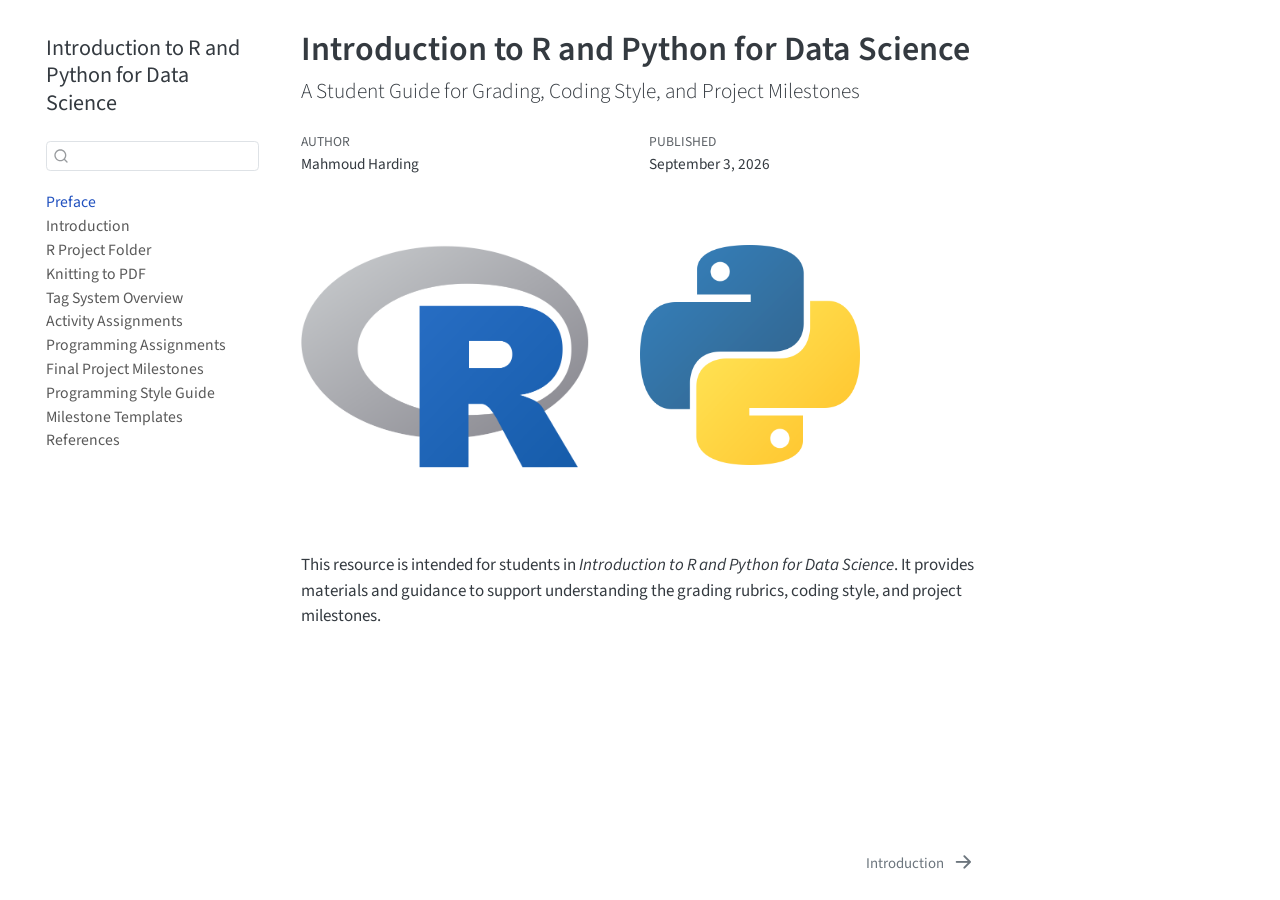
<file: docs/index.html>
<!DOCTYPE html>
<html xmlns="http://www.w3.org/1999/xhtml" lang="en" xml:lang="en"><head>

<meta charset="utf-8">
<meta name="generator" content="quarto-1.9.38">

<meta name="viewport" content="width=device-width, initial-scale=1.0, user-scalable=yes">

<meta name="author" content="Mahmoud Harding">
<meta name="dcterms.date" content="2026-09-03">

<title>Introduction to R and Python for Data Science</title>
<style>
/* Default styles provided by pandoc.
** See https://pandoc.org/MANUAL.html#variables-for-html for config info.
*/
code{white-space: pre-wrap;}
span.smallcaps{font-variant: small-caps;}
div.columns{display: flex; gap: min(4vw, 1.5em);}
div.column{flex: auto; overflow-x: auto;}
div.hanging-indent{margin-left: 1.5em; text-indent: -1.5em;}
ul.task-list{list-style: none;}
ul.task-list li input[type="checkbox"] {
  width: 0.8em;
  margin: 0 0.8em 0.2em -1em; /* quarto-specific, see https://github.com/quarto-dev/quarto-cli/issues/4556 */ 
  vertical-align: middle;
}
</style>


<script src="site_libs/quarto-nav/quarto-nav.js"></script>
<script src="site_libs/quarto-nav/headroom.min.js"></script>
<script src="site_libs/clipboard/clipboard.min.js"></script>
<script src="site_libs/quarto-search/autocomplete.umd.js"></script>
<script src="site_libs/quarto-search/fuse.min.js"></script>
<script src="site_libs/quarto-search/quarto-search.js"></script>
<meta name="quarto:offset" content="./">
<link href="./intro.html" rel="next">
<script src="site_libs/quarto-html/quarto.js" type="module"></script>
<script src="site_libs/quarto-html/tabsets/tabsets.js" type="module"></script>
<script src="site_libs/quarto-html/popper.min.js"></script>
<script src="site_libs/quarto-html/tippy.umd.min.js"></script>
<script src="site_libs/quarto-html/anchor.min.js"></script>
<link href="site_libs/quarto-html/tippy.css" rel="stylesheet">
<link href="site_libs/quarto-html/quarto-syntax-highlighting-15634bcf2e68342d4ad2dfa704d543f6.css" rel="stylesheet" id="quarto-text-highlighting-styles">
<script src="site_libs/bootstrap/bootstrap.min.js"></script>
<link href="site_libs/bootstrap/bootstrap-icons.css" rel="stylesheet">
<link href="site_libs/bootstrap/bootstrap-5ccb035bea26c1e21f80f44cf7c27909.min.css" rel="stylesheet" append-hash="true" id="quarto-bootstrap" data-mode="light">
<script id="quarto-search-options" type="application/json">{
  "location": "sidebar",
  "copy-button": false,
  "collapse-after": 3,
  "panel-placement": "start",
  "type": "textbox",
  "limit": 50,
  "keyboard-shortcut": [
    "f",
    "/",
    "s"
  ],
  "show-item-context": false,
  "language": {
    "search-no-results-text": "No results",
    "search-matching-documents-text": "matching documents",
    "search-copy-link-title": "Copy link to search",
    "search-hide-matches-text": "Hide additional matches",
    "search-more-match-text": "more match in this document",
    "search-more-matches-text": "more matches in this document",
    "search-clear-button-title": "Clear",
    "search-text-placeholder": "",
    "search-detached-cancel-button-title": "Cancel",
    "search-submit-button-title": "Submit",
    "search-label": "Search"
  }
}</script>


<link rel="stylesheet" href="styles.css">
</head>

<body class="nav-sidebar floating quarto-light">

<div id="quarto-search-results"></div>
  <header id="quarto-header" class="headroom fixed-top">
  <nav class="quarto-secondary-nav">
    <div class="container-fluid d-flex">
      <button type="button" class="quarto-btn-toggle btn" data-bs-toggle="collapse" role="button" data-bs-target=".quarto-sidebar-collapse-item" aria-controls="quarto-sidebar" aria-expanded="false" aria-label="Toggle sidebar navigation" onclick="if (window.quartoToggleHeadroom) { window.quartoToggleHeadroom(); }">
        <i class="bi bi-layout-text-sidebar-reverse"></i>
      </button>
        <nav class="quarto-page-breadcrumbs" aria-label="breadcrumb"><ol class="breadcrumb"><li class="breadcrumb-item"><a href="./index.html"><span class="chapter-title">Preface</span></a></li></ol></nav>
        <a class="flex-grow-1" role="navigation" data-bs-toggle="collapse" data-bs-target=".quarto-sidebar-collapse-item" aria-controls="quarto-sidebar" aria-expanded="false" aria-label="Toggle sidebar navigation" onclick="if (window.quartoToggleHeadroom) { window.quartoToggleHeadroom(); }">      
        </a>
      <button type="button" class="btn quarto-search-button" aria-label="Search" onclick="window.quartoOpenSearch();">
        <i class="bi bi-search"></i>
      </button>
    </div>
  </nav>
</header>
<!-- content -->
<div id="quarto-content" class="quarto-container page-columns page-rows-contents page-layout-article">
<!-- sidebar -->
  <nav id="quarto-sidebar" class="sidebar collapse collapse-horizontal quarto-sidebar-collapse-item sidebar-navigation floating overflow-auto">
    <div class="pt-lg-2 mt-2 text-left sidebar-header">
    <div class="sidebar-title mb-0 py-0">
      <a href="./">Introduction to R and Python for Data Science</a> 
    </div>
      </div>
        <div class="mt-2 flex-shrink-0 align-items-center">
        <div class="sidebar-search">
        <div id="quarto-search" class="" title="Search"></div>
        </div>
        </div>
    <div class="sidebar-menu-container"> 
    <ul class="list-unstyled mt-1">
        <li class="sidebar-item">
  <div class="sidebar-item-container"> 
  <a href="./index.html" class="sidebar-item-text sidebar-link active"><span class="chapter-title">Preface</span></a>
  </div>
</li>
        <li class="sidebar-item">
  <div class="sidebar-item-container"> 
  <a href="./intro.html" class="sidebar-item-text sidebar-link"><span class="chapter-title">Introduction</span></a>
  </div>
</li>
        <li class="sidebar-item">
  <div class="sidebar-item-container"> 
  <a href="./rproj.html" class="sidebar-item-text sidebar-link"><span class="chapter-title">R Project Folder</span></a>
  </div>
</li>
        <li class="sidebar-item">
  <div class="sidebar-item-container"> 
  <a href="./knitting.html" class="sidebar-item-text sidebar-link"><span class="chapter-title">Knitting to PDF</span></a>
  </div>
</li>
        <li class="sidebar-item">
  <div class="sidebar-item-container"> 
  <a href="./tags.html" class="sidebar-item-text sidebar-link"><span class="chapter-title">Tag System Overview</span></a>
  </div>
</li>
        <li class="sidebar-item">
  <div class="sidebar-item-container"> 
  <a href="./moodle.html" class="sidebar-item-text sidebar-link"><span class="chapter-title">Activity Assignments</span></a>
  </div>
</li>
        <li class="sidebar-item">
  <div class="sidebar-item-container"> 
  <a href="./programming.html" class="sidebar-item-text sidebar-link"><span class="chapter-title">Programming Assignments</span></a>
  </div>
</li>
        <li class="sidebar-item">
  <div class="sidebar-item-container"> 
  <a href="./milestones.html" class="sidebar-item-text sidebar-link"><span class="chapter-title">Final Project Milestones</span></a>
  </div>
</li>
        <li class="sidebar-item">
  <div class="sidebar-item-container"> 
  <a href="./coding_style.html" class="sidebar-item-text sidebar-link"><span class="chapter-title">Programming Style Guide</span></a>
  </div>
</li>
        <li class="sidebar-item">
  <div class="sidebar-item-container"> 
  <a href="./templates.html" class="sidebar-item-text sidebar-link"><span class="chapter-title">Milestone Templates</span></a>
  </div>
</li>
        <li class="sidebar-item">
  <div class="sidebar-item-container"> 
  <a href="./references.html" class="sidebar-item-text sidebar-link"><span class="chapter-title">References</span></a>
  </div>
</li>
    </ul>
    </div>
</nav>
<div id="quarto-sidebar-glass" class="quarto-sidebar-collapse-item" data-bs-toggle="collapse" data-bs-target=".quarto-sidebar-collapse-item"></div>
<!-- margin-sidebar -->
    <div id="quarto-margin-sidebar" class="sidebar margin-sidebar zindex-bottom">
        
    </div>
<!-- main -->
<main class="content" id="quarto-document-content">

<header id="title-block-header" class="quarto-title-block default">
<div class="quarto-title">
<h1 class="title">Introduction to R and Python for Data Science</h1>
<p class="subtitle lead">A Student Guide for Grading, Coding Style, and Project Milestones</p>
</div>



<div class="quarto-title-meta">

    <div>
    <div class="quarto-title-meta-heading">Author</div>
    <div class="quarto-title-meta-contents">
             <p>Mahmoud Harding </p>
          </div>
  </div>
    
    <div>
    <div class="quarto-title-meta-heading">Published</div>
    <div class="quarto-title-meta-contents">
      <p class="date">September 3, 2026</p>
    </div>
  </div>
  
    
  </div>
  


</header>


<div class="image-row">
<div class="columns">
<div class="column" style="width:50%;">
<p><img src="images/r-logo.png" class="img-fluid" style="width:85.0%"></p>
</div><div class="column" style="width:50%;">
<p><img src="images/python-logo.png" class="img-fluid" style="width:65.0%"></p>
</div>
</div>
</div>
<p>This resource is intended for students in <em>Introduction to R and Python for Data Science</em>. It provides materials and guidance to support understanding the grading rubrics, coding style, and project milestones.</p>



</main> <!-- /main -->
<script id="quarto-html-after-body" type="application/javascript">
  window.document.addEventListener("DOMContentLoaded", function (event) {
    const icon = "";
    const anchorJS = new window.AnchorJS();
    anchorJS.options = {
      placement: 'right',
      icon: icon
    };
    anchorJS.add('.anchored');
    const isCodeAnnotation = (el) => {
      for (const clz of el.classList) {
        if (clz.startsWith('code-annotation-')) {                     
          return true;
        }
      }
      return false;
    }
    const onCopySuccess = function(e) {
      // button target
      const button = e.trigger;
      // don't keep focus
      button.blur();
      // flash "checked"
      button.classList.add('code-copy-button-checked');
      var currentTitle = button.getAttribute("title");
      button.setAttribute("title", "Copied!");
      let tooltip;
      if (window.bootstrap) {
        button.setAttribute("data-bs-toggle", "tooltip");
        button.setAttribute("data-bs-placement", "left");
        button.setAttribute("data-bs-title", "Copied!");
        tooltip = new bootstrap.Tooltip(button, 
          { trigger: "manual", 
            customClass: "code-copy-button-tooltip",
            offset: [0, -8]});
        tooltip.show();    
      }
      setTimeout(function() {
        if (tooltip) {
          tooltip.hide();
          button.removeAttribute("data-bs-title");
          button.removeAttribute("data-bs-toggle");
          button.removeAttribute("data-bs-placement");
        }
        button.setAttribute("title", currentTitle);
        button.classList.remove('code-copy-button-checked');
      }, 1000);
      // clear code selection
      e.clearSelection();
    }
    const getTextToCopy = function(trigger) {
      const outerScaffold = trigger.parentElement.cloneNode(true);
      const codeEl = outerScaffold.querySelector('code');
      for (const childEl of codeEl.children) {
        if (isCodeAnnotation(childEl)) {
          childEl.remove();
        }
      }
      return codeEl.innerText;
    }
    const clipboard = new window.ClipboardJS('.code-copy-button:not([data-in-quarto-modal])', {
      text: getTextToCopy
    });
    clipboard.on('success', onCopySuccess);
    if (window.document.getElementById('quarto-embedded-source-code-modal')) {
      const clipboardModal = new window.ClipboardJS('.code-copy-button[data-in-quarto-modal]', {
        text: getTextToCopy,
        container: window.document.getElementById('quarto-embedded-source-code-modal')
      });
      clipboardModal.on('success', onCopySuccess);
    }
      var localhostRegex = new RegExp(/^(?:http|https):\/\/localhost\:?[0-9]*\//);
      var mailtoRegex = new RegExp(/^mailto:/);
        var filterRegex = new RegExp('/' + window.location.host + '/');
      var isInternal = (href) => {
          return filterRegex.test(href) || localhostRegex.test(href) || mailtoRegex.test(href);
      }
      // Inspect non-navigation links and adorn them if external
     var links = window.document.querySelectorAll('a[href]:not(.nav-link):not(.navbar-brand):not(.toc-action):not(.sidebar-link):not(.sidebar-item-toggle):not(.pagination-link):not(.no-external):not([aria-hidden]):not(.dropdown-item):not(.quarto-navigation-tool):not(.about-link)');
      for (var i=0; i<links.length; i++) {
        const link = links[i];
        if (!isInternal(link.href)) {
          // undo the damage that might have been done by quarto-nav.js in the case of
          // links that we want to consider external
          if (link.dataset.originalHref !== undefined) {
            link.href = link.dataset.originalHref;
          }
        }
      }
    function tippyHover(el, contentFn, onTriggerFn, onUntriggerFn) {
      const config = {
        allowHTML: true,
        maxWidth: 500,
        delay: 100,
        arrow: false,
        appendTo: function(el) {
            return el.parentElement;
        },
        interactive: true,
        interactiveBorder: 10,
        theme: 'quarto',
        placement: 'bottom-start',
      };
      if (contentFn) {
        config.content = contentFn;
      }
      if (onTriggerFn) {
        config.onTrigger = onTriggerFn;
      }
      if (onUntriggerFn) {
        config.onUntrigger = onUntriggerFn;
      }
      window.tippy(el, config); 
    }
    const noterefs = window.document.querySelectorAll('a[role="doc-noteref"]');
    for (var i=0; i<noterefs.length; i++) {
      const ref = noterefs[i];
      tippyHover(ref, function() {
        // use id or data attribute instead here
        let href = ref.getAttribute('data-footnote-href') || ref.getAttribute('href');
        try { href = new URL(href).hash; } catch {}
        const id = href.replace(/^#\/?/, "");
        const note = window.document.getElementById(id);
        if (note) {
          return note.innerHTML;
        } else {
          return "";
        }
      });
    }
    const xrefs = window.document.querySelectorAll('a.quarto-xref');
    const processXRef = (id, note) => {
      // Strip column container classes
      const stripColumnClz = (el) => {
        el.classList.remove("page-full", "page-columns");
        if (el.children) {
          for (const child of el.children) {
            stripColumnClz(child);
          }
        }
      }
      stripColumnClz(note)
      if (id === null || id.startsWith('sec-')) {
        // Special case sections, only their first couple elements
        const container = document.createElement("div");
        if (note.children && note.children.length > 2) {
          container.appendChild(note.children[0].cloneNode(true));
          for (let i = 1; i < note.children.length; i++) {
            const child = note.children[i];
            if (child.tagName === "P" && child.innerText === "") {
              continue;
            } else {
              container.appendChild(child.cloneNode(true));
              break;
            }
          }
          if (window.Quarto?.typesetMath) {
            window.Quarto.typesetMath(container);
          }
          return container.innerHTML
        } else {
          if (window.Quarto?.typesetMath) {
            window.Quarto.typesetMath(note);
          }
          return note.innerHTML;
        }
      } else {
        // Remove any anchor links if they are present
        const anchorLink = note.querySelector('a.anchorjs-link');
        if (anchorLink) {
          anchorLink.remove();
        }
        if (window.Quarto?.typesetMath) {
          window.Quarto.typesetMath(note);
        }
        if (note.classList.contains("callout")) {
          return note.outerHTML;
        } else {
          return note.innerHTML;
        }
      }
    }
    for (var i=0; i<xrefs.length; i++) {
      const xref = xrefs[i];
      tippyHover(xref, undefined, function(instance) {
        instance.disable();
        let url = xref.getAttribute('href');
        let hash = undefined; 
        if (url.startsWith('#')) {
          hash = url;
        } else {
          try { hash = new URL(url).hash; } catch {}
        }
        if (hash) {
          const id = hash.replace(/^#\/?/, "");
          const note = window.document.getElementById(id);
          if (note !== null) {
            try {
              const html = processXRef(id, note.cloneNode(true));
              instance.setContent(html);
            } finally {
              instance.enable();
              instance.show();
            }
          } else {
            // See if we can fetch this
            fetch(url.split('#')[0])
            .then(res => res.text())
            .then(html => {
              const parser = new DOMParser();
              const htmlDoc = parser.parseFromString(html, "text/html");
              const note = htmlDoc.getElementById(id);
              if (note !== null) {
                const html = processXRef(id, note);
                instance.setContent(html);
              } 
            }).finally(() => {
              instance.enable();
              instance.show();
            });
          }
        } else {
          // See if we can fetch a full url (with no hash to target)
          // This is a special case and we should probably do some content thinning / targeting
          fetch(url)
          .then(res => res.text())
          .then(html => {
            const parser = new DOMParser();
            const htmlDoc = parser.parseFromString(html, "text/html");
            const note = htmlDoc.querySelector('main.content');
            if (note !== null) {
              // This should only happen for chapter cross references
              // (since there is no id in the URL)
              // remove the first header
              if (note.children.length > 0 && note.children[0].tagName === "HEADER") {
                note.children[0].remove();
              }
              const html = processXRef(null, note);
              instance.setContent(html);
            } 
          }).finally(() => {
            instance.enable();
            instance.show();
          });
        }
      }, function(instance) {
      });
    }
        let selectedAnnoteEl;
        const selectorForAnnotation = ( cell, annotation) => {
          let cellAttr = 'data-code-cell="' + cell + '"';
          let lineAttr = 'data-code-annotation="' +  annotation + '"';
          const selector = 'span[' + cellAttr + '][' + lineAttr + ']';
          return selector;
        }
        const selectCodeLines = (annoteEl) => {
          const doc = window.document;
          const targetCell = annoteEl.getAttribute("data-target-cell");
          const targetAnnotation = annoteEl.getAttribute("data-target-annotation");
          const annoteSpan = window.document.querySelector(selectorForAnnotation(targetCell, targetAnnotation));
          const lines = annoteSpan.getAttribute("data-code-lines").split(",");
          const lineIds = lines.map((line) => {
            return targetCell + "-" + line;
          })
          let top = null;
          let height = null;
          let parent = null;
          if (lineIds.length > 0) {
              //compute the position of the single el (top and bottom and make a div)
              const el = window.document.getElementById(lineIds[0]);
              top = el.offsetTop;
              height = el.offsetHeight;
              parent = el.parentElement.parentElement;
            if (lineIds.length > 1) {
              const lastEl = window.document.getElementById(lineIds[lineIds.length - 1]);
              const bottom = lastEl.offsetTop + lastEl.offsetHeight;
              height = bottom - top;
            }
            if (top !== null && height !== null && parent !== null) {
              // cook up a div (if necessary) and position it 
              let div = window.document.getElementById("code-annotation-line-highlight");
              if (div === null) {
                div = window.document.createElement("div");
                div.setAttribute("id", "code-annotation-line-highlight");
                div.style.position = 'absolute';
                parent.appendChild(div);
              }
              div.style.top = top - 2 + "px";
              div.style.height = height + 4 + "px";
              div.style.left = 0;
              let gutterDiv = window.document.getElementById("code-annotation-line-highlight-gutter");
              if (gutterDiv === null) {
                gutterDiv = window.document.createElement("div");
                gutterDiv.setAttribute("id", "code-annotation-line-highlight-gutter");
                gutterDiv.style.position = 'absolute';
                const codeCell = window.document.getElementById(targetCell);
                const gutter = codeCell.querySelector('.code-annotation-gutter');
                gutter.appendChild(gutterDiv);
              }
              gutterDiv.style.top = top - 2 + "px";
              gutterDiv.style.height = height + 4 + "px";
            }
            selectedAnnoteEl = annoteEl;
          }
        };
        const unselectCodeLines = () => {
          const elementsIds = ["code-annotation-line-highlight", "code-annotation-line-highlight-gutter"];
          elementsIds.forEach((elId) => {
            const div = window.document.getElementById(elId);
            if (div) {
              div.remove();
            }
          });
          selectedAnnoteEl = undefined;
        };
          // Handle positioning of the toggle
      window.addEventListener(
        "resize",
        throttle(() => {
          elRect = undefined;
          if (selectedAnnoteEl) {
            selectCodeLines(selectedAnnoteEl);
          }
        }, 10)
      );
      function throttle(fn, ms) {
      let throttle = false;
      let timer;
        return (...args) => {
          if(!throttle) { // first call gets through
              fn.apply(this, args);
              throttle = true;
          } else { // all the others get throttled
              if(timer) clearTimeout(timer); // cancel #2
              timer = setTimeout(() => {
                fn.apply(this, args);
                timer = throttle = false;
              }, ms);
          }
        };
      }
        // Attach click handler to the DT
        const annoteDls = window.document.querySelectorAll('dt[data-target-cell]');
        for (const annoteDlNode of annoteDls) {
          annoteDlNode.addEventListener('click', (event) => {
            const clickedEl = event.target;
            if (clickedEl !== selectedAnnoteEl) {
              unselectCodeLines();
              const activeEl = window.document.querySelector('dt[data-target-cell].code-annotation-active');
              if (activeEl) {
                activeEl.classList.remove('code-annotation-active');
              }
              selectCodeLines(clickedEl);
              clickedEl.classList.add('code-annotation-active');
            } else {
              // Unselect the line
              unselectCodeLines();
              clickedEl.classList.remove('code-annotation-active');
            }
          });
        }
    const findCites = (el) => {
      const parentEl = el.parentElement;
      if (parentEl) {
        const cites = parentEl.dataset.cites;
        if (cites) {
          return {
            el,
            cites: cites.split(' ')
          };
        } else {
          return findCites(el.parentElement)
        }
      } else {
        return undefined;
      }
    };
    var bibliorefs = window.document.querySelectorAll('a[role="doc-biblioref"]');
    for (var i=0; i<bibliorefs.length; i++) {
      const ref = bibliorefs[i];
      const citeInfo = findCites(ref);
      if (citeInfo) {
        tippyHover(citeInfo.el, function() {
          var popup = window.document.createElement('div');
          citeInfo.cites.forEach(function(cite) {
            var citeDiv = window.document.createElement('div');
            citeDiv.classList.add('hanging-indent');
            citeDiv.classList.add('csl-entry');
            var biblioDiv = window.document.getElementById('ref-' + cite);
            if (biblioDiv) {
              citeDiv.innerHTML = biblioDiv.innerHTML;
            }
            popup.appendChild(citeDiv);
          });
          return popup.innerHTML;
        });
      }
    }
  });
  </script>
<nav class="page-navigation">
  <div class="nav-page nav-page-previous">
  </div>
  <div class="nav-page nav-page-next">
      <a href="./intro.html" class="pagination-link" aria-label="Introduction">
        <span class="nav-page-text"><span class="chapter-title">Introduction</span></span> <i class="bi bi-arrow-right-short"></i>
      </a>
  </div>
</nav>
</div> <!-- /content -->




</body></html>
</file>
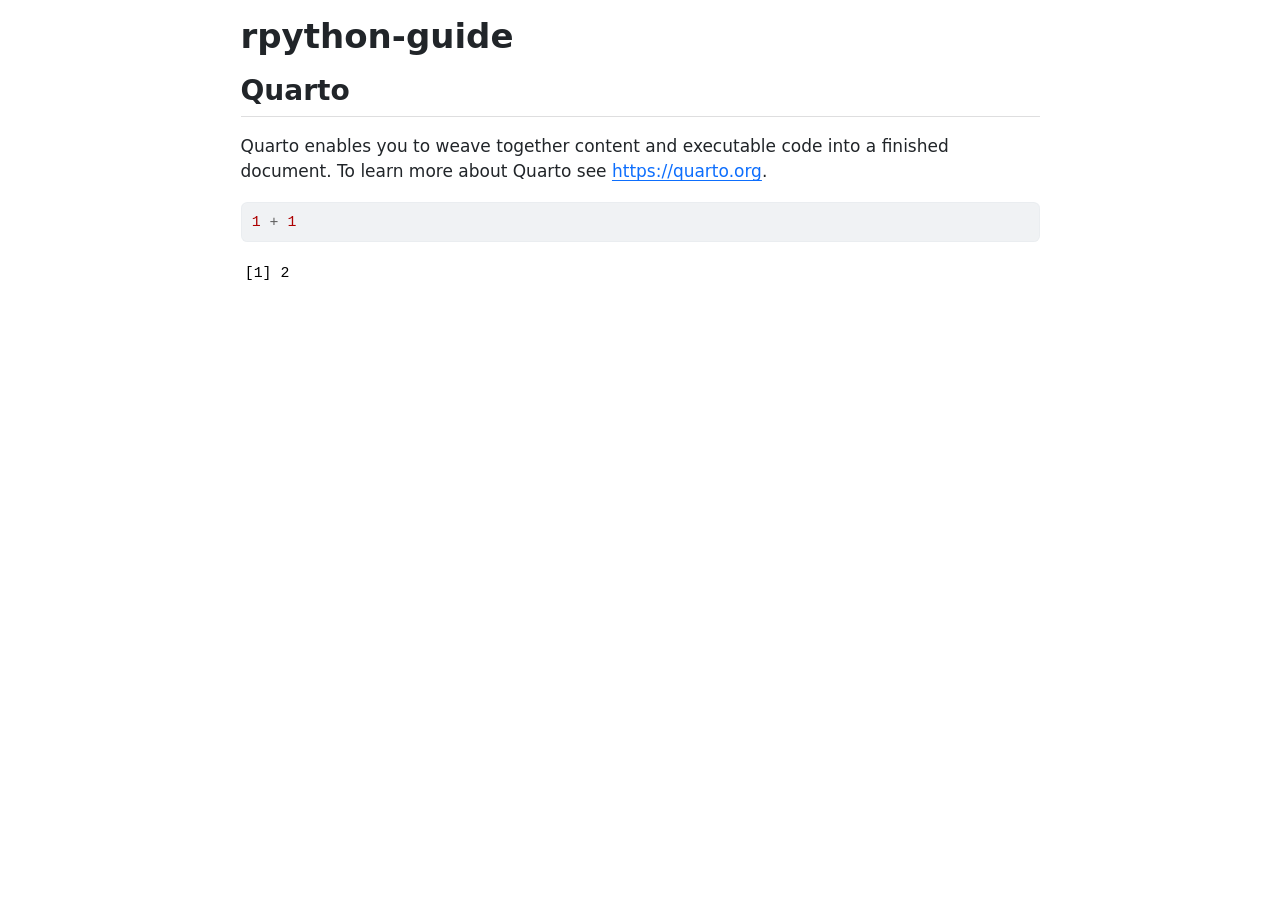
<file: rpython-guide.html>
<!DOCTYPE html>
<html xmlns="http://www.w3.org/1999/xhtml" lang="en" xml:lang="en"><head>

<meta charset="utf-8">
<meta name="generator" content="quarto-1.6.42">

<meta name="viewport" content="width=device-width, initial-scale=1.0, user-scalable=yes">


<title>rpython-guide</title>
<style>
code{white-space: pre-wrap;}
span.smallcaps{font-variant: small-caps;}
div.columns{display: flex; gap: min(4vw, 1.5em);}
div.column{flex: auto; overflow-x: auto;}
div.hanging-indent{margin-left: 1.5em; text-indent: -1.5em;}
ul.task-list{list-style: none;}
ul.task-list li input[type="checkbox"] {
  width: 0.8em;
  margin: 0 0.8em 0.2em -1em; /* quarto-specific, see https://github.com/quarto-dev/quarto-cli/issues/4556 */ 
  vertical-align: middle;
}
/* CSS for syntax highlighting */
pre > code.sourceCode { white-space: pre; position: relative; }
pre > code.sourceCode > span { line-height: 1.25; }
pre > code.sourceCode > span:empty { height: 1.2em; }
.sourceCode { overflow: visible; }
code.sourceCode > span { color: inherit; text-decoration: inherit; }
div.sourceCode { margin: 1em 0; }
pre.sourceCode { margin: 0; }
@media screen {
div.sourceCode { overflow: auto; }
}
@media print {
pre > code.sourceCode { white-space: pre-wrap; }
pre > code.sourceCode > span { display: inline-block; text-indent: -5em; padding-left: 5em; }
}
pre.numberSource code
  { counter-reset: source-line 0; }
pre.numberSource code > span
  { position: relative; left: -4em; counter-increment: source-line; }
pre.numberSource code > span > a:first-child::before
  { content: counter(source-line);
    position: relative; left: -1em; text-align: right; vertical-align: baseline;
    border: none; display: inline-block;
    -webkit-touch-callout: none; -webkit-user-select: none;
    -khtml-user-select: none; -moz-user-select: none;
    -ms-user-select: none; user-select: none;
    padding: 0 4px; width: 4em;
  }
pre.numberSource { margin-left: 3em;  padding-left: 4px; }
div.sourceCode
  {   }
@media screen {
pre > code.sourceCode > span > a:first-child::before { text-decoration: underline; }
}
</style>


<script src="rpython-guide_files/libs/clipboard/clipboard.min.js"></script>
<script src="rpython-guide_files/libs/quarto-html/quarto.js"></script>
<script src="rpython-guide_files/libs/quarto-html/popper.min.js"></script>
<script src="rpython-guide_files/libs/quarto-html/tippy.umd.min.js"></script>
<script src="rpython-guide_files/libs/quarto-html/anchor.min.js"></script>
<link href="rpython-guide_files/libs/quarto-html/tippy.css" rel="stylesheet">
<link href="rpython-guide_files/libs/quarto-html/quarto-syntax-highlighting-2f5df379a58b258e96c21c0638c20c03.css" rel="stylesheet" id="quarto-text-highlighting-styles">
<script src="rpython-guide_files/libs/bootstrap/bootstrap.min.js"></script>
<link href="rpython-guide_files/libs/bootstrap/bootstrap-icons.css" rel="stylesheet">
<link href="rpython-guide_files/libs/bootstrap/bootstrap-c0367b04c37547644fece4185067e4a7.min.css" rel="stylesheet" append-hash="true" id="quarto-bootstrap" data-mode="light">


</head>

<body class="fullcontent">

<div id="quarto-content" class="page-columns page-rows-contents page-layout-article">

<main class="content" id="quarto-document-content">

<header id="title-block-header" class="quarto-title-block default">
<div class="quarto-title">
<h1 class="title">rpython-guide</h1>
</div>



<div class="quarto-title-meta">

    
  
    
  </div>
  


</header>


<section id="quarto" class="level2">
<h2 class="anchored" data-anchor-id="quarto">Quarto</h2>
<p>Quarto enables you to weave together content and executable code into a finished document. To learn more about Quarto see <a href="https://quarto.org" class="uri">https://quarto.org</a>.</p>
<div class="cell">
<div class="sourceCode cell-code" id="cb1"><pre class="sourceCode r code-with-copy"><code class="sourceCode r"><span id="cb1-1"><a href="#cb1-1" aria-hidden="true" tabindex="-1"></a><span class="dv">1</span> <span class="sc">+</span> <span class="dv">1</span></span></code><button title="Copy to Clipboard" class="code-copy-button"><i class="bi"></i></button></pre></div>
<div class="cell-output cell-output-stdout">
<pre><code>[1] 2</code></pre>
</div>
</div>
</section>

</main>
<!-- /main column -->
<script id="quarto-html-after-body" type="application/javascript">
window.document.addEventListener("DOMContentLoaded", function (event) {
  const toggleBodyColorMode = (bsSheetEl) => {
    const mode = bsSheetEl.getAttribute("data-mode");
    const bodyEl = window.document.querySelector("body");
    if (mode === "dark") {
      bodyEl.classList.add("quarto-dark");
      bodyEl.classList.remove("quarto-light");
    } else {
      bodyEl.classList.add("quarto-light");
      bodyEl.classList.remove("quarto-dark");
    }
  }
  const toggleBodyColorPrimary = () => {
    const bsSheetEl = window.document.querySelector("link#quarto-bootstrap");
    if (bsSheetEl) {
      toggleBodyColorMode(bsSheetEl);
    }
  }
  toggleBodyColorPrimary();  
  const icon = "";
  const anchorJS = new window.AnchorJS();
  anchorJS.options = {
    placement: 'right',
    icon: icon
  };
  anchorJS.add('.anchored');
  const isCodeAnnotation = (el) => {
    for (const clz of el.classList) {
      if (clz.startsWith('code-annotation-')) {                     
        return true;
      }
    }
    return false;
  }
  const onCopySuccess = function(e) {
    // button target
    const button = e.trigger;
    // don't keep focus
    button.blur();
    // flash "checked"
    button.classList.add('code-copy-button-checked');
    var currentTitle = button.getAttribute("title");
    button.setAttribute("title", "Copied!");
    let tooltip;
    if (window.bootstrap) {
      button.setAttribute("data-bs-toggle", "tooltip");
      button.setAttribute("data-bs-placement", "left");
      button.setAttribute("data-bs-title", "Copied!");
      tooltip = new bootstrap.Tooltip(button, 
        { trigger: "manual", 
          customClass: "code-copy-button-tooltip",
          offset: [0, -8]});
      tooltip.show();    
    }
    setTimeout(function() {
      if (tooltip) {
        tooltip.hide();
        button.removeAttribute("data-bs-title");
        button.removeAttribute("data-bs-toggle");
        button.removeAttribute("data-bs-placement");
      }
      button.setAttribute("title", currentTitle);
      button.classList.remove('code-copy-button-checked');
    }, 1000);
    // clear code selection
    e.clearSelection();
  }
  const getTextToCopy = function(trigger) {
      const codeEl = trigger.previousElementSibling.cloneNode(true);
      for (const childEl of codeEl.children) {
        if (isCodeAnnotation(childEl)) {
          childEl.remove();
        }
      }
      return codeEl.innerText;
  }
  const clipboard = new window.ClipboardJS('.code-copy-button:not([data-in-quarto-modal])', {
    text: getTextToCopy
  });
  clipboard.on('success', onCopySuccess);
  if (window.document.getElementById('quarto-embedded-source-code-modal')) {
    const clipboardModal = new window.ClipboardJS('.code-copy-button[data-in-quarto-modal]', {
      text: getTextToCopy,
      container: window.document.getElementById('quarto-embedded-source-code-modal')
    });
    clipboardModal.on('success', onCopySuccess);
  }
    var localhostRegex = new RegExp(/^(?:http|https):\/\/localhost\:?[0-9]*\//);
    var mailtoRegex = new RegExp(/^mailto:/);
      var filterRegex = new RegExp('/' + window.location.host + '/');
    var isInternal = (href) => {
        return filterRegex.test(href) || localhostRegex.test(href) || mailtoRegex.test(href);
    }
    // Inspect non-navigation links and adorn them if external
 	var links = window.document.querySelectorAll('a[href]:not(.nav-link):not(.navbar-brand):not(.toc-action):not(.sidebar-link):not(.sidebar-item-toggle):not(.pagination-link):not(.no-external):not([aria-hidden]):not(.dropdown-item):not(.quarto-navigation-tool):not(.about-link)');
    for (var i=0; i<links.length; i++) {
      const link = links[i];
      if (!isInternal(link.href)) {
        // undo the damage that might have been done by quarto-nav.js in the case of
        // links that we want to consider external
        if (link.dataset.originalHref !== undefined) {
          link.href = link.dataset.originalHref;
        }
      }
    }
  function tippyHover(el, contentFn, onTriggerFn, onUntriggerFn) {
    const config = {
      allowHTML: true,
      maxWidth: 500,
      delay: 100,
      arrow: false,
      appendTo: function(el) {
          return el.parentElement;
      },
      interactive: true,
      interactiveBorder: 10,
      theme: 'quarto',
      placement: 'bottom-start',
    };
    if (contentFn) {
      config.content = contentFn;
    }
    if (onTriggerFn) {
      config.onTrigger = onTriggerFn;
    }
    if (onUntriggerFn) {
      config.onUntrigger = onUntriggerFn;
    }
    window.tippy(el, config); 
  }
  const noterefs = window.document.querySelectorAll('a[role="doc-noteref"]');
  for (var i=0; i<noterefs.length; i++) {
    const ref = noterefs[i];
    tippyHover(ref, function() {
      // use id or data attribute instead here
      let href = ref.getAttribute('data-footnote-href') || ref.getAttribute('href');
      try { href = new URL(href).hash; } catch {}
      const id = href.replace(/^#\/?/, "");
      const note = window.document.getElementById(id);
      if (note) {
        return note.innerHTML;
      } else {
        return "";
      }
    });
  }
  const xrefs = window.document.querySelectorAll('a.quarto-xref');
  const processXRef = (id, note) => {
    // Strip column container classes
    const stripColumnClz = (el) => {
      el.classList.remove("page-full", "page-columns");
      if (el.children) {
        for (const child of el.children) {
          stripColumnClz(child);
        }
      }
    }
    stripColumnClz(note)
    if (id === null || id.startsWith('sec-')) {
      // Special case sections, only their first couple elements
      const container = document.createElement("div");
      if (note.children && note.children.length > 2) {
        container.appendChild(note.children[0].cloneNode(true));
        for (let i = 1; i < note.children.length; i++) {
          const child = note.children[i];
          if (child.tagName === "P" && child.innerText === "") {
            continue;
          } else {
            container.appendChild(child.cloneNode(true));
            break;
          }
        }
        if (window.Quarto?.typesetMath) {
          window.Quarto.typesetMath(container);
        }
        return container.innerHTML
      } else {
        if (window.Quarto?.typesetMath) {
          window.Quarto.typesetMath(note);
        }
        return note.innerHTML;
      }
    } else {
      // Remove any anchor links if they are present
      const anchorLink = note.querySelector('a.anchorjs-link');
      if (anchorLink) {
        anchorLink.remove();
      }
      if (window.Quarto?.typesetMath) {
        window.Quarto.typesetMath(note);
      }
      if (note.classList.contains("callout")) {
        return note.outerHTML;
      } else {
        return note.innerHTML;
      }
    }
  }
  for (var i=0; i<xrefs.length; i++) {
    const xref = xrefs[i];
    tippyHover(xref, undefined, function(instance) {
      instance.disable();
      let url = xref.getAttribute('href');
      let hash = undefined; 
      if (url.startsWith('#')) {
        hash = url;
      } else {
        try { hash = new URL(url).hash; } catch {}
      }
      if (hash) {
        const id = hash.replace(/^#\/?/, "");
        const note = window.document.getElementById(id);
        if (note !== null) {
          try {
            const html = processXRef(id, note.cloneNode(true));
            instance.setContent(html);
          } finally {
            instance.enable();
            instance.show();
          }
        } else {
          // See if we can fetch this
          fetch(url.split('#')[0])
          .then(res => res.text())
          .then(html => {
            const parser = new DOMParser();
            const htmlDoc = parser.parseFromString(html, "text/html");
            const note = htmlDoc.getElementById(id);
            if (note !== null) {
              const html = processXRef(id, note);
              instance.setContent(html);
            } 
          }).finally(() => {
            instance.enable();
            instance.show();
          });
        }
      } else {
        // See if we can fetch a full url (with no hash to target)
        // This is a special case and we should probably do some content thinning / targeting
        fetch(url)
        .then(res => res.text())
        .then(html => {
          const parser = new DOMParser();
          const htmlDoc = parser.parseFromString(html, "text/html");
          const note = htmlDoc.querySelector('main.content');
          if (note !== null) {
            // This should only happen for chapter cross references
            // (since there is no id in the URL)
            // remove the first header
            if (note.children.length > 0 && note.children[0].tagName === "HEADER") {
              note.children[0].remove();
            }
            const html = processXRef(null, note);
            instance.setContent(html);
          } 
        }).finally(() => {
          instance.enable();
          instance.show();
        });
      }
    }, function(instance) {
    });
  }
      let selectedAnnoteEl;
      const selectorForAnnotation = ( cell, annotation) => {
        let cellAttr = 'data-code-cell="' + cell + '"';
        let lineAttr = 'data-code-annotation="' +  annotation + '"';
        const selector = 'span[' + cellAttr + '][' + lineAttr + ']';
        return selector;
      }
      const selectCodeLines = (annoteEl) => {
        const doc = window.document;
        const targetCell = annoteEl.getAttribute("data-target-cell");
        const targetAnnotation = annoteEl.getAttribute("data-target-annotation");
        const annoteSpan = window.document.querySelector(selectorForAnnotation(targetCell, targetAnnotation));
        const lines = annoteSpan.getAttribute("data-code-lines").split(",");
        const lineIds = lines.map((line) => {
          return targetCell + "-" + line;
        })
        let top = null;
        let height = null;
        let parent = null;
        if (lineIds.length > 0) {
            //compute the position of the single el (top and bottom and make a div)
            const el = window.document.getElementById(lineIds[0]);
            top = el.offsetTop;
            height = el.offsetHeight;
            parent = el.parentElement.parentElement;
          if (lineIds.length > 1) {
            const lastEl = window.document.getElementById(lineIds[lineIds.length - 1]);
            const bottom = lastEl.offsetTop + lastEl.offsetHeight;
            height = bottom - top;
          }
          if (top !== null && height !== null && parent !== null) {
            // cook up a div (if necessary) and position it 
            let div = window.document.getElementById("code-annotation-line-highlight");
            if (div === null) {
              div = window.document.createElement("div");
              div.setAttribute("id", "code-annotation-line-highlight");
              div.style.position = 'absolute';
              parent.appendChild(div);
            }
            div.style.top = top - 2 + "px";
            div.style.height = height + 4 + "px";
            div.style.left = 0;
            let gutterDiv = window.document.getElementById("code-annotation-line-highlight-gutter");
            if (gutterDiv === null) {
              gutterDiv = window.document.createElement("div");
              gutterDiv.setAttribute("id", "code-annotation-line-highlight-gutter");
              gutterDiv.style.position = 'absolute';
              const codeCell = window.document.getElementById(targetCell);
              const gutter = codeCell.querySelector('.code-annotation-gutter');
              gutter.appendChild(gutterDiv);
            }
            gutterDiv.style.top = top - 2 + "px";
            gutterDiv.style.height = height + 4 + "px";
          }
          selectedAnnoteEl = annoteEl;
        }
      };
      const unselectCodeLines = () => {
        const elementsIds = ["code-annotation-line-highlight", "code-annotation-line-highlight-gutter"];
        elementsIds.forEach((elId) => {
          const div = window.document.getElementById(elId);
          if (div) {
            div.remove();
          }
        });
        selectedAnnoteEl = undefined;
      };
        // Handle positioning of the toggle
    window.addEventListener(
      "resize",
      throttle(() => {
        elRect = undefined;
        if (selectedAnnoteEl) {
          selectCodeLines(selectedAnnoteEl);
        }
      }, 10)
    );
    function throttle(fn, ms) {
    let throttle = false;
    let timer;
      return (...args) => {
        if(!throttle) { // first call gets through
            fn.apply(this, args);
            throttle = true;
        } else { // all the others get throttled
            if(timer) clearTimeout(timer); // cancel #2
            timer = setTimeout(() => {
              fn.apply(this, args);
              timer = throttle = false;
            }, ms);
        }
      };
    }
      // Attach click handler to the DT
      const annoteDls = window.document.querySelectorAll('dt[data-target-cell]');
      for (const annoteDlNode of annoteDls) {
        annoteDlNode.addEventListener('click', (event) => {
          const clickedEl = event.target;
          if (clickedEl !== selectedAnnoteEl) {
            unselectCodeLines();
            const activeEl = window.document.querySelector('dt[data-target-cell].code-annotation-active');
            if (activeEl) {
              activeEl.classList.remove('code-annotation-active');
            }
            selectCodeLines(clickedEl);
            clickedEl.classList.add('code-annotation-active');
          } else {
            // Unselect the line
            unselectCodeLines();
            clickedEl.classList.remove('code-annotation-active');
          }
        });
      }
  const findCites = (el) => {
    const parentEl = el.parentElement;
    if (parentEl) {
      const cites = parentEl.dataset.cites;
      if (cites) {
        return {
          el,
          cites: cites.split(' ')
        };
      } else {
        return findCites(el.parentElement)
      }
    } else {
      return undefined;
    }
  };
  var bibliorefs = window.document.querySelectorAll('a[role="doc-biblioref"]');
  for (var i=0; i<bibliorefs.length; i++) {
    const ref = bibliorefs[i];
    const citeInfo = findCites(ref);
    if (citeInfo) {
      tippyHover(citeInfo.el, function() {
        var popup = window.document.createElement('div');
        citeInfo.cites.forEach(function(cite) {
          var citeDiv = window.document.createElement('div');
          citeDiv.classList.add('hanging-indent');
          citeDiv.classList.add('csl-entry');
          var biblioDiv = window.document.getElementById('ref-' + cite);
          if (biblioDiv) {
            citeDiv.innerHTML = biblioDiv.innerHTML;
          }
          popup.appendChild(citeDiv);
        });
        return popup.innerHTML;
      });
    }
  }
});
</script>
</div> <!-- /content -->




</body></html>
</file>
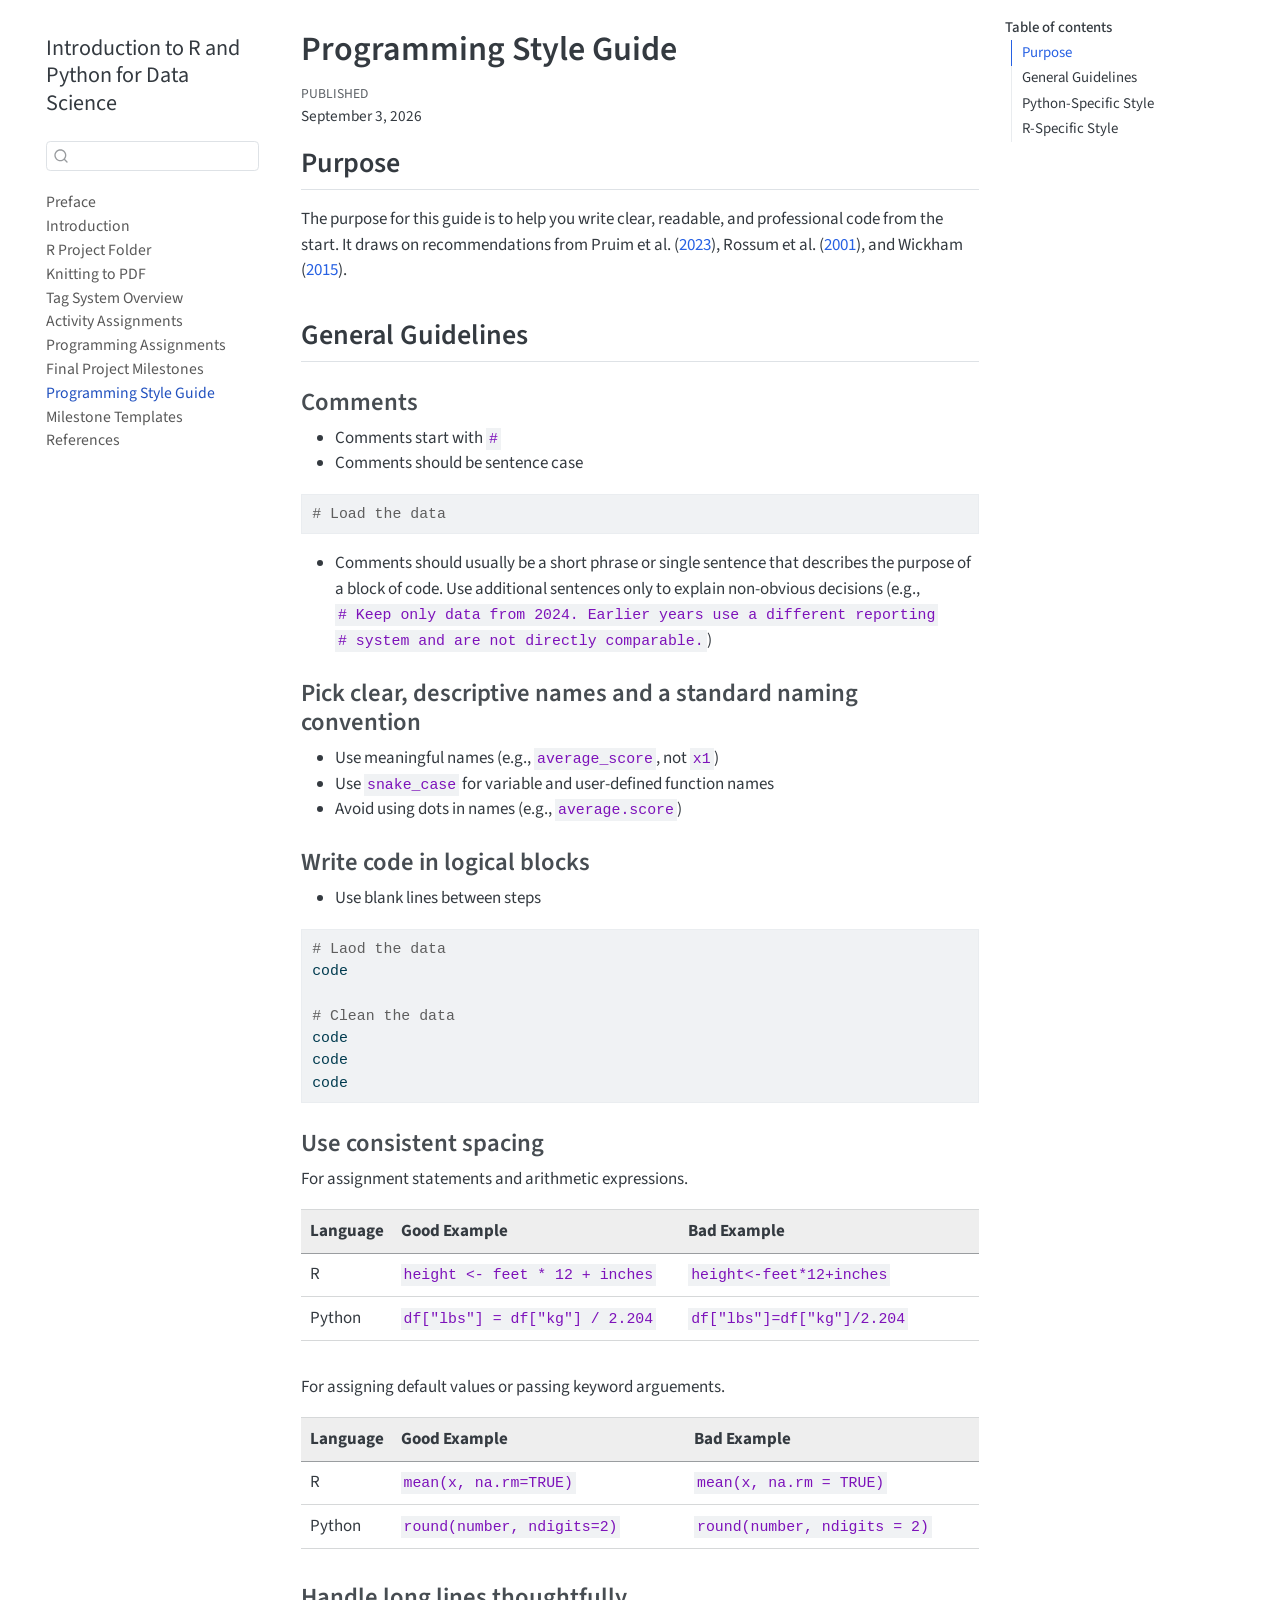
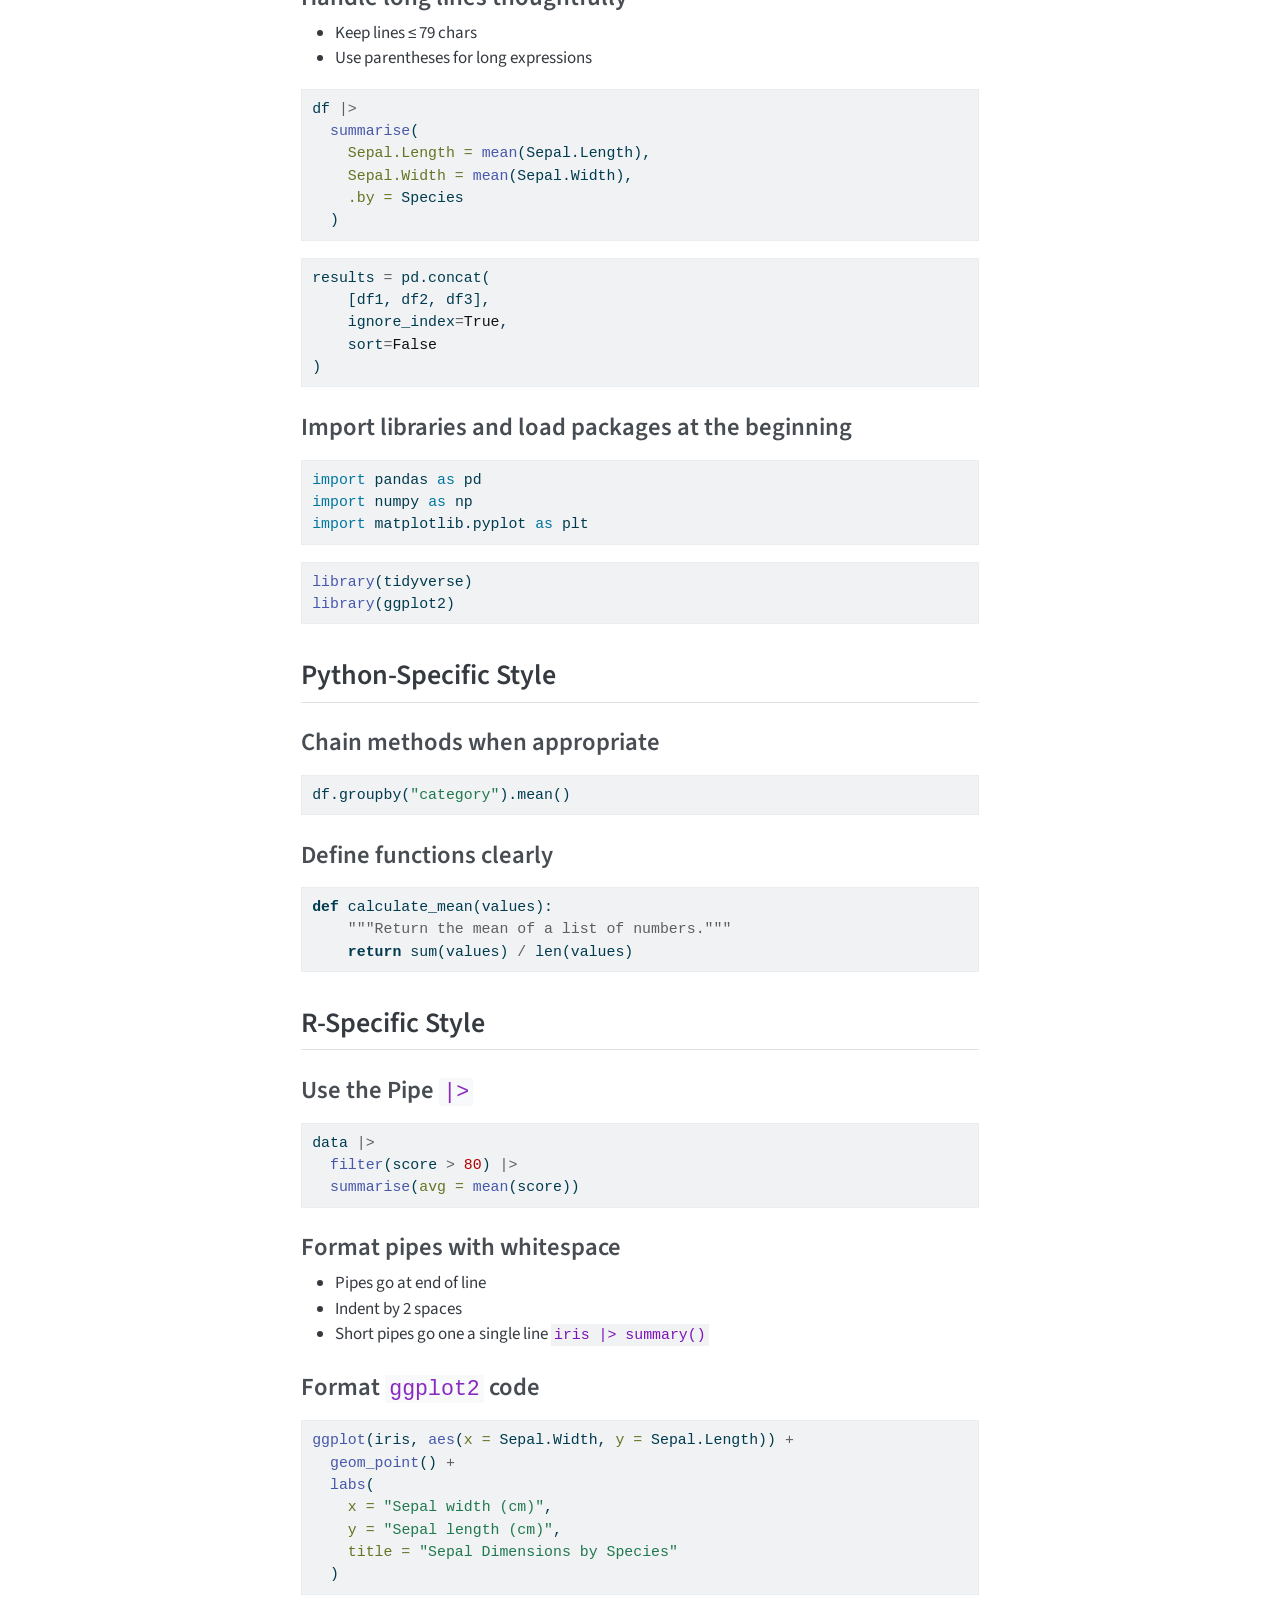
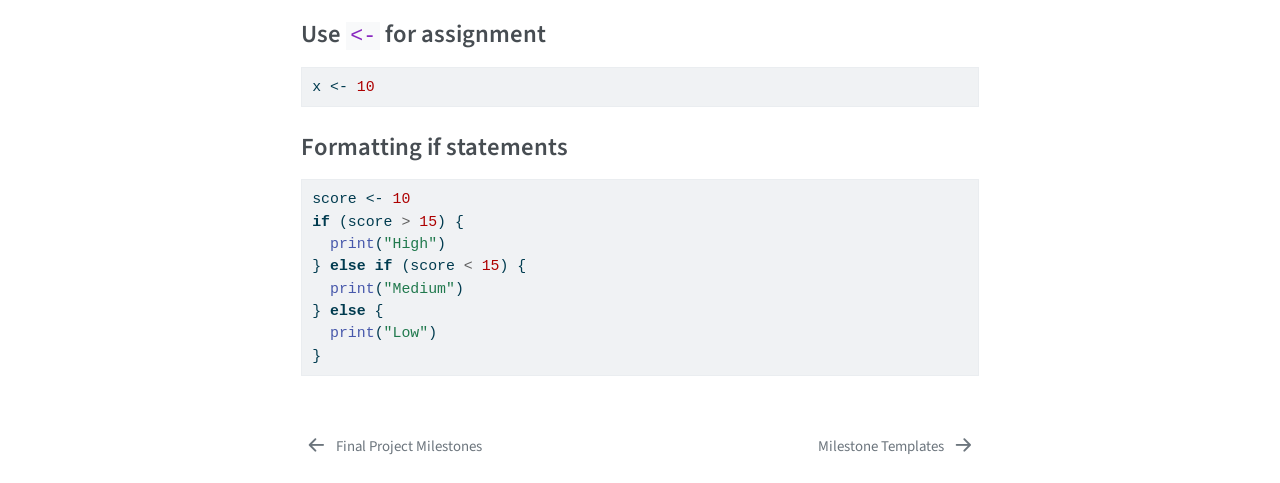
<file: docs/coding_style.html>
<!DOCTYPE html>
<html xmlns="http://www.w3.org/1999/xhtml" lang="en" xml:lang="en"><head>

<meta charset="utf-8">
<meta name="generator" content="quarto-1.9.38">

<meta name="viewport" content="width=device-width, initial-scale=1.0, user-scalable=yes">

<meta name="dcterms.date" content="2026-09-03">

<title>Programming Style Guide – Introduction to R and Python for Data Science</title>
<style>
/* Default styles provided by pandoc.
** See https://pandoc.org/MANUAL.html#variables-for-html for config info.
*/
code{white-space: pre-wrap;}
span.smallcaps{font-variant: small-caps;}
div.columns{display: flex; gap: min(4vw, 1.5em);}
div.column{flex: auto; overflow-x: auto;}
div.hanging-indent{margin-left: 1.5em; text-indent: -1.5em;}
ul.task-list{list-style: none;}
ul.task-list li input[type="checkbox"] {
  width: 0.8em;
  margin: 0 0.8em 0.2em -1em; /* quarto-specific, see https://github.com/quarto-dev/quarto-cli/issues/4556 */ 
  vertical-align: middle;
}
/* CSS for syntax highlighting */
html { -webkit-text-size-adjust: 100%; }
pre > code.sourceCode { white-space: pre; position: relative; }
pre > code.sourceCode > span { display: inline-block; line-height: 1.25; }
pre > code.sourceCode > span:empty { height: 1.2em; }
.sourceCode { overflow: visible; }
code.sourceCode > span { color: inherit; text-decoration: inherit; }
div.sourceCode { margin: 1em 0; }
pre.sourceCode { margin: 0; }
@media screen {
div.sourceCode { overflow: auto; }
}
@media print {
pre > code.sourceCode { white-space: pre-wrap; }
pre > code.sourceCode > span { text-indent: -5em; padding-left: 5em; }
}
pre.numberSource code
  { counter-reset: source-line 0; }
pre.numberSource code > span
  { position: relative; left: -4em; counter-increment: source-line; }
pre.numberSource code > span > a:first-child::before
  { content: counter(source-line);
    position: relative; left: -1em; text-align: right; vertical-align: baseline;
    border: none; display: inline-block;
    -webkit-touch-callout: none; -webkit-user-select: none;
    -khtml-user-select: none; -moz-user-select: none;
    -ms-user-select: none; user-select: none;
    padding: 0 4px; width: 4em;
  }
pre.numberSource { margin-left: 3em;  padding-left: 4px; }
div.sourceCode
  {   }
@media screen {
pre > code.sourceCode > span > a:first-child::before { text-decoration: underline; }
}
/* CSS for citations */
div.csl-bib-body { }
div.csl-entry {
  clear: both;
}
.hanging-indent div.csl-entry {
  margin-left:2em;
  text-indent:-2em;
}
div.csl-left-margin {
  min-width:2em;
  float:left;
}
div.csl-right-inline {
  margin-left:2em;
  padding-left:1em;
}
div.csl-indent {
  margin-left: 2em;
}</style>


<script src="site_libs/quarto-nav/quarto-nav.js"></script>
<script src="site_libs/quarto-nav/headroom.min.js"></script>
<script src="site_libs/clipboard/clipboard.min.js"></script>
<script src="site_libs/quarto-search/autocomplete.umd.js"></script>
<script src="site_libs/quarto-search/fuse.min.js"></script>
<script src="site_libs/quarto-search/quarto-search.js"></script>
<meta name="quarto:offset" content="./">
<link href="./templates.html" rel="next">
<link href="./milestones.html" rel="prev">
<script src="site_libs/quarto-html/quarto.js" type="module"></script>
<script src="site_libs/quarto-html/tabsets/tabsets.js" type="module"></script>
<script src="site_libs/quarto-html/popper.min.js"></script>
<script src="site_libs/quarto-html/tippy.umd.min.js"></script>
<script src="site_libs/quarto-html/anchor.min.js"></script>
<link href="site_libs/quarto-html/tippy.css" rel="stylesheet">
<link href="site_libs/quarto-html/quarto-syntax-highlighting-15634bcf2e68342d4ad2dfa704d543f6.css" rel="stylesheet" id="quarto-text-highlighting-styles">
<script src="site_libs/bootstrap/bootstrap.min.js"></script>
<link href="site_libs/bootstrap/bootstrap-icons.css" rel="stylesheet">
<link href="site_libs/bootstrap/bootstrap-5ccb035bea26c1e21f80f44cf7c27909.min.css" rel="stylesheet" append-hash="true" id="quarto-bootstrap" data-mode="light">
<script id="quarto-search-options" type="application/json">{
  "location": "sidebar",
  "copy-button": false,
  "collapse-after": 3,
  "panel-placement": "start",
  "type": "textbox",
  "limit": 50,
  "keyboard-shortcut": [
    "f",
    "/",
    "s"
  ],
  "show-item-context": false,
  "language": {
    "search-no-results-text": "No results",
    "search-matching-documents-text": "matching documents",
    "search-copy-link-title": "Copy link to search",
    "search-hide-matches-text": "Hide additional matches",
    "search-more-match-text": "more match in this document",
    "search-more-matches-text": "more matches in this document",
    "search-clear-button-title": "Clear",
    "search-text-placeholder": "",
    "search-detached-cancel-button-title": "Cancel",
    "search-submit-button-title": "Submit",
    "search-label": "Search"
  }
}</script>


<link rel="stylesheet" href="styles.css">
</head>

<body class="nav-sidebar floating quarto-light">

<div id="quarto-search-results"></div>
  <header id="quarto-header" class="headroom fixed-top">
  <nav class="quarto-secondary-nav">
    <div class="container-fluid d-flex">
      <button type="button" class="quarto-btn-toggle btn" data-bs-toggle="collapse" role="button" data-bs-target=".quarto-sidebar-collapse-item" aria-controls="quarto-sidebar" aria-expanded="false" aria-label="Toggle sidebar navigation" onclick="if (window.quartoToggleHeadroom) { window.quartoToggleHeadroom(); }">
        <i class="bi bi-layout-text-sidebar-reverse"></i>
      </button>
        <nav class="quarto-page-breadcrumbs" aria-label="breadcrumb"><ol class="breadcrumb"><li class="breadcrumb-item"><a href="./coding_style.html"><span class="chapter-title">Programming Style Guide</span></a></li></ol></nav>
        <a class="flex-grow-1" role="navigation" data-bs-toggle="collapse" data-bs-target=".quarto-sidebar-collapse-item" aria-controls="quarto-sidebar" aria-expanded="false" aria-label="Toggle sidebar navigation" onclick="if (window.quartoToggleHeadroom) { window.quartoToggleHeadroom(); }">      
        </a>
      <button type="button" class="btn quarto-search-button" aria-label="Search" onclick="window.quartoOpenSearch();">
        <i class="bi bi-search"></i>
      </button>
    </div>
  </nav>
</header>
<!-- content -->
<div id="quarto-content" class="quarto-container page-columns page-rows-contents page-layout-article">
<!-- sidebar -->
  <nav id="quarto-sidebar" class="sidebar collapse collapse-horizontal quarto-sidebar-collapse-item sidebar-navigation floating overflow-auto">
    <div class="pt-lg-2 mt-2 text-left sidebar-header">
    <div class="sidebar-title mb-0 py-0">
      <a href="./">Introduction to R and Python for Data Science</a> 
    </div>
      </div>
        <div class="mt-2 flex-shrink-0 align-items-center">
        <div class="sidebar-search">
        <div id="quarto-search" class="" title="Search"></div>
        </div>
        </div>
    <div class="sidebar-menu-container"> 
    <ul class="list-unstyled mt-1">
        <li class="sidebar-item">
  <div class="sidebar-item-container"> 
  <a href="./index.html" class="sidebar-item-text sidebar-link"><span class="chapter-title">Preface</span></a>
  </div>
</li>
        <li class="sidebar-item">
  <div class="sidebar-item-container"> 
  <a href="./intro.html" class="sidebar-item-text sidebar-link"><span class="chapter-title">Introduction</span></a>
  </div>
</li>
        <li class="sidebar-item">
  <div class="sidebar-item-container"> 
  <a href="./rproj.html" class="sidebar-item-text sidebar-link"><span class="chapter-title">R Project Folder</span></a>
  </div>
</li>
        <li class="sidebar-item">
  <div class="sidebar-item-container"> 
  <a href="./knitting.html" class="sidebar-item-text sidebar-link"><span class="chapter-title">Knitting to PDF</span></a>
  </div>
</li>
        <li class="sidebar-item">
  <div class="sidebar-item-container"> 
  <a href="./tags.html" class="sidebar-item-text sidebar-link"><span class="chapter-title">Tag System Overview</span></a>
  </div>
</li>
        <li class="sidebar-item">
  <div class="sidebar-item-container"> 
  <a href="./moodle.html" class="sidebar-item-text sidebar-link"><span class="chapter-title">Activity Assignments</span></a>
  </div>
</li>
        <li class="sidebar-item">
  <div class="sidebar-item-container"> 
  <a href="./programming.html" class="sidebar-item-text sidebar-link"><span class="chapter-title">Programming Assignments</span></a>
  </div>
</li>
        <li class="sidebar-item">
  <div class="sidebar-item-container"> 
  <a href="./milestones.html" class="sidebar-item-text sidebar-link"><span class="chapter-title">Final Project Milestones</span></a>
  </div>
</li>
        <li class="sidebar-item">
  <div class="sidebar-item-container"> 
  <a href="./coding_style.html" class="sidebar-item-text sidebar-link active"><span class="chapter-title">Programming Style Guide</span></a>
  </div>
</li>
        <li class="sidebar-item">
  <div class="sidebar-item-container"> 
  <a href="./templates.html" class="sidebar-item-text sidebar-link"><span class="chapter-title">Milestone Templates</span></a>
  </div>
</li>
        <li class="sidebar-item">
  <div class="sidebar-item-container"> 
  <a href="./references.html" class="sidebar-item-text sidebar-link"><span class="chapter-title">References</span></a>
  </div>
</li>
    </ul>
    </div>
</nav>
<div id="quarto-sidebar-glass" class="quarto-sidebar-collapse-item" data-bs-toggle="collapse" data-bs-target=".quarto-sidebar-collapse-item"></div>
<!-- margin-sidebar -->
    <div id="quarto-margin-sidebar" class="sidebar margin-sidebar">
        <nav id="TOC" role="doc-toc" class="toc-active">
    <h2 id="toc-title">Table of contents</h2>
   
  <ul>
  <li><a href="#purpose" id="toc-purpose" class="nav-link active" data-scroll-target="#purpose">Purpose</a></li>
  <li><a href="#general-guidelines" id="toc-general-guidelines" class="nav-link" data-scroll-target="#general-guidelines">General Guidelines</a>
  <ul>
  <li><a href="#comments" id="toc-comments" class="nav-link" data-scroll-target="#comments">Comments</a></li>
  <li><a href="#pick-clear-descriptive-names-and-a-standard-naming-convention" id="toc-pick-clear-descriptive-names-and-a-standard-naming-convention" class="nav-link" data-scroll-target="#pick-clear-descriptive-names-and-a-standard-naming-convention">Pick clear, descriptive names and a standard naming convention</a></li>
  <li><a href="#write-code-in-logical-blocks" id="toc-write-code-in-logical-blocks" class="nav-link" data-scroll-target="#write-code-in-logical-blocks">Write code in logical blocks</a></li>
  <li><a href="#use-consistent-spacing" id="toc-use-consistent-spacing" class="nav-link" data-scroll-target="#use-consistent-spacing">Use consistent spacing</a></li>
  <li><a href="#handle-long-lines-thoughtfully" id="toc-handle-long-lines-thoughtfully" class="nav-link" data-scroll-target="#handle-long-lines-thoughtfully">Handle long lines thoughtfully</a></li>
  <li><a href="#import-libraries-and-load-packages-at-the-beginning" id="toc-import-libraries-and-load-packages-at-the-beginning" class="nav-link" data-scroll-target="#import-libraries-and-load-packages-at-the-beginning">Import libraries and load packages at the beginning</a></li>
  </ul></li>
  <li><a href="#python-specific-style" id="toc-python-specific-style" class="nav-link" data-scroll-target="#python-specific-style">Python-Specific Style</a>
  <ul>
  <li><a href="#chain-methods-when-appropriate" id="toc-chain-methods-when-appropriate" class="nav-link" data-scroll-target="#chain-methods-when-appropriate">Chain methods when appropriate</a></li>
  <li><a href="#define-functions-clearly" id="toc-define-functions-clearly" class="nav-link" data-scroll-target="#define-functions-clearly">Define functions clearly</a></li>
  </ul></li>
  <li><a href="#r-specific-style" id="toc-r-specific-style" class="nav-link" data-scroll-target="#r-specific-style">R-Specific Style</a>
  <ul>
  <li><a href="#use-the-pipe" id="toc-use-the-pipe" class="nav-link" data-scroll-target="#use-the-pipe">Use the Pipe <code>|&gt;</code></a></li>
  <li><a href="#format-pipes-with-whitespace" id="toc-format-pipes-with-whitespace" class="nav-link" data-scroll-target="#format-pipes-with-whitespace">Format pipes with whitespace</a></li>
  <li><a href="#format-ggplot2-code" id="toc-format-ggplot2-code" class="nav-link" data-scroll-target="#format-ggplot2-code">Format <code>ggplot2</code> code</a></li>
  <li><a href="#use---for-assignment" id="toc-use---for-assignment" class="nav-link" data-scroll-target="#use---for-assignment">Use <code>&lt;-</code> for assignment</a></li>
  <li><a href="#formatting-if-statements" id="toc-formatting-if-statements" class="nav-link" data-scroll-target="#formatting-if-statements">Formatting if statements</a></li>
  </ul></li>
  </ul>
</nav>
    </div>
<!-- main -->
<main class="content" id="quarto-document-content">

<header id="title-block-header" class="quarto-title-block default">
<div class="quarto-title">
<h1 class="title"><span class="chapter-title">Programming Style Guide</span></h1>
</div>



<div class="quarto-title-meta">

    
    <div>
    <div class="quarto-title-meta-heading">Published</div>
    <div class="quarto-title-meta-contents">
      <p class="date">September 3, 2026</p>
    </div>
  </div>
  
    
  </div>
  


</header>


<section id="purpose" class="level2">
<h2 class="anchored" data-anchor-id="purpose">Purpose</h2>
<p>The purpose for this guide is to help you write clear, readable, and professional code from the start. It draws on recommendations from <span class="citation" data-cites="pruim2023fostering">Pruim et al. (<a href="references.html#ref-pruim2023fostering" role="doc-biblioref">2023</a>)</span>, <span class="citation" data-cites="vanrossum2001pep8">Rossum et al. (<a href="references.html#ref-vanrossum2001pep8" role="doc-biblioref">2001</a>)</span>, and <span class="citation" data-cites="wickham2015tidyverse">Wickham (<a href="references.html#ref-wickham2015tidyverse" role="doc-biblioref">2015</a>)</span>.</p>
</section>
<section id="general-guidelines" class="level2">
<h2 class="anchored" data-anchor-id="general-guidelines">General Guidelines</h2>
<section id="comments" class="level3">
<h3 class="anchored" data-anchor-id="comments">Comments</h3>
<ul>
<li>Comments start with <code>#</code></li>
<li>Comments should be sentence case</li>
</ul>
<div class="code-copy-outer-scaffold"><div class="sourceCode" id="cb1"><pre class="sourceCode python code-with-copy"><code class="sourceCode python"><span id="cb1-1"><a href="#cb1-1" aria-hidden="true" tabindex="-1"></a><span class="co"># Load the data</span></span></code></pre></div><button title="Copy to Clipboard" class="code-copy-button"><i class="bi"></i></button></div>
<ul>
<li>Comments should usually be a short phrase or single sentence that describes the purpose of a block of code. Use additional sentences only to explain non-obvious decisions (e.g., <code># Keep only data from 2024. Earlier years use a different reporting</code><br><code># system and are not directly comparable.</code>)</li>
</ul>
</section>
<section id="pick-clear-descriptive-names-and-a-standard-naming-convention" class="level3">
<h3 class="anchored" data-anchor-id="pick-clear-descriptive-names-and-a-standard-naming-convention">Pick clear, descriptive names and a standard naming convention</h3>
<ul>
<li>Use meaningful names (e.g., <code>average_score</code>, not <code>x1</code>)</li>
<li>Use <code>snake_case</code> for variable and user-defined function names</li>
<li>Avoid using dots in names (e.g., <code>average.score</code>)</li>
</ul>
</section>
<section id="write-code-in-logical-blocks" class="level3">
<h3 class="anchored" data-anchor-id="write-code-in-logical-blocks">Write code in logical blocks</h3>
<ul>
<li>Use blank lines between steps</li>
</ul>
<div class="code-copy-outer-scaffold"><div class="sourceCode" id="cb2"><pre class="sourceCode python code-with-copy"><code class="sourceCode python"><span id="cb2-1"><a href="#cb2-1" aria-hidden="true" tabindex="-1"></a><span class="co"># Laod the data</span></span>
<span id="cb2-2"><a href="#cb2-2" aria-hidden="true" tabindex="-1"></a>code</span>
<span id="cb2-3"><a href="#cb2-3" aria-hidden="true" tabindex="-1"></a></span>
<span id="cb2-4"><a href="#cb2-4" aria-hidden="true" tabindex="-1"></a><span class="co"># Clean the data</span></span>
<span id="cb2-5"><a href="#cb2-5" aria-hidden="true" tabindex="-1"></a>code</span>
<span id="cb2-6"><a href="#cb2-6" aria-hidden="true" tabindex="-1"></a>code</span>
<span id="cb2-7"><a href="#cb2-7" aria-hidden="true" tabindex="-1"></a>code</span></code></pre></div><button title="Copy to Clipboard" class="code-copy-button"><i class="bi"></i></button></div>
</section>
<section id="use-consistent-spacing" class="level3">
<h3 class="anchored" data-anchor-id="use-consistent-spacing">Use consistent spacing</h3>
<p>For assignment statements and arithmetic expressions.</p>
<div class="custom-table">
<table class="caption-top table">
<colgroup>
<col style="width: 10%">
<col style="width: 45%">
<col style="width: 45%">
</colgroup>
<thead>
<tr class="header">
<th>Language</th>
<th>Good Example</th>
<th>Bad Example</th>
</tr>
</thead>
<tbody>
<tr class="odd">
<td>R</td>
<td><code>height &lt;- feet * 12 + inches</code></td>
<td><code>height&lt;-feet*12+inches</code></td>
</tr>
<tr class="even">
<td>Python</td>
<td><code>df["lbs"] = df["kg"] / 2.204</code></td>
<td><code>df["lbs"]=df["kg"]/2.204</code></td>
</tr>
</tbody>
</table>
</div>
<p>For assigning default values or passing keyword arguements.</p>
<div class="custom-table">
<table class="caption-top table">
<colgroup>
<col style="width: 10%">
<col style="width: 45%">
<col style="width: 45%">
</colgroup>
<thead>
<tr class="header">
<th>Language</th>
<th>Good Example</th>
<th>Bad Example</th>
</tr>
</thead>
<tbody>
<tr class="odd">
<td>R</td>
<td><code>mean(x, na.rm=TRUE)</code></td>
<td><code>mean(x, na.rm = TRUE)</code></td>
</tr>
<tr class="even">
<td>Python</td>
<td><code>round(number, ndigits=2)</code></td>
<td><code>round(number, ndigits = 2)</code></td>
</tr>
</tbody>
</table>
</div>
</section>
<section id="handle-long-lines-thoughtfully" class="level3">
<h3 class="anchored" data-anchor-id="handle-long-lines-thoughtfully">Handle long lines thoughtfully</h3>
<ul>
<li>Keep lines ≤ 79 chars</li>
<li>Use parentheses for long expressions</li>
</ul>
<div class="code-copy-outer-scaffold"><div class="sourceCode" id="cb3"><pre class="sourceCode r code-with-copy"><code class="sourceCode r"><span id="cb3-1"><a href="#cb3-1" aria-hidden="true" tabindex="-1"></a>df <span class="sc">|&gt;</span></span>
<span id="cb3-2"><a href="#cb3-2" aria-hidden="true" tabindex="-1"></a>  <span class="fu">summarise</span>(</span>
<span id="cb3-3"><a href="#cb3-3" aria-hidden="true" tabindex="-1"></a>    <span class="at">Sepal.Length =</span> <span class="fu">mean</span>(Sepal.Length),</span>
<span id="cb3-4"><a href="#cb3-4" aria-hidden="true" tabindex="-1"></a>    <span class="at">Sepal.Width =</span> <span class="fu">mean</span>(Sepal.Width),</span>
<span id="cb3-5"><a href="#cb3-5" aria-hidden="true" tabindex="-1"></a>    <span class="at">.by =</span> Species</span>
<span id="cb3-6"><a href="#cb3-6" aria-hidden="true" tabindex="-1"></a>  )</span></code></pre></div><button title="Copy to Clipboard" class="code-copy-button"><i class="bi"></i></button></div>
<div class="code-copy-outer-scaffold"><div class="sourceCode" id="cb4"><pre class="sourceCode python code-with-copy"><code class="sourceCode python"><span id="cb4-1"><a href="#cb4-1" aria-hidden="true" tabindex="-1"></a>results <span class="op">=</span> pd.concat(</span>
<span id="cb4-2"><a href="#cb4-2" aria-hidden="true" tabindex="-1"></a>    [df1, df2, df3],</span>
<span id="cb4-3"><a href="#cb4-3" aria-hidden="true" tabindex="-1"></a>    ignore_index<span class="op">=</span><span class="va">True</span>,</span>
<span id="cb4-4"><a href="#cb4-4" aria-hidden="true" tabindex="-1"></a>    sort<span class="op">=</span><span class="va">False</span></span>
<span id="cb4-5"><a href="#cb4-5" aria-hidden="true" tabindex="-1"></a>)</span></code></pre></div><button title="Copy to Clipboard" class="code-copy-button"><i class="bi"></i></button></div>
</section>
<section id="import-libraries-and-load-packages-at-the-beginning" class="level3">
<h3 class="anchored" data-anchor-id="import-libraries-and-load-packages-at-the-beginning">Import libraries and load packages at the beginning</h3>
<div class="code-copy-outer-scaffold"><div class="sourceCode" id="cb5"><pre class="sourceCode python code-with-copy"><code class="sourceCode python"><span id="cb5-1"><a href="#cb5-1" aria-hidden="true" tabindex="-1"></a><span class="im">import</span> pandas <span class="im">as</span> pd</span>
<span id="cb5-2"><a href="#cb5-2" aria-hidden="true" tabindex="-1"></a><span class="im">import</span> numpy <span class="im">as</span> np</span>
<span id="cb5-3"><a href="#cb5-3" aria-hidden="true" tabindex="-1"></a><span class="im">import</span> matplotlib.pyplot <span class="im">as</span> plt</span></code></pre></div><button title="Copy to Clipboard" class="code-copy-button"><i class="bi"></i></button></div>
<div class="code-copy-outer-scaffold"><div class="sourceCode" id="cb6"><pre class="sourceCode r code-with-copy"><code class="sourceCode r"><span id="cb6-1"><a href="#cb6-1" aria-hidden="true" tabindex="-1"></a><span class="fu">library</span>(tidyverse)</span>
<span id="cb6-2"><a href="#cb6-2" aria-hidden="true" tabindex="-1"></a><span class="fu">library</span>(ggplot2)</span></code></pre></div><button title="Copy to Clipboard" class="code-copy-button"><i class="bi"></i></button></div>
</section>
</section>
<section id="python-specific-style" class="level2">
<h2 class="anchored" data-anchor-id="python-specific-style">Python-Specific Style</h2>
<section id="chain-methods-when-appropriate" class="level3">
<h3 class="anchored" data-anchor-id="chain-methods-when-appropriate">Chain methods when appropriate</h3>
<div class="code-copy-outer-scaffold"><div class="sourceCode" id="cb7"><pre class="sourceCode python code-with-copy"><code class="sourceCode python"><span id="cb7-1"><a href="#cb7-1" aria-hidden="true" tabindex="-1"></a>df.groupby(<span class="st">"category"</span>).mean()</span></code></pre></div><button title="Copy to Clipboard" class="code-copy-button"><i class="bi"></i></button></div>
</section>
<section id="define-functions-clearly" class="level3">
<h3 class="anchored" data-anchor-id="define-functions-clearly">Define functions clearly</h3>
<div class="code-copy-outer-scaffold"><div class="sourceCode" id="cb8"><pre class="sourceCode python code-with-copy"><code class="sourceCode python"><span id="cb8-1"><a href="#cb8-1" aria-hidden="true" tabindex="-1"></a><span class="kw">def</span> calculate_mean(values):</span>
<span id="cb8-2"><a href="#cb8-2" aria-hidden="true" tabindex="-1"></a>    <span class="co">"""Return the mean of a list of numbers."""</span></span>
<span id="cb8-3"><a href="#cb8-3" aria-hidden="true" tabindex="-1"></a>    <span class="cf">return</span> <span class="bu">sum</span>(values) <span class="op">/</span> <span class="bu">len</span>(values)</span></code></pre></div><button title="Copy to Clipboard" class="code-copy-button"><i class="bi"></i></button></div>
</section>
</section>
<section id="r-specific-style" class="level2">
<h2 class="anchored" data-anchor-id="r-specific-style">R-Specific Style</h2>
<section id="use-the-pipe" class="level3">
<h3 class="anchored" data-anchor-id="use-the-pipe">Use the Pipe <code>|&gt;</code></h3>
<div class="code-copy-outer-scaffold"><div class="sourceCode" id="cb9"><pre class="sourceCode r code-with-copy"><code class="sourceCode r"><span id="cb9-1"><a href="#cb9-1" aria-hidden="true" tabindex="-1"></a>data <span class="sc">|&gt;</span></span>
<span id="cb9-2"><a href="#cb9-2" aria-hidden="true" tabindex="-1"></a>  <span class="fu">filter</span>(score <span class="sc">&gt;</span> <span class="dv">80</span>) <span class="sc">|&gt;</span></span>
<span id="cb9-3"><a href="#cb9-3" aria-hidden="true" tabindex="-1"></a>  <span class="fu">summarise</span>(<span class="at">avg =</span> <span class="fu">mean</span>(score))</span></code></pre></div><button title="Copy to Clipboard" class="code-copy-button"><i class="bi"></i></button></div>
</section>
<section id="format-pipes-with-whitespace" class="level3">
<h3 class="anchored" data-anchor-id="format-pipes-with-whitespace">Format pipes with whitespace</h3>
<ul>
<li>Pipes go at end of line</li>
<li>Indent by 2 spaces</li>
<li>Short pipes go one a single line <code>iris |&gt; summary()</code></li>
</ul>
</section>
<section id="format-ggplot2-code" class="level3">
<h3 class="anchored" data-anchor-id="format-ggplot2-code">Format <code>ggplot2</code> code</h3>
<div class="code-copy-outer-scaffold"><div class="sourceCode" id="cb10"><pre class="sourceCode r code-with-copy"><code class="sourceCode r"><span id="cb10-1"><a href="#cb10-1" aria-hidden="true" tabindex="-1"></a><span class="fu">ggplot</span>(iris, <span class="fu">aes</span>(<span class="at">x =</span> Sepal.Width, <span class="at">y =</span> Sepal.Length)) <span class="sc">+</span></span>
<span id="cb10-2"><a href="#cb10-2" aria-hidden="true" tabindex="-1"></a>  <span class="fu">geom_point</span>() <span class="sc">+</span></span>
<span id="cb10-3"><a href="#cb10-3" aria-hidden="true" tabindex="-1"></a>  <span class="fu">labs</span>(</span>
<span id="cb10-4"><a href="#cb10-4" aria-hidden="true" tabindex="-1"></a>    <span class="at">x =</span> <span class="st">"Sepal width (cm)"</span>,</span>
<span id="cb10-5"><a href="#cb10-5" aria-hidden="true" tabindex="-1"></a>    <span class="at">y =</span> <span class="st">"Sepal length (cm)"</span>,</span>
<span id="cb10-6"><a href="#cb10-6" aria-hidden="true" tabindex="-1"></a>    <span class="at">title =</span> <span class="st">"Sepal Dimensions by Species"</span></span>
<span id="cb10-7"><a href="#cb10-7" aria-hidden="true" tabindex="-1"></a>  )</span></code></pre></div><button title="Copy to Clipboard" class="code-copy-button"><i class="bi"></i></button></div>
</section>
<section id="use---for-assignment" class="level3">
<h3 class="anchored" data-anchor-id="use---for-assignment">Use <code>&lt;-</code> for assignment</h3>
<div class="code-copy-outer-scaffold"><div class="sourceCode" id="cb11"><pre class="sourceCode r code-with-copy"><code class="sourceCode r"><span id="cb11-1"><a href="#cb11-1" aria-hidden="true" tabindex="-1"></a>x <span class="ot">&lt;-</span> <span class="dv">10</span></span></code></pre></div><button title="Copy to Clipboard" class="code-copy-button"><i class="bi"></i></button></div>
</section>
<section id="formatting-if-statements" class="level3">
<h3 class="anchored" data-anchor-id="formatting-if-statements">Formatting if statements</h3>
<div class="code-copy-outer-scaffold"><div class="sourceCode" id="cb12"><pre class="sourceCode r code-with-copy"><code class="sourceCode r"><span id="cb12-1"><a href="#cb12-1" aria-hidden="true" tabindex="-1"></a>score <span class="ot">&lt;-</span> <span class="dv">10</span> </span>
<span id="cb12-2"><a href="#cb12-2" aria-hidden="true" tabindex="-1"></a><span class="cf">if</span> (score <span class="sc">&gt;</span> <span class="dv">15</span>) {</span>
<span id="cb12-3"><a href="#cb12-3" aria-hidden="true" tabindex="-1"></a>  <span class="fu">print</span>(<span class="st">"High"</span>)</span>
<span id="cb12-4"><a href="#cb12-4" aria-hidden="true" tabindex="-1"></a>} <span class="cf">else</span> <span class="cf">if</span> (score <span class="sc">&lt;</span> <span class="dv">15</span>) {</span>
<span id="cb12-5"><a href="#cb12-5" aria-hidden="true" tabindex="-1"></a>  <span class="fu">print</span>(<span class="st">"Medium"</span>)</span>
<span id="cb12-6"><a href="#cb12-6" aria-hidden="true" tabindex="-1"></a>} <span class="cf">else</span> { </span>
<span id="cb12-7"><a href="#cb12-7" aria-hidden="true" tabindex="-1"></a>  <span class="fu">print</span>(<span class="st">"Low"</span>)</span>
<span id="cb12-8"><a href="#cb12-8" aria-hidden="true" tabindex="-1"></a>}</span></code></pre></div><button title="Copy to Clipboard" class="code-copy-button"><i class="bi"></i></button></div>


<div id="refs" class="references csl-bib-body hanging-indent" role="list" style="display: none">
<div id="ref-pruim2023fostering" class="csl-entry" role="listitem">
Pruim, Randall, Maria-Cristiana Gı̂rjău, and Nicholas J. Horton. 2023. <span>“Fostering Better Coding Practices for Data Scientists.”</span> <em>Harvard Data Science Review</em> 5 (3). <a href="https://doi.org/10.1162/99608f92.97c9f60f">https://doi.org/10.1162/99608f92.97c9f60f</a>.
</div>
<div id="ref-vanrossum2001pep8" class="csl-entry" role="listitem">
Rossum, Guido van, Barry Warsaw, and Alyssa Coghlan. 2001. <em><span class="nocase">PEP 8 – Style Guide for Python Code</span></em>. <a href="https://peps.python.org/pep-0008/">https://peps.python.org/pep-0008/</a>.
</div>
<div id="ref-wickham2015tidyverse" class="csl-entry" role="listitem">
Wickham, Hadley. 2015. <em>The Tidyverse Style Guide</em>. <a href="https://style.tidyverse.org/">https://style.tidyverse.org/</a>.
</div>
</div>
</section>
</section>

</main> <!-- /main -->
<script id="quarto-html-after-body" type="application/javascript">
  window.document.addEventListener("DOMContentLoaded", function (event) {
    const icon = "";
    const anchorJS = new window.AnchorJS();
    anchorJS.options = {
      placement: 'right',
      icon: icon
    };
    anchorJS.add('.anchored');
    const isCodeAnnotation = (el) => {
      for (const clz of el.classList) {
        if (clz.startsWith('code-annotation-')) {                     
          return true;
        }
      }
      return false;
    }
    const onCopySuccess = function(e) {
      // button target
      const button = e.trigger;
      // don't keep focus
      button.blur();
      // flash "checked"
      button.classList.add('code-copy-button-checked');
      var currentTitle = button.getAttribute("title");
      button.setAttribute("title", "Copied!");
      let tooltip;
      if (window.bootstrap) {
        button.setAttribute("data-bs-toggle", "tooltip");
        button.setAttribute("data-bs-placement", "left");
        button.setAttribute("data-bs-title", "Copied!");
        tooltip = new bootstrap.Tooltip(button, 
          { trigger: "manual", 
            customClass: "code-copy-button-tooltip",
            offset: [0, -8]});
        tooltip.show();    
      }
      setTimeout(function() {
        if (tooltip) {
          tooltip.hide();
          button.removeAttribute("data-bs-title");
          button.removeAttribute("data-bs-toggle");
          button.removeAttribute("data-bs-placement");
        }
        button.setAttribute("title", currentTitle);
        button.classList.remove('code-copy-button-checked');
      }, 1000);
      // clear code selection
      e.clearSelection();
    }
    const getTextToCopy = function(trigger) {
      const outerScaffold = trigger.parentElement.cloneNode(true);
      const codeEl = outerScaffold.querySelector('code');
      for (const childEl of codeEl.children) {
        if (isCodeAnnotation(childEl)) {
          childEl.remove();
        }
      }
      return codeEl.innerText;
    }
    const clipboard = new window.ClipboardJS('.code-copy-button:not([data-in-quarto-modal])', {
      text: getTextToCopy
    });
    clipboard.on('success', onCopySuccess);
    if (window.document.getElementById('quarto-embedded-source-code-modal')) {
      const clipboardModal = new window.ClipboardJS('.code-copy-button[data-in-quarto-modal]', {
        text: getTextToCopy,
        container: window.document.getElementById('quarto-embedded-source-code-modal')
      });
      clipboardModal.on('success', onCopySuccess);
    }
      var localhostRegex = new RegExp(/^(?:http|https):\/\/localhost\:?[0-9]*\//);
      var mailtoRegex = new RegExp(/^mailto:/);
        var filterRegex = new RegExp('/' + window.location.host + '/');
      var isInternal = (href) => {
          return filterRegex.test(href) || localhostRegex.test(href) || mailtoRegex.test(href);
      }
      // Inspect non-navigation links and adorn them if external
     var links = window.document.querySelectorAll('a[href]:not(.nav-link):not(.navbar-brand):not(.toc-action):not(.sidebar-link):not(.sidebar-item-toggle):not(.pagination-link):not(.no-external):not([aria-hidden]):not(.dropdown-item):not(.quarto-navigation-tool):not(.about-link)');
      for (var i=0; i<links.length; i++) {
        const link = links[i];
        if (!isInternal(link.href)) {
          // undo the damage that might have been done by quarto-nav.js in the case of
          // links that we want to consider external
          if (link.dataset.originalHref !== undefined) {
            link.href = link.dataset.originalHref;
          }
        }
      }
    function tippyHover(el, contentFn, onTriggerFn, onUntriggerFn) {
      const config = {
        allowHTML: true,
        maxWidth: 500,
        delay: 100,
        arrow: false,
        appendTo: function(el) {
            return el.parentElement;
        },
        interactive: true,
        interactiveBorder: 10,
        theme: 'quarto',
        placement: 'bottom-start',
      };
      if (contentFn) {
        config.content = contentFn;
      }
      if (onTriggerFn) {
        config.onTrigger = onTriggerFn;
      }
      if (onUntriggerFn) {
        config.onUntrigger = onUntriggerFn;
      }
      window.tippy(el, config); 
    }
    const noterefs = window.document.querySelectorAll('a[role="doc-noteref"]');
    for (var i=0; i<noterefs.length; i++) {
      const ref = noterefs[i];
      tippyHover(ref, function() {
        // use id or data attribute instead here
        let href = ref.getAttribute('data-footnote-href') || ref.getAttribute('href');
        try { href = new URL(href).hash; } catch {}
        const id = href.replace(/^#\/?/, "");
        const note = window.document.getElementById(id);
        if (note) {
          return note.innerHTML;
        } else {
          return "";
        }
      });
    }
    const xrefs = window.document.querySelectorAll('a.quarto-xref');
    const processXRef = (id, note) => {
      // Strip column container classes
      const stripColumnClz = (el) => {
        el.classList.remove("page-full", "page-columns");
        if (el.children) {
          for (const child of el.children) {
            stripColumnClz(child);
          }
        }
      }
      stripColumnClz(note)
      if (id === null || id.startsWith('sec-')) {
        // Special case sections, only their first couple elements
        const container = document.createElement("div");
        if (note.children && note.children.length > 2) {
          container.appendChild(note.children[0].cloneNode(true));
          for (let i = 1; i < note.children.length; i++) {
            const child = note.children[i];
            if (child.tagName === "P" && child.innerText === "") {
              continue;
            } else {
              container.appendChild(child.cloneNode(true));
              break;
            }
          }
          if (window.Quarto?.typesetMath) {
            window.Quarto.typesetMath(container);
          }
          return container.innerHTML
        } else {
          if (window.Quarto?.typesetMath) {
            window.Quarto.typesetMath(note);
          }
          return note.innerHTML;
        }
      } else {
        // Remove any anchor links if they are present
        const anchorLink = note.querySelector('a.anchorjs-link');
        if (anchorLink) {
          anchorLink.remove();
        }
        if (window.Quarto?.typesetMath) {
          window.Quarto.typesetMath(note);
        }
        if (note.classList.contains("callout")) {
          return note.outerHTML;
        } else {
          return note.innerHTML;
        }
      }
    }
    for (var i=0; i<xrefs.length; i++) {
      const xref = xrefs[i];
      tippyHover(xref, undefined, function(instance) {
        instance.disable();
        let url = xref.getAttribute('href');
        let hash = undefined; 
        if (url.startsWith('#')) {
          hash = url;
        } else {
          try { hash = new URL(url).hash; } catch {}
        }
        if (hash) {
          const id = hash.replace(/^#\/?/, "");
          const note = window.document.getElementById(id);
          if (note !== null) {
            try {
              const html = processXRef(id, note.cloneNode(true));
              instance.setContent(html);
            } finally {
              instance.enable();
              instance.show();
            }
          } else {
            // See if we can fetch this
            fetch(url.split('#')[0])
            .then(res => res.text())
            .then(html => {
              const parser = new DOMParser();
              const htmlDoc = parser.parseFromString(html, "text/html");
              const note = htmlDoc.getElementById(id);
              if (note !== null) {
                const html = processXRef(id, note);
                instance.setContent(html);
              } 
            }).finally(() => {
              instance.enable();
              instance.show();
            });
          }
        } else {
          // See if we can fetch a full url (with no hash to target)
          // This is a special case and we should probably do some content thinning / targeting
          fetch(url)
          .then(res => res.text())
          .then(html => {
            const parser = new DOMParser();
            const htmlDoc = parser.parseFromString(html, "text/html");
            const note = htmlDoc.querySelector('main.content');
            if (note !== null) {
              // This should only happen for chapter cross references
              // (since there is no id in the URL)
              // remove the first header
              if (note.children.length > 0 && note.children[0].tagName === "HEADER") {
                note.children[0].remove();
              }
              const html = processXRef(null, note);
              instance.setContent(html);
            } 
          }).finally(() => {
            instance.enable();
            instance.show();
          });
        }
      }, function(instance) {
      });
    }
        let selectedAnnoteEl;
        const selectorForAnnotation = ( cell, annotation) => {
          let cellAttr = 'data-code-cell="' + cell + '"';
          let lineAttr = 'data-code-annotation="' +  annotation + '"';
          const selector = 'span[' + cellAttr + '][' + lineAttr + ']';
          return selector;
        }
        const selectCodeLines = (annoteEl) => {
          const doc = window.document;
          const targetCell = annoteEl.getAttribute("data-target-cell");
          const targetAnnotation = annoteEl.getAttribute("data-target-annotation");
          const annoteSpan = window.document.querySelector(selectorForAnnotation(targetCell, targetAnnotation));
          const lines = annoteSpan.getAttribute("data-code-lines").split(",");
          const lineIds = lines.map((line) => {
            return targetCell + "-" + line;
          })
          let top = null;
          let height = null;
          let parent = null;
          if (lineIds.length > 0) {
              //compute the position of the single el (top and bottom and make a div)
              const el = window.document.getElementById(lineIds[0]);
              top = el.offsetTop;
              height = el.offsetHeight;
              parent = el.parentElement.parentElement;
            if (lineIds.length > 1) {
              const lastEl = window.document.getElementById(lineIds[lineIds.length - 1]);
              const bottom = lastEl.offsetTop + lastEl.offsetHeight;
              height = bottom - top;
            }
            if (top !== null && height !== null && parent !== null) {
              // cook up a div (if necessary) and position it 
              let div = window.document.getElementById("code-annotation-line-highlight");
              if (div === null) {
                div = window.document.createElement("div");
                div.setAttribute("id", "code-annotation-line-highlight");
                div.style.position = 'absolute';
                parent.appendChild(div);
              }
              div.style.top = top - 2 + "px";
              div.style.height = height + 4 + "px";
              div.style.left = 0;
              let gutterDiv = window.document.getElementById("code-annotation-line-highlight-gutter");
              if (gutterDiv === null) {
                gutterDiv = window.document.createElement("div");
                gutterDiv.setAttribute("id", "code-annotation-line-highlight-gutter");
                gutterDiv.style.position = 'absolute';
                const codeCell = window.document.getElementById(targetCell);
                const gutter = codeCell.querySelector('.code-annotation-gutter');
                gutter.appendChild(gutterDiv);
              }
              gutterDiv.style.top = top - 2 + "px";
              gutterDiv.style.height = height + 4 + "px";
            }
            selectedAnnoteEl = annoteEl;
          }
        };
        const unselectCodeLines = () => {
          const elementsIds = ["code-annotation-line-highlight", "code-annotation-line-highlight-gutter"];
          elementsIds.forEach((elId) => {
            const div = window.document.getElementById(elId);
            if (div) {
              div.remove();
            }
          });
          selectedAnnoteEl = undefined;
        };
          // Handle positioning of the toggle
      window.addEventListener(
        "resize",
        throttle(() => {
          elRect = undefined;
          if (selectedAnnoteEl) {
            selectCodeLines(selectedAnnoteEl);
          }
        }, 10)
      );
      function throttle(fn, ms) {
      let throttle = false;
      let timer;
        return (...args) => {
          if(!throttle) { // first call gets through
              fn.apply(this, args);
              throttle = true;
          } else { // all the others get throttled
              if(timer) clearTimeout(timer); // cancel #2
              timer = setTimeout(() => {
                fn.apply(this, args);
                timer = throttle = false;
              }, ms);
          }
        };
      }
        // Attach click handler to the DT
        const annoteDls = window.document.querySelectorAll('dt[data-target-cell]');
        for (const annoteDlNode of annoteDls) {
          annoteDlNode.addEventListener('click', (event) => {
            const clickedEl = event.target;
            if (clickedEl !== selectedAnnoteEl) {
              unselectCodeLines();
              const activeEl = window.document.querySelector('dt[data-target-cell].code-annotation-active');
              if (activeEl) {
                activeEl.classList.remove('code-annotation-active');
              }
              selectCodeLines(clickedEl);
              clickedEl.classList.add('code-annotation-active');
            } else {
              // Unselect the line
              unselectCodeLines();
              clickedEl.classList.remove('code-annotation-active');
            }
          });
        }
    const findCites = (el) => {
      const parentEl = el.parentElement;
      if (parentEl) {
        const cites = parentEl.dataset.cites;
        if (cites) {
          return {
            el,
            cites: cites.split(' ')
          };
        } else {
          return findCites(el.parentElement)
        }
      } else {
        return undefined;
      }
    };
    var bibliorefs = window.document.querySelectorAll('a[role="doc-biblioref"]');
    for (var i=0; i<bibliorefs.length; i++) {
      const ref = bibliorefs[i];
      const citeInfo = findCites(ref);
      if (citeInfo) {
        tippyHover(citeInfo.el, function() {
          var popup = window.document.createElement('div');
          citeInfo.cites.forEach(function(cite) {
            var citeDiv = window.document.createElement('div');
            citeDiv.classList.add('hanging-indent');
            citeDiv.classList.add('csl-entry');
            var biblioDiv = window.document.getElementById('ref-' + cite);
            if (biblioDiv) {
              citeDiv.innerHTML = biblioDiv.innerHTML;
            }
            popup.appendChild(citeDiv);
          });
          return popup.innerHTML;
        });
      }
    }
  });
  </script>
<nav class="page-navigation">
  <div class="nav-page nav-page-previous">
      <a href="./milestones.html" class="pagination-link" aria-label="Final Project Milestones">
        <i class="bi bi-arrow-left-short"></i> <span class="nav-page-text"><span class="chapter-title">Final Project Milestones</span></span>
      </a>          
  </div>
  <div class="nav-page nav-page-next">
      <a href="./templates.html" class="pagination-link" aria-label="Milestone Templates">
        <span class="nav-page-text"><span class="chapter-title">Milestone Templates</span></span> <i class="bi bi-arrow-right-short"></i>
      </a>
  </div>
</nav>
</div> <!-- /content -->




</body></html>
</file>
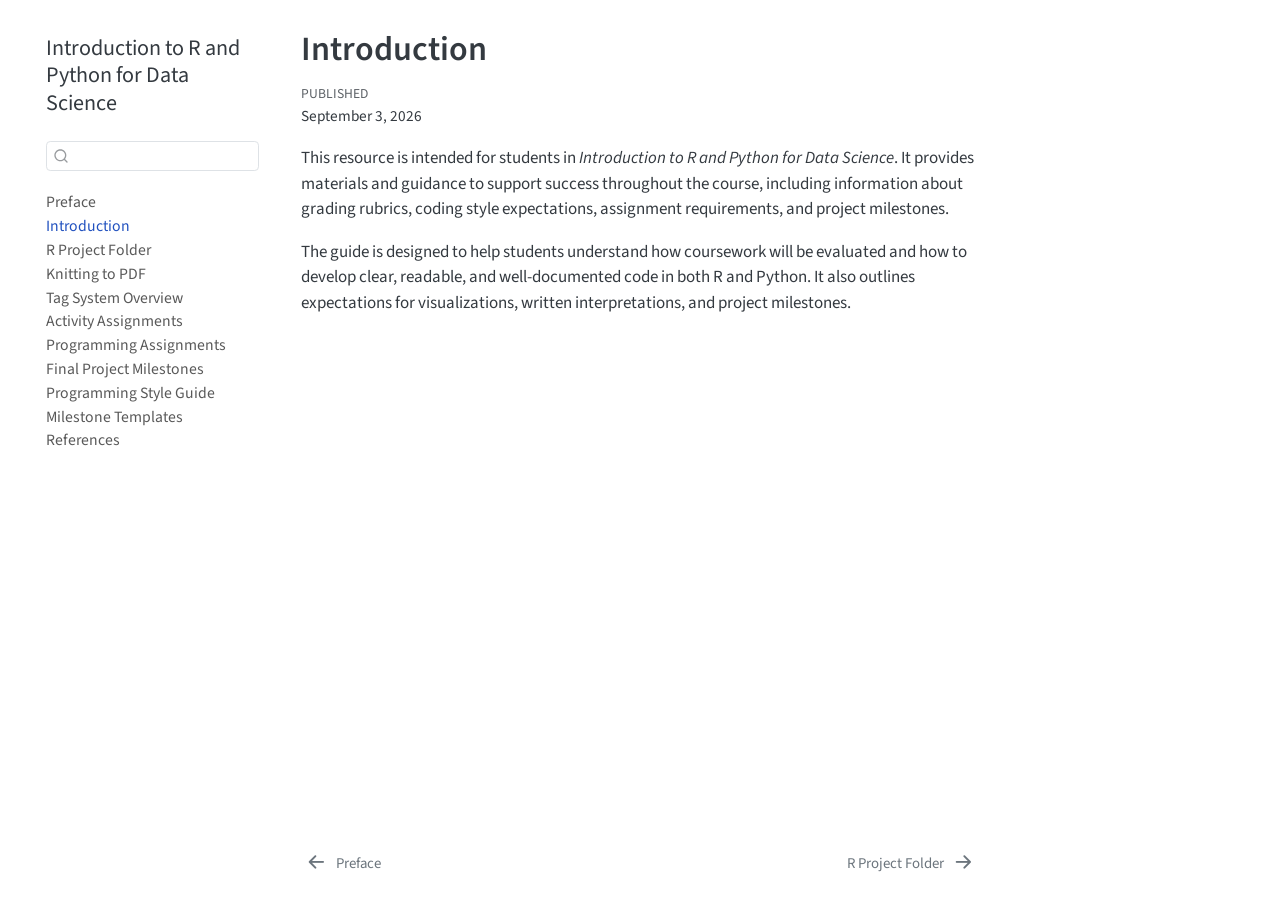
<file: docs/intro.html>
<!DOCTYPE html>
<html xmlns="http://www.w3.org/1999/xhtml" lang="en" xml:lang="en"><head>

<meta charset="utf-8">
<meta name="generator" content="quarto-1.9.38">

<meta name="viewport" content="width=device-width, initial-scale=1.0, user-scalable=yes">

<meta name="dcterms.date" content="2026-09-03">

<title>Introduction – Introduction to R and Python for Data Science</title>
<style>
/* Default styles provided by pandoc.
** See https://pandoc.org/MANUAL.html#variables-for-html for config info.
*/
code{white-space: pre-wrap;}
span.smallcaps{font-variant: small-caps;}
div.columns{display: flex; gap: min(4vw, 1.5em);}
div.column{flex: auto; overflow-x: auto;}
div.hanging-indent{margin-left: 1.5em; text-indent: -1.5em;}
ul.task-list{list-style: none;}
ul.task-list li input[type="checkbox"] {
  width: 0.8em;
  margin: 0 0.8em 0.2em -1em; /* quarto-specific, see https://github.com/quarto-dev/quarto-cli/issues/4556 */ 
  vertical-align: middle;
}
</style>


<script src="site_libs/quarto-nav/quarto-nav.js"></script>
<script src="site_libs/quarto-nav/headroom.min.js"></script>
<script src="site_libs/clipboard/clipboard.min.js"></script>
<script src="site_libs/quarto-search/autocomplete.umd.js"></script>
<script src="site_libs/quarto-search/fuse.min.js"></script>
<script src="site_libs/quarto-search/quarto-search.js"></script>
<meta name="quarto:offset" content="./">
<link href="./rproj.html" rel="next">
<link href="./index.html" rel="prev">
<script src="site_libs/quarto-html/quarto.js" type="module"></script>
<script src="site_libs/quarto-html/tabsets/tabsets.js" type="module"></script>
<script src="site_libs/quarto-html/popper.min.js"></script>
<script src="site_libs/quarto-html/tippy.umd.min.js"></script>
<script src="site_libs/quarto-html/anchor.min.js"></script>
<link href="site_libs/quarto-html/tippy.css" rel="stylesheet">
<link href="site_libs/quarto-html/quarto-syntax-highlighting-15634bcf2e68342d4ad2dfa704d543f6.css" rel="stylesheet" id="quarto-text-highlighting-styles">
<script src="site_libs/bootstrap/bootstrap.min.js"></script>
<link href="site_libs/bootstrap/bootstrap-icons.css" rel="stylesheet">
<link href="site_libs/bootstrap/bootstrap-5ccb035bea26c1e21f80f44cf7c27909.min.css" rel="stylesheet" append-hash="true" id="quarto-bootstrap" data-mode="light">
<script id="quarto-search-options" type="application/json">{
  "location": "sidebar",
  "copy-button": false,
  "collapse-after": 3,
  "panel-placement": "start",
  "type": "textbox",
  "limit": 50,
  "keyboard-shortcut": [
    "f",
    "/",
    "s"
  ],
  "show-item-context": false,
  "language": {
    "search-no-results-text": "No results",
    "search-matching-documents-text": "matching documents",
    "search-copy-link-title": "Copy link to search",
    "search-hide-matches-text": "Hide additional matches",
    "search-more-match-text": "more match in this document",
    "search-more-matches-text": "more matches in this document",
    "search-clear-button-title": "Clear",
    "search-text-placeholder": "",
    "search-detached-cancel-button-title": "Cancel",
    "search-submit-button-title": "Submit",
    "search-label": "Search"
  }
}</script>


<link rel="stylesheet" href="styles.css">
</head>

<body class="nav-sidebar floating quarto-light">

<div id="quarto-search-results"></div>
  <header id="quarto-header" class="headroom fixed-top">
  <nav class="quarto-secondary-nav">
    <div class="container-fluid d-flex">
      <button type="button" class="quarto-btn-toggle btn" data-bs-toggle="collapse" role="button" data-bs-target=".quarto-sidebar-collapse-item" aria-controls="quarto-sidebar" aria-expanded="false" aria-label="Toggle sidebar navigation" onclick="if (window.quartoToggleHeadroom) { window.quartoToggleHeadroom(); }">
        <i class="bi bi-layout-text-sidebar-reverse"></i>
      </button>
        <nav class="quarto-page-breadcrumbs" aria-label="breadcrumb"><ol class="breadcrumb"><li class="breadcrumb-item"><a href="./intro.html"><span class="chapter-title">Introduction</span></a></li></ol></nav>
        <a class="flex-grow-1" role="navigation" data-bs-toggle="collapse" data-bs-target=".quarto-sidebar-collapse-item" aria-controls="quarto-sidebar" aria-expanded="false" aria-label="Toggle sidebar navigation" onclick="if (window.quartoToggleHeadroom) { window.quartoToggleHeadroom(); }">      
        </a>
      <button type="button" class="btn quarto-search-button" aria-label="Search" onclick="window.quartoOpenSearch();">
        <i class="bi bi-search"></i>
      </button>
    </div>
  </nav>
</header>
<!-- content -->
<div id="quarto-content" class="quarto-container page-columns page-rows-contents page-layout-article">
<!-- sidebar -->
  <nav id="quarto-sidebar" class="sidebar collapse collapse-horizontal quarto-sidebar-collapse-item sidebar-navigation floating overflow-auto">
    <div class="pt-lg-2 mt-2 text-left sidebar-header">
    <div class="sidebar-title mb-0 py-0">
      <a href="./">Introduction to R and Python for Data Science</a> 
    </div>
      </div>
        <div class="mt-2 flex-shrink-0 align-items-center">
        <div class="sidebar-search">
        <div id="quarto-search" class="" title="Search"></div>
        </div>
        </div>
    <div class="sidebar-menu-container"> 
    <ul class="list-unstyled mt-1">
        <li class="sidebar-item">
  <div class="sidebar-item-container"> 
  <a href="./index.html" class="sidebar-item-text sidebar-link"><span class="chapter-title">Preface</span></a>
  </div>
</li>
        <li class="sidebar-item">
  <div class="sidebar-item-container"> 
  <a href="./intro.html" class="sidebar-item-text sidebar-link active"><span class="chapter-title">Introduction</span></a>
  </div>
</li>
        <li class="sidebar-item">
  <div class="sidebar-item-container"> 
  <a href="./rproj.html" class="sidebar-item-text sidebar-link"><span class="chapter-title">R Project Folder</span></a>
  </div>
</li>
        <li class="sidebar-item">
  <div class="sidebar-item-container"> 
  <a href="./knitting.html" class="sidebar-item-text sidebar-link"><span class="chapter-title">Knitting to PDF</span></a>
  </div>
</li>
        <li class="sidebar-item">
  <div class="sidebar-item-container"> 
  <a href="./tags.html" class="sidebar-item-text sidebar-link"><span class="chapter-title">Tag System Overview</span></a>
  </div>
</li>
        <li class="sidebar-item">
  <div class="sidebar-item-container"> 
  <a href="./moodle.html" class="sidebar-item-text sidebar-link"><span class="chapter-title">Activity Assignments</span></a>
  </div>
</li>
        <li class="sidebar-item">
  <div class="sidebar-item-container"> 
  <a href="./programming.html" class="sidebar-item-text sidebar-link"><span class="chapter-title">Programming Assignments</span></a>
  </div>
</li>
        <li class="sidebar-item">
  <div class="sidebar-item-container"> 
  <a href="./milestones.html" class="sidebar-item-text sidebar-link"><span class="chapter-title">Final Project Milestones</span></a>
  </div>
</li>
        <li class="sidebar-item">
  <div class="sidebar-item-container"> 
  <a href="./coding_style.html" class="sidebar-item-text sidebar-link"><span class="chapter-title">Programming Style Guide</span></a>
  </div>
</li>
        <li class="sidebar-item">
  <div class="sidebar-item-container"> 
  <a href="./templates.html" class="sidebar-item-text sidebar-link"><span class="chapter-title">Milestone Templates</span></a>
  </div>
</li>
        <li class="sidebar-item">
  <div class="sidebar-item-container"> 
  <a href="./references.html" class="sidebar-item-text sidebar-link"><span class="chapter-title">References</span></a>
  </div>
</li>
    </ul>
    </div>
</nav>
<div id="quarto-sidebar-glass" class="quarto-sidebar-collapse-item" data-bs-toggle="collapse" data-bs-target=".quarto-sidebar-collapse-item"></div>
<!-- margin-sidebar -->
    <div id="quarto-margin-sidebar" class="sidebar margin-sidebar zindex-bottom">
        
    </div>
<!-- main -->
<main class="content" id="quarto-document-content">

<header id="title-block-header" class="quarto-title-block default">
<div class="quarto-title">
<h1 class="title"><span class="chapter-title">Introduction</span></h1>
</div>



<div class="quarto-title-meta">

    
    <div>
    <div class="quarto-title-meta-heading">Published</div>
    <div class="quarto-title-meta-contents">
      <p class="date">September 3, 2026</p>
    </div>
  </div>
  
    
  </div>
  


</header>


<p>This resource is intended for students in <em>Introduction to R and Python for Data Science</em>. It provides materials and guidance to support success throughout the course, including information about grading rubrics, coding style expectations, assignment requirements, and project milestones.</p>
<p>The guide is designed to help students understand how coursework will be evaluated and how to develop clear, readable, and well-documented code in both R and Python. It also outlines expectations for visualizations, written interpretations, and project milestones.</p>



</main> <!-- /main -->
<script id="quarto-html-after-body" type="application/javascript">
  window.document.addEventListener("DOMContentLoaded", function (event) {
    const icon = "";
    const anchorJS = new window.AnchorJS();
    anchorJS.options = {
      placement: 'right',
      icon: icon
    };
    anchorJS.add('.anchored');
    const isCodeAnnotation = (el) => {
      for (const clz of el.classList) {
        if (clz.startsWith('code-annotation-')) {                     
          return true;
        }
      }
      return false;
    }
    const onCopySuccess = function(e) {
      // button target
      const button = e.trigger;
      // don't keep focus
      button.blur();
      // flash "checked"
      button.classList.add('code-copy-button-checked');
      var currentTitle = button.getAttribute("title");
      button.setAttribute("title", "Copied!");
      let tooltip;
      if (window.bootstrap) {
        button.setAttribute("data-bs-toggle", "tooltip");
        button.setAttribute("data-bs-placement", "left");
        button.setAttribute("data-bs-title", "Copied!");
        tooltip = new bootstrap.Tooltip(button, 
          { trigger: "manual", 
            customClass: "code-copy-button-tooltip",
            offset: [0, -8]});
        tooltip.show();    
      }
      setTimeout(function() {
        if (tooltip) {
          tooltip.hide();
          button.removeAttribute("data-bs-title");
          button.removeAttribute("data-bs-toggle");
          button.removeAttribute("data-bs-placement");
        }
        button.setAttribute("title", currentTitle);
        button.classList.remove('code-copy-button-checked');
      }, 1000);
      // clear code selection
      e.clearSelection();
    }
    const getTextToCopy = function(trigger) {
      const outerScaffold = trigger.parentElement.cloneNode(true);
      const codeEl = outerScaffold.querySelector('code');
      for (const childEl of codeEl.children) {
        if (isCodeAnnotation(childEl)) {
          childEl.remove();
        }
      }
      return codeEl.innerText;
    }
    const clipboard = new window.ClipboardJS('.code-copy-button:not([data-in-quarto-modal])', {
      text: getTextToCopy
    });
    clipboard.on('success', onCopySuccess);
    if (window.document.getElementById('quarto-embedded-source-code-modal')) {
      const clipboardModal = new window.ClipboardJS('.code-copy-button[data-in-quarto-modal]', {
        text: getTextToCopy,
        container: window.document.getElementById('quarto-embedded-source-code-modal')
      });
      clipboardModal.on('success', onCopySuccess);
    }
      var localhostRegex = new RegExp(/^(?:http|https):\/\/localhost\:?[0-9]*\//);
      var mailtoRegex = new RegExp(/^mailto:/);
        var filterRegex = new RegExp('/' + window.location.host + '/');
      var isInternal = (href) => {
          return filterRegex.test(href) || localhostRegex.test(href) || mailtoRegex.test(href);
      }
      // Inspect non-navigation links and adorn them if external
     var links = window.document.querySelectorAll('a[href]:not(.nav-link):not(.navbar-brand):not(.toc-action):not(.sidebar-link):not(.sidebar-item-toggle):not(.pagination-link):not(.no-external):not([aria-hidden]):not(.dropdown-item):not(.quarto-navigation-tool):not(.about-link)');
      for (var i=0; i<links.length; i++) {
        const link = links[i];
        if (!isInternal(link.href)) {
          // undo the damage that might have been done by quarto-nav.js in the case of
          // links that we want to consider external
          if (link.dataset.originalHref !== undefined) {
            link.href = link.dataset.originalHref;
          }
        }
      }
    function tippyHover(el, contentFn, onTriggerFn, onUntriggerFn) {
      const config = {
        allowHTML: true,
        maxWidth: 500,
        delay: 100,
        arrow: false,
        appendTo: function(el) {
            return el.parentElement;
        },
        interactive: true,
        interactiveBorder: 10,
        theme: 'quarto',
        placement: 'bottom-start',
      };
      if (contentFn) {
        config.content = contentFn;
      }
      if (onTriggerFn) {
        config.onTrigger = onTriggerFn;
      }
      if (onUntriggerFn) {
        config.onUntrigger = onUntriggerFn;
      }
      window.tippy(el, config); 
    }
    const noterefs = window.document.querySelectorAll('a[role="doc-noteref"]');
    for (var i=0; i<noterefs.length; i++) {
      const ref = noterefs[i];
      tippyHover(ref, function() {
        // use id or data attribute instead here
        let href = ref.getAttribute('data-footnote-href') || ref.getAttribute('href');
        try { href = new URL(href).hash; } catch {}
        const id = href.replace(/^#\/?/, "");
        const note = window.document.getElementById(id);
        if (note) {
          return note.innerHTML;
        } else {
          return "";
        }
      });
    }
    const xrefs = window.document.querySelectorAll('a.quarto-xref');
    const processXRef = (id, note) => {
      // Strip column container classes
      const stripColumnClz = (el) => {
        el.classList.remove("page-full", "page-columns");
        if (el.children) {
          for (const child of el.children) {
            stripColumnClz(child);
          }
        }
      }
      stripColumnClz(note)
      if (id === null || id.startsWith('sec-')) {
        // Special case sections, only their first couple elements
        const container = document.createElement("div");
        if (note.children && note.children.length > 2) {
          container.appendChild(note.children[0].cloneNode(true));
          for (let i = 1; i < note.children.length; i++) {
            const child = note.children[i];
            if (child.tagName === "P" && child.innerText === "") {
              continue;
            } else {
              container.appendChild(child.cloneNode(true));
              break;
            }
          }
          if (window.Quarto?.typesetMath) {
            window.Quarto.typesetMath(container);
          }
          return container.innerHTML
        } else {
          if (window.Quarto?.typesetMath) {
            window.Quarto.typesetMath(note);
          }
          return note.innerHTML;
        }
      } else {
        // Remove any anchor links if they are present
        const anchorLink = note.querySelector('a.anchorjs-link');
        if (anchorLink) {
          anchorLink.remove();
        }
        if (window.Quarto?.typesetMath) {
          window.Quarto.typesetMath(note);
        }
        if (note.classList.contains("callout")) {
          return note.outerHTML;
        } else {
          return note.innerHTML;
        }
      }
    }
    for (var i=0; i<xrefs.length; i++) {
      const xref = xrefs[i];
      tippyHover(xref, undefined, function(instance) {
        instance.disable();
        let url = xref.getAttribute('href');
        let hash = undefined; 
        if (url.startsWith('#')) {
          hash = url;
        } else {
          try { hash = new URL(url).hash; } catch {}
        }
        if (hash) {
          const id = hash.replace(/^#\/?/, "");
          const note = window.document.getElementById(id);
          if (note !== null) {
            try {
              const html = processXRef(id, note.cloneNode(true));
              instance.setContent(html);
            } finally {
              instance.enable();
              instance.show();
            }
          } else {
            // See if we can fetch this
            fetch(url.split('#')[0])
            .then(res => res.text())
            .then(html => {
              const parser = new DOMParser();
              const htmlDoc = parser.parseFromString(html, "text/html");
              const note = htmlDoc.getElementById(id);
              if (note !== null) {
                const html = processXRef(id, note);
                instance.setContent(html);
              } 
            }).finally(() => {
              instance.enable();
              instance.show();
            });
          }
        } else {
          // See if we can fetch a full url (with no hash to target)
          // This is a special case and we should probably do some content thinning / targeting
          fetch(url)
          .then(res => res.text())
          .then(html => {
            const parser = new DOMParser();
            const htmlDoc = parser.parseFromString(html, "text/html");
            const note = htmlDoc.querySelector('main.content');
            if (note !== null) {
              // This should only happen for chapter cross references
              // (since there is no id in the URL)
              // remove the first header
              if (note.children.length > 0 && note.children[0].tagName === "HEADER") {
                note.children[0].remove();
              }
              const html = processXRef(null, note);
              instance.setContent(html);
            } 
          }).finally(() => {
            instance.enable();
            instance.show();
          });
        }
      }, function(instance) {
      });
    }
        let selectedAnnoteEl;
        const selectorForAnnotation = ( cell, annotation) => {
          let cellAttr = 'data-code-cell="' + cell + '"';
          let lineAttr = 'data-code-annotation="' +  annotation + '"';
          const selector = 'span[' + cellAttr + '][' + lineAttr + ']';
          return selector;
        }
        const selectCodeLines = (annoteEl) => {
          const doc = window.document;
          const targetCell = annoteEl.getAttribute("data-target-cell");
          const targetAnnotation = annoteEl.getAttribute("data-target-annotation");
          const annoteSpan = window.document.querySelector(selectorForAnnotation(targetCell, targetAnnotation));
          const lines = annoteSpan.getAttribute("data-code-lines").split(",");
          const lineIds = lines.map((line) => {
            return targetCell + "-" + line;
          })
          let top = null;
          let height = null;
          let parent = null;
          if (lineIds.length > 0) {
              //compute the position of the single el (top and bottom and make a div)
              const el = window.document.getElementById(lineIds[0]);
              top = el.offsetTop;
              height = el.offsetHeight;
              parent = el.parentElement.parentElement;
            if (lineIds.length > 1) {
              const lastEl = window.document.getElementById(lineIds[lineIds.length - 1]);
              const bottom = lastEl.offsetTop + lastEl.offsetHeight;
              height = bottom - top;
            }
            if (top !== null && height !== null && parent !== null) {
              // cook up a div (if necessary) and position it 
              let div = window.document.getElementById("code-annotation-line-highlight");
              if (div === null) {
                div = window.document.createElement("div");
                div.setAttribute("id", "code-annotation-line-highlight");
                div.style.position = 'absolute';
                parent.appendChild(div);
              }
              div.style.top = top - 2 + "px";
              div.style.height = height + 4 + "px";
              div.style.left = 0;
              let gutterDiv = window.document.getElementById("code-annotation-line-highlight-gutter");
              if (gutterDiv === null) {
                gutterDiv = window.document.createElement("div");
                gutterDiv.setAttribute("id", "code-annotation-line-highlight-gutter");
                gutterDiv.style.position = 'absolute';
                const codeCell = window.document.getElementById(targetCell);
                const gutter = codeCell.querySelector('.code-annotation-gutter');
                gutter.appendChild(gutterDiv);
              }
              gutterDiv.style.top = top - 2 + "px";
              gutterDiv.style.height = height + 4 + "px";
            }
            selectedAnnoteEl = annoteEl;
          }
        };
        const unselectCodeLines = () => {
          const elementsIds = ["code-annotation-line-highlight", "code-annotation-line-highlight-gutter"];
          elementsIds.forEach((elId) => {
            const div = window.document.getElementById(elId);
            if (div) {
              div.remove();
            }
          });
          selectedAnnoteEl = undefined;
        };
          // Handle positioning of the toggle
      window.addEventListener(
        "resize",
        throttle(() => {
          elRect = undefined;
          if (selectedAnnoteEl) {
            selectCodeLines(selectedAnnoteEl);
          }
        }, 10)
      );
      function throttle(fn, ms) {
      let throttle = false;
      let timer;
        return (...args) => {
          if(!throttle) { // first call gets through
              fn.apply(this, args);
              throttle = true;
          } else { // all the others get throttled
              if(timer) clearTimeout(timer); // cancel #2
              timer = setTimeout(() => {
                fn.apply(this, args);
                timer = throttle = false;
              }, ms);
          }
        };
      }
        // Attach click handler to the DT
        const annoteDls = window.document.querySelectorAll('dt[data-target-cell]');
        for (const annoteDlNode of annoteDls) {
          annoteDlNode.addEventListener('click', (event) => {
            const clickedEl = event.target;
            if (clickedEl !== selectedAnnoteEl) {
              unselectCodeLines();
              const activeEl = window.document.querySelector('dt[data-target-cell].code-annotation-active');
              if (activeEl) {
                activeEl.classList.remove('code-annotation-active');
              }
              selectCodeLines(clickedEl);
              clickedEl.classList.add('code-annotation-active');
            } else {
              // Unselect the line
              unselectCodeLines();
              clickedEl.classList.remove('code-annotation-active');
            }
          });
        }
    const findCites = (el) => {
      const parentEl = el.parentElement;
      if (parentEl) {
        const cites = parentEl.dataset.cites;
        if (cites) {
          return {
            el,
            cites: cites.split(' ')
          };
        } else {
          return findCites(el.parentElement)
        }
      } else {
        return undefined;
      }
    };
    var bibliorefs = window.document.querySelectorAll('a[role="doc-biblioref"]');
    for (var i=0; i<bibliorefs.length; i++) {
      const ref = bibliorefs[i];
      const citeInfo = findCites(ref);
      if (citeInfo) {
        tippyHover(citeInfo.el, function() {
          var popup = window.document.createElement('div');
          citeInfo.cites.forEach(function(cite) {
            var citeDiv = window.document.createElement('div');
            citeDiv.classList.add('hanging-indent');
            citeDiv.classList.add('csl-entry');
            var biblioDiv = window.document.getElementById('ref-' + cite);
            if (biblioDiv) {
              citeDiv.innerHTML = biblioDiv.innerHTML;
            }
            popup.appendChild(citeDiv);
          });
          return popup.innerHTML;
        });
      }
    }
  });
  </script>
<nav class="page-navigation">
  <div class="nav-page nav-page-previous">
      <a href="./index.html" class="pagination-link" aria-label="Preface">
        <i class="bi bi-arrow-left-short"></i> <span class="nav-page-text"><span class="chapter-title">Preface</span></span>
      </a>          
  </div>
  <div class="nav-page nav-page-next">
      <a href="./rproj.html" class="pagination-link" aria-label="R Project Folder">
        <span class="nav-page-text"><span class="chapter-title">R Project Folder</span></span> <i class="bi bi-arrow-right-short"></i>
      </a>
  </div>
</nav>
</div> <!-- /content -->




</body></html>
</file>
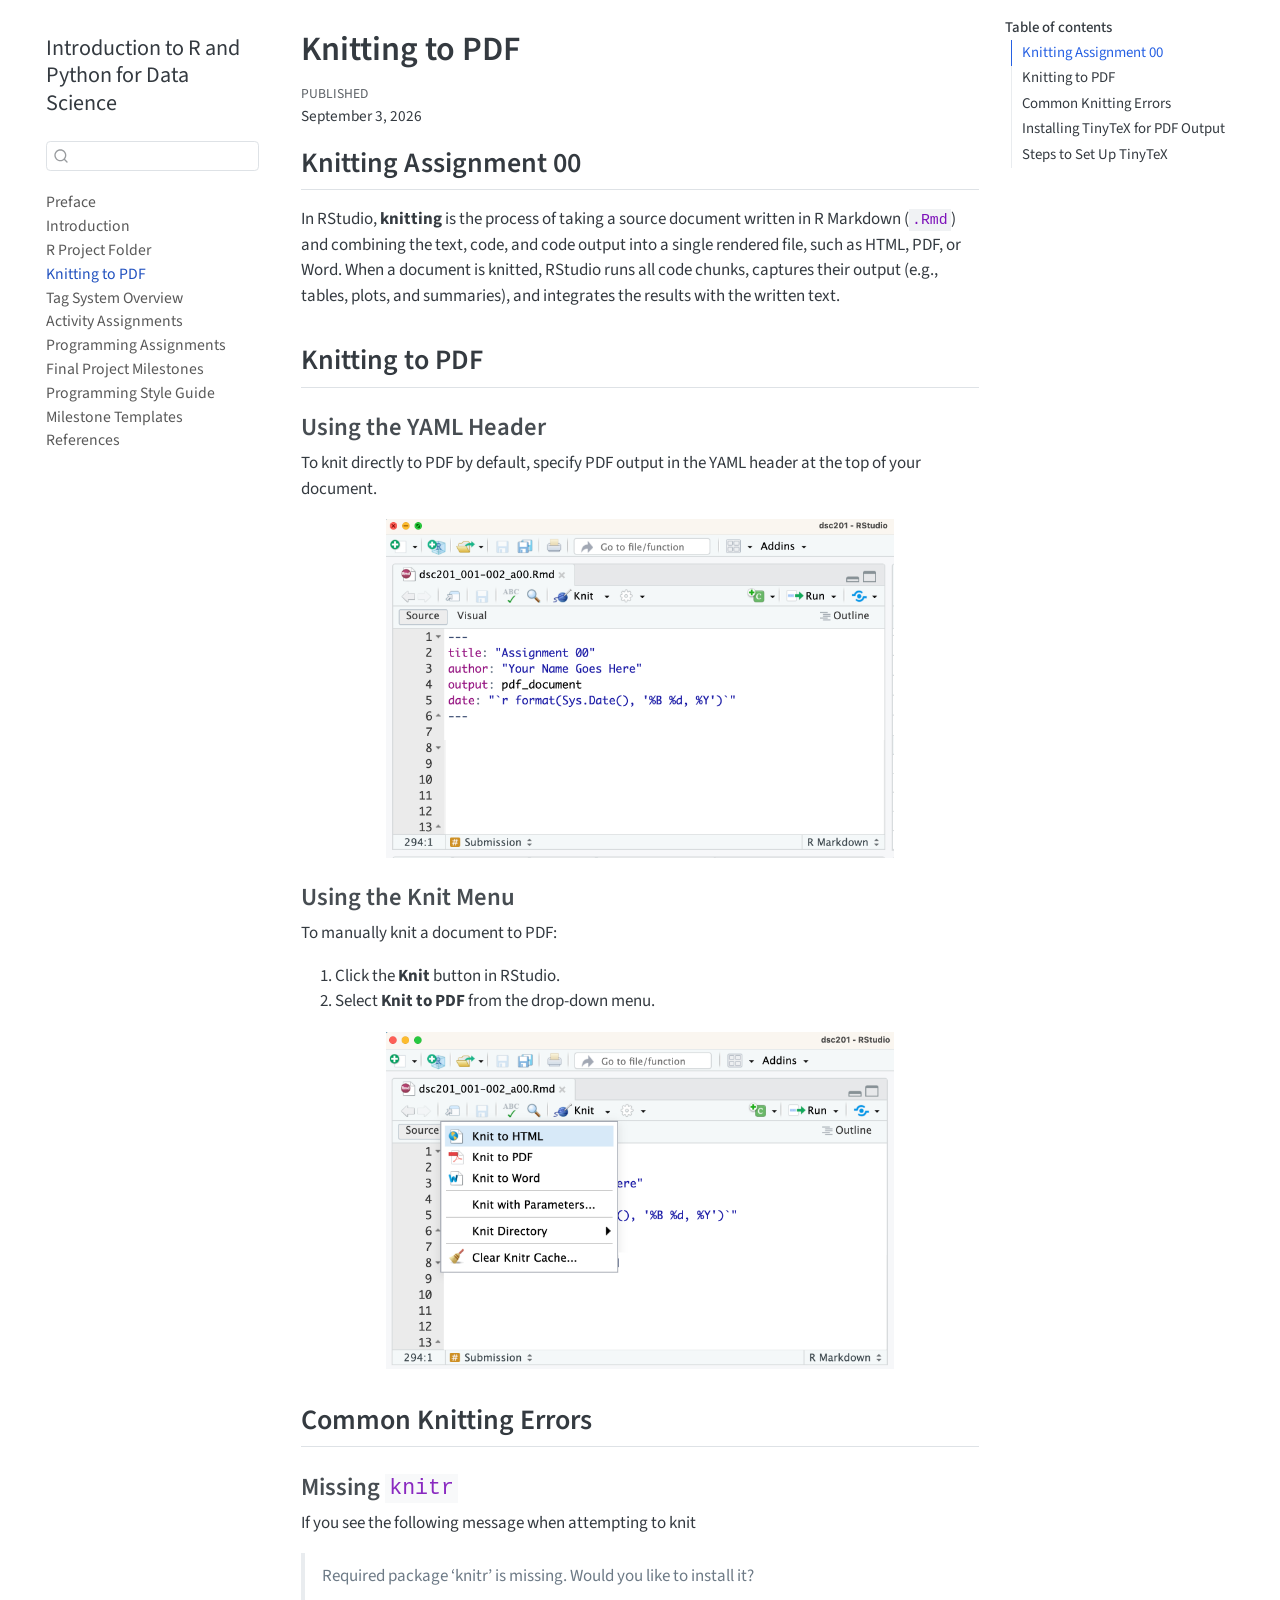
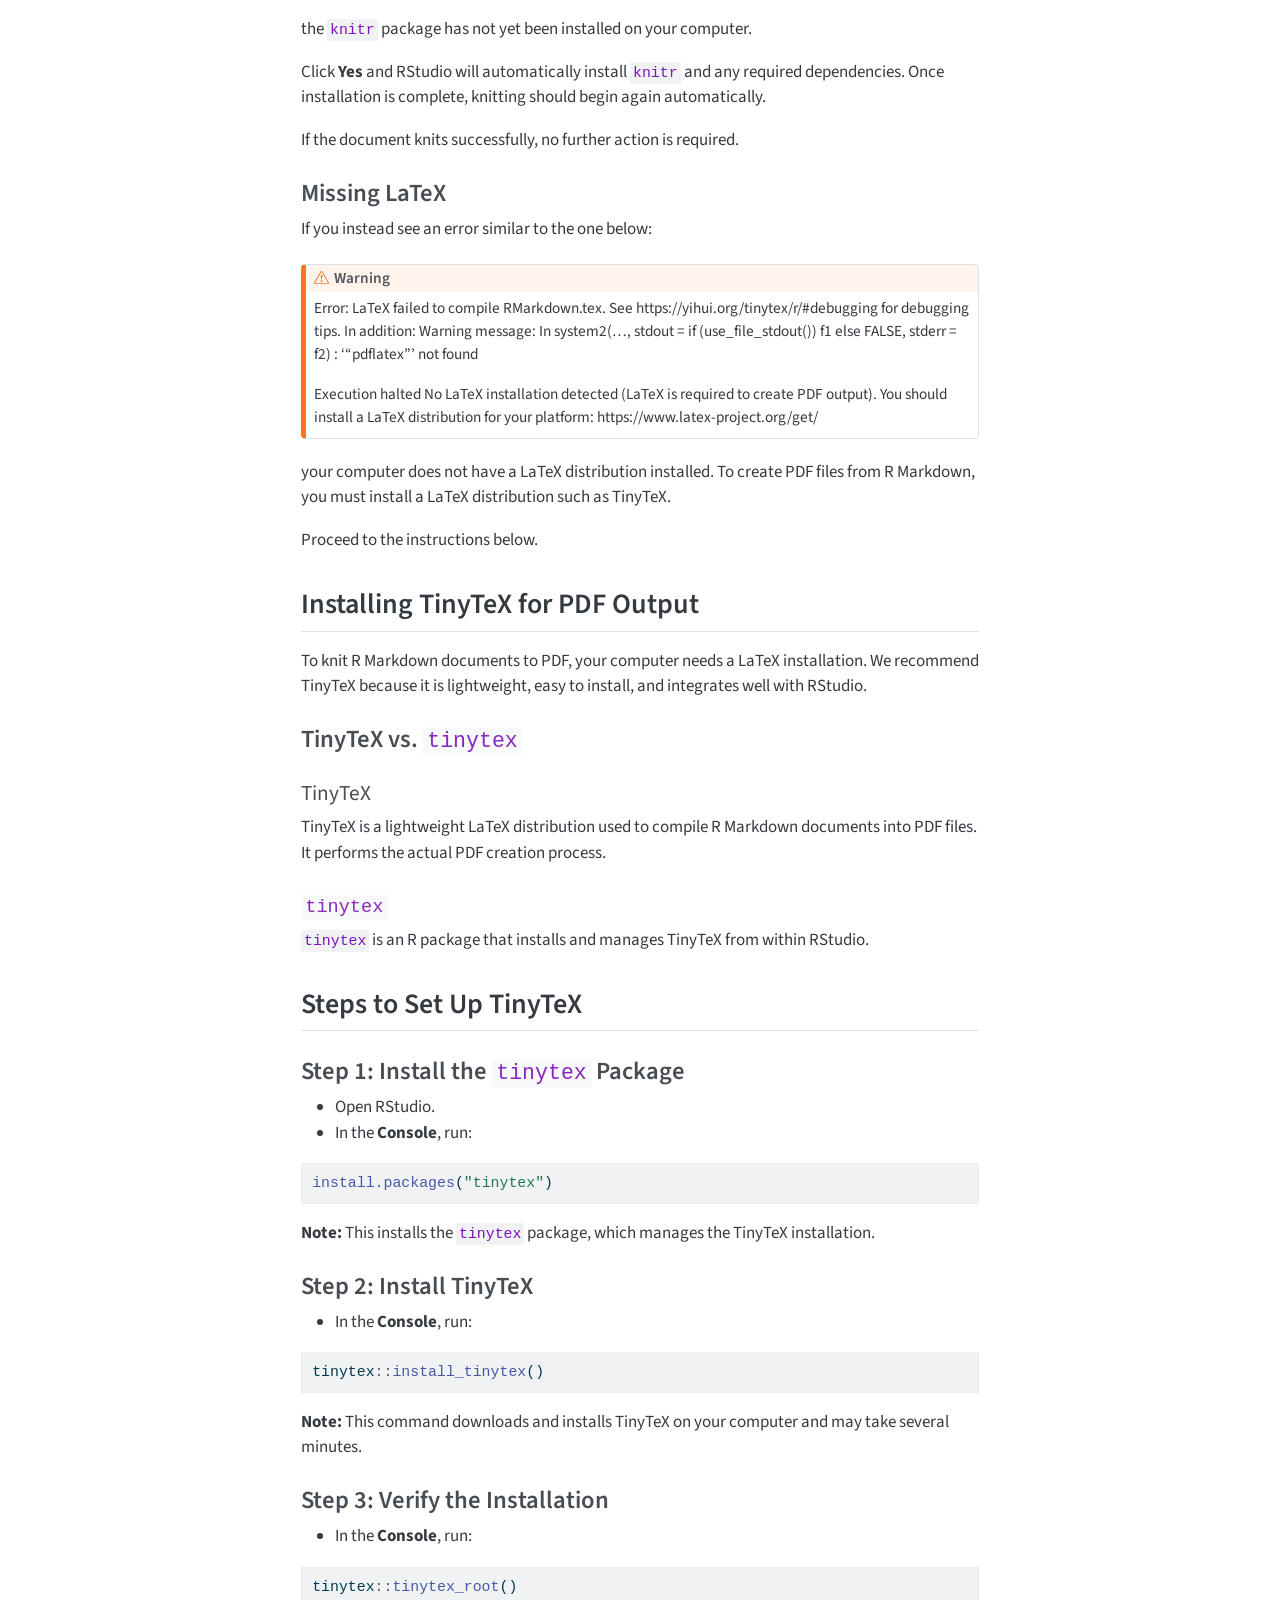
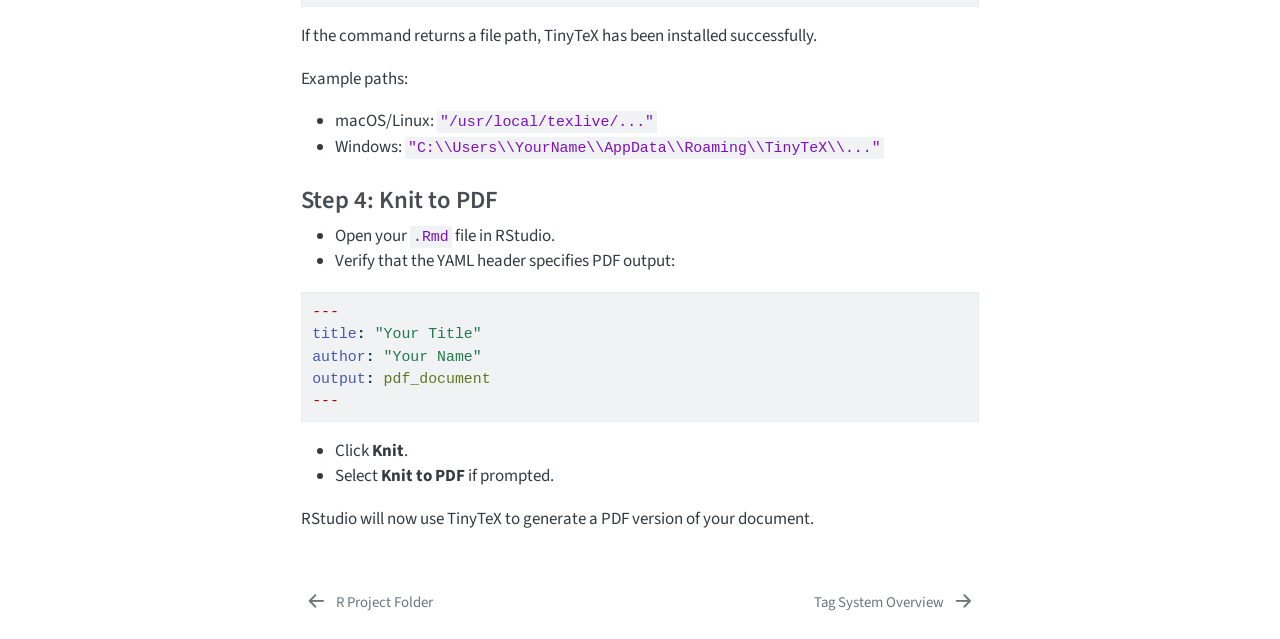
<file: docs/knitting.html>
<!DOCTYPE html>
<html xmlns="http://www.w3.org/1999/xhtml" lang="en" xml:lang="en"><head>

<meta charset="utf-8">
<meta name="generator" content="quarto-1.9.38">

<meta name="viewport" content="width=device-width, initial-scale=1.0, user-scalable=yes">

<meta name="dcterms.date" content="2026-09-03">

<title>Knitting to PDF – Introduction to R and Python for Data Science</title>
<style>
/* Default styles provided by pandoc.
** See https://pandoc.org/MANUAL.html#variables-for-html for config info.
*/
code{white-space: pre-wrap;}
span.smallcaps{font-variant: small-caps;}
div.columns{display: flex; gap: min(4vw, 1.5em);}
div.column{flex: auto; overflow-x: auto;}
div.hanging-indent{margin-left: 1.5em; text-indent: -1.5em;}
ul.task-list{list-style: none;}
ul.task-list li input[type="checkbox"] {
  width: 0.8em;
  margin: 0 0.8em 0.2em -1em; /* quarto-specific, see https://github.com/quarto-dev/quarto-cli/issues/4556 */ 
  vertical-align: middle;
}
/* CSS for syntax highlighting */
html { -webkit-text-size-adjust: 100%; }
pre > code.sourceCode { white-space: pre; position: relative; }
pre > code.sourceCode > span { display: inline-block; line-height: 1.25; }
pre > code.sourceCode > span:empty { height: 1.2em; }
.sourceCode { overflow: visible; }
code.sourceCode > span { color: inherit; text-decoration: inherit; }
div.sourceCode { margin: 1em 0; }
pre.sourceCode { margin: 0; }
@media screen {
div.sourceCode { overflow: auto; }
}
@media print {
pre > code.sourceCode { white-space: pre-wrap; }
pre > code.sourceCode > span { text-indent: -5em; padding-left: 5em; }
}
pre.numberSource code
  { counter-reset: source-line 0; }
pre.numberSource code > span
  { position: relative; left: -4em; counter-increment: source-line; }
pre.numberSource code > span > a:first-child::before
  { content: counter(source-line);
    position: relative; left: -1em; text-align: right; vertical-align: baseline;
    border: none; display: inline-block;
    -webkit-touch-callout: none; -webkit-user-select: none;
    -khtml-user-select: none; -moz-user-select: none;
    -ms-user-select: none; user-select: none;
    padding: 0 4px; width: 4em;
  }
pre.numberSource { margin-left: 3em;  padding-left: 4px; }
div.sourceCode
  {   }
@media screen {
pre > code.sourceCode > span > a:first-child::before { text-decoration: underline; }
}
</style>


<script src="site_libs/quarto-nav/quarto-nav.js"></script>
<script src="site_libs/quarto-nav/headroom.min.js"></script>
<script src="site_libs/clipboard/clipboard.min.js"></script>
<script src="site_libs/quarto-search/autocomplete.umd.js"></script>
<script src="site_libs/quarto-search/fuse.min.js"></script>
<script src="site_libs/quarto-search/quarto-search.js"></script>
<meta name="quarto:offset" content="./">
<link href="./tags.html" rel="next">
<link href="./rproj.html" rel="prev">
<script src="site_libs/quarto-html/quarto.js" type="module"></script>
<script src="site_libs/quarto-html/tabsets/tabsets.js" type="module"></script>
<script src="site_libs/quarto-html/popper.min.js"></script>
<script src="site_libs/quarto-html/tippy.umd.min.js"></script>
<script src="site_libs/quarto-html/anchor.min.js"></script>
<link href="site_libs/quarto-html/tippy.css" rel="stylesheet">
<link href="site_libs/quarto-html/quarto-syntax-highlighting-15634bcf2e68342d4ad2dfa704d543f6.css" rel="stylesheet" id="quarto-text-highlighting-styles">
<script src="site_libs/bootstrap/bootstrap.min.js"></script>
<link href="site_libs/bootstrap/bootstrap-icons.css" rel="stylesheet">
<link href="site_libs/bootstrap/bootstrap-5ccb035bea26c1e21f80f44cf7c27909.min.css" rel="stylesheet" append-hash="true" id="quarto-bootstrap" data-mode="light">
<script id="quarto-search-options" type="application/json">{
  "location": "sidebar",
  "copy-button": false,
  "collapse-after": 3,
  "panel-placement": "start",
  "type": "textbox",
  "limit": 50,
  "keyboard-shortcut": [
    "f",
    "/",
    "s"
  ],
  "show-item-context": false,
  "language": {
    "search-no-results-text": "No results",
    "search-matching-documents-text": "matching documents",
    "search-copy-link-title": "Copy link to search",
    "search-hide-matches-text": "Hide additional matches",
    "search-more-match-text": "more match in this document",
    "search-more-matches-text": "more matches in this document",
    "search-clear-button-title": "Clear",
    "search-text-placeholder": "",
    "search-detached-cancel-button-title": "Cancel",
    "search-submit-button-title": "Submit",
    "search-label": "Search"
  }
}</script>


<link rel="stylesheet" href="styles.css">
</head>

<body class="nav-sidebar floating quarto-light">

<div id="quarto-search-results"></div>
  <header id="quarto-header" class="headroom fixed-top">
  <nav class="quarto-secondary-nav">
    <div class="container-fluid d-flex">
      <button type="button" class="quarto-btn-toggle btn" data-bs-toggle="collapse" role="button" data-bs-target=".quarto-sidebar-collapse-item" aria-controls="quarto-sidebar" aria-expanded="false" aria-label="Toggle sidebar navigation" onclick="if (window.quartoToggleHeadroom) { window.quartoToggleHeadroom(); }">
        <i class="bi bi-layout-text-sidebar-reverse"></i>
      </button>
        <nav class="quarto-page-breadcrumbs" aria-label="breadcrumb"><ol class="breadcrumb"><li class="breadcrumb-item"><a href="./knitting.html"><span class="chapter-title">Knitting to PDF</span></a></li></ol></nav>
        <a class="flex-grow-1" role="navigation" data-bs-toggle="collapse" data-bs-target=".quarto-sidebar-collapse-item" aria-controls="quarto-sidebar" aria-expanded="false" aria-label="Toggle sidebar navigation" onclick="if (window.quartoToggleHeadroom) { window.quartoToggleHeadroom(); }">      
        </a>
      <button type="button" class="btn quarto-search-button" aria-label="Search" onclick="window.quartoOpenSearch();">
        <i class="bi bi-search"></i>
      </button>
    </div>
  </nav>
</header>
<!-- content -->
<div id="quarto-content" class="quarto-container page-columns page-rows-contents page-layout-article">
<!-- sidebar -->
  <nav id="quarto-sidebar" class="sidebar collapse collapse-horizontal quarto-sidebar-collapse-item sidebar-navigation floating overflow-auto">
    <div class="pt-lg-2 mt-2 text-left sidebar-header">
    <div class="sidebar-title mb-0 py-0">
      <a href="./">Introduction to R and Python for Data Science</a> 
    </div>
      </div>
        <div class="mt-2 flex-shrink-0 align-items-center">
        <div class="sidebar-search">
        <div id="quarto-search" class="" title="Search"></div>
        </div>
        </div>
    <div class="sidebar-menu-container"> 
    <ul class="list-unstyled mt-1">
        <li class="sidebar-item">
  <div class="sidebar-item-container"> 
  <a href="./index.html" class="sidebar-item-text sidebar-link"><span class="chapter-title">Preface</span></a>
  </div>
</li>
        <li class="sidebar-item">
  <div class="sidebar-item-container"> 
  <a href="./intro.html" class="sidebar-item-text sidebar-link"><span class="chapter-title">Introduction</span></a>
  </div>
</li>
        <li class="sidebar-item">
  <div class="sidebar-item-container"> 
  <a href="./rproj.html" class="sidebar-item-text sidebar-link"><span class="chapter-title">R Project Folder</span></a>
  </div>
</li>
        <li class="sidebar-item">
  <div class="sidebar-item-container"> 
  <a href="./knitting.html" class="sidebar-item-text sidebar-link active"><span class="chapter-title">Knitting to PDF</span></a>
  </div>
</li>
        <li class="sidebar-item">
  <div class="sidebar-item-container"> 
  <a href="./tags.html" class="sidebar-item-text sidebar-link"><span class="chapter-title">Tag System Overview</span></a>
  </div>
</li>
        <li class="sidebar-item">
  <div class="sidebar-item-container"> 
  <a href="./moodle.html" class="sidebar-item-text sidebar-link"><span class="chapter-title">Activity Assignments</span></a>
  </div>
</li>
        <li class="sidebar-item">
  <div class="sidebar-item-container"> 
  <a href="./programming.html" class="sidebar-item-text sidebar-link"><span class="chapter-title">Programming Assignments</span></a>
  </div>
</li>
        <li class="sidebar-item">
  <div class="sidebar-item-container"> 
  <a href="./milestones.html" class="sidebar-item-text sidebar-link"><span class="chapter-title">Final Project Milestones</span></a>
  </div>
</li>
        <li class="sidebar-item">
  <div class="sidebar-item-container"> 
  <a href="./coding_style.html" class="sidebar-item-text sidebar-link"><span class="chapter-title">Programming Style Guide</span></a>
  </div>
</li>
        <li class="sidebar-item">
  <div class="sidebar-item-container"> 
  <a href="./templates.html" class="sidebar-item-text sidebar-link"><span class="chapter-title">Milestone Templates</span></a>
  </div>
</li>
        <li class="sidebar-item">
  <div class="sidebar-item-container"> 
  <a href="./references.html" class="sidebar-item-text sidebar-link"><span class="chapter-title">References</span></a>
  </div>
</li>
    </ul>
    </div>
</nav>
<div id="quarto-sidebar-glass" class="quarto-sidebar-collapse-item" data-bs-toggle="collapse" data-bs-target=".quarto-sidebar-collapse-item"></div>
<!-- margin-sidebar -->
    <div id="quarto-margin-sidebar" class="sidebar margin-sidebar">
        <nav id="TOC" role="doc-toc" class="toc-active">
    <h2 id="toc-title">Table of contents</h2>
   
  <ul>
  <li><a href="#knitting-assignment-00" id="toc-knitting-assignment-00" class="nav-link active" data-scroll-target="#knitting-assignment-00">Knitting Assignment 00</a></li>
  <li><a href="#knitting-to-pdf" id="toc-knitting-to-pdf" class="nav-link" data-scroll-target="#knitting-to-pdf">Knitting to PDF</a>
  <ul>
  <li><a href="#using-the-yaml-header" id="toc-using-the-yaml-header" class="nav-link" data-scroll-target="#using-the-yaml-header">Using the YAML Header</a></li>
  <li><a href="#using-the-knit-menu" id="toc-using-the-knit-menu" class="nav-link" data-scroll-target="#using-the-knit-menu">Using the Knit Menu</a></li>
  </ul></li>
  <li><a href="#common-knitting-errors" id="toc-common-knitting-errors" class="nav-link" data-scroll-target="#common-knitting-errors">Common Knitting Errors</a>
  <ul>
  <li><a href="#missing-knitr" id="toc-missing-knitr" class="nav-link" data-scroll-target="#missing-knitr">Missing <code>knitr</code></a></li>
  <li><a href="#missing-latex" id="toc-missing-latex" class="nav-link" data-scroll-target="#missing-latex">Missing LaTeX</a></li>
  </ul></li>
  <li><a href="#installing-tinytex-for-pdf-output" id="toc-installing-tinytex-for-pdf-output" class="nav-link" data-scroll-target="#installing-tinytex-for-pdf-output">Installing TinyTeX for PDF Output</a>
  <ul>
  <li><a href="#tinytex-vs.-tinytex" id="toc-tinytex-vs.-tinytex" class="nav-link" data-scroll-target="#tinytex-vs.-tinytex">TinyTeX vs.&nbsp;<code>tinytex</code></a>
  <ul>
  <li><a href="#tinytex" id="toc-tinytex" class="nav-link" data-scroll-target="#tinytex">TinyTeX</a></li>
  <li><a href="#tinytex-1" id="toc-tinytex-1" class="nav-link" data-scroll-target="#tinytex-1"><code>tinytex</code></a></li>
  </ul></li>
  </ul></li>
  <li><a href="#steps-to-set-up-tinytex" id="toc-steps-to-set-up-tinytex" class="nav-link" data-scroll-target="#steps-to-set-up-tinytex">Steps to Set Up TinyTeX</a>
  <ul>
  <li><a href="#step-1-install-the-tinytex-package" id="toc-step-1-install-the-tinytex-package" class="nav-link" data-scroll-target="#step-1-install-the-tinytex-package">Step 1: Install the <code>tinytex</code> Package</a></li>
  <li><a href="#step-2-install-tinytex" id="toc-step-2-install-tinytex" class="nav-link" data-scroll-target="#step-2-install-tinytex">Step 2: Install TinyTeX</a></li>
  <li><a href="#step-3-verify-the-installation" id="toc-step-3-verify-the-installation" class="nav-link" data-scroll-target="#step-3-verify-the-installation">Step 3: Verify the Installation</a></li>
  <li><a href="#step-4-knit-to-pdf" id="toc-step-4-knit-to-pdf" class="nav-link" data-scroll-target="#step-4-knit-to-pdf">Step 4: Knit to PDF</a></li>
  </ul></li>
  </ul>
</nav>
    </div>
<!-- main -->
<main class="content" id="quarto-document-content">

<header id="title-block-header" class="quarto-title-block default">
<div class="quarto-title">
<h1 class="title"><span class="chapter-title">Knitting to PDF</span></h1>
</div>



<div class="quarto-title-meta">

    
    <div>
    <div class="quarto-title-meta-heading">Published</div>
    <div class="quarto-title-meta-contents">
      <p class="date">September 3, 2026</p>
    </div>
  </div>
  
    
  </div>
  


</header>


<section id="knitting-assignment-00" class="level2">
<h2 class="anchored" data-anchor-id="knitting-assignment-00">Knitting Assignment 00</h2>
<p>In RStudio, <strong>knitting</strong> is the process of taking a source document written in R Markdown (<code>.Rmd</code>) and combining the text, code, and code output into a single rendered file, such as HTML, PDF, or Word. When a document is knitted, RStudio runs all code chunks, captures their output (e.g., tables, plots, and summaries), and integrates the results with the written text.</p>
</section>
<section id="knitting-to-pdf" class="level2">
<h2 class="anchored" data-anchor-id="knitting-to-pdf">Knitting to PDF</h2>
<section id="using-the-yaml-header" class="level3">
<h3 class="anchored" data-anchor-id="using-the-yaml-header">Using the YAML Header</h3>
<p>To knit directly to PDF by default, specify PDF output in the YAML header at the top of your document.</p>
<div class="text-center">
<p><img src="images/knit-yaml.png" class="img-fluid" style="width:75.0%"></p>
</div>
</section>
<section id="using-the-knit-menu" class="level3">
<h3 class="anchored" data-anchor-id="using-the-knit-menu">Using the Knit Menu</h3>
<p>To manually knit a document to PDF:</p>
<ol type="1">
<li>Click the <strong>Knit</strong> button in RStudio.</li>
<li>Select <strong>Knit to PDF</strong> from the drop-down menu.</li>
</ol>
<div class="text-center">
<p><img src="images/knit-menu.png" class="img-fluid" style="width:75.0%"></p>
</div>
</section>
</section>
<section id="common-knitting-errors" class="level2">
<h2 class="anchored" data-anchor-id="common-knitting-errors">Common Knitting Errors</h2>
<section id="missing-knitr" class="level3">
<h3 class="anchored" data-anchor-id="missing-knitr">Missing <code>knitr</code></h3>
<p>If you see the following message when attempting to knit</p>
<blockquote class="blockquote">
<p>Required package ‘knitr’ is missing. Would you like to install it?</p>
</blockquote>
<p>the <code>knitr</code> package has not yet been installed on your computer.</p>
<p>Click <strong>Yes</strong> and RStudio will automatically install <code>knitr</code> and any required dependencies. Once installation is complete, knitting should begin again automatically.</p>
<p>If the document knits successfully, no further action is required.</p>
</section>
<section id="missing-latex" class="level3">
<h3 class="anchored" data-anchor-id="missing-latex">Missing LaTeX</h3>
<p>If you instead see an error similar to the one below:</p>
<div class="callout callout-style-default callout-warning callout-titled">
<div class="callout-header d-flex align-content-center">
<div class="callout-icon-container">
<i class="callout-icon"></i>
</div>
<div class="callout-title-container flex-fill">
Warning
</div>
</div>
<div class="callout-body-container callout-body">
<p>Error: LaTeX failed to compile RMarkdown.tex. See https://yihui.org/tinytex/r/#debugging for debugging tips. In addition: Warning message: In system2(…, stdout = if (use_file_stdout()) f1 else FALSE, stderr = f2) : ‘“pdflatex”’ not found</p>
<p>Execution halted No LaTeX installation detected (LaTeX is required to create PDF output). You should install a LaTeX distribution for your platform: https://www.latex-project.org/get/</p>
</div>
</div>
<p>your computer does not have a LaTeX distribution installed. To create PDF files from R Markdown, you must install a LaTeX distribution such as TinyTeX.</p>
<p>Proceed to the instructions below.</p>
</section>
</section>
<section id="installing-tinytex-for-pdf-output" class="level2">
<h2 class="anchored" data-anchor-id="installing-tinytex-for-pdf-output">Installing TinyTeX for PDF Output</h2>
<p>To knit R Markdown documents to PDF, your computer needs a LaTeX installation. We recommend TinyTeX because it is lightweight, easy to install, and integrates well with RStudio.</p>
<section id="tinytex-vs.-tinytex" class="level3">
<h3 class="anchored" data-anchor-id="tinytex-vs.-tinytex">TinyTeX vs.&nbsp;<code>tinytex</code></h3>
<section id="tinytex" class="level4">
<h4 class="anchored" data-anchor-id="tinytex">TinyTeX</h4>
<p>TinyTeX is a lightweight LaTeX distribution used to compile R Markdown documents into PDF files. It performs the actual PDF creation process.</p>
</section>
<section id="tinytex-1" class="level4">
<h4 class="anchored" data-anchor-id="tinytex-1"><code>tinytex</code></h4>
<p><code>tinytex</code> is an R package that installs and manages TinyTeX from within RStudio.</p>
</section>
</section>
</section>
<section id="steps-to-set-up-tinytex" class="level2">
<h2 class="anchored" data-anchor-id="steps-to-set-up-tinytex">Steps to Set Up TinyTeX</h2>
<section id="step-1-install-the-tinytex-package" class="level3">
<h3 class="anchored" data-anchor-id="step-1-install-the-tinytex-package">Step 1: Install the <code>tinytex</code> Package</h3>
<ul>
<li>Open RStudio.</li>
<li>In the <strong>Console</strong>, run:</li>
</ul>
<div class="code-copy-outer-scaffold"><div class="sourceCode" id="cb1"><pre class="sourceCode r code-with-copy"><code class="sourceCode r"><span id="cb1-1"><a href="#cb1-1" aria-hidden="true" tabindex="-1"></a><span class="fu">install.packages</span>(<span class="st">"tinytex"</span>)</span></code></pre></div><button title="Copy to Clipboard" class="code-copy-button"><i class="bi"></i></button></div>
<p><strong>Note:</strong> This installs the <code>tinytex</code> package, which manages the TinyTeX installation.</p>
</section>
<section id="step-2-install-tinytex" class="level3">
<h3 class="anchored" data-anchor-id="step-2-install-tinytex">Step 2: Install TinyTeX</h3>
<ul>
<li>In the <strong>Console</strong>, run:</li>
</ul>
<div class="code-copy-outer-scaffold"><div class="sourceCode" id="cb2"><pre class="sourceCode r code-with-copy"><code class="sourceCode r"><span id="cb2-1"><a href="#cb2-1" aria-hidden="true" tabindex="-1"></a>tinytex<span class="sc">::</span><span class="fu">install_tinytex</span>()</span></code></pre></div><button title="Copy to Clipboard" class="code-copy-button"><i class="bi"></i></button></div>
<p><strong>Note:</strong> This command downloads and installs TinyTeX on your computer and may take several minutes.</p>
</section>
<section id="step-3-verify-the-installation" class="level3">
<h3 class="anchored" data-anchor-id="step-3-verify-the-installation">Step 3: Verify the Installation</h3>
<ul>
<li>In the <strong>Console</strong>, run:</li>
</ul>
<div class="code-copy-outer-scaffold"><div class="sourceCode" id="cb3"><pre class="sourceCode r code-with-copy"><code class="sourceCode r"><span id="cb3-1"><a href="#cb3-1" aria-hidden="true" tabindex="-1"></a>tinytex<span class="sc">::</span><span class="fu">tinytex_root</span>()</span></code></pre></div><button title="Copy to Clipboard" class="code-copy-button"><i class="bi"></i></button></div>
<p>If the command returns a file path, TinyTeX has been installed successfully.</p>
<p>Example paths:</p>
<ul>
<li>macOS/Linux: <code>"/usr/local/texlive/..."</code></li>
<li>Windows: <code>"C:\\Users\\YourName\\AppData\\Roaming\\TinyTeX\\..."</code></li>
</ul>
</section>
<section id="step-4-knit-to-pdf" class="level3">
<h3 class="anchored" data-anchor-id="step-4-knit-to-pdf">Step 4: Knit to PDF</h3>
<ul>
<li>Open your <code>.Rmd</code> file in RStudio.</li>
<li>Verify that the YAML header specifies PDF output:</li>
</ul>
<div class="code-copy-outer-scaffold"><div class="sourceCode" id="cb4"><pre class="sourceCode yaml code-with-copy"><code class="sourceCode yaml"><span id="cb4-1"><a href="#cb4-1" aria-hidden="true" tabindex="-1"></a><span class="pp">---</span></span>
<span id="cb4-2"><a href="#cb4-2" aria-hidden="true" tabindex="-1"></a><span class="fu">title</span><span class="kw">:</span><span class="at"> </span><span class="st">"Your Title"</span></span>
<span id="cb4-3"><a href="#cb4-3" aria-hidden="true" tabindex="-1"></a><span class="fu">author</span><span class="kw">:</span><span class="at"> </span><span class="st">"Your Name"</span></span>
<span id="cb4-4"><a href="#cb4-4" aria-hidden="true" tabindex="-1"></a><span class="fu">output</span><span class="kw">:</span><span class="at"> pdf_document</span></span>
<span id="cb4-5"><a href="#cb4-5" aria-hidden="true" tabindex="-1"></a><span class="pp">---</span></span></code></pre></div><button title="Copy to Clipboard" class="code-copy-button"><i class="bi"></i></button></div>
<ul>
<li>Click <strong>Knit</strong>.</li>
<li>Select <strong>Knit to PDF</strong> if prompted.</li>
</ul>
<p>RStudio will now use TinyTeX to generate a PDF version of your document.</p>


</section>
</section>

</main> <!-- /main -->
<script id="quarto-html-after-body" type="application/javascript">
  window.document.addEventListener("DOMContentLoaded", function (event) {
    const icon = "";
    const anchorJS = new window.AnchorJS();
    anchorJS.options = {
      placement: 'right',
      icon: icon
    };
    anchorJS.add('.anchored');
    const isCodeAnnotation = (el) => {
      for (const clz of el.classList) {
        if (clz.startsWith('code-annotation-')) {                     
          return true;
        }
      }
      return false;
    }
    const onCopySuccess = function(e) {
      // button target
      const button = e.trigger;
      // don't keep focus
      button.blur();
      // flash "checked"
      button.classList.add('code-copy-button-checked');
      var currentTitle = button.getAttribute("title");
      button.setAttribute("title", "Copied!");
      let tooltip;
      if (window.bootstrap) {
        button.setAttribute("data-bs-toggle", "tooltip");
        button.setAttribute("data-bs-placement", "left");
        button.setAttribute("data-bs-title", "Copied!");
        tooltip = new bootstrap.Tooltip(button, 
          { trigger: "manual", 
            customClass: "code-copy-button-tooltip",
            offset: [0, -8]});
        tooltip.show();    
      }
      setTimeout(function() {
        if (tooltip) {
          tooltip.hide();
          button.removeAttribute("data-bs-title");
          button.removeAttribute("data-bs-toggle");
          button.removeAttribute("data-bs-placement");
        }
        button.setAttribute("title", currentTitle);
        button.classList.remove('code-copy-button-checked');
      }, 1000);
      // clear code selection
      e.clearSelection();
    }
    const getTextToCopy = function(trigger) {
      const outerScaffold = trigger.parentElement.cloneNode(true);
      const codeEl = outerScaffold.querySelector('code');
      for (const childEl of codeEl.children) {
        if (isCodeAnnotation(childEl)) {
          childEl.remove();
        }
      }
      return codeEl.innerText;
    }
    const clipboard = new window.ClipboardJS('.code-copy-button:not([data-in-quarto-modal])', {
      text: getTextToCopy
    });
    clipboard.on('success', onCopySuccess);
    if (window.document.getElementById('quarto-embedded-source-code-modal')) {
      const clipboardModal = new window.ClipboardJS('.code-copy-button[data-in-quarto-modal]', {
        text: getTextToCopy,
        container: window.document.getElementById('quarto-embedded-source-code-modal')
      });
      clipboardModal.on('success', onCopySuccess);
    }
      var localhostRegex = new RegExp(/^(?:http|https):\/\/localhost\:?[0-9]*\//);
      var mailtoRegex = new RegExp(/^mailto:/);
        var filterRegex = new RegExp('/' + window.location.host + '/');
      var isInternal = (href) => {
          return filterRegex.test(href) || localhostRegex.test(href) || mailtoRegex.test(href);
      }
      // Inspect non-navigation links and adorn them if external
     var links = window.document.querySelectorAll('a[href]:not(.nav-link):not(.navbar-brand):not(.toc-action):not(.sidebar-link):not(.sidebar-item-toggle):not(.pagination-link):not(.no-external):not([aria-hidden]):not(.dropdown-item):not(.quarto-navigation-tool):not(.about-link)');
      for (var i=0; i<links.length; i++) {
        const link = links[i];
        if (!isInternal(link.href)) {
          // undo the damage that might have been done by quarto-nav.js in the case of
          // links that we want to consider external
          if (link.dataset.originalHref !== undefined) {
            link.href = link.dataset.originalHref;
          }
        }
      }
    function tippyHover(el, contentFn, onTriggerFn, onUntriggerFn) {
      const config = {
        allowHTML: true,
        maxWidth: 500,
        delay: 100,
        arrow: false,
        appendTo: function(el) {
            return el.parentElement;
        },
        interactive: true,
        interactiveBorder: 10,
        theme: 'quarto',
        placement: 'bottom-start',
      };
      if (contentFn) {
        config.content = contentFn;
      }
      if (onTriggerFn) {
        config.onTrigger = onTriggerFn;
      }
      if (onUntriggerFn) {
        config.onUntrigger = onUntriggerFn;
      }
      window.tippy(el, config); 
    }
    const noterefs = window.document.querySelectorAll('a[role="doc-noteref"]');
    for (var i=0; i<noterefs.length; i++) {
      const ref = noterefs[i];
      tippyHover(ref, function() {
        // use id or data attribute instead here
        let href = ref.getAttribute('data-footnote-href') || ref.getAttribute('href');
        try { href = new URL(href).hash; } catch {}
        const id = href.replace(/^#\/?/, "");
        const note = window.document.getElementById(id);
        if (note) {
          return note.innerHTML;
        } else {
          return "";
        }
      });
    }
    const xrefs = window.document.querySelectorAll('a.quarto-xref');
    const processXRef = (id, note) => {
      // Strip column container classes
      const stripColumnClz = (el) => {
        el.classList.remove("page-full", "page-columns");
        if (el.children) {
          for (const child of el.children) {
            stripColumnClz(child);
          }
        }
      }
      stripColumnClz(note)
      if (id === null || id.startsWith('sec-')) {
        // Special case sections, only their first couple elements
        const container = document.createElement("div");
        if (note.children && note.children.length > 2) {
          container.appendChild(note.children[0].cloneNode(true));
          for (let i = 1; i < note.children.length; i++) {
            const child = note.children[i];
            if (child.tagName === "P" && child.innerText === "") {
              continue;
            } else {
              container.appendChild(child.cloneNode(true));
              break;
            }
          }
          if (window.Quarto?.typesetMath) {
            window.Quarto.typesetMath(container);
          }
          return container.innerHTML
        } else {
          if (window.Quarto?.typesetMath) {
            window.Quarto.typesetMath(note);
          }
          return note.innerHTML;
        }
      } else {
        // Remove any anchor links if they are present
        const anchorLink = note.querySelector('a.anchorjs-link');
        if (anchorLink) {
          anchorLink.remove();
        }
        if (window.Quarto?.typesetMath) {
          window.Quarto.typesetMath(note);
        }
        if (note.classList.contains("callout")) {
          return note.outerHTML;
        } else {
          return note.innerHTML;
        }
      }
    }
    for (var i=0; i<xrefs.length; i++) {
      const xref = xrefs[i];
      tippyHover(xref, undefined, function(instance) {
        instance.disable();
        let url = xref.getAttribute('href');
        let hash = undefined; 
        if (url.startsWith('#')) {
          hash = url;
        } else {
          try { hash = new URL(url).hash; } catch {}
        }
        if (hash) {
          const id = hash.replace(/^#\/?/, "");
          const note = window.document.getElementById(id);
          if (note !== null) {
            try {
              const html = processXRef(id, note.cloneNode(true));
              instance.setContent(html);
            } finally {
              instance.enable();
              instance.show();
            }
          } else {
            // See if we can fetch this
            fetch(url.split('#')[0])
            .then(res => res.text())
            .then(html => {
              const parser = new DOMParser();
              const htmlDoc = parser.parseFromString(html, "text/html");
              const note = htmlDoc.getElementById(id);
              if (note !== null) {
                const html = processXRef(id, note);
                instance.setContent(html);
              } 
            }).finally(() => {
              instance.enable();
              instance.show();
            });
          }
        } else {
          // See if we can fetch a full url (with no hash to target)
          // This is a special case and we should probably do some content thinning / targeting
          fetch(url)
          .then(res => res.text())
          .then(html => {
            const parser = new DOMParser();
            const htmlDoc = parser.parseFromString(html, "text/html");
            const note = htmlDoc.querySelector('main.content');
            if (note !== null) {
              // This should only happen for chapter cross references
              // (since there is no id in the URL)
              // remove the first header
              if (note.children.length > 0 && note.children[0].tagName === "HEADER") {
                note.children[0].remove();
              }
              const html = processXRef(null, note);
              instance.setContent(html);
            } 
          }).finally(() => {
            instance.enable();
            instance.show();
          });
        }
      }, function(instance) {
      });
    }
        let selectedAnnoteEl;
        const selectorForAnnotation = ( cell, annotation) => {
          let cellAttr = 'data-code-cell="' + cell + '"';
          let lineAttr = 'data-code-annotation="' +  annotation + '"';
          const selector = 'span[' + cellAttr + '][' + lineAttr + ']';
          return selector;
        }
        const selectCodeLines = (annoteEl) => {
          const doc = window.document;
          const targetCell = annoteEl.getAttribute("data-target-cell");
          const targetAnnotation = annoteEl.getAttribute("data-target-annotation");
          const annoteSpan = window.document.querySelector(selectorForAnnotation(targetCell, targetAnnotation));
          const lines = annoteSpan.getAttribute("data-code-lines").split(",");
          const lineIds = lines.map((line) => {
            return targetCell + "-" + line;
          })
          let top = null;
          let height = null;
          let parent = null;
          if (lineIds.length > 0) {
              //compute the position of the single el (top and bottom and make a div)
              const el = window.document.getElementById(lineIds[0]);
              top = el.offsetTop;
              height = el.offsetHeight;
              parent = el.parentElement.parentElement;
            if (lineIds.length > 1) {
              const lastEl = window.document.getElementById(lineIds[lineIds.length - 1]);
              const bottom = lastEl.offsetTop + lastEl.offsetHeight;
              height = bottom - top;
            }
            if (top !== null && height !== null && parent !== null) {
              // cook up a div (if necessary) and position it 
              let div = window.document.getElementById("code-annotation-line-highlight");
              if (div === null) {
                div = window.document.createElement("div");
                div.setAttribute("id", "code-annotation-line-highlight");
                div.style.position = 'absolute';
                parent.appendChild(div);
              }
              div.style.top = top - 2 + "px";
              div.style.height = height + 4 + "px";
              div.style.left = 0;
              let gutterDiv = window.document.getElementById("code-annotation-line-highlight-gutter");
              if (gutterDiv === null) {
                gutterDiv = window.document.createElement("div");
                gutterDiv.setAttribute("id", "code-annotation-line-highlight-gutter");
                gutterDiv.style.position = 'absolute';
                const codeCell = window.document.getElementById(targetCell);
                const gutter = codeCell.querySelector('.code-annotation-gutter');
                gutter.appendChild(gutterDiv);
              }
              gutterDiv.style.top = top - 2 + "px";
              gutterDiv.style.height = height + 4 + "px";
            }
            selectedAnnoteEl = annoteEl;
          }
        };
        const unselectCodeLines = () => {
          const elementsIds = ["code-annotation-line-highlight", "code-annotation-line-highlight-gutter"];
          elementsIds.forEach((elId) => {
            const div = window.document.getElementById(elId);
            if (div) {
              div.remove();
            }
          });
          selectedAnnoteEl = undefined;
        };
          // Handle positioning of the toggle
      window.addEventListener(
        "resize",
        throttle(() => {
          elRect = undefined;
          if (selectedAnnoteEl) {
            selectCodeLines(selectedAnnoteEl);
          }
        }, 10)
      );
      function throttle(fn, ms) {
      let throttle = false;
      let timer;
        return (...args) => {
          if(!throttle) { // first call gets through
              fn.apply(this, args);
              throttle = true;
          } else { // all the others get throttled
              if(timer) clearTimeout(timer); // cancel #2
              timer = setTimeout(() => {
                fn.apply(this, args);
                timer = throttle = false;
              }, ms);
          }
        };
      }
        // Attach click handler to the DT
        const annoteDls = window.document.querySelectorAll('dt[data-target-cell]');
        for (const annoteDlNode of annoteDls) {
          annoteDlNode.addEventListener('click', (event) => {
            const clickedEl = event.target;
            if (clickedEl !== selectedAnnoteEl) {
              unselectCodeLines();
              const activeEl = window.document.querySelector('dt[data-target-cell].code-annotation-active');
              if (activeEl) {
                activeEl.classList.remove('code-annotation-active');
              }
              selectCodeLines(clickedEl);
              clickedEl.classList.add('code-annotation-active');
            } else {
              // Unselect the line
              unselectCodeLines();
              clickedEl.classList.remove('code-annotation-active');
            }
          });
        }
    const findCites = (el) => {
      const parentEl = el.parentElement;
      if (parentEl) {
        const cites = parentEl.dataset.cites;
        if (cites) {
          return {
            el,
            cites: cites.split(' ')
          };
        } else {
          return findCites(el.parentElement)
        }
      } else {
        return undefined;
      }
    };
    var bibliorefs = window.document.querySelectorAll('a[role="doc-biblioref"]');
    for (var i=0; i<bibliorefs.length; i++) {
      const ref = bibliorefs[i];
      const citeInfo = findCites(ref);
      if (citeInfo) {
        tippyHover(citeInfo.el, function() {
          var popup = window.document.createElement('div');
          citeInfo.cites.forEach(function(cite) {
            var citeDiv = window.document.createElement('div');
            citeDiv.classList.add('hanging-indent');
            citeDiv.classList.add('csl-entry');
            var biblioDiv = window.document.getElementById('ref-' + cite);
            if (biblioDiv) {
              citeDiv.innerHTML = biblioDiv.innerHTML;
            }
            popup.appendChild(citeDiv);
          });
          return popup.innerHTML;
        });
      }
    }
  });
  </script>
<nav class="page-navigation">
  <div class="nav-page nav-page-previous">
      <a href="./rproj.html" class="pagination-link" aria-label="R Project Folder">
        <i class="bi bi-arrow-left-short"></i> <span class="nav-page-text"><span class="chapter-title">R Project Folder</span></span>
      </a>          
  </div>
  <div class="nav-page nav-page-next">
      <a href="./tags.html" class="pagination-link" aria-label="Tag System Overview">
        <span class="nav-page-text"><span class="chapter-title">Tag System Overview</span></span> <i class="bi bi-arrow-right-short"></i>
      </a>
  </div>
</nav>
</div> <!-- /content -->




</body></html>
</file>
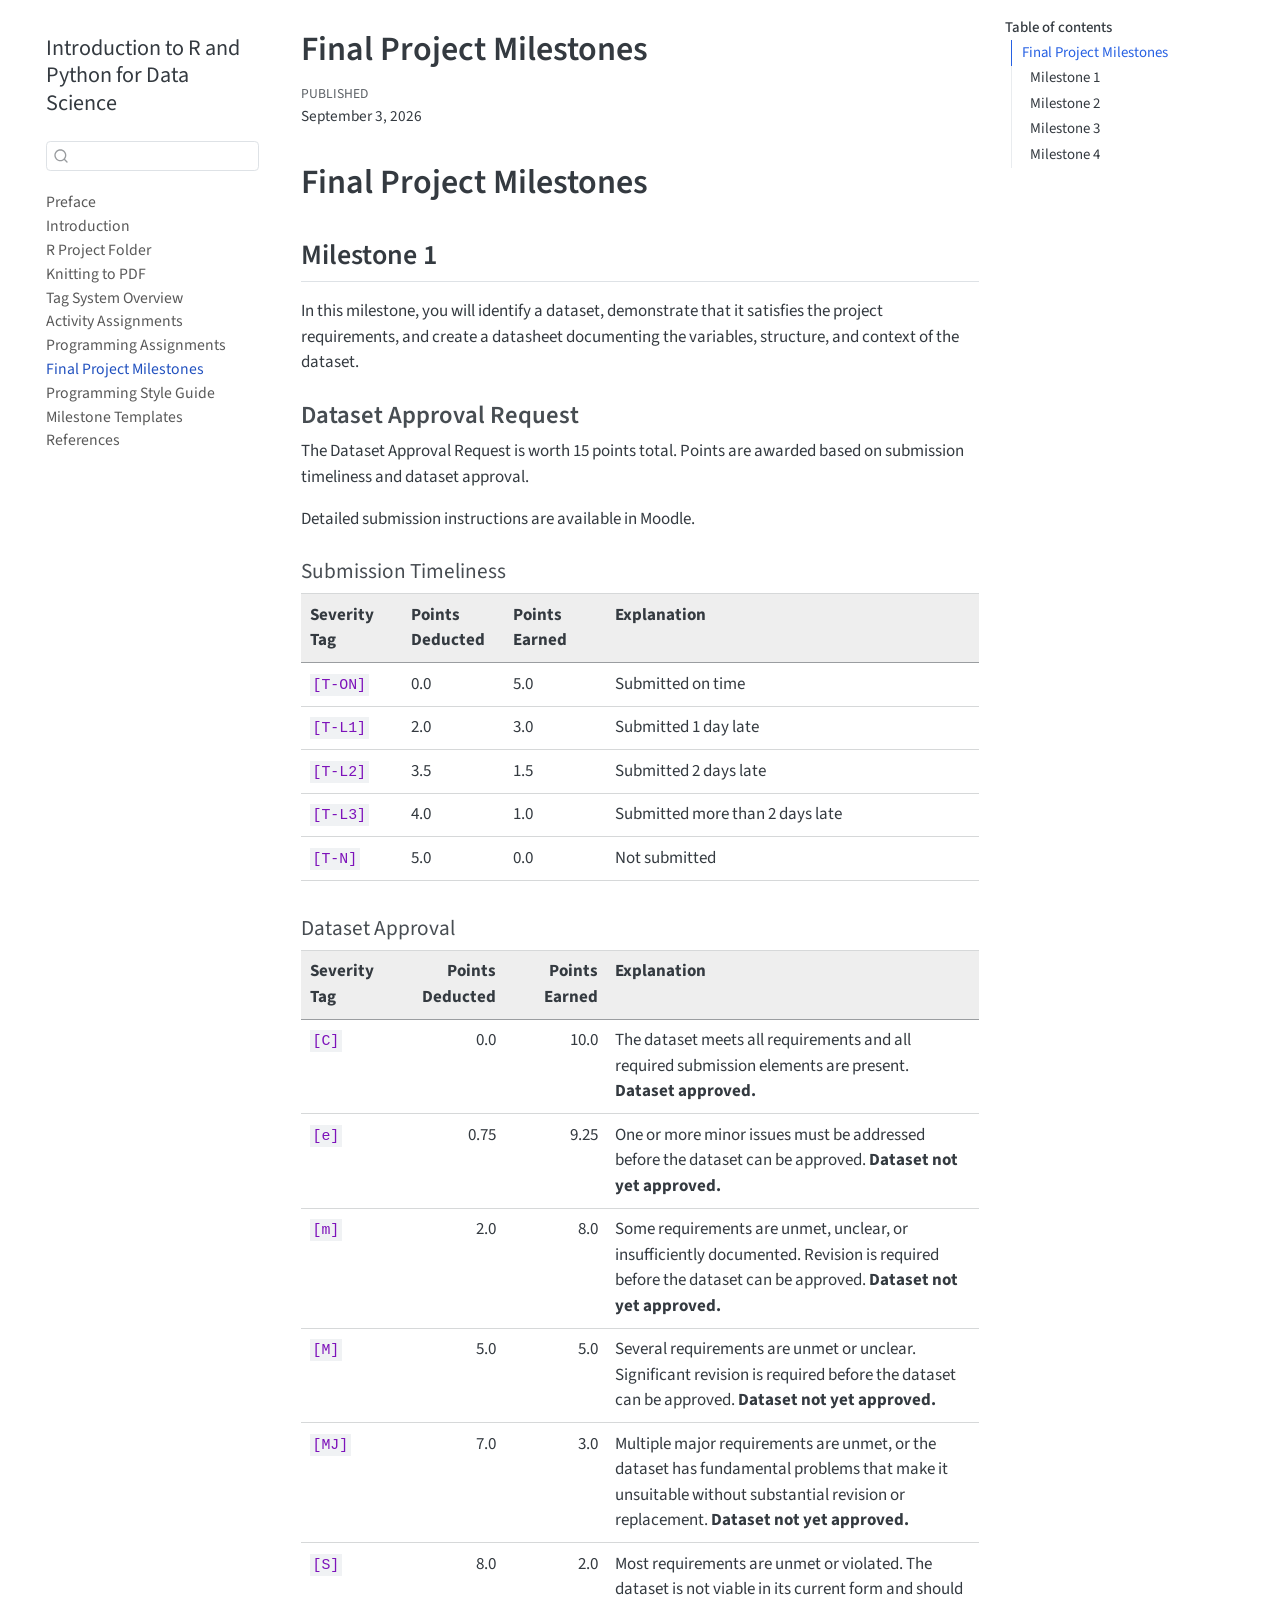
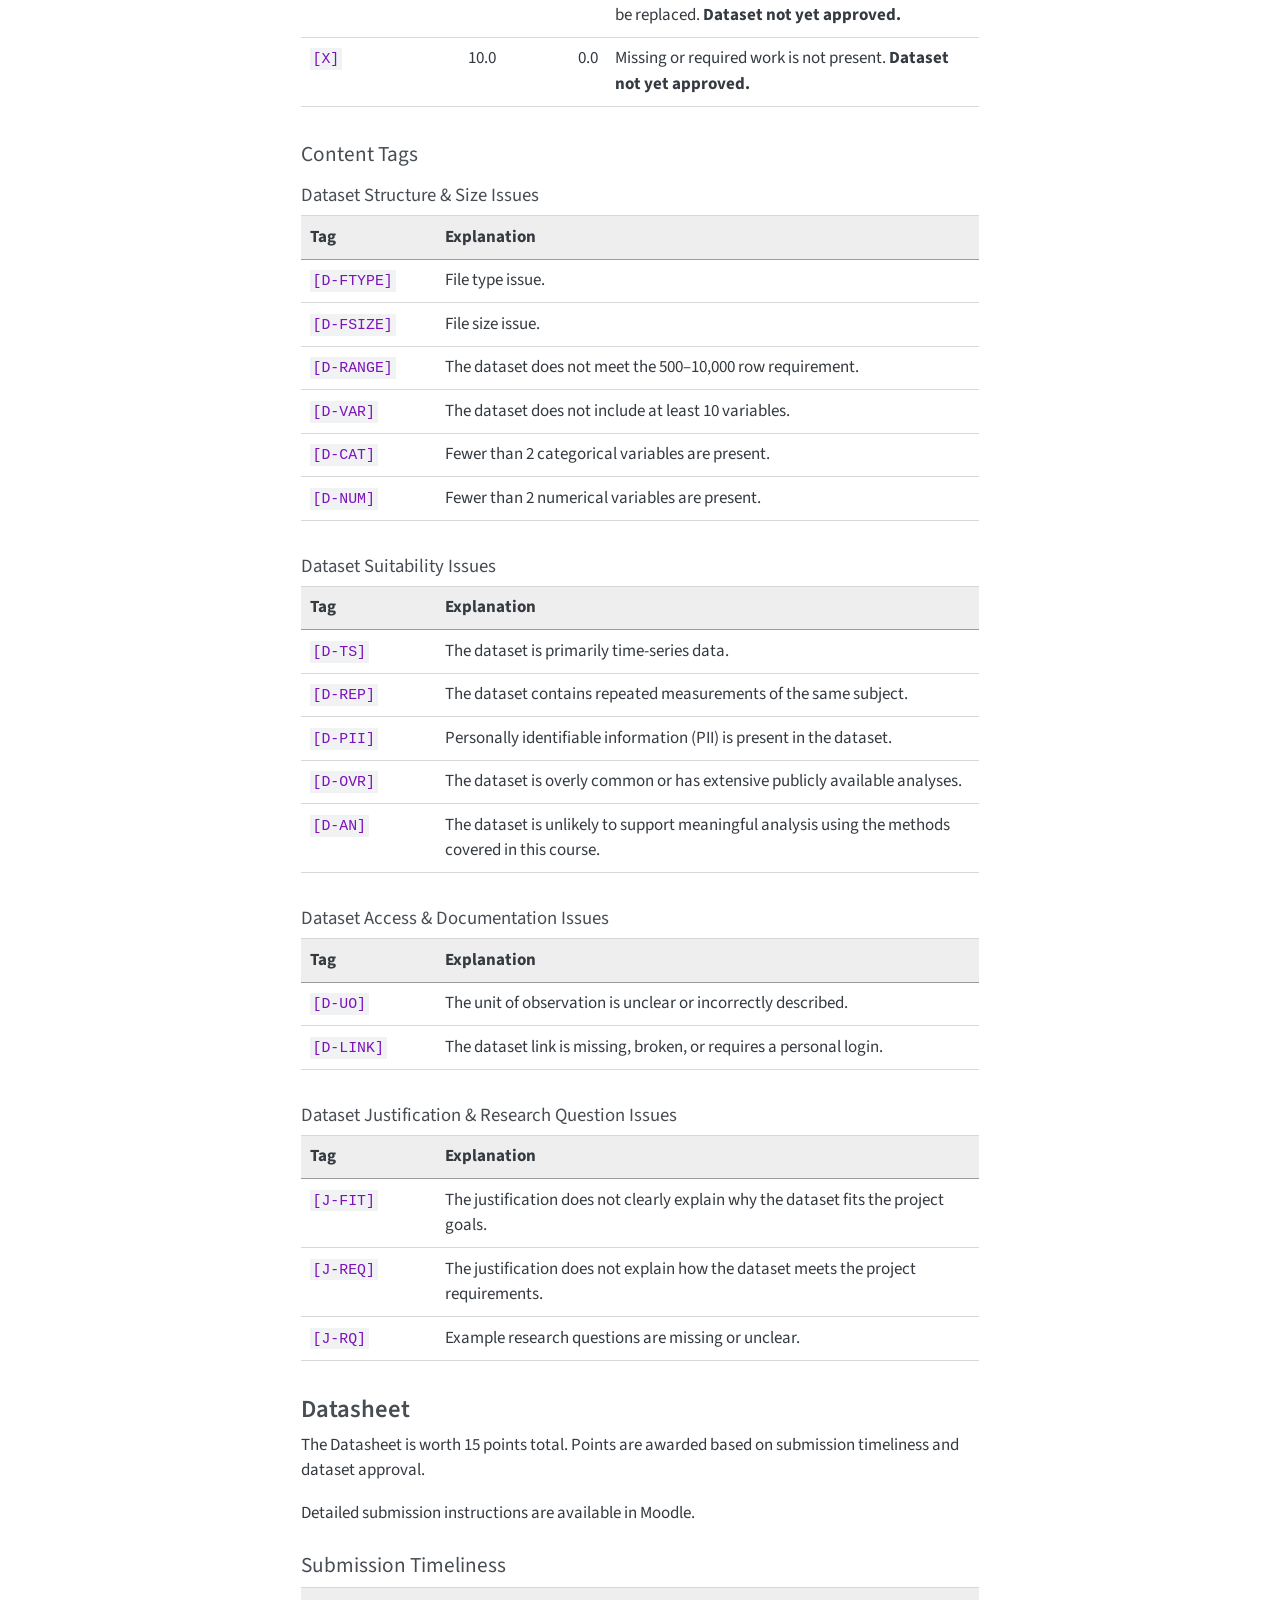
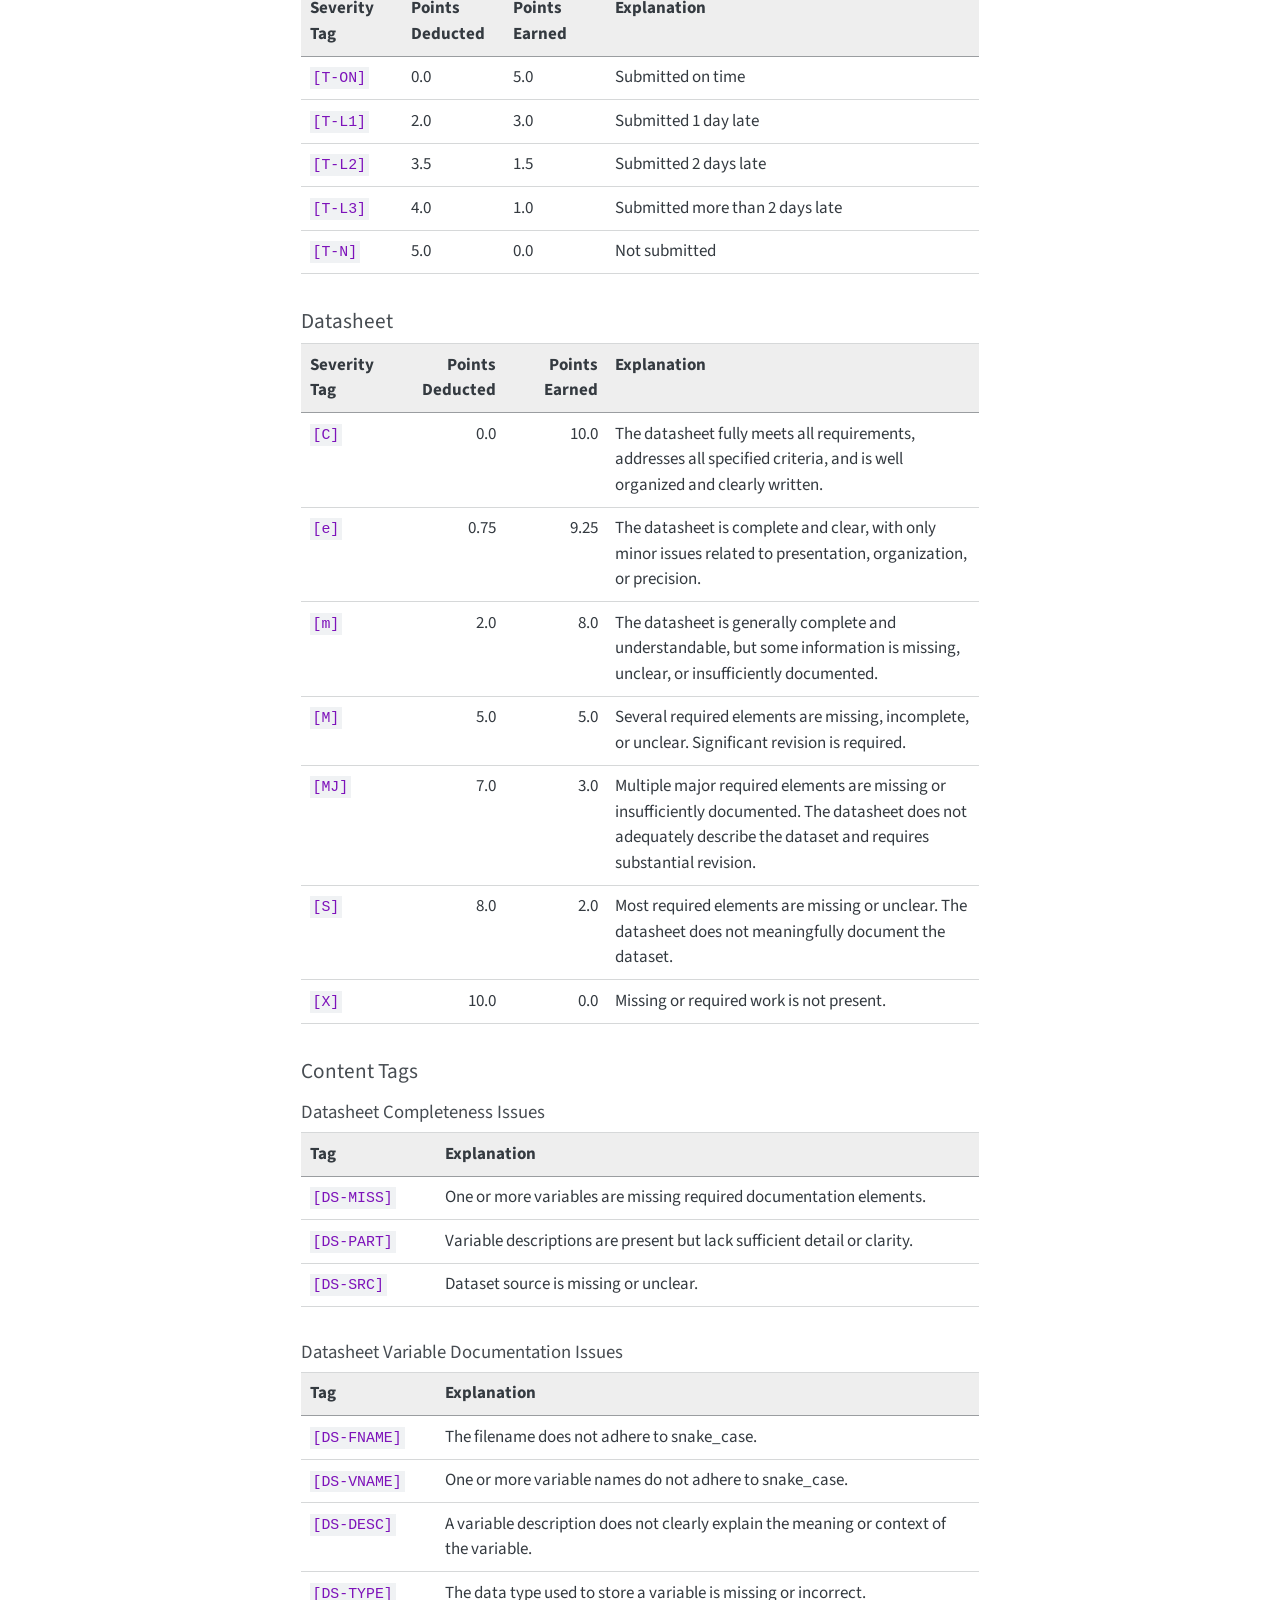
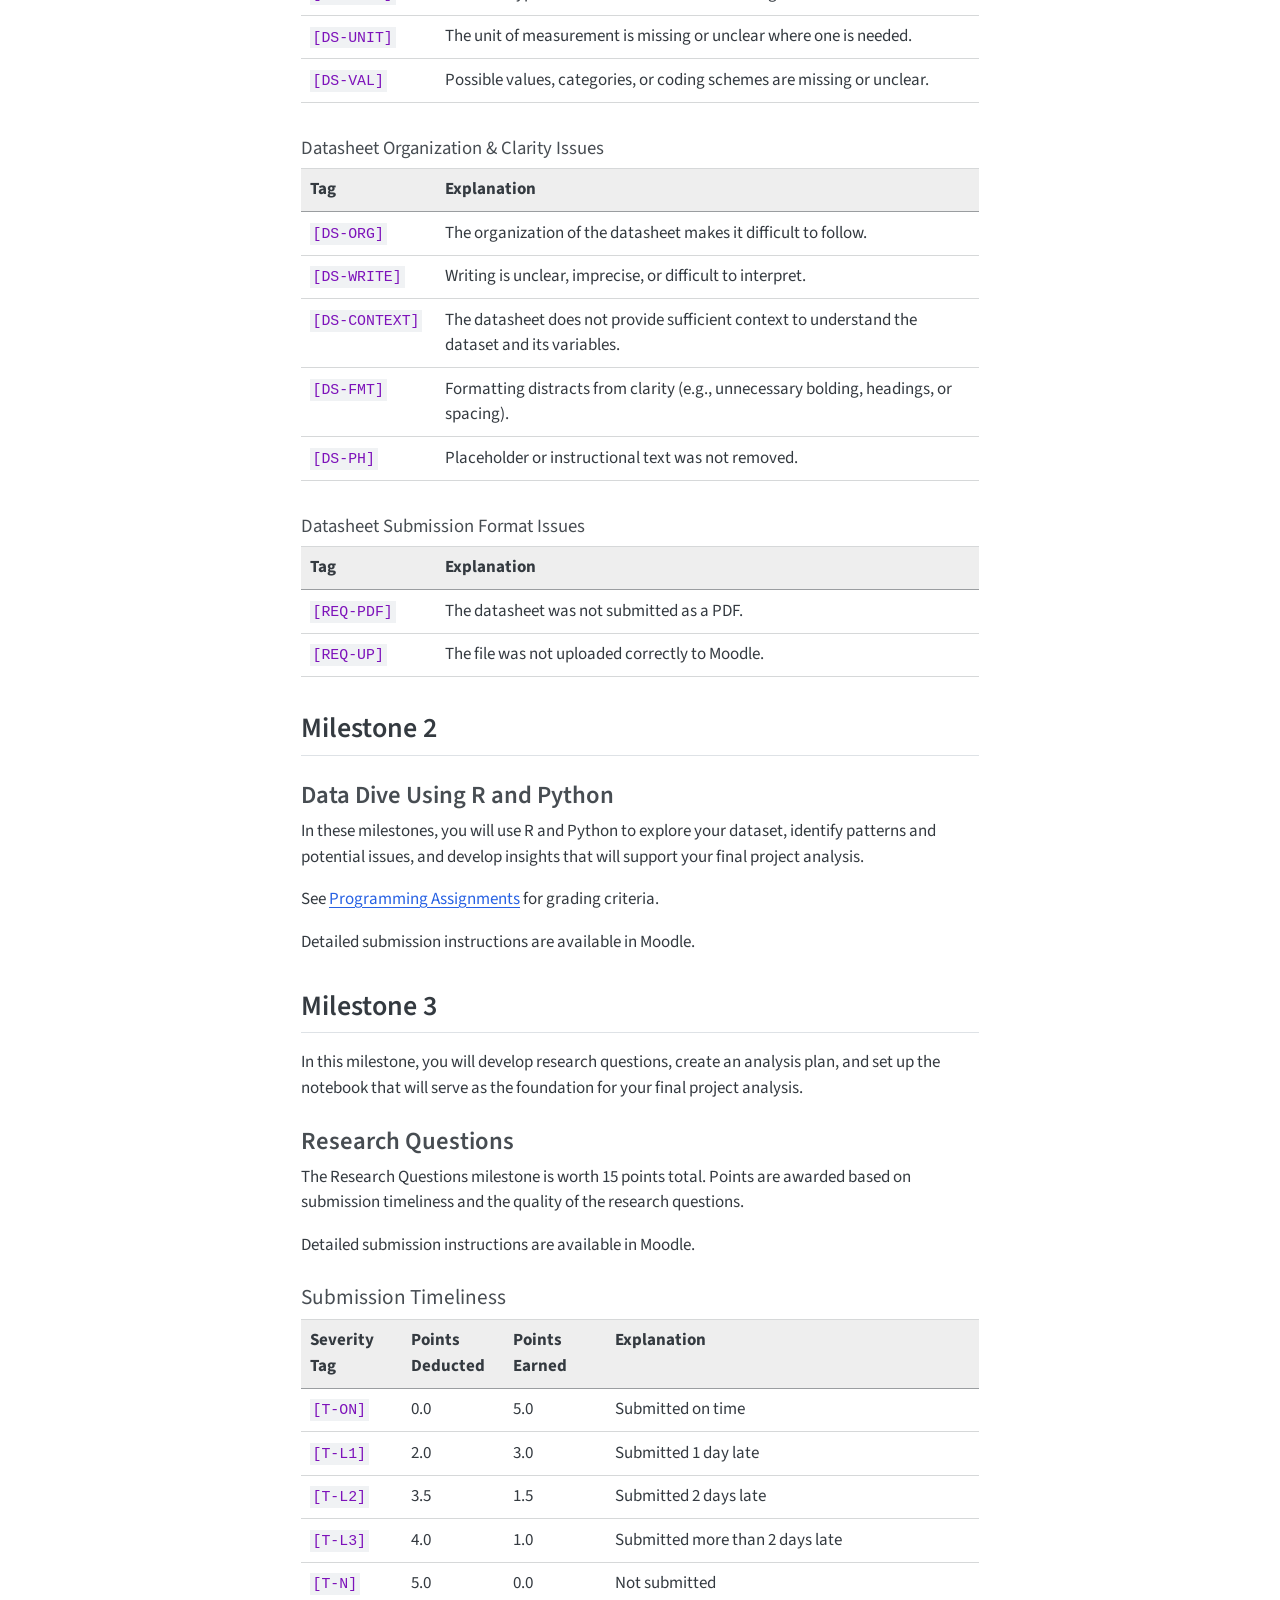
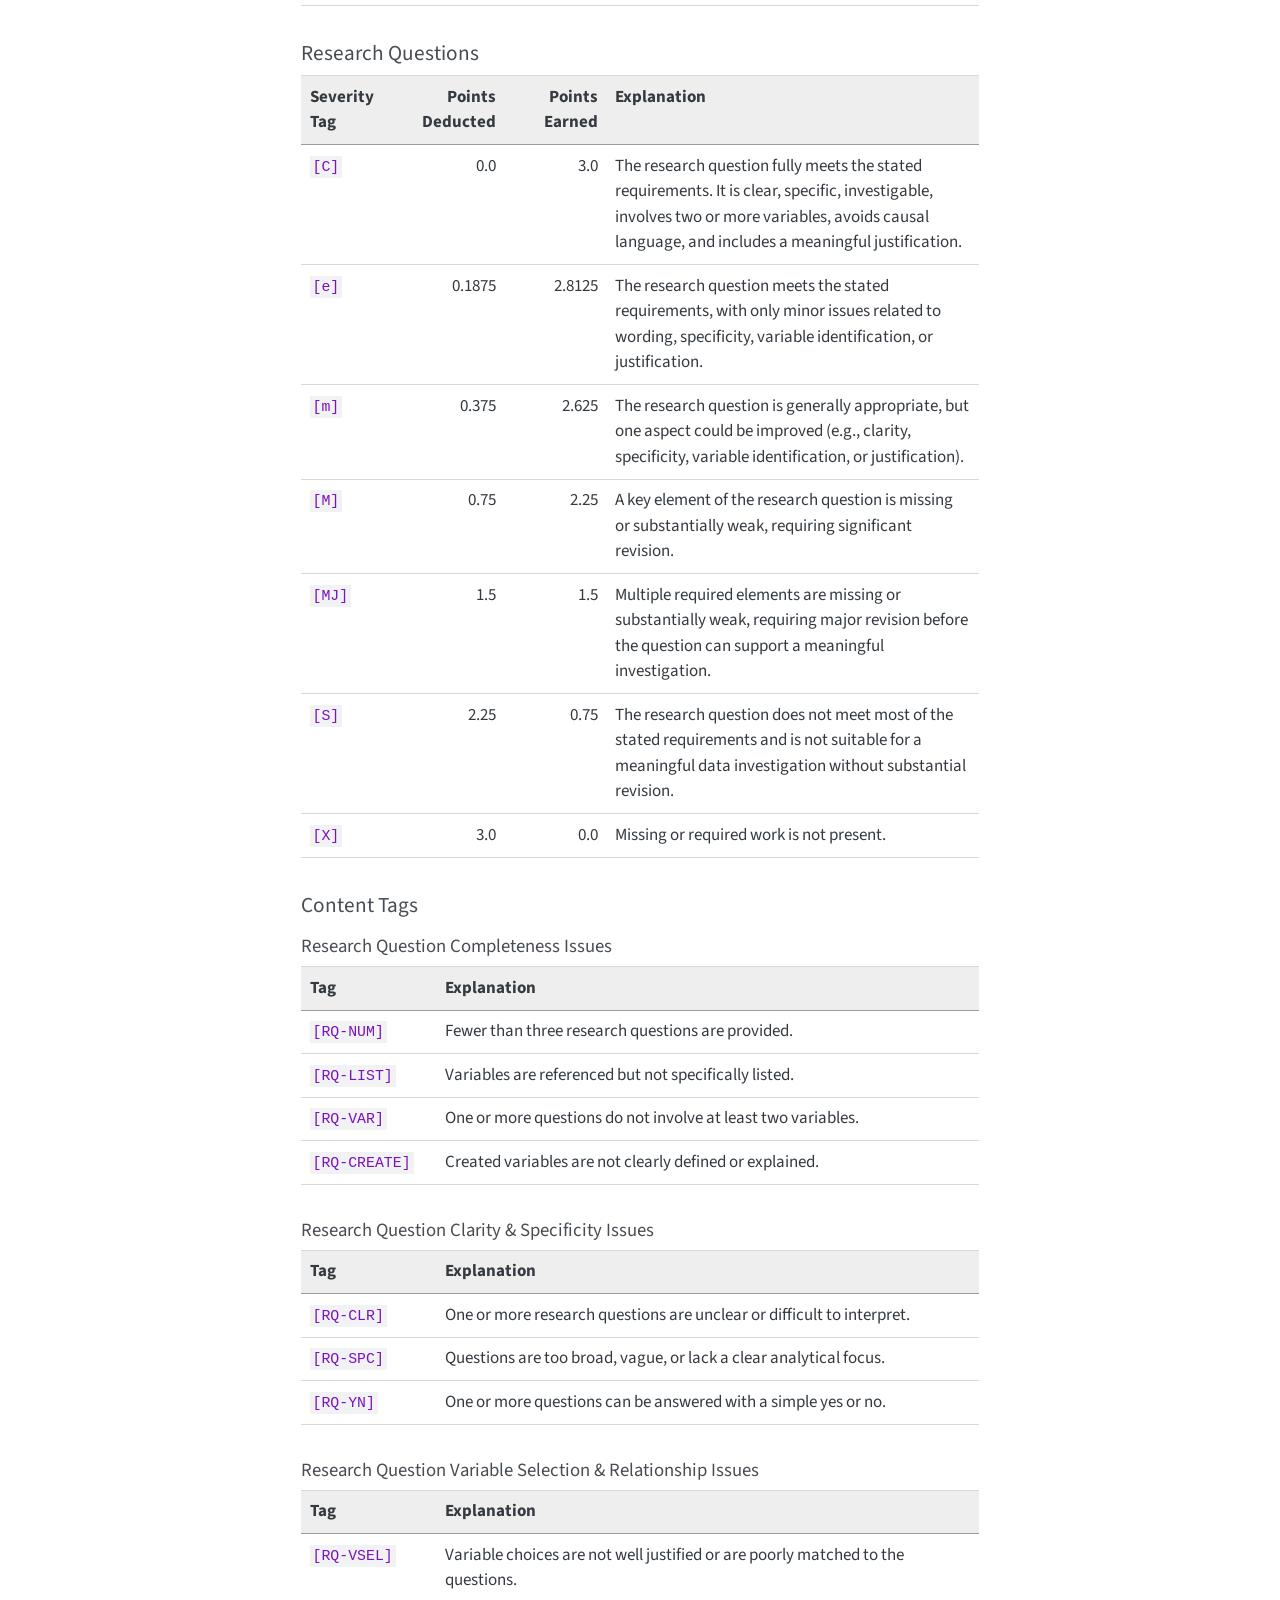
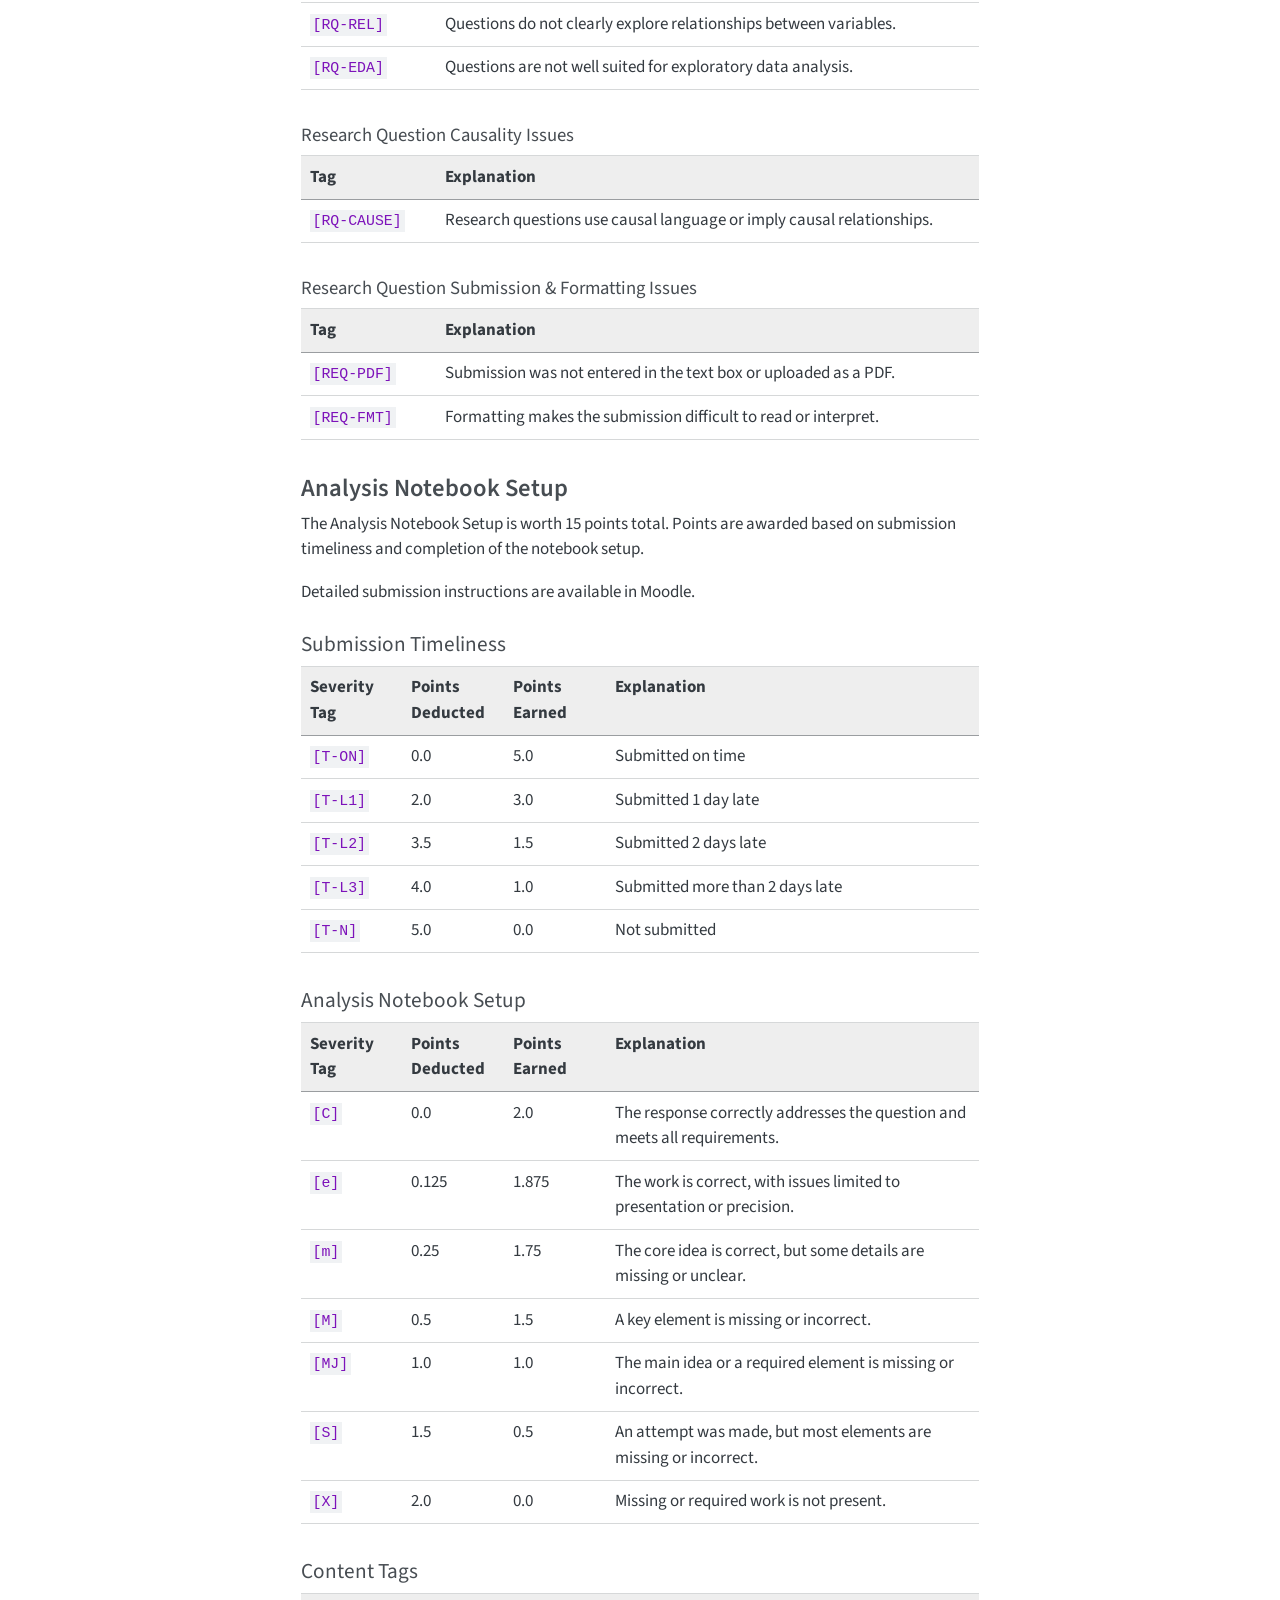
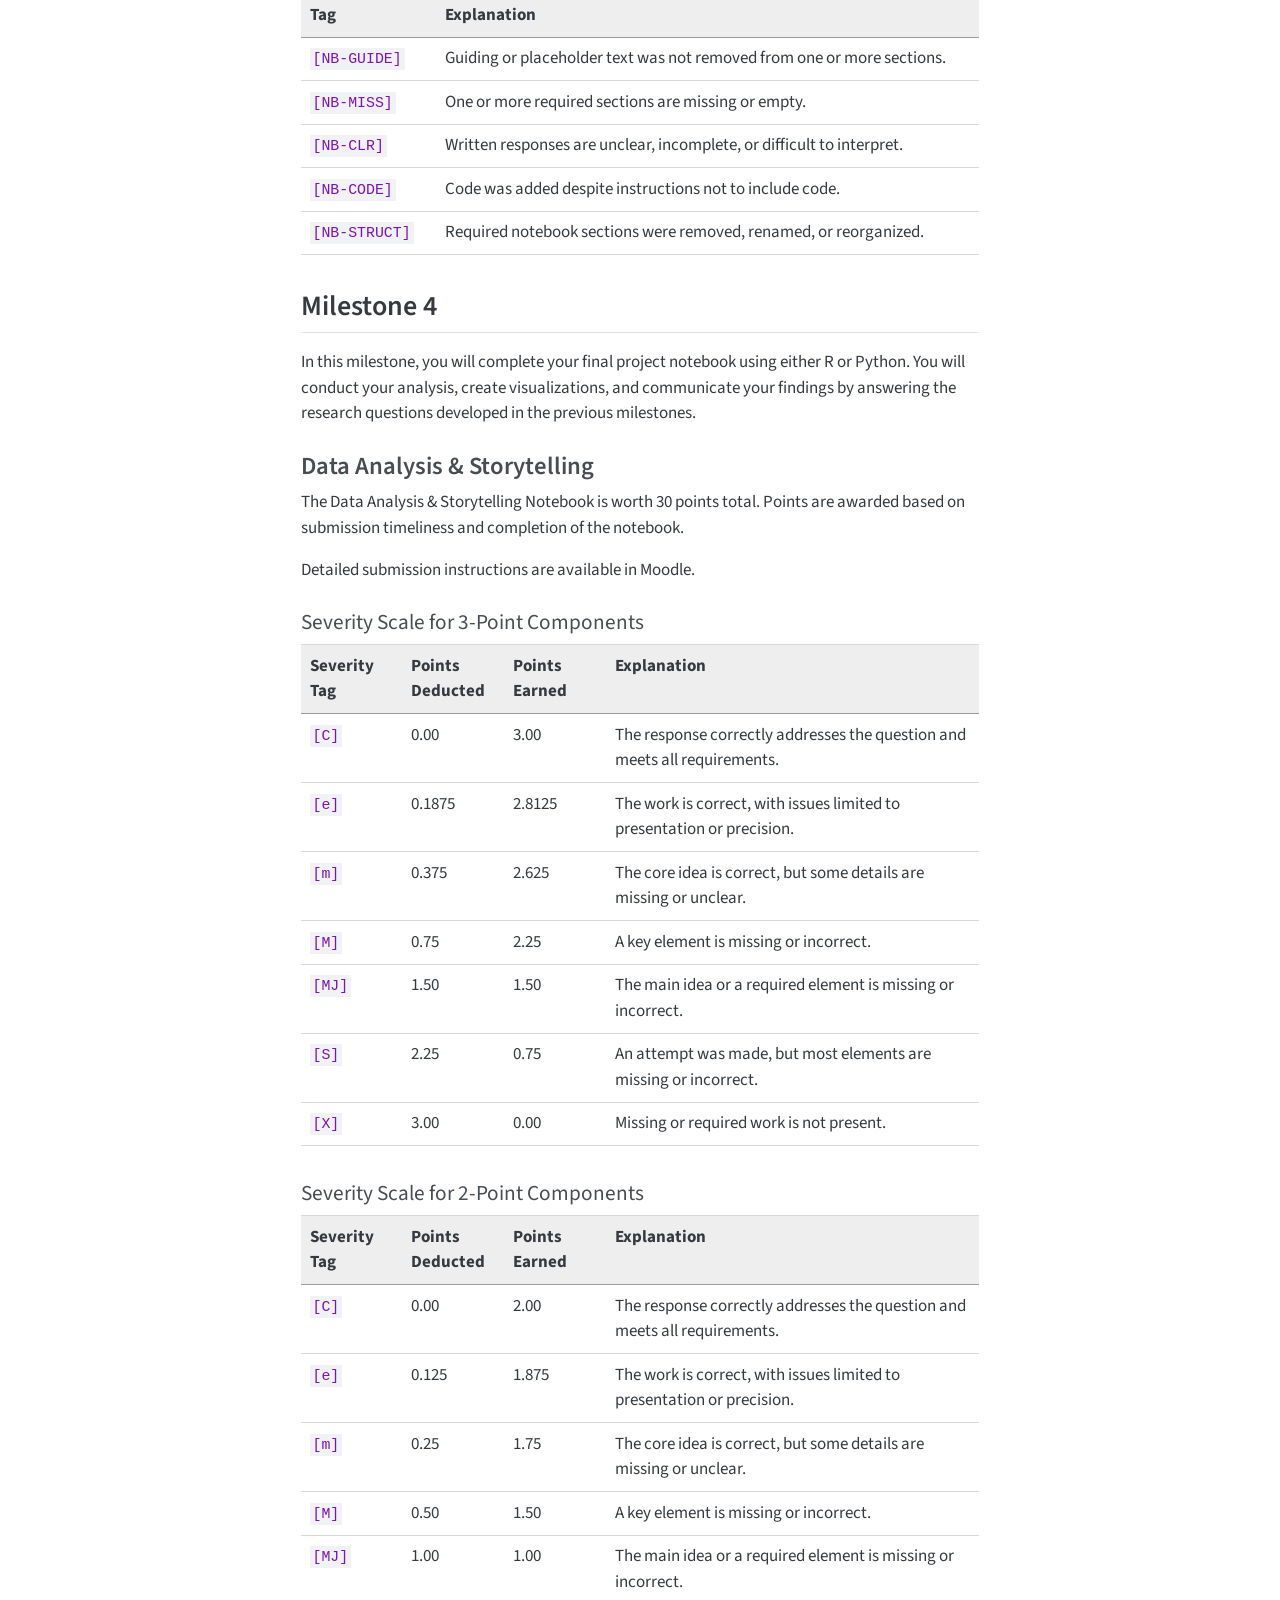
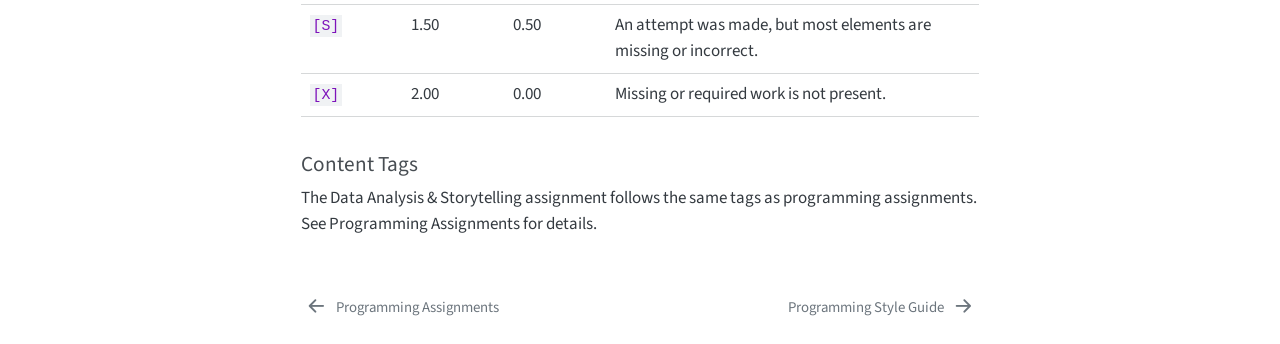
<file: docs/milestones.html>
<!DOCTYPE html>
<html xmlns="http://www.w3.org/1999/xhtml" lang="en" xml:lang="en"><head>

<meta charset="utf-8">
<meta name="generator" content="quarto-1.9.38">

<meta name="viewport" content="width=device-width, initial-scale=1.0, user-scalable=yes">

<meta name="dcterms.date" content="2026-09-03">

<title>Final Project Milestones – Introduction to R and Python for Data Science</title>
<style>
/* Default styles provided by pandoc.
** See https://pandoc.org/MANUAL.html#variables-for-html for config info.
*/
code{white-space: pre-wrap;}
span.smallcaps{font-variant: small-caps;}
div.columns{display: flex; gap: min(4vw, 1.5em);}
div.column{flex: auto; overflow-x: auto;}
div.hanging-indent{margin-left: 1.5em; text-indent: -1.5em;}
ul.task-list{list-style: none;}
ul.task-list li input[type="checkbox"] {
  width: 0.8em;
  margin: 0 0.8em 0.2em -1em; /* quarto-specific, see https://github.com/quarto-dev/quarto-cli/issues/4556 */ 
  vertical-align: middle;
}
</style>


<script src="site_libs/quarto-nav/quarto-nav.js"></script>
<script src="site_libs/quarto-nav/headroom.min.js"></script>
<script src="site_libs/clipboard/clipboard.min.js"></script>
<script src="site_libs/quarto-search/autocomplete.umd.js"></script>
<script src="site_libs/quarto-search/fuse.min.js"></script>
<script src="site_libs/quarto-search/quarto-search.js"></script>
<meta name="quarto:offset" content="./">
<link href="./coding_style.html" rel="next">
<link href="./programming.html" rel="prev">
<script src="site_libs/quarto-html/quarto.js" type="module"></script>
<script src="site_libs/quarto-html/tabsets/tabsets.js" type="module"></script>
<script src="site_libs/quarto-html/popper.min.js"></script>
<script src="site_libs/quarto-html/tippy.umd.min.js"></script>
<script src="site_libs/quarto-html/anchor.min.js"></script>
<link href="site_libs/quarto-html/tippy.css" rel="stylesheet">
<link href="site_libs/quarto-html/quarto-syntax-highlighting-15634bcf2e68342d4ad2dfa704d543f6.css" rel="stylesheet" id="quarto-text-highlighting-styles">
<script src="site_libs/bootstrap/bootstrap.min.js"></script>
<link href="site_libs/bootstrap/bootstrap-icons.css" rel="stylesheet">
<link href="site_libs/bootstrap/bootstrap-5ccb035bea26c1e21f80f44cf7c27909.min.css" rel="stylesheet" append-hash="true" id="quarto-bootstrap" data-mode="light">
<script id="quarto-search-options" type="application/json">{
  "location": "sidebar",
  "copy-button": false,
  "collapse-after": 3,
  "panel-placement": "start",
  "type": "textbox",
  "limit": 50,
  "keyboard-shortcut": [
    "f",
    "/",
    "s"
  ],
  "show-item-context": false,
  "language": {
    "search-no-results-text": "No results",
    "search-matching-documents-text": "matching documents",
    "search-copy-link-title": "Copy link to search",
    "search-hide-matches-text": "Hide additional matches",
    "search-more-match-text": "more match in this document",
    "search-more-matches-text": "more matches in this document",
    "search-clear-button-title": "Clear",
    "search-text-placeholder": "",
    "search-detached-cancel-button-title": "Cancel",
    "search-submit-button-title": "Submit",
    "search-label": "Search"
  }
}</script>


<link rel="stylesheet" href="styles.css">
</head>

<body class="nav-sidebar floating quarto-light">

<div id="quarto-search-results"></div>
  <header id="quarto-header" class="headroom fixed-top">
  <nav class="quarto-secondary-nav">
    <div class="container-fluid d-flex">
      <button type="button" class="quarto-btn-toggle btn" data-bs-toggle="collapse" role="button" data-bs-target=".quarto-sidebar-collapse-item" aria-controls="quarto-sidebar" aria-expanded="false" aria-label="Toggle sidebar navigation" onclick="if (window.quartoToggleHeadroom) { window.quartoToggleHeadroom(); }">
        <i class="bi bi-layout-text-sidebar-reverse"></i>
      </button>
        <nav class="quarto-page-breadcrumbs" aria-label="breadcrumb"><ol class="breadcrumb"><li class="breadcrumb-item"><a href="./milestones.html"><span class="chapter-title">Final Project Milestones</span></a></li></ol></nav>
        <a class="flex-grow-1" role="navigation" data-bs-toggle="collapse" data-bs-target=".quarto-sidebar-collapse-item" aria-controls="quarto-sidebar" aria-expanded="false" aria-label="Toggle sidebar navigation" onclick="if (window.quartoToggleHeadroom) { window.quartoToggleHeadroom(); }">      
        </a>
      <button type="button" class="btn quarto-search-button" aria-label="Search" onclick="window.quartoOpenSearch();">
        <i class="bi bi-search"></i>
      </button>
    </div>
  </nav>
</header>
<!-- content -->
<div id="quarto-content" class="quarto-container page-columns page-rows-contents page-layout-article">
<!-- sidebar -->
  <nav id="quarto-sidebar" class="sidebar collapse collapse-horizontal quarto-sidebar-collapse-item sidebar-navigation floating overflow-auto">
    <div class="pt-lg-2 mt-2 text-left sidebar-header">
    <div class="sidebar-title mb-0 py-0">
      <a href="./">Introduction to R and Python for Data Science</a> 
    </div>
      </div>
        <div class="mt-2 flex-shrink-0 align-items-center">
        <div class="sidebar-search">
        <div id="quarto-search" class="" title="Search"></div>
        </div>
        </div>
    <div class="sidebar-menu-container"> 
    <ul class="list-unstyled mt-1">
        <li class="sidebar-item">
  <div class="sidebar-item-container"> 
  <a href="./index.html" class="sidebar-item-text sidebar-link"><span class="chapter-title">Preface</span></a>
  </div>
</li>
        <li class="sidebar-item">
  <div class="sidebar-item-container"> 
  <a href="./intro.html" class="sidebar-item-text sidebar-link"><span class="chapter-title">Introduction</span></a>
  </div>
</li>
        <li class="sidebar-item">
  <div class="sidebar-item-container"> 
  <a href="./rproj.html" class="sidebar-item-text sidebar-link"><span class="chapter-title">R Project Folder</span></a>
  </div>
</li>
        <li class="sidebar-item">
  <div class="sidebar-item-container"> 
  <a href="./knitting.html" class="sidebar-item-text sidebar-link"><span class="chapter-title">Knitting to PDF</span></a>
  </div>
</li>
        <li class="sidebar-item">
  <div class="sidebar-item-container"> 
  <a href="./tags.html" class="sidebar-item-text sidebar-link"><span class="chapter-title">Tag System Overview</span></a>
  </div>
</li>
        <li class="sidebar-item">
  <div class="sidebar-item-container"> 
  <a href="./moodle.html" class="sidebar-item-text sidebar-link"><span class="chapter-title">Activity Assignments</span></a>
  </div>
</li>
        <li class="sidebar-item">
  <div class="sidebar-item-container"> 
  <a href="./programming.html" class="sidebar-item-text sidebar-link"><span class="chapter-title">Programming Assignments</span></a>
  </div>
</li>
        <li class="sidebar-item">
  <div class="sidebar-item-container"> 
  <a href="./milestones.html" class="sidebar-item-text sidebar-link active"><span class="chapter-title">Final Project Milestones</span></a>
  </div>
</li>
        <li class="sidebar-item">
  <div class="sidebar-item-container"> 
  <a href="./coding_style.html" class="sidebar-item-text sidebar-link"><span class="chapter-title">Programming Style Guide</span></a>
  </div>
</li>
        <li class="sidebar-item">
  <div class="sidebar-item-container"> 
  <a href="./templates.html" class="sidebar-item-text sidebar-link"><span class="chapter-title">Milestone Templates</span></a>
  </div>
</li>
        <li class="sidebar-item">
  <div class="sidebar-item-container"> 
  <a href="./references.html" class="sidebar-item-text sidebar-link"><span class="chapter-title">References</span></a>
  </div>
</li>
    </ul>
    </div>
</nav>
<div id="quarto-sidebar-glass" class="quarto-sidebar-collapse-item" data-bs-toggle="collapse" data-bs-target=".quarto-sidebar-collapse-item"></div>
<!-- margin-sidebar -->
    <div id="quarto-margin-sidebar" class="sidebar margin-sidebar">
        <nav id="TOC" role="doc-toc" class="toc-active">
    <h2 id="toc-title">Table of contents</h2>
   
  <ul>
  <li><a href="#final-project-milestones" id="toc-final-project-milestones" class="nav-link active" data-scroll-target="#final-project-milestones">Final Project Milestones</a>
  <ul>
  <li><a href="#milestone-1" id="toc-milestone-1" class="nav-link" data-scroll-target="#milestone-1">Milestone 1</a>
  <ul>
  <li><a href="#dataset-approval-request" id="toc-dataset-approval-request" class="nav-link" data-scroll-target="#dataset-approval-request">Dataset Approval Request</a>
  <ul class="collapse">
  <li><a href="#submission-timeliness" id="toc-submission-timeliness" class="nav-link" data-scroll-target="#submission-timeliness">Submission Timeliness</a></li>
  <li><a href="#dataset-approval" id="toc-dataset-approval" class="nav-link" data-scroll-target="#dataset-approval">Dataset Approval</a></li>
  <li><a href="#content-tags" id="toc-content-tags" class="nav-link" data-scroll-target="#content-tags">Content Tags</a>
  <ul class="collapse">
  <li><a href="#dataset-structure-size-issues" id="toc-dataset-structure-size-issues" class="nav-link" data-scroll-target="#dataset-structure-size-issues">Dataset Structure &amp; Size Issues</a></li>
  <li><a href="#dataset-suitability-issues" id="toc-dataset-suitability-issues" class="nav-link" data-scroll-target="#dataset-suitability-issues">Dataset Suitability Issues</a></li>
  <li><a href="#dataset-access-documentation-issues" id="toc-dataset-access-documentation-issues" class="nav-link" data-scroll-target="#dataset-access-documentation-issues">Dataset Access &amp; Documentation Issues</a></li>
  <li><a href="#dataset-justification-research-question-issues" id="toc-dataset-justification-research-question-issues" class="nav-link" data-scroll-target="#dataset-justification-research-question-issues">Dataset Justification &amp; Research Question Issues</a></li>
  </ul></li>
  </ul></li>
  <li><a href="#datasheet" id="toc-datasheet" class="nav-link" data-scroll-target="#datasheet">Datasheet</a>
  <ul class="collapse">
  <li><a href="#submission-timeliness-1" id="toc-submission-timeliness-1" class="nav-link" data-scroll-target="#submission-timeliness-1">Submission Timeliness</a></li>
  <li><a href="#datasheet-1" id="toc-datasheet-1" class="nav-link" data-scroll-target="#datasheet-1">Datasheet</a></li>
  <li><a href="#content-tags-1" id="toc-content-tags-1" class="nav-link" data-scroll-target="#content-tags-1">Content Tags</a>
  <ul class="collapse">
  <li><a href="#datasheet-completeness-issues" id="toc-datasheet-completeness-issues" class="nav-link" data-scroll-target="#datasheet-completeness-issues">Datasheet Completeness Issues</a></li>
  <li><a href="#datasheet-variable-documentation-issues" id="toc-datasheet-variable-documentation-issues" class="nav-link" data-scroll-target="#datasheet-variable-documentation-issues">Datasheet Variable Documentation Issues</a></li>
  <li><a href="#datasheet-organization-clarity-issues" id="toc-datasheet-organization-clarity-issues" class="nav-link" data-scroll-target="#datasheet-organization-clarity-issues">Datasheet Organization &amp; Clarity Issues</a></li>
  <li><a href="#datasheet-submission-format-issues" id="toc-datasheet-submission-format-issues" class="nav-link" data-scroll-target="#datasheet-submission-format-issues">Datasheet Submission Format Issues</a></li>
  </ul></li>
  </ul></li>
  </ul></li>
  <li><a href="#milestone-2" id="toc-milestone-2" class="nav-link" data-scroll-target="#milestone-2">Milestone 2</a>
  <ul>
  <li><a href="#data-dive-using-r-and-python" id="toc-data-dive-using-r-and-python" class="nav-link" data-scroll-target="#data-dive-using-r-and-python">Data Dive Using R and Python</a></li>
  </ul></li>
  <li><a href="#milestone-3" id="toc-milestone-3" class="nav-link" data-scroll-target="#milestone-3">Milestone 3</a>
  <ul>
  <li><a href="#research-questions" id="toc-research-questions" class="nav-link" data-scroll-target="#research-questions">Research Questions</a>
  <ul class="collapse">
  <li><a href="#submission-timeliness-2" id="toc-submission-timeliness-2" class="nav-link" data-scroll-target="#submission-timeliness-2">Submission Timeliness</a></li>
  <li><a href="#research-questions-1" id="toc-research-questions-1" class="nav-link" data-scroll-target="#research-questions-1">Research Questions</a></li>
  <li><a href="#content-tags-2" id="toc-content-tags-2" class="nav-link" data-scroll-target="#content-tags-2">Content Tags</a>
  <ul class="collapse">
  <li><a href="#research-question-completeness-issues" id="toc-research-question-completeness-issues" class="nav-link" data-scroll-target="#research-question-completeness-issues">Research Question Completeness Issues</a></li>
  <li><a href="#research-question-clarity-specificity-issues" id="toc-research-question-clarity-specificity-issues" class="nav-link" data-scroll-target="#research-question-clarity-specificity-issues">Research Question Clarity &amp; Specificity Issues</a></li>
  <li><a href="#research-question-variable-selection-relationship-issues" id="toc-research-question-variable-selection-relationship-issues" class="nav-link" data-scroll-target="#research-question-variable-selection-relationship-issues">Research Question Variable Selection &amp; Relationship Issues</a></li>
  <li><a href="#research-question-causality-issues" id="toc-research-question-causality-issues" class="nav-link" data-scroll-target="#research-question-causality-issues">Research Question Causality Issues</a></li>
  <li><a href="#research-question-submission-formatting-issues" id="toc-research-question-submission-formatting-issues" class="nav-link" data-scroll-target="#research-question-submission-formatting-issues">Research Question Submission &amp; Formatting Issues</a></li>
  </ul></li>
  </ul></li>
  <li><a href="#analysis-notebook-setup" id="toc-analysis-notebook-setup" class="nav-link" data-scroll-target="#analysis-notebook-setup">Analysis Notebook Setup</a>
  <ul class="collapse">
  <li><a href="#submission-timeliness-3" id="toc-submission-timeliness-3" class="nav-link" data-scroll-target="#submission-timeliness-3">Submission Timeliness</a></li>
  <li><a href="#analysis-notebook-setup-1" id="toc-analysis-notebook-setup-1" class="nav-link" data-scroll-target="#analysis-notebook-setup-1">Analysis Notebook Setup</a></li>
  <li><a href="#content-tags-3" id="toc-content-tags-3" class="nav-link" data-scroll-target="#content-tags-3">Content Tags</a></li>
  </ul></li>
  </ul></li>
  <li><a href="#milestone-4" id="toc-milestone-4" class="nav-link" data-scroll-target="#milestone-4">Milestone 4</a>
  <ul>
  <li><a href="#data-analysis-storytelling" id="toc-data-analysis-storytelling" class="nav-link" data-scroll-target="#data-analysis-storytelling">Data Analysis &amp; Storytelling</a>
  <ul class="collapse">
  <li><a href="#severity-scale-for-3-point-components" id="toc-severity-scale-for-3-point-components" class="nav-link" data-scroll-target="#severity-scale-for-3-point-components">Severity Scale for 3-Point Components</a></li>
  <li><a href="#severity-scale-for-2-point-components" id="toc-severity-scale-for-2-point-components" class="nav-link" data-scroll-target="#severity-scale-for-2-point-components">Severity Scale for 2-Point Components</a></li>
  <li><a href="#content-tags-4" id="toc-content-tags-4" class="nav-link" data-scroll-target="#content-tags-4">Content Tags</a></li>
  </ul></li>
  </ul></li>
  </ul></li>
  </ul>
</nav>
    </div>
<!-- main -->
<main class="content" id="quarto-document-content">

<header id="title-block-header" class="quarto-title-block default">
<div class="quarto-title">
<h1 class="title"><span class="chapter-title">Final Project Milestones</span></h1>
</div>



<div class="quarto-title-meta">

    
    <div>
    <div class="quarto-title-meta-heading">Published</div>
    <div class="quarto-title-meta-contents">
      <p class="date">September 3, 2026</p>
    </div>
  </div>
  
    
  </div>
  


</header>


<section id="final-project-milestones" class="level1">
<h1>Final Project Milestones</h1>
<section id="milestone-1" class="level2">
<h2 class="anchored" data-anchor-id="milestone-1">Milestone 1</h2>
<p>In this milestone, you will identify a dataset, demonstrate that it satisfies the project requirements, and create a datasheet documenting the variables, structure, and context of the dataset.</p>
<section id="dataset-approval-request" class="level3">
<h3 class="anchored" data-anchor-id="dataset-approval-request">Dataset Approval Request</h3>
<p>The Dataset Approval Request is worth 15 points total. Points are awarded based on submission timeliness and dataset approval.</p>
<p>Detailed submission instructions are available in Moodle.</p>
<section id="submission-timeliness" class="level4">
<h4 class="anchored" data-anchor-id="submission-timeliness">Submission Timeliness</h4>
<div class="custom-table">
<table class="caption-top table">
<colgroup>
<col style="width: 15%">
<col style="width: 15%">
<col style="width: 15%">
<col style="width: 55%">
</colgroup>
<thead>
<tr class="header">
<th>Severity Tag</th>
<th>Points Deducted</th>
<th>Points Earned</th>
<th>Explanation</th>
</tr>
</thead>
<tbody>
<tr class="odd">
<td><code>[T-ON]</code></td>
<td>0.0</td>
<td>5.0</td>
<td>Submitted on time</td>
</tr>
<tr class="even">
<td><code>[T-L1]</code></td>
<td>2.0</td>
<td>3.0</td>
<td>Submitted 1 day late</td>
</tr>
<tr class="odd">
<td><code>[T-L2]</code></td>
<td>3.5</td>
<td>1.5</td>
<td>Submitted 2 days late</td>
</tr>
<tr class="even">
<td><code>[T-L3]</code></td>
<td>4.0</td>
<td>1.0</td>
<td>Submitted more than 2 days late</td>
</tr>
<tr class="odd">
<td><code>[T-N]</code></td>
<td>5.0</td>
<td>0.0</td>
<td>Not submitted</td>
</tr>
</tbody>
</table>
</div>
</section>
<section id="dataset-approval" class="level4">
<h4 class="anchored" data-anchor-id="dataset-approval">Dataset Approval</h4>
<div class="custom-table">
<table class="caption-top table">
<colgroup>
<col style="width: 15%">
<col style="width: 15%">
<col style="width: 15%">
<col style="width: 55%">
</colgroup>
<thead>
<tr class="header">
<th>Severity Tag</th>
<th style="text-align: right;">Points Deducted</th>
<th style="text-align: right;">Points Earned</th>
<th>Explanation</th>
</tr>
</thead>
<tbody>
<tr class="odd">
<td><code>[C]</code></td>
<td style="text-align: right;">0.0</td>
<td style="text-align: right;">10.0</td>
<td>The dataset meets all requirements and all required submission elements are present. <strong>Dataset approved.</strong></td>
</tr>
<tr class="even">
<td><code>[e]</code></td>
<td style="text-align: right;">0.75</td>
<td style="text-align: right;">9.25</td>
<td>One or more minor issues must be addressed before the dataset can be approved. <strong>Dataset not yet approved.</strong></td>
</tr>
<tr class="odd">
<td><code>[m]</code></td>
<td style="text-align: right;">2.0</td>
<td style="text-align: right;">8.0</td>
<td>Some requirements are unmet, unclear, or insufficiently documented. Revision is required before the dataset can be approved. <strong>Dataset not yet approved.</strong></td>
</tr>
<tr class="even">
<td><code>[M]</code></td>
<td style="text-align: right;">5.0</td>
<td style="text-align: right;">5.0</td>
<td>Several requirements are unmet or unclear. Significant revision is required before the dataset can be approved. <strong>Dataset not yet approved.</strong></td>
</tr>
<tr class="odd">
<td><code>[MJ]</code></td>
<td style="text-align: right;">7.0</td>
<td style="text-align: right;">3.0</td>
<td>Multiple major requirements are unmet, or the dataset has fundamental problems that make it unsuitable without substantial revision or replacement. <strong>Dataset not yet approved.</strong></td>
</tr>
<tr class="even">
<td><code>[S]</code></td>
<td style="text-align: right;">8.0</td>
<td style="text-align: right;">2.0</td>
<td>Most requirements are unmet or violated. The dataset is not viable in its current form and should be replaced. <strong>Dataset not yet approved.</strong></td>
</tr>
<tr class="odd">
<td><code>[X]</code></td>
<td style="text-align: right;">10.0</td>
<td style="text-align: right;">0.0</td>
<td>Missing or required work is not present. <strong>Dataset not yet approved.</strong></td>
</tr>
</tbody>
</table>
</div>
</section>
<section id="content-tags" class="level4">
<h4 class="anchored" data-anchor-id="content-tags">Content Tags</h4>
<section id="dataset-structure-size-issues" class="level5">
<h5 class="anchored" data-anchor-id="dataset-structure-size-issues">Dataset Structure &amp; Size Issues</h5>
<div class="custom-table">
<table class="caption-top table">
<colgroup>
<col style="width: 20%">
<col style="width: 80%">
</colgroup>
<thead>
<tr class="header">
<th>Tag</th>
<th>Explanation</th>
</tr>
</thead>
<tbody>
<tr class="odd">
<td><code>[D-FTYPE]</code></td>
<td>File type issue.</td>
</tr>
<tr class="even">
<td><code>[D-FSIZE]</code></td>
<td>File size issue.</td>
</tr>
<tr class="odd">
<td><code>[D-RANGE]</code></td>
<td>The dataset does not meet the 500–10,000 row requirement.</td>
</tr>
<tr class="even">
<td><code>[D-VAR]</code></td>
<td>The dataset does not include at least 10 variables.</td>
</tr>
<tr class="odd">
<td><code>[D-CAT]</code></td>
<td>Fewer than 2 categorical variables are present.</td>
</tr>
<tr class="even">
<td><code>[D-NUM]</code></td>
<td>Fewer than 2 numerical variables are present.</td>
</tr>
</tbody>
</table>
</div>
</section>
<section id="dataset-suitability-issues" class="level5">
<h5 class="anchored" data-anchor-id="dataset-suitability-issues">Dataset Suitability Issues</h5>
<div class="custom-table">
<table class="caption-top table">
<colgroup>
<col style="width: 20%">
<col style="width: 80%">
</colgroup>
<thead>
<tr class="header">
<th>Tag</th>
<th>Explanation</th>
</tr>
</thead>
<tbody>
<tr class="odd">
<td><code>[D-TS]</code></td>
<td>The dataset is primarily time-series data.</td>
</tr>
<tr class="even">
<td><code>[D-REP]</code></td>
<td>The dataset contains repeated measurements of the same subject.</td>
</tr>
<tr class="odd">
<td><code>[D-PII]</code></td>
<td>Personally identifiable information (PII) is present in the dataset.</td>
</tr>
<tr class="even">
<td><code>[D-OVR]</code></td>
<td>The dataset is overly common or has extensive publicly available analyses.</td>
</tr>
<tr class="odd">
<td><code>[D-AN]</code></td>
<td>The dataset is unlikely to support meaningful analysis using the methods covered in this course.</td>
</tr>
</tbody>
</table>
</div>
</section>
<section id="dataset-access-documentation-issues" class="level5">
<h5 class="anchored" data-anchor-id="dataset-access-documentation-issues">Dataset Access &amp; Documentation Issues</h5>
<div class="custom-table">
<table class="caption-top table">
<colgroup>
<col style="width: 20%">
<col style="width: 80%">
</colgroup>
<thead>
<tr class="header">
<th>Tag</th>
<th>Explanation</th>
</tr>
</thead>
<tbody>
<tr class="odd">
<td><code>[D-UO]</code></td>
<td>The unit of observation is unclear or incorrectly described.</td>
</tr>
<tr class="even">
<td><code>[D-LINK]</code></td>
<td>The dataset link is missing, broken, or requires a personal login.</td>
</tr>
</tbody>
</table>
</div>
</section>
<section id="dataset-justification-research-question-issues" class="level5">
<h5 class="anchored" data-anchor-id="dataset-justification-research-question-issues">Dataset Justification &amp; Research Question Issues</h5>
<div class="custom-table">
<table class="caption-top table">
<colgroup>
<col style="width: 20%">
<col style="width: 80%">
</colgroup>
<thead>
<tr class="header">
<th>Tag</th>
<th>Explanation</th>
</tr>
</thead>
<tbody>
<tr class="odd">
<td><code>[J-FIT]</code></td>
<td>The justification does not clearly explain why the dataset fits the project goals.</td>
</tr>
<tr class="even">
<td><code>[J-REQ]</code></td>
<td>The justification does not explain how the dataset meets the project requirements.</td>
</tr>
<tr class="odd">
<td><code>[J-RQ]</code></td>
<td>Example research questions are missing or unclear.</td>
</tr>
</tbody>
</table>
</div>
</section>
</section>
</section>
<section id="datasheet" class="level3">
<h3 class="anchored" data-anchor-id="datasheet">Datasheet</h3>
<p>The Datasheet is worth 15 points total. Points are awarded based on submission timeliness and dataset approval.</p>
<p>Detailed submission instructions are available in Moodle.</p>
<section id="submission-timeliness-1" class="level4">
<h4 class="anchored" data-anchor-id="submission-timeliness-1">Submission Timeliness</h4>
<div class="custom-table">
<table class="caption-top table">
<colgroup>
<col style="width: 15%">
<col style="width: 15%">
<col style="width: 15%">
<col style="width: 55%">
</colgroup>
<thead>
<tr class="header">
<th>Severity Tag</th>
<th>Points Deducted</th>
<th>Points Earned</th>
<th>Explanation</th>
</tr>
</thead>
<tbody>
<tr class="odd">
<td><code>[T-ON]</code></td>
<td>0.0</td>
<td>5.0</td>
<td>Submitted on time</td>
</tr>
<tr class="even">
<td><code>[T-L1]</code></td>
<td>2.0</td>
<td>3.0</td>
<td>Submitted 1 day late</td>
</tr>
<tr class="odd">
<td><code>[T-L2]</code></td>
<td>3.5</td>
<td>1.5</td>
<td>Submitted 2 days late</td>
</tr>
<tr class="even">
<td><code>[T-L3]</code></td>
<td>4.0</td>
<td>1.0</td>
<td>Submitted more than 2 days late</td>
</tr>
<tr class="odd">
<td><code>[T-N]</code></td>
<td>5.0</td>
<td>0.0</td>
<td>Not submitted</td>
</tr>
</tbody>
</table>
</div>
</section>
<section id="datasheet-1" class="level4">
<h4 class="anchored" data-anchor-id="datasheet-1">Datasheet</h4>
<div class="custom-table">
<table class="caption-top table">
<colgroup>
<col style="width: 15%">
<col style="width: 15%">
<col style="width: 15%">
<col style="width: 55%">
</colgroup>
<thead>
<tr class="header">
<th>Severity Tag</th>
<th style="text-align: right;">Points Deducted</th>
<th style="text-align: right;">Points Earned</th>
<th>Explanation</th>
</tr>
</thead>
<tbody>
<tr class="odd">
<td><code>[C]</code></td>
<td style="text-align: right;">0.0</td>
<td style="text-align: right;">10.0</td>
<td>The datasheet fully meets all requirements, addresses all specified criteria, and is well organized and clearly written.</td>
</tr>
<tr class="even">
<td><code>[e]</code></td>
<td style="text-align: right;">0.75</td>
<td style="text-align: right;">9.25</td>
<td>The datasheet is complete and clear, with only minor issues related to presentation, organization, or precision.</td>
</tr>
<tr class="odd">
<td><code>[m]</code></td>
<td style="text-align: right;">2.0</td>
<td style="text-align: right;">8.0</td>
<td>The datasheet is generally complete and understandable, but some information is missing, unclear, or insufficiently documented.</td>
</tr>
<tr class="even">
<td><code>[M]</code></td>
<td style="text-align: right;">5.0</td>
<td style="text-align: right;">5.0</td>
<td>Several required elements are missing, incomplete, or unclear. Significant revision is required.</td>
</tr>
<tr class="odd">
<td><code>[MJ]</code></td>
<td style="text-align: right;">7.0</td>
<td style="text-align: right;">3.0</td>
<td>Multiple major required elements are missing or insufficiently documented. The datasheet does not adequately describe the dataset and requires substantial revision.</td>
</tr>
<tr class="even">
<td><code>[S]</code></td>
<td style="text-align: right;">8.0</td>
<td style="text-align: right;">2.0</td>
<td>Most required elements are missing or unclear. The datasheet does not meaningfully document the dataset.</td>
</tr>
<tr class="odd">
<td><code>[X]</code></td>
<td style="text-align: right;">10.0</td>
<td style="text-align: right;">0.0</td>
<td>Missing or required work is not present.</td>
</tr>
</tbody>
</table>
</div>
</section>
<section id="content-tags-1" class="level4">
<h4 class="anchored" data-anchor-id="content-tags-1">Content Tags</h4>
<section id="datasheet-completeness-issues" class="level5">
<h5 class="anchored" data-anchor-id="datasheet-completeness-issues">Datasheet Completeness Issues</h5>
<div class="custom-table">
<table class="caption-top table">
<colgroup>
<col style="width: 20%">
<col style="width: 80%">
</colgroup>
<thead>
<tr class="header">
<th>Tag</th>
<th>Explanation</th>
</tr>
</thead>
<tbody>
<tr class="odd">
<td><code>[DS-MISS]</code></td>
<td>One or more variables are missing required documentation elements.</td>
</tr>
<tr class="even">
<td><code>[DS-PART]</code></td>
<td>Variable descriptions are present but lack sufficient detail or clarity.</td>
</tr>
<tr class="odd">
<td><code>[DS-SRC]</code></td>
<td>Dataset source is missing or unclear.</td>
</tr>
</tbody>
</table>
</div>
</section>
<section id="datasheet-variable-documentation-issues" class="level5">
<h5 class="anchored" data-anchor-id="datasheet-variable-documentation-issues">Datasheet Variable Documentation Issues</h5>
<div class="custom-table">
<table class="caption-top table">
<colgroup>
<col style="width: 20%">
<col style="width: 80%">
</colgroup>
<thead>
<tr class="header">
<th>Tag</th>
<th>Explanation</th>
</tr>
</thead>
<tbody>
<tr class="odd">
<td><code>[DS-FNAME]</code></td>
<td>The filename does not adhere to snake_case.</td>
</tr>
<tr class="even">
<td><code>[DS-VNAME]</code></td>
<td>One or more variable names do not adhere to snake_case.</td>
</tr>
<tr class="odd">
<td><code>[DS-DESC]</code></td>
<td>A variable description does not clearly explain the meaning or context of the variable.</td>
</tr>
<tr class="even">
<td><code>[DS-TYPE]</code></td>
<td>The data type used to store a variable is missing or incorrect.</td>
</tr>
<tr class="odd">
<td><code>[DS-UNIT]</code></td>
<td>The unit of measurement is missing or unclear where one is needed.</td>
</tr>
<tr class="even">
<td><code>[DS-VAL]</code></td>
<td>Possible values, categories, or coding schemes are missing or unclear.</td>
</tr>
</tbody>
</table>
</div>
</section>
<section id="datasheet-organization-clarity-issues" class="level5">
<h5 class="anchored" data-anchor-id="datasheet-organization-clarity-issues">Datasheet Organization &amp; Clarity Issues</h5>
<div class="custom-table">
<table class="caption-top table">
<colgroup>
<col style="width: 20%">
<col style="width: 80%">
</colgroup>
<thead>
<tr class="header">
<th>Tag</th>
<th>Explanation</th>
</tr>
</thead>
<tbody>
<tr class="odd">
<td><code>[DS-ORG]</code></td>
<td>The organization of the datasheet makes it difficult to follow.</td>
</tr>
<tr class="even">
<td><code>[DS-WRITE]</code></td>
<td>Writing is unclear, imprecise, or difficult to interpret.</td>
</tr>
<tr class="odd">
<td><code>[DS-CONTEXT]</code></td>
<td>The datasheet does not provide sufficient context to understand the dataset and its variables.</td>
</tr>
<tr class="even">
<td><code>[DS-FMT]</code></td>
<td>Formatting distracts from clarity (e.g., unnecessary bolding, headings, or spacing).</td>
</tr>
<tr class="odd">
<td><code>[DS-PH]</code></td>
<td>Placeholder or instructional text was not removed.</td>
</tr>
</tbody>
</table>
</div>
</section>
<section id="datasheet-submission-format-issues" class="level5">
<h5 class="anchored" data-anchor-id="datasheet-submission-format-issues">Datasheet Submission Format Issues</h5>
<div class="custom-table">
<table class="caption-top table">
<colgroup>
<col style="width: 20%">
<col style="width: 80%">
</colgroup>
<thead>
<tr class="header">
<th>Tag</th>
<th>Explanation</th>
</tr>
</thead>
<tbody>
<tr class="odd">
<td><code>[REQ-PDF]</code></td>
<td>The datasheet was not submitted as a PDF.</td>
</tr>
<tr class="even">
<td><code>[REQ-UP]</code></td>
<td>The file was not uploaded correctly to Moodle.</td>
</tr>
</tbody>
</table>
</div>
</section>
</section>
</section>
</section>
<section id="milestone-2" class="level2">
<h2 class="anchored" data-anchor-id="milestone-2">Milestone 2</h2>
<section id="data-dive-using-r-and-python" class="level3">
<h3 class="anchored" data-anchor-id="data-dive-using-r-and-python">Data Dive Using R and Python</h3>
<p>In these milestones, you will use R and Python to explore your dataset, identify patterns and potential issues, and develop insights that will support your final project analysis.</p>
<p>See <a href="grading-rubric.html#programming-assignments">Programming Assignments</a> for grading criteria.</p>
<p>Detailed submission instructions are available in Moodle.</p>
</section>
</section>
<section id="milestone-3" class="level2">
<h2 class="anchored" data-anchor-id="milestone-3">Milestone 3</h2>
<p>In this milestone, you will develop research questions, create an analysis plan, and set up the notebook that will serve as the foundation for your final project analysis.</p>
<section id="research-questions" class="level3">
<h3 class="anchored" data-anchor-id="research-questions">Research Questions</h3>
<p>The Research Questions milestone is worth 15 points total. Points are awarded based on submission timeliness and the quality of the research questions.</p>
<p>Detailed submission instructions are available in Moodle.</p>
<section id="submission-timeliness-2" class="level4">
<h4 class="anchored" data-anchor-id="submission-timeliness-2">Submission Timeliness</h4>
<div class="custom-table">
<table class="caption-top table">
<colgroup>
<col style="width: 15%">
<col style="width: 15%">
<col style="width: 15%">
<col style="width: 55%">
</colgroup>
<thead>
<tr class="header">
<th>Severity Tag</th>
<th>Points Deducted</th>
<th>Points Earned</th>
<th>Explanation</th>
</tr>
</thead>
<tbody>
<tr class="odd">
<td><code>[T-ON]</code></td>
<td>0.0</td>
<td>5.0</td>
<td>Submitted on time</td>
</tr>
<tr class="even">
<td><code>[T-L1]</code></td>
<td>2.0</td>
<td>3.0</td>
<td>Submitted 1 day late</td>
</tr>
<tr class="odd">
<td><code>[T-L2]</code></td>
<td>3.5</td>
<td>1.5</td>
<td>Submitted 2 days late</td>
</tr>
<tr class="even">
<td><code>[T-L3]</code></td>
<td>4.0</td>
<td>1.0</td>
<td>Submitted more than 2 days late</td>
</tr>
<tr class="odd">
<td><code>[T-N]</code></td>
<td>5.0</td>
<td>0.0</td>
<td>Not submitted</td>
</tr>
</tbody>
</table>
</div>
</section>
<section id="research-questions-1" class="level4">
<h4 class="anchored" data-anchor-id="research-questions-1">Research Questions</h4>
<div class="custom-table">
<table class="caption-top table">
<colgroup>
<col style="width: 15%">
<col style="width: 15%">
<col style="width: 15%">
<col style="width: 55%">
</colgroup>
<thead>
<tr class="header">
<th>Severity Tag</th>
<th style="text-align: right;">Points Deducted</th>
<th style="text-align: right;">Points Earned</th>
<th>Explanation</th>
</tr>
</thead>
<tbody>
<tr class="odd">
<td><code>[C]</code></td>
<td style="text-align: right;">0.0</td>
<td style="text-align: right;">3.0</td>
<td>The research question fully meets the stated requirements. It is clear, specific, investigable, involves two or more variables, avoids causal language, and includes a meaningful justification.</td>
</tr>
<tr class="even">
<td><code>[e]</code></td>
<td style="text-align: right;">0.1875</td>
<td style="text-align: right;">2.8125</td>
<td>The research question meets the stated requirements, with only minor issues related to wording, specificity, variable identification, or justification.</td>
</tr>
<tr class="odd">
<td><code>[m]</code></td>
<td style="text-align: right;">0.375</td>
<td style="text-align: right;">2.625</td>
<td>The research question is generally appropriate, but one aspect could be improved (e.g., clarity, specificity, variable identification, or justification).</td>
</tr>
<tr class="even">
<td><code>[M]</code></td>
<td style="text-align: right;">0.75</td>
<td style="text-align: right;">2.25</td>
<td>A key element of the research question is missing or substantially weak, requiring significant revision.</td>
</tr>
<tr class="odd">
<td><code>[MJ]</code></td>
<td style="text-align: right;">1.5</td>
<td style="text-align: right;">1.5</td>
<td>Multiple required elements are missing or substantially weak, requiring major revision before the question can support a meaningful investigation.</td>
</tr>
<tr class="even">
<td><code>[S]</code></td>
<td style="text-align: right;">2.25</td>
<td style="text-align: right;">0.75</td>
<td>The research question does not meet most of the stated requirements and is not suitable for a meaningful data investigation without substantial revision.</td>
</tr>
<tr class="odd">
<td><code>[X]</code></td>
<td style="text-align: right;">3.0</td>
<td style="text-align: right;">0.0</td>
<td>Missing or required work is not present.</td>
</tr>
</tbody>
</table>
</div>
</section>
<section id="content-tags-2" class="level4">
<h4 class="anchored" data-anchor-id="content-tags-2">Content Tags</h4>
<section id="research-question-completeness-issues" class="level5">
<h5 class="anchored" data-anchor-id="research-question-completeness-issues">Research Question Completeness Issues</h5>
<div class="custom-table">
<table class="caption-top table">
<colgroup>
<col style="width: 20%">
<col style="width: 80%">
</colgroup>
<thead>
<tr class="header">
<th>Tag</th>
<th>Explanation</th>
</tr>
</thead>
<tbody>
<tr class="odd">
<td><code>[RQ-NUM]</code></td>
<td>Fewer than three research questions are provided.</td>
</tr>
<tr class="even">
<td><code>[RQ-LIST]</code></td>
<td>Variables are referenced but not specifically listed.</td>
</tr>
<tr class="odd">
<td><code>[RQ-VAR]</code></td>
<td>One or more questions do not involve at least two variables.</td>
</tr>
<tr class="even">
<td><code>[RQ-CREATE]</code></td>
<td>Created variables are not clearly defined or explained.</td>
</tr>
</tbody>
</table>
</div>
</section>
<section id="research-question-clarity-specificity-issues" class="level5">
<h5 class="anchored" data-anchor-id="research-question-clarity-specificity-issues">Research Question Clarity &amp; Specificity Issues</h5>
<div class="custom-table">
<table class="caption-top table">
<colgroup>
<col style="width: 20%">
<col style="width: 80%">
</colgroup>
<thead>
<tr class="header">
<th>Tag</th>
<th>Explanation</th>
</tr>
</thead>
<tbody>
<tr class="odd">
<td><code>[RQ-CLR]</code></td>
<td>One or more research questions are unclear or difficult to interpret.</td>
</tr>
<tr class="even">
<td><code>[RQ-SPC]</code></td>
<td>Questions are too broad, vague, or lack a clear analytical focus.</td>
</tr>
<tr class="odd">
<td><code>[RQ-YN]</code></td>
<td>One or more questions can be answered with a simple yes or no.</td>
</tr>
</tbody>
</table>
</div>
</section>
<section id="research-question-variable-selection-relationship-issues" class="level5">
<h5 class="anchored" data-anchor-id="research-question-variable-selection-relationship-issues">Research Question Variable Selection &amp; Relationship Issues</h5>
<div class="custom-table">
<table class="caption-top table">
<colgroup>
<col style="width: 20%">
<col style="width: 80%">
</colgroup>
<thead>
<tr class="header">
<th>Tag</th>
<th>Explanation</th>
</tr>
</thead>
<tbody>
<tr class="odd">
<td><code>[RQ-VSEL]</code></td>
<td>Variable choices are not well justified or are poorly matched to the questions.</td>
</tr>
<tr class="even">
<td><code>[RQ-REL]</code></td>
<td>Questions do not clearly explore relationships between variables.</td>
</tr>
<tr class="odd">
<td><code>[RQ-EDA]</code></td>
<td>Questions are not well suited for exploratory data analysis.</td>
</tr>
</tbody>
</table>
</div>
</section>
<section id="research-question-causality-issues" class="level5">
<h5 class="anchored" data-anchor-id="research-question-causality-issues">Research Question Causality Issues</h5>
<div class="custom-table">
<table class="caption-top table">
<colgroup>
<col style="width: 20%">
<col style="width: 80%">
</colgroup>
<thead>
<tr class="header">
<th>Tag</th>
<th>Explanation</th>
</tr>
</thead>
<tbody>
<tr class="odd">
<td><code>[RQ-CAUSE]</code></td>
<td>Research questions use causal language or imply causal relationships.</td>
</tr>
</tbody>
</table>
</div>
</section>
<section id="research-question-submission-formatting-issues" class="level5">
<h5 class="anchored" data-anchor-id="research-question-submission-formatting-issues">Research Question Submission &amp; Formatting Issues</h5>
<div class="custom-table">
<table class="caption-top table">
<colgroup>
<col style="width: 20%">
<col style="width: 80%">
</colgroup>
<thead>
<tr class="header">
<th>Tag</th>
<th>Explanation</th>
</tr>
</thead>
<tbody>
<tr class="odd">
<td><code>[REQ-PDF]</code></td>
<td>Submission was not entered in the text box or uploaded as a PDF.</td>
</tr>
<tr class="even">
<td><code>[REQ-FMT]</code></td>
<td>Formatting makes the submission difficult to read or interpret.</td>
</tr>
</tbody>
</table>
</div>
</section>
</section>
</section>
<section id="analysis-notebook-setup" class="level3">
<h3 class="anchored" data-anchor-id="analysis-notebook-setup">Analysis Notebook Setup</h3>
<p>The Analysis Notebook Setup is worth 15 points total. Points are awarded based on submission timeliness and completion of the notebook setup.</p>
<p>Detailed submission instructions are available in Moodle.</p>
<section id="submission-timeliness-3" class="level4">
<h4 class="anchored" data-anchor-id="submission-timeliness-3">Submission Timeliness</h4>
<div class="custom-table">
<table class="caption-top table">
<colgroup>
<col style="width: 15%">
<col style="width: 15%">
<col style="width: 15%">
<col style="width: 55%">
</colgroup>
<thead>
<tr class="header">
<th>Severity Tag</th>
<th>Points Deducted</th>
<th>Points Earned</th>
<th>Explanation</th>
</tr>
</thead>
<tbody>
<tr class="odd">
<td><code>[T-ON]</code></td>
<td>0.0</td>
<td>5.0</td>
<td>Submitted on time</td>
</tr>
<tr class="even">
<td><code>[T-L1]</code></td>
<td>2.0</td>
<td>3.0</td>
<td>Submitted 1 day late</td>
</tr>
<tr class="odd">
<td><code>[T-L2]</code></td>
<td>3.5</td>
<td>1.5</td>
<td>Submitted 2 days late</td>
</tr>
<tr class="even">
<td><code>[T-L3]</code></td>
<td>4.0</td>
<td>1.0</td>
<td>Submitted more than 2 days late</td>
</tr>
<tr class="odd">
<td><code>[T-N]</code></td>
<td>5.0</td>
<td>0.0</td>
<td>Not submitted</td>
</tr>
</tbody>
</table>
</div>
</section>
<section id="analysis-notebook-setup-1" class="level4">
<h4 class="anchored" data-anchor-id="analysis-notebook-setup-1">Analysis Notebook Setup</h4>
<div class="custom-table">
<table class="caption-top table">
<colgroup>
<col style="width: 15%">
<col style="width: 15%">
<col style="width: 15%">
<col style="width: 55%">
</colgroup>
<thead>
<tr class="header">
<th>Severity Tag</th>
<th>Points Deducted</th>
<th>Points Earned</th>
<th>Explanation</th>
</tr>
</thead>
<tbody>
<tr class="odd">
<td><code>[C]</code></td>
<td>0.0</td>
<td>2.0</td>
<td>The response correctly addresses the question and meets all requirements.</td>
</tr>
<tr class="even">
<td><code>[e]</code></td>
<td>0.125</td>
<td>1.875</td>
<td>The work is correct, with issues limited to presentation or precision.</td>
</tr>
<tr class="odd">
<td><code>[m]</code></td>
<td>0.25</td>
<td>1.75</td>
<td>The core idea is correct, but some details are missing or unclear.</td>
</tr>
<tr class="even">
<td><code>[M]</code></td>
<td>0.5</td>
<td>1.5</td>
<td>A key element is missing or incorrect.</td>
</tr>
<tr class="odd">
<td><code>[MJ]</code></td>
<td>1.0</td>
<td>1.0</td>
<td>The main idea or a required element is missing or incorrect.</td>
</tr>
<tr class="even">
<td><code>[S]</code></td>
<td>1.5</td>
<td>0.5</td>
<td>An attempt was made, but most elements are missing or incorrect.</td>
</tr>
<tr class="odd">
<td><code>[X]</code></td>
<td>2.0</td>
<td>0.0</td>
<td>Missing or required work is not present.</td>
</tr>
</tbody>
</table>
</div>
</section>
<section id="content-tags-3" class="level4">
<h4 class="anchored" data-anchor-id="content-tags-3">Content Tags</h4>
<div class="custom-table">
<table class="caption-top table">
<colgroup>
<col style="width: 20%">
<col style="width: 80%">
</colgroup>
<thead>
<tr class="header">
<th>Tag</th>
<th>Explanation</th>
</tr>
</thead>
<tbody>
<tr class="odd">
<td><code>[NB-GUIDE]</code></td>
<td>Guiding or placeholder text was not removed from one or more sections.</td>
</tr>
<tr class="even">
<td><code>[NB-MISS]</code></td>
<td>One or more required sections are missing or empty.</td>
</tr>
<tr class="odd">
<td><code>[NB-CLR]</code></td>
<td>Written responses are unclear, incomplete, or difficult to interpret.</td>
</tr>
<tr class="even">
<td><code>[NB-CODE]</code></td>
<td>Code was added despite instructions not to include code.</td>
</tr>
<tr class="odd">
<td><code>[NB-STRUCT]</code></td>
<td>Required notebook sections were removed, renamed, or reorganized.</td>
</tr>
</tbody>
</table>
</div>
</section>
</section>
</section>
<section id="milestone-4" class="level2">
<h2 class="anchored" data-anchor-id="milestone-4">Milestone 4</h2>
<p>In this milestone, you will complete your final project notebook using either R or Python. You will conduct your analysis, create visualizations, and communicate your findings by answering the research questions developed in the previous milestones.</p>
<section id="data-analysis-storytelling" class="level3">
<h3 class="anchored" data-anchor-id="data-analysis-storytelling">Data Analysis &amp; Storytelling</h3>
<p>The Data Analysis &amp; Storytelling Notebook is worth 30 points total. Points are awarded based on submission timeliness and completion of the notebook.</p>
<p>Detailed submission instructions are available in Moodle.</p>
<section id="severity-scale-for-3-point-components" class="level4">
<h4 class="anchored" data-anchor-id="severity-scale-for-3-point-components">Severity Scale for 3-Point Components</h4>
<div class="custom-table">
<table class="caption-top table">
<colgroup>
<col style="width: 15%">
<col style="width: 15%">
<col style="width: 15%">
<col style="width: 55%">
</colgroup>
<thead>
<tr class="header">
<th>Severity Tag</th>
<th>Points Deducted</th>
<th>Points Earned</th>
<th>Explanation</th>
</tr>
</thead>
<tbody>
<tr class="odd">
<td><code>[C]</code></td>
<td>0.00</td>
<td>3.00</td>
<td>The response correctly addresses the question and meets all requirements.</td>
</tr>
<tr class="even">
<td><code>[e]</code></td>
<td>0.1875</td>
<td>2.8125</td>
<td>The work is correct, with issues limited to presentation or precision.</td>
</tr>
<tr class="odd">
<td><code>[m]</code></td>
<td>0.375</td>
<td>2.625</td>
<td>The core idea is correct, but some details are missing or unclear.</td>
</tr>
<tr class="even">
<td><code>[M]</code></td>
<td>0.75</td>
<td>2.25</td>
<td>A key element is missing or incorrect.</td>
</tr>
<tr class="odd">
<td><code>[MJ]</code></td>
<td>1.50</td>
<td>1.50</td>
<td>The main idea or a required element is missing or incorrect.</td>
</tr>
<tr class="even">
<td><code>[S]</code></td>
<td>2.25</td>
<td>0.75</td>
<td>An attempt was made, but most elements are missing or incorrect.</td>
</tr>
<tr class="odd">
<td><code>[X]</code></td>
<td>3.00</td>
<td>0.00</td>
<td>Missing or required work is not present.</td>
</tr>
</tbody>
</table>
</div>
</section>
<section id="severity-scale-for-2-point-components" class="level4">
<h4 class="anchored" data-anchor-id="severity-scale-for-2-point-components">Severity Scale for 2-Point Components</h4>
<div class="custom-table">
<table class="caption-top table">
<colgroup>
<col style="width: 15%">
<col style="width: 15%">
<col style="width: 15%">
<col style="width: 55%">
</colgroup>
<thead>
<tr class="header">
<th>Severity Tag</th>
<th>Points Deducted</th>
<th>Points Earned</th>
<th>Explanation</th>
</tr>
</thead>
<tbody>
<tr class="odd">
<td><code>[C]</code></td>
<td>0.00</td>
<td>2.00</td>
<td>The response correctly addresses the question and meets all requirements.</td>
</tr>
<tr class="even">
<td><code>[e]</code></td>
<td>0.125</td>
<td>1.875</td>
<td>The work is correct, with issues limited to presentation or precision.</td>
</tr>
<tr class="odd">
<td><code>[m]</code></td>
<td>0.25</td>
<td>1.75</td>
<td>The core idea is correct, but some details are missing or unclear.</td>
</tr>
<tr class="even">
<td><code>[M]</code></td>
<td>0.50</td>
<td>1.50</td>
<td>A key element is missing or incorrect.</td>
</tr>
<tr class="odd">
<td><code>[MJ]</code></td>
<td>1.00</td>
<td>1.00</td>
<td>The main idea or a required element is missing or incorrect.</td>
</tr>
<tr class="even">
<td><code>[S]</code></td>
<td>1.50</td>
<td>0.50</td>
<td>An attempt was made, but most elements are missing or incorrect.</td>
</tr>
<tr class="odd">
<td><code>[X]</code></td>
<td>2.00</td>
<td>0.00</td>
<td>Missing or required work is not present.</td>
</tr>
</tbody>
</table>
</div>
</section>
<section id="content-tags-4" class="level4">
<h4 class="anchored" data-anchor-id="content-tags-4">Content Tags</h4>
<p>The Data Analysis &amp; Storytelling assignment follows the same tags as programming assignments. See Programming Assignments for details.</p>


</section>
</section>
</section>
</section>

</main> <!-- /main -->
<script id="quarto-html-after-body" type="application/javascript">
  window.document.addEventListener("DOMContentLoaded", function (event) {
    const icon = "";
    const anchorJS = new window.AnchorJS();
    anchorJS.options = {
      placement: 'right',
      icon: icon
    };
    anchorJS.add('.anchored');
    const isCodeAnnotation = (el) => {
      for (const clz of el.classList) {
        if (clz.startsWith('code-annotation-')) {                     
          return true;
        }
      }
      return false;
    }
    const onCopySuccess = function(e) {
      // button target
      const button = e.trigger;
      // don't keep focus
      button.blur();
      // flash "checked"
      button.classList.add('code-copy-button-checked');
      var currentTitle = button.getAttribute("title");
      button.setAttribute("title", "Copied!");
      let tooltip;
      if (window.bootstrap) {
        button.setAttribute("data-bs-toggle", "tooltip");
        button.setAttribute("data-bs-placement", "left");
        button.setAttribute("data-bs-title", "Copied!");
        tooltip = new bootstrap.Tooltip(button, 
          { trigger: "manual", 
            customClass: "code-copy-button-tooltip",
            offset: [0, -8]});
        tooltip.show();    
      }
      setTimeout(function() {
        if (tooltip) {
          tooltip.hide();
          button.removeAttribute("data-bs-title");
          button.removeAttribute("data-bs-toggle");
          button.removeAttribute("data-bs-placement");
        }
        button.setAttribute("title", currentTitle);
        button.classList.remove('code-copy-button-checked');
      }, 1000);
      // clear code selection
      e.clearSelection();
    }
    const getTextToCopy = function(trigger) {
      const outerScaffold = trigger.parentElement.cloneNode(true);
      const codeEl = outerScaffold.querySelector('code');
      for (const childEl of codeEl.children) {
        if (isCodeAnnotation(childEl)) {
          childEl.remove();
        }
      }
      return codeEl.innerText;
    }
    const clipboard = new window.ClipboardJS('.code-copy-button:not([data-in-quarto-modal])', {
      text: getTextToCopy
    });
    clipboard.on('success', onCopySuccess);
    if (window.document.getElementById('quarto-embedded-source-code-modal')) {
      const clipboardModal = new window.ClipboardJS('.code-copy-button[data-in-quarto-modal]', {
        text: getTextToCopy,
        container: window.document.getElementById('quarto-embedded-source-code-modal')
      });
      clipboardModal.on('success', onCopySuccess);
    }
      var localhostRegex = new RegExp(/^(?:http|https):\/\/localhost\:?[0-9]*\//);
      var mailtoRegex = new RegExp(/^mailto:/);
        var filterRegex = new RegExp('/' + window.location.host + '/');
      var isInternal = (href) => {
          return filterRegex.test(href) || localhostRegex.test(href) || mailtoRegex.test(href);
      }
      // Inspect non-navigation links and adorn them if external
     var links = window.document.querySelectorAll('a[href]:not(.nav-link):not(.navbar-brand):not(.toc-action):not(.sidebar-link):not(.sidebar-item-toggle):not(.pagination-link):not(.no-external):not([aria-hidden]):not(.dropdown-item):not(.quarto-navigation-tool):not(.about-link)');
      for (var i=0; i<links.length; i++) {
        const link = links[i];
        if (!isInternal(link.href)) {
          // undo the damage that might have been done by quarto-nav.js in the case of
          // links that we want to consider external
          if (link.dataset.originalHref !== undefined) {
            link.href = link.dataset.originalHref;
          }
        }
      }
    function tippyHover(el, contentFn, onTriggerFn, onUntriggerFn) {
      const config = {
        allowHTML: true,
        maxWidth: 500,
        delay: 100,
        arrow: false,
        appendTo: function(el) {
            return el.parentElement;
        },
        interactive: true,
        interactiveBorder: 10,
        theme: 'quarto',
        placement: 'bottom-start',
      };
      if (contentFn) {
        config.content = contentFn;
      }
      if (onTriggerFn) {
        config.onTrigger = onTriggerFn;
      }
      if (onUntriggerFn) {
        config.onUntrigger = onUntriggerFn;
      }
      window.tippy(el, config); 
    }
    const noterefs = window.document.querySelectorAll('a[role="doc-noteref"]');
    for (var i=0; i<noterefs.length; i++) {
      const ref = noterefs[i];
      tippyHover(ref, function() {
        // use id or data attribute instead here
        let href = ref.getAttribute('data-footnote-href') || ref.getAttribute('href');
        try { href = new URL(href).hash; } catch {}
        const id = href.replace(/^#\/?/, "");
        const note = window.document.getElementById(id);
        if (note) {
          return note.innerHTML;
        } else {
          return "";
        }
      });
    }
    const xrefs = window.document.querySelectorAll('a.quarto-xref');
    const processXRef = (id, note) => {
      // Strip column container classes
      const stripColumnClz = (el) => {
        el.classList.remove("page-full", "page-columns");
        if (el.children) {
          for (const child of el.children) {
            stripColumnClz(child);
          }
        }
      }
      stripColumnClz(note)
      if (id === null || id.startsWith('sec-')) {
        // Special case sections, only their first couple elements
        const container = document.createElement("div");
        if (note.children && note.children.length > 2) {
          container.appendChild(note.children[0].cloneNode(true));
          for (let i = 1; i < note.children.length; i++) {
            const child = note.children[i];
            if (child.tagName === "P" && child.innerText === "") {
              continue;
            } else {
              container.appendChild(child.cloneNode(true));
              break;
            }
          }
          if (window.Quarto?.typesetMath) {
            window.Quarto.typesetMath(container);
          }
          return container.innerHTML
        } else {
          if (window.Quarto?.typesetMath) {
            window.Quarto.typesetMath(note);
          }
          return note.innerHTML;
        }
      } else {
        // Remove any anchor links if they are present
        const anchorLink = note.querySelector('a.anchorjs-link');
        if (anchorLink) {
          anchorLink.remove();
        }
        if (window.Quarto?.typesetMath) {
          window.Quarto.typesetMath(note);
        }
        if (note.classList.contains("callout")) {
          return note.outerHTML;
        } else {
          return note.innerHTML;
        }
      }
    }
    for (var i=0; i<xrefs.length; i++) {
      const xref = xrefs[i];
      tippyHover(xref, undefined, function(instance) {
        instance.disable();
        let url = xref.getAttribute('href');
        let hash = undefined; 
        if (url.startsWith('#')) {
          hash = url;
        } else {
          try { hash = new URL(url).hash; } catch {}
        }
        if (hash) {
          const id = hash.replace(/^#\/?/, "");
          const note = window.document.getElementById(id);
          if (note !== null) {
            try {
              const html = processXRef(id, note.cloneNode(true));
              instance.setContent(html);
            } finally {
              instance.enable();
              instance.show();
            }
          } else {
            // See if we can fetch this
            fetch(url.split('#')[0])
            .then(res => res.text())
            .then(html => {
              const parser = new DOMParser();
              const htmlDoc = parser.parseFromString(html, "text/html");
              const note = htmlDoc.getElementById(id);
              if (note !== null) {
                const html = processXRef(id, note);
                instance.setContent(html);
              } 
            }).finally(() => {
              instance.enable();
              instance.show();
            });
          }
        } else {
          // See if we can fetch a full url (with no hash to target)
          // This is a special case and we should probably do some content thinning / targeting
          fetch(url)
          .then(res => res.text())
          .then(html => {
            const parser = new DOMParser();
            const htmlDoc = parser.parseFromString(html, "text/html");
            const note = htmlDoc.querySelector('main.content');
            if (note !== null) {
              // This should only happen for chapter cross references
              // (since there is no id in the URL)
              // remove the first header
              if (note.children.length > 0 && note.children[0].tagName === "HEADER") {
                note.children[0].remove();
              }
              const html = processXRef(null, note);
              instance.setContent(html);
            } 
          }).finally(() => {
            instance.enable();
            instance.show();
          });
        }
      }, function(instance) {
      });
    }
        let selectedAnnoteEl;
        const selectorForAnnotation = ( cell, annotation) => {
          let cellAttr = 'data-code-cell="' + cell + '"';
          let lineAttr = 'data-code-annotation="' +  annotation + '"';
          const selector = 'span[' + cellAttr + '][' + lineAttr + ']';
          return selector;
        }
        const selectCodeLines = (annoteEl) => {
          const doc = window.document;
          const targetCell = annoteEl.getAttribute("data-target-cell");
          const targetAnnotation = annoteEl.getAttribute("data-target-annotation");
          const annoteSpan = window.document.querySelector(selectorForAnnotation(targetCell, targetAnnotation));
          const lines = annoteSpan.getAttribute("data-code-lines").split(",");
          const lineIds = lines.map((line) => {
            return targetCell + "-" + line;
          })
          let top = null;
          let height = null;
          let parent = null;
          if (lineIds.length > 0) {
              //compute the position of the single el (top and bottom and make a div)
              const el = window.document.getElementById(lineIds[0]);
              top = el.offsetTop;
              height = el.offsetHeight;
              parent = el.parentElement.parentElement;
            if (lineIds.length > 1) {
              const lastEl = window.document.getElementById(lineIds[lineIds.length - 1]);
              const bottom = lastEl.offsetTop + lastEl.offsetHeight;
              height = bottom - top;
            }
            if (top !== null && height !== null && parent !== null) {
              // cook up a div (if necessary) and position it 
              let div = window.document.getElementById("code-annotation-line-highlight");
              if (div === null) {
                div = window.document.createElement("div");
                div.setAttribute("id", "code-annotation-line-highlight");
                div.style.position = 'absolute';
                parent.appendChild(div);
              }
              div.style.top = top - 2 + "px";
              div.style.height = height + 4 + "px";
              div.style.left = 0;
              let gutterDiv = window.document.getElementById("code-annotation-line-highlight-gutter");
              if (gutterDiv === null) {
                gutterDiv = window.document.createElement("div");
                gutterDiv.setAttribute("id", "code-annotation-line-highlight-gutter");
                gutterDiv.style.position = 'absolute';
                const codeCell = window.document.getElementById(targetCell);
                const gutter = codeCell.querySelector('.code-annotation-gutter');
                gutter.appendChild(gutterDiv);
              }
              gutterDiv.style.top = top - 2 + "px";
              gutterDiv.style.height = height + 4 + "px";
            }
            selectedAnnoteEl = annoteEl;
          }
        };
        const unselectCodeLines = () => {
          const elementsIds = ["code-annotation-line-highlight", "code-annotation-line-highlight-gutter"];
          elementsIds.forEach((elId) => {
            const div = window.document.getElementById(elId);
            if (div) {
              div.remove();
            }
          });
          selectedAnnoteEl = undefined;
        };
          // Handle positioning of the toggle
      window.addEventListener(
        "resize",
        throttle(() => {
          elRect = undefined;
          if (selectedAnnoteEl) {
            selectCodeLines(selectedAnnoteEl);
          }
        }, 10)
      );
      function throttle(fn, ms) {
      let throttle = false;
      let timer;
        return (...args) => {
          if(!throttle) { // first call gets through
              fn.apply(this, args);
              throttle = true;
          } else { // all the others get throttled
              if(timer) clearTimeout(timer); // cancel #2
              timer = setTimeout(() => {
                fn.apply(this, args);
                timer = throttle = false;
              }, ms);
          }
        };
      }
        // Attach click handler to the DT
        const annoteDls = window.document.querySelectorAll('dt[data-target-cell]');
        for (const annoteDlNode of annoteDls) {
          annoteDlNode.addEventListener('click', (event) => {
            const clickedEl = event.target;
            if (clickedEl !== selectedAnnoteEl) {
              unselectCodeLines();
              const activeEl = window.document.querySelector('dt[data-target-cell].code-annotation-active');
              if (activeEl) {
                activeEl.classList.remove('code-annotation-active');
              }
              selectCodeLines(clickedEl);
              clickedEl.classList.add('code-annotation-active');
            } else {
              // Unselect the line
              unselectCodeLines();
              clickedEl.classList.remove('code-annotation-active');
            }
          });
        }
    const findCites = (el) => {
      const parentEl = el.parentElement;
      if (parentEl) {
        const cites = parentEl.dataset.cites;
        if (cites) {
          return {
            el,
            cites: cites.split(' ')
          };
        } else {
          return findCites(el.parentElement)
        }
      } else {
        return undefined;
      }
    };
    var bibliorefs = window.document.querySelectorAll('a[role="doc-biblioref"]');
    for (var i=0; i<bibliorefs.length; i++) {
      const ref = bibliorefs[i];
      const citeInfo = findCites(ref);
      if (citeInfo) {
        tippyHover(citeInfo.el, function() {
          var popup = window.document.createElement('div');
          citeInfo.cites.forEach(function(cite) {
            var citeDiv = window.document.createElement('div');
            citeDiv.classList.add('hanging-indent');
            citeDiv.classList.add('csl-entry');
            var biblioDiv = window.document.getElementById('ref-' + cite);
            if (biblioDiv) {
              citeDiv.innerHTML = biblioDiv.innerHTML;
            }
            popup.appendChild(citeDiv);
          });
          return popup.innerHTML;
        });
      }
    }
  });
  </script>
<nav class="page-navigation">
  <div class="nav-page nav-page-previous">
      <a href="./programming.html" class="pagination-link" aria-label="Programming Assignments">
        <i class="bi bi-arrow-left-short"></i> <span class="nav-page-text"><span class="chapter-title">Programming Assignments</span></span>
      </a>          
  </div>
  <div class="nav-page nav-page-next">
      <a href="./coding_style.html" class="pagination-link" aria-label="Programming Style Guide">
        <span class="nav-page-text"><span class="chapter-title">Programming Style Guide</span></span> <i class="bi bi-arrow-right-short"></i>
      </a>
  </div>
</nav>
</div> <!-- /content -->




</body></html>
</file>
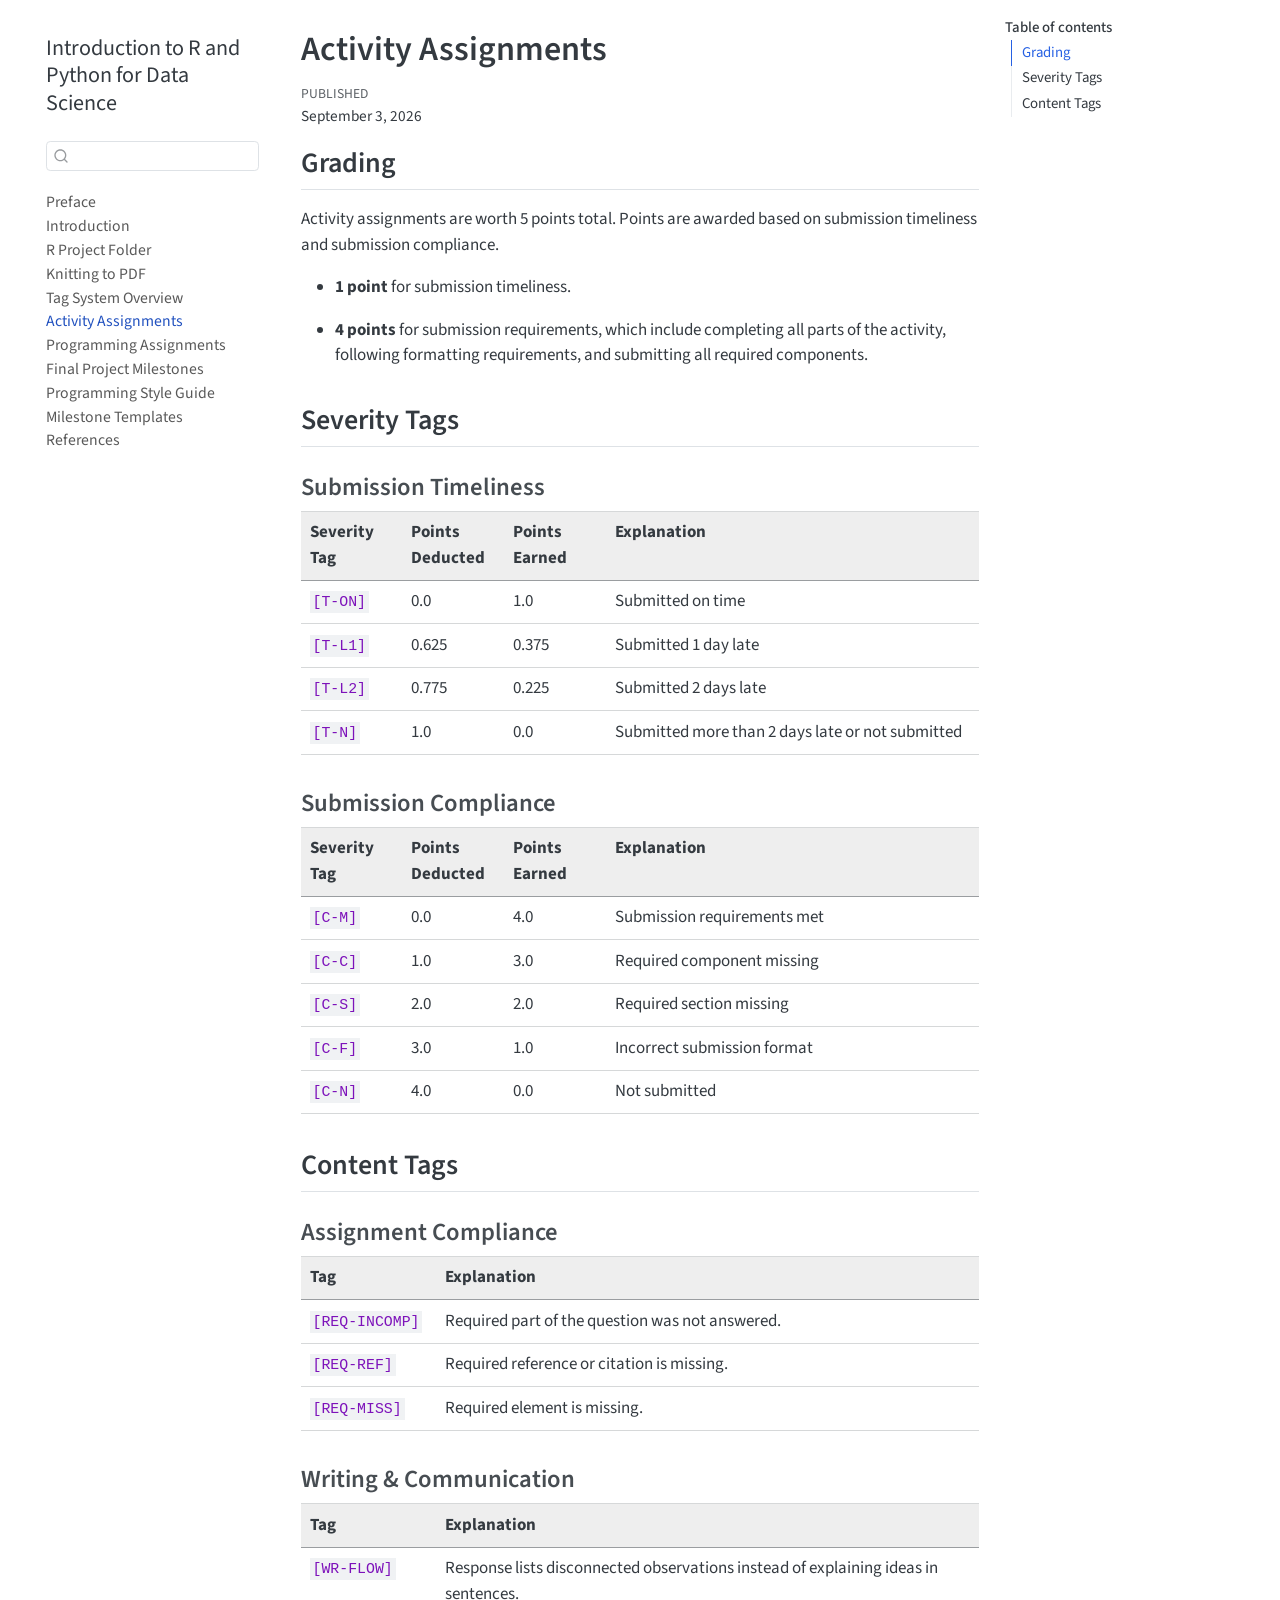
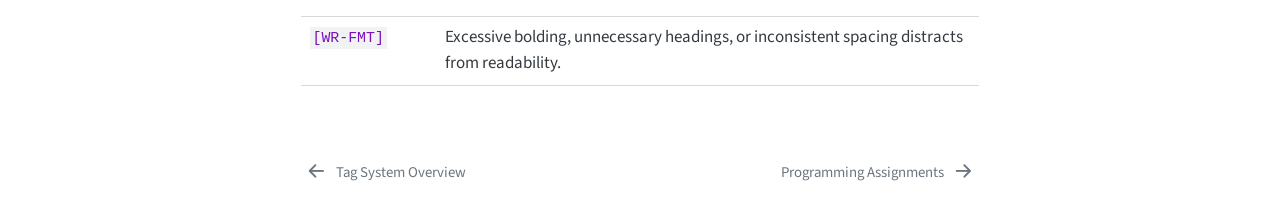
<file: docs/moodle.html>
<!DOCTYPE html>
<html xmlns="http://www.w3.org/1999/xhtml" lang="en" xml:lang="en"><head>

<meta charset="utf-8">
<meta name="generator" content="quarto-1.9.38">

<meta name="viewport" content="width=device-width, initial-scale=1.0, user-scalable=yes">

<meta name="dcterms.date" content="2026-09-03">

<title>Activity Assignments – Introduction to R and Python for Data Science</title>
<style>
/* Default styles provided by pandoc.
** See https://pandoc.org/MANUAL.html#variables-for-html for config info.
*/
code{white-space: pre-wrap;}
span.smallcaps{font-variant: small-caps;}
div.columns{display: flex; gap: min(4vw, 1.5em);}
div.column{flex: auto; overflow-x: auto;}
div.hanging-indent{margin-left: 1.5em; text-indent: -1.5em;}
ul.task-list{list-style: none;}
ul.task-list li input[type="checkbox"] {
  width: 0.8em;
  margin: 0 0.8em 0.2em -1em; /* quarto-specific, see https://github.com/quarto-dev/quarto-cli/issues/4556 */ 
  vertical-align: middle;
}
</style>


<script src="site_libs/quarto-nav/quarto-nav.js"></script>
<script src="site_libs/quarto-nav/headroom.min.js"></script>
<script src="site_libs/clipboard/clipboard.min.js"></script>
<script src="site_libs/quarto-search/autocomplete.umd.js"></script>
<script src="site_libs/quarto-search/fuse.min.js"></script>
<script src="site_libs/quarto-search/quarto-search.js"></script>
<meta name="quarto:offset" content="./">
<link href="./programming.html" rel="next">
<link href="./tags.html" rel="prev">
<script src="site_libs/quarto-html/quarto.js" type="module"></script>
<script src="site_libs/quarto-html/tabsets/tabsets.js" type="module"></script>
<script src="site_libs/quarto-html/popper.min.js"></script>
<script src="site_libs/quarto-html/tippy.umd.min.js"></script>
<script src="site_libs/quarto-html/anchor.min.js"></script>
<link href="site_libs/quarto-html/tippy.css" rel="stylesheet">
<link href="site_libs/quarto-html/quarto-syntax-highlighting-15634bcf2e68342d4ad2dfa704d543f6.css" rel="stylesheet" id="quarto-text-highlighting-styles">
<script src="site_libs/bootstrap/bootstrap.min.js"></script>
<link href="site_libs/bootstrap/bootstrap-icons.css" rel="stylesheet">
<link href="site_libs/bootstrap/bootstrap-5ccb035bea26c1e21f80f44cf7c27909.min.css" rel="stylesheet" append-hash="true" id="quarto-bootstrap" data-mode="light">
<script id="quarto-search-options" type="application/json">{
  "location": "sidebar",
  "copy-button": false,
  "collapse-after": 3,
  "panel-placement": "start",
  "type": "textbox",
  "limit": 50,
  "keyboard-shortcut": [
    "f",
    "/",
    "s"
  ],
  "show-item-context": false,
  "language": {
    "search-no-results-text": "No results",
    "search-matching-documents-text": "matching documents",
    "search-copy-link-title": "Copy link to search",
    "search-hide-matches-text": "Hide additional matches",
    "search-more-match-text": "more match in this document",
    "search-more-matches-text": "more matches in this document",
    "search-clear-button-title": "Clear",
    "search-text-placeholder": "",
    "search-detached-cancel-button-title": "Cancel",
    "search-submit-button-title": "Submit",
    "search-label": "Search"
  }
}</script>


<link rel="stylesheet" href="styles.css">
</head>

<body class="nav-sidebar floating quarto-light">

<div id="quarto-search-results"></div>
  <header id="quarto-header" class="headroom fixed-top">
  <nav class="quarto-secondary-nav">
    <div class="container-fluid d-flex">
      <button type="button" class="quarto-btn-toggle btn" data-bs-toggle="collapse" role="button" data-bs-target=".quarto-sidebar-collapse-item" aria-controls="quarto-sidebar" aria-expanded="false" aria-label="Toggle sidebar navigation" onclick="if (window.quartoToggleHeadroom) { window.quartoToggleHeadroom(); }">
        <i class="bi bi-layout-text-sidebar-reverse"></i>
      </button>
        <nav class="quarto-page-breadcrumbs" aria-label="breadcrumb"><ol class="breadcrumb"><li class="breadcrumb-item"><a href="./moodle.html"><span class="chapter-title">Activity Assignments</span></a></li></ol></nav>
        <a class="flex-grow-1" role="navigation" data-bs-toggle="collapse" data-bs-target=".quarto-sidebar-collapse-item" aria-controls="quarto-sidebar" aria-expanded="false" aria-label="Toggle sidebar navigation" onclick="if (window.quartoToggleHeadroom) { window.quartoToggleHeadroom(); }">      
        </a>
      <button type="button" class="btn quarto-search-button" aria-label="Search" onclick="window.quartoOpenSearch();">
        <i class="bi bi-search"></i>
      </button>
    </div>
  </nav>
</header>
<!-- content -->
<div id="quarto-content" class="quarto-container page-columns page-rows-contents page-layout-article">
<!-- sidebar -->
  <nav id="quarto-sidebar" class="sidebar collapse collapse-horizontal quarto-sidebar-collapse-item sidebar-navigation floating overflow-auto">
    <div class="pt-lg-2 mt-2 text-left sidebar-header">
    <div class="sidebar-title mb-0 py-0">
      <a href="./">Introduction to R and Python for Data Science</a> 
    </div>
      </div>
        <div class="mt-2 flex-shrink-0 align-items-center">
        <div class="sidebar-search">
        <div id="quarto-search" class="" title="Search"></div>
        </div>
        </div>
    <div class="sidebar-menu-container"> 
    <ul class="list-unstyled mt-1">
        <li class="sidebar-item">
  <div class="sidebar-item-container"> 
  <a href="./index.html" class="sidebar-item-text sidebar-link"><span class="chapter-title">Preface</span></a>
  </div>
</li>
        <li class="sidebar-item">
  <div class="sidebar-item-container"> 
  <a href="./intro.html" class="sidebar-item-text sidebar-link"><span class="chapter-title">Introduction</span></a>
  </div>
</li>
        <li class="sidebar-item">
  <div class="sidebar-item-container"> 
  <a href="./rproj.html" class="sidebar-item-text sidebar-link"><span class="chapter-title">R Project Folder</span></a>
  </div>
</li>
        <li class="sidebar-item">
  <div class="sidebar-item-container"> 
  <a href="./knitting.html" class="sidebar-item-text sidebar-link"><span class="chapter-title">Knitting to PDF</span></a>
  </div>
</li>
        <li class="sidebar-item">
  <div class="sidebar-item-container"> 
  <a href="./tags.html" class="sidebar-item-text sidebar-link"><span class="chapter-title">Tag System Overview</span></a>
  </div>
</li>
        <li class="sidebar-item">
  <div class="sidebar-item-container"> 
  <a href="./moodle.html" class="sidebar-item-text sidebar-link active"><span class="chapter-title">Activity Assignments</span></a>
  </div>
</li>
        <li class="sidebar-item">
  <div class="sidebar-item-container"> 
  <a href="./programming.html" class="sidebar-item-text sidebar-link"><span class="chapter-title">Programming Assignments</span></a>
  </div>
</li>
        <li class="sidebar-item">
  <div class="sidebar-item-container"> 
  <a href="./milestones.html" class="sidebar-item-text sidebar-link"><span class="chapter-title">Final Project Milestones</span></a>
  </div>
</li>
        <li class="sidebar-item">
  <div class="sidebar-item-container"> 
  <a href="./coding_style.html" class="sidebar-item-text sidebar-link"><span class="chapter-title">Programming Style Guide</span></a>
  </div>
</li>
        <li class="sidebar-item">
  <div class="sidebar-item-container"> 
  <a href="./templates.html" class="sidebar-item-text sidebar-link"><span class="chapter-title">Milestone Templates</span></a>
  </div>
</li>
        <li class="sidebar-item">
  <div class="sidebar-item-container"> 
  <a href="./references.html" class="sidebar-item-text sidebar-link"><span class="chapter-title">References</span></a>
  </div>
</li>
    </ul>
    </div>
</nav>
<div id="quarto-sidebar-glass" class="quarto-sidebar-collapse-item" data-bs-toggle="collapse" data-bs-target=".quarto-sidebar-collapse-item"></div>
<!-- margin-sidebar -->
    <div id="quarto-margin-sidebar" class="sidebar margin-sidebar">
        <nav id="TOC" role="doc-toc" class="toc-active">
    <h2 id="toc-title">Table of contents</h2>
   
  <ul>
  <li><a href="#grading" id="toc-grading" class="nav-link active" data-scroll-target="#grading">Grading</a></li>
  <li><a href="#severity-tags" id="toc-severity-tags" class="nav-link" data-scroll-target="#severity-tags">Severity Tags</a>
  <ul>
  <li><a href="#submission-timeliness" id="toc-submission-timeliness" class="nav-link" data-scroll-target="#submission-timeliness">Submission Timeliness</a></li>
  <li><a href="#submission-compliance" id="toc-submission-compliance" class="nav-link" data-scroll-target="#submission-compliance">Submission Compliance</a></li>
  </ul></li>
  <li><a href="#content-tags" id="toc-content-tags" class="nav-link" data-scroll-target="#content-tags">Content Tags</a>
  <ul>
  <li><a href="#assignment-compliance" id="toc-assignment-compliance" class="nav-link" data-scroll-target="#assignment-compliance">Assignment Compliance</a></li>
  <li><a href="#writing-communication" id="toc-writing-communication" class="nav-link" data-scroll-target="#writing-communication">Writing &amp; Communication</a></li>
  </ul></li>
  </ul>
</nav>
    </div>
<!-- main -->
<main class="content" id="quarto-document-content">

<header id="title-block-header" class="quarto-title-block default">
<div class="quarto-title">
<h1 class="title"><span class="chapter-title">Activity Assignments</span></h1>
</div>



<div class="quarto-title-meta">

    
    <div>
    <div class="quarto-title-meta-heading">Published</div>
    <div class="quarto-title-meta-contents">
      <p class="date">September 3, 2026</p>
    </div>
  </div>
  
    
  </div>
  


</header>


<section id="grading" class="level2">
<h2 class="anchored" data-anchor-id="grading">Grading</h2>
<p>Activity assignments are worth 5 points total. Points are awarded based on submission timeliness and submission compliance.</p>
<ul>
<li><p><strong>1 point</strong> for submission timeliness.</p></li>
<li><p><strong>4 points</strong> for submission requirements, which include completing all parts of the activity, following formatting requirements, and submitting all required components.</p></li>
</ul>
</section>
<section id="severity-tags" class="level2">
<h2 class="anchored" data-anchor-id="severity-tags">Severity Tags</h2>
<section id="submission-timeliness" class="level3">
<h3 class="anchored" data-anchor-id="submission-timeliness">Submission Timeliness</h3>
<div class="custom-table">
<table class="caption-top table">
<colgroup>
<col style="width: 15%">
<col style="width: 15%">
<col style="width: 15%">
<col style="width: 55%">
</colgroup>
<thead>
<tr class="header">
<th>Severity Tag</th>
<th>Points Deducted</th>
<th>Points Earned</th>
<th>Explanation</th>
</tr>
</thead>
<tbody>
<tr class="odd">
<td><code>[T-ON]</code></td>
<td>0.0</td>
<td>1.0</td>
<td>Submitted on time</td>
</tr>
<tr class="even">
<td><code>[T-L1]</code></td>
<td>0.625</td>
<td>0.375</td>
<td>Submitted 1 day late</td>
</tr>
<tr class="odd">
<td><code>[T-L2]</code></td>
<td>0.775</td>
<td>0.225</td>
<td>Submitted 2 days late</td>
</tr>
<tr class="even">
<td><code>[T-N]</code></td>
<td>1.0</td>
<td>0.0</td>
<td>Submitted more than 2 days late or not submitted</td>
</tr>
</tbody>
</table>
</div>
</section>
<section id="submission-compliance" class="level3">
<h3 class="anchored" data-anchor-id="submission-compliance">Submission Compliance</h3>
<div class="custom-table">
<table class="caption-top table">
<colgroup>
<col style="width: 15%">
<col style="width: 15%">
<col style="width: 15%">
<col style="width: 55%">
</colgroup>
<thead>
<tr class="header">
<th>Severity Tag</th>
<th>Points Deducted</th>
<th>Points Earned</th>
<th>Explanation</th>
</tr>
</thead>
<tbody>
<tr class="odd">
<td><code>[C-M]</code></td>
<td>0.0</td>
<td>4.0</td>
<td>Submission requirements met</td>
</tr>
<tr class="even">
<td><code>[C-C]</code></td>
<td>1.0</td>
<td>3.0</td>
<td>Required component missing</td>
</tr>
<tr class="odd">
<td><code>[C-S]</code></td>
<td>2.0</td>
<td>2.0</td>
<td>Required section missing</td>
</tr>
<tr class="even">
<td><code>[C-F]</code></td>
<td>3.0</td>
<td>1.0</td>
<td>Incorrect submission format</td>
</tr>
<tr class="odd">
<td><code>[C-N]</code></td>
<td>4.0</td>
<td>0.0</td>
<td>Not submitted</td>
</tr>
</tbody>
</table>
</div>
</section>
</section>
<section id="content-tags" class="level2">
<h2 class="anchored" data-anchor-id="content-tags">Content Tags</h2>
<section id="assignment-compliance" class="level3">
<h3 class="anchored" data-anchor-id="assignment-compliance">Assignment Compliance</h3>
<div class="custom-table">
<table class="caption-top table">
<colgroup>
<col style="width: 20%">
<col style="width: 80%">
</colgroup>
<thead>
<tr class="header">
<th>Tag</th>
<th>Explanation</th>
</tr>
</thead>
<tbody>
<tr class="odd">
<td><code>[REQ-INCOMP]</code></td>
<td>Required part of the question was not answered.</td>
</tr>
<tr class="even">
<td><code>[REQ-REF]</code></td>
<td>Required reference or citation is missing.</td>
</tr>
<tr class="odd">
<td><code>[REQ-MISS]</code></td>
<td>Required element is missing.</td>
</tr>
</tbody>
</table>
</div>
</section>
<section id="writing-communication" class="level3">
<h3 class="anchored" data-anchor-id="writing-communication">Writing &amp; Communication</h3>
<div class="custom-table">
<table class="caption-top table">
<colgroup>
<col style="width: 20%">
<col style="width: 80%">
</colgroup>
<thead>
<tr class="header">
<th>Tag</th>
<th>Explanation</th>
</tr>
</thead>
<tbody>
<tr class="odd">
<td><code>[WR-FLOW]</code></td>
<td>Response lists disconnected observations instead of explaining ideas in sentences.</td>
</tr>
<tr class="even">
<td><code>[WR-FMT]</code></td>
<td>Excessive bolding, unnecessary headings, or inconsistent spacing distracts from readability.</td>
</tr>
</tbody>
</table>
</div>


</section>
</section>

</main> <!-- /main -->
<script id="quarto-html-after-body" type="application/javascript">
  window.document.addEventListener("DOMContentLoaded", function (event) {
    const icon = "";
    const anchorJS = new window.AnchorJS();
    anchorJS.options = {
      placement: 'right',
      icon: icon
    };
    anchorJS.add('.anchored');
    const isCodeAnnotation = (el) => {
      for (const clz of el.classList) {
        if (clz.startsWith('code-annotation-')) {                     
          return true;
        }
      }
      return false;
    }
    const onCopySuccess = function(e) {
      // button target
      const button = e.trigger;
      // don't keep focus
      button.blur();
      // flash "checked"
      button.classList.add('code-copy-button-checked');
      var currentTitle = button.getAttribute("title");
      button.setAttribute("title", "Copied!");
      let tooltip;
      if (window.bootstrap) {
        button.setAttribute("data-bs-toggle", "tooltip");
        button.setAttribute("data-bs-placement", "left");
        button.setAttribute("data-bs-title", "Copied!");
        tooltip = new bootstrap.Tooltip(button, 
          { trigger: "manual", 
            customClass: "code-copy-button-tooltip",
            offset: [0, -8]});
        tooltip.show();    
      }
      setTimeout(function() {
        if (tooltip) {
          tooltip.hide();
          button.removeAttribute("data-bs-title");
          button.removeAttribute("data-bs-toggle");
          button.removeAttribute("data-bs-placement");
        }
        button.setAttribute("title", currentTitle);
        button.classList.remove('code-copy-button-checked');
      }, 1000);
      // clear code selection
      e.clearSelection();
    }
    const getTextToCopy = function(trigger) {
      const outerScaffold = trigger.parentElement.cloneNode(true);
      const codeEl = outerScaffold.querySelector('code');
      for (const childEl of codeEl.children) {
        if (isCodeAnnotation(childEl)) {
          childEl.remove();
        }
      }
      return codeEl.innerText;
    }
    const clipboard = new window.ClipboardJS('.code-copy-button:not([data-in-quarto-modal])', {
      text: getTextToCopy
    });
    clipboard.on('success', onCopySuccess);
    if (window.document.getElementById('quarto-embedded-source-code-modal')) {
      const clipboardModal = new window.ClipboardJS('.code-copy-button[data-in-quarto-modal]', {
        text: getTextToCopy,
        container: window.document.getElementById('quarto-embedded-source-code-modal')
      });
      clipboardModal.on('success', onCopySuccess);
    }
      var localhostRegex = new RegExp(/^(?:http|https):\/\/localhost\:?[0-9]*\//);
      var mailtoRegex = new RegExp(/^mailto:/);
        var filterRegex = new RegExp('/' + window.location.host + '/');
      var isInternal = (href) => {
          return filterRegex.test(href) || localhostRegex.test(href) || mailtoRegex.test(href);
      }
      // Inspect non-navigation links and adorn them if external
     var links = window.document.querySelectorAll('a[href]:not(.nav-link):not(.navbar-brand):not(.toc-action):not(.sidebar-link):not(.sidebar-item-toggle):not(.pagination-link):not(.no-external):not([aria-hidden]):not(.dropdown-item):not(.quarto-navigation-tool):not(.about-link)');
      for (var i=0; i<links.length; i++) {
        const link = links[i];
        if (!isInternal(link.href)) {
          // undo the damage that might have been done by quarto-nav.js in the case of
          // links that we want to consider external
          if (link.dataset.originalHref !== undefined) {
            link.href = link.dataset.originalHref;
          }
        }
      }
    function tippyHover(el, contentFn, onTriggerFn, onUntriggerFn) {
      const config = {
        allowHTML: true,
        maxWidth: 500,
        delay: 100,
        arrow: false,
        appendTo: function(el) {
            return el.parentElement;
        },
        interactive: true,
        interactiveBorder: 10,
        theme: 'quarto',
        placement: 'bottom-start',
      };
      if (contentFn) {
        config.content = contentFn;
      }
      if (onTriggerFn) {
        config.onTrigger = onTriggerFn;
      }
      if (onUntriggerFn) {
        config.onUntrigger = onUntriggerFn;
      }
      window.tippy(el, config); 
    }
    const noterefs = window.document.querySelectorAll('a[role="doc-noteref"]');
    for (var i=0; i<noterefs.length; i++) {
      const ref = noterefs[i];
      tippyHover(ref, function() {
        // use id or data attribute instead here
        let href = ref.getAttribute('data-footnote-href') || ref.getAttribute('href');
        try { href = new URL(href).hash; } catch {}
        const id = href.replace(/^#\/?/, "");
        const note = window.document.getElementById(id);
        if (note) {
          return note.innerHTML;
        } else {
          return "";
        }
      });
    }
    const xrefs = window.document.querySelectorAll('a.quarto-xref');
    const processXRef = (id, note) => {
      // Strip column container classes
      const stripColumnClz = (el) => {
        el.classList.remove("page-full", "page-columns");
        if (el.children) {
          for (const child of el.children) {
            stripColumnClz(child);
          }
        }
      }
      stripColumnClz(note)
      if (id === null || id.startsWith('sec-')) {
        // Special case sections, only their first couple elements
        const container = document.createElement("div");
        if (note.children && note.children.length > 2) {
          container.appendChild(note.children[0].cloneNode(true));
          for (let i = 1; i < note.children.length; i++) {
            const child = note.children[i];
            if (child.tagName === "P" && child.innerText === "") {
              continue;
            } else {
              container.appendChild(child.cloneNode(true));
              break;
            }
          }
          if (window.Quarto?.typesetMath) {
            window.Quarto.typesetMath(container);
          }
          return container.innerHTML
        } else {
          if (window.Quarto?.typesetMath) {
            window.Quarto.typesetMath(note);
          }
          return note.innerHTML;
        }
      } else {
        // Remove any anchor links if they are present
        const anchorLink = note.querySelector('a.anchorjs-link');
        if (anchorLink) {
          anchorLink.remove();
        }
        if (window.Quarto?.typesetMath) {
          window.Quarto.typesetMath(note);
        }
        if (note.classList.contains("callout")) {
          return note.outerHTML;
        } else {
          return note.innerHTML;
        }
      }
    }
    for (var i=0; i<xrefs.length; i++) {
      const xref = xrefs[i];
      tippyHover(xref, undefined, function(instance) {
        instance.disable();
        let url = xref.getAttribute('href');
        let hash = undefined; 
        if (url.startsWith('#')) {
          hash = url;
        } else {
          try { hash = new URL(url).hash; } catch {}
        }
        if (hash) {
          const id = hash.replace(/^#\/?/, "");
          const note = window.document.getElementById(id);
          if (note !== null) {
            try {
              const html = processXRef(id, note.cloneNode(true));
              instance.setContent(html);
            } finally {
              instance.enable();
              instance.show();
            }
          } else {
            // See if we can fetch this
            fetch(url.split('#')[0])
            .then(res => res.text())
            .then(html => {
              const parser = new DOMParser();
              const htmlDoc = parser.parseFromString(html, "text/html");
              const note = htmlDoc.getElementById(id);
              if (note !== null) {
                const html = processXRef(id, note);
                instance.setContent(html);
              } 
            }).finally(() => {
              instance.enable();
              instance.show();
            });
          }
        } else {
          // See if we can fetch a full url (with no hash to target)
          // This is a special case and we should probably do some content thinning / targeting
          fetch(url)
          .then(res => res.text())
          .then(html => {
            const parser = new DOMParser();
            const htmlDoc = parser.parseFromString(html, "text/html");
            const note = htmlDoc.querySelector('main.content');
            if (note !== null) {
              // This should only happen for chapter cross references
              // (since there is no id in the URL)
              // remove the first header
              if (note.children.length > 0 && note.children[0].tagName === "HEADER") {
                note.children[0].remove();
              }
              const html = processXRef(null, note);
              instance.setContent(html);
            } 
          }).finally(() => {
            instance.enable();
            instance.show();
          });
        }
      }, function(instance) {
      });
    }
        let selectedAnnoteEl;
        const selectorForAnnotation = ( cell, annotation) => {
          let cellAttr = 'data-code-cell="' + cell + '"';
          let lineAttr = 'data-code-annotation="' +  annotation + '"';
          const selector = 'span[' + cellAttr + '][' + lineAttr + ']';
          return selector;
        }
        const selectCodeLines = (annoteEl) => {
          const doc = window.document;
          const targetCell = annoteEl.getAttribute("data-target-cell");
          const targetAnnotation = annoteEl.getAttribute("data-target-annotation");
          const annoteSpan = window.document.querySelector(selectorForAnnotation(targetCell, targetAnnotation));
          const lines = annoteSpan.getAttribute("data-code-lines").split(",");
          const lineIds = lines.map((line) => {
            return targetCell + "-" + line;
          })
          let top = null;
          let height = null;
          let parent = null;
          if (lineIds.length > 0) {
              //compute the position of the single el (top and bottom and make a div)
              const el = window.document.getElementById(lineIds[0]);
              top = el.offsetTop;
              height = el.offsetHeight;
              parent = el.parentElement.parentElement;
            if (lineIds.length > 1) {
              const lastEl = window.document.getElementById(lineIds[lineIds.length - 1]);
              const bottom = lastEl.offsetTop + lastEl.offsetHeight;
              height = bottom - top;
            }
            if (top !== null && height !== null && parent !== null) {
              // cook up a div (if necessary) and position it 
              let div = window.document.getElementById("code-annotation-line-highlight");
              if (div === null) {
                div = window.document.createElement("div");
                div.setAttribute("id", "code-annotation-line-highlight");
                div.style.position = 'absolute';
                parent.appendChild(div);
              }
              div.style.top = top - 2 + "px";
              div.style.height = height + 4 + "px";
              div.style.left = 0;
              let gutterDiv = window.document.getElementById("code-annotation-line-highlight-gutter");
              if (gutterDiv === null) {
                gutterDiv = window.document.createElement("div");
                gutterDiv.setAttribute("id", "code-annotation-line-highlight-gutter");
                gutterDiv.style.position = 'absolute';
                const codeCell = window.document.getElementById(targetCell);
                const gutter = codeCell.querySelector('.code-annotation-gutter');
                gutter.appendChild(gutterDiv);
              }
              gutterDiv.style.top = top - 2 + "px";
              gutterDiv.style.height = height + 4 + "px";
            }
            selectedAnnoteEl = annoteEl;
          }
        };
        const unselectCodeLines = () => {
          const elementsIds = ["code-annotation-line-highlight", "code-annotation-line-highlight-gutter"];
          elementsIds.forEach((elId) => {
            const div = window.document.getElementById(elId);
            if (div) {
              div.remove();
            }
          });
          selectedAnnoteEl = undefined;
        };
          // Handle positioning of the toggle
      window.addEventListener(
        "resize",
        throttle(() => {
          elRect = undefined;
          if (selectedAnnoteEl) {
            selectCodeLines(selectedAnnoteEl);
          }
        }, 10)
      );
      function throttle(fn, ms) {
      let throttle = false;
      let timer;
        return (...args) => {
          if(!throttle) { // first call gets through
              fn.apply(this, args);
              throttle = true;
          } else { // all the others get throttled
              if(timer) clearTimeout(timer); // cancel #2
              timer = setTimeout(() => {
                fn.apply(this, args);
                timer = throttle = false;
              }, ms);
          }
        };
      }
        // Attach click handler to the DT
        const annoteDls = window.document.querySelectorAll('dt[data-target-cell]');
        for (const annoteDlNode of annoteDls) {
          annoteDlNode.addEventListener('click', (event) => {
            const clickedEl = event.target;
            if (clickedEl !== selectedAnnoteEl) {
              unselectCodeLines();
              const activeEl = window.document.querySelector('dt[data-target-cell].code-annotation-active');
              if (activeEl) {
                activeEl.classList.remove('code-annotation-active');
              }
              selectCodeLines(clickedEl);
              clickedEl.classList.add('code-annotation-active');
            } else {
              // Unselect the line
              unselectCodeLines();
              clickedEl.classList.remove('code-annotation-active');
            }
          });
        }
    const findCites = (el) => {
      const parentEl = el.parentElement;
      if (parentEl) {
        const cites = parentEl.dataset.cites;
        if (cites) {
          return {
            el,
            cites: cites.split(' ')
          };
        } else {
          return findCites(el.parentElement)
        }
      } else {
        return undefined;
      }
    };
    var bibliorefs = window.document.querySelectorAll('a[role="doc-biblioref"]');
    for (var i=0; i<bibliorefs.length; i++) {
      const ref = bibliorefs[i];
      const citeInfo = findCites(ref);
      if (citeInfo) {
        tippyHover(citeInfo.el, function() {
          var popup = window.document.createElement('div');
          citeInfo.cites.forEach(function(cite) {
            var citeDiv = window.document.createElement('div');
            citeDiv.classList.add('hanging-indent');
            citeDiv.classList.add('csl-entry');
            var biblioDiv = window.document.getElementById('ref-' + cite);
            if (biblioDiv) {
              citeDiv.innerHTML = biblioDiv.innerHTML;
            }
            popup.appendChild(citeDiv);
          });
          return popup.innerHTML;
        });
      }
    }
  });
  </script>
<nav class="page-navigation">
  <div class="nav-page nav-page-previous">
      <a href="./tags.html" class="pagination-link" aria-label="Tag System Overview">
        <i class="bi bi-arrow-left-short"></i> <span class="nav-page-text"><span class="chapter-title">Tag System Overview</span></span>
      </a>          
  </div>
  <div class="nav-page nav-page-next">
      <a href="./programming.html" class="pagination-link" aria-label="Programming Assignments">
        <span class="nav-page-text"><span class="chapter-title">Programming Assignments</span></span> <i class="bi bi-arrow-right-short"></i>
      </a>
  </div>
</nav>
</div> <!-- /content -->




</body></html>
</file>
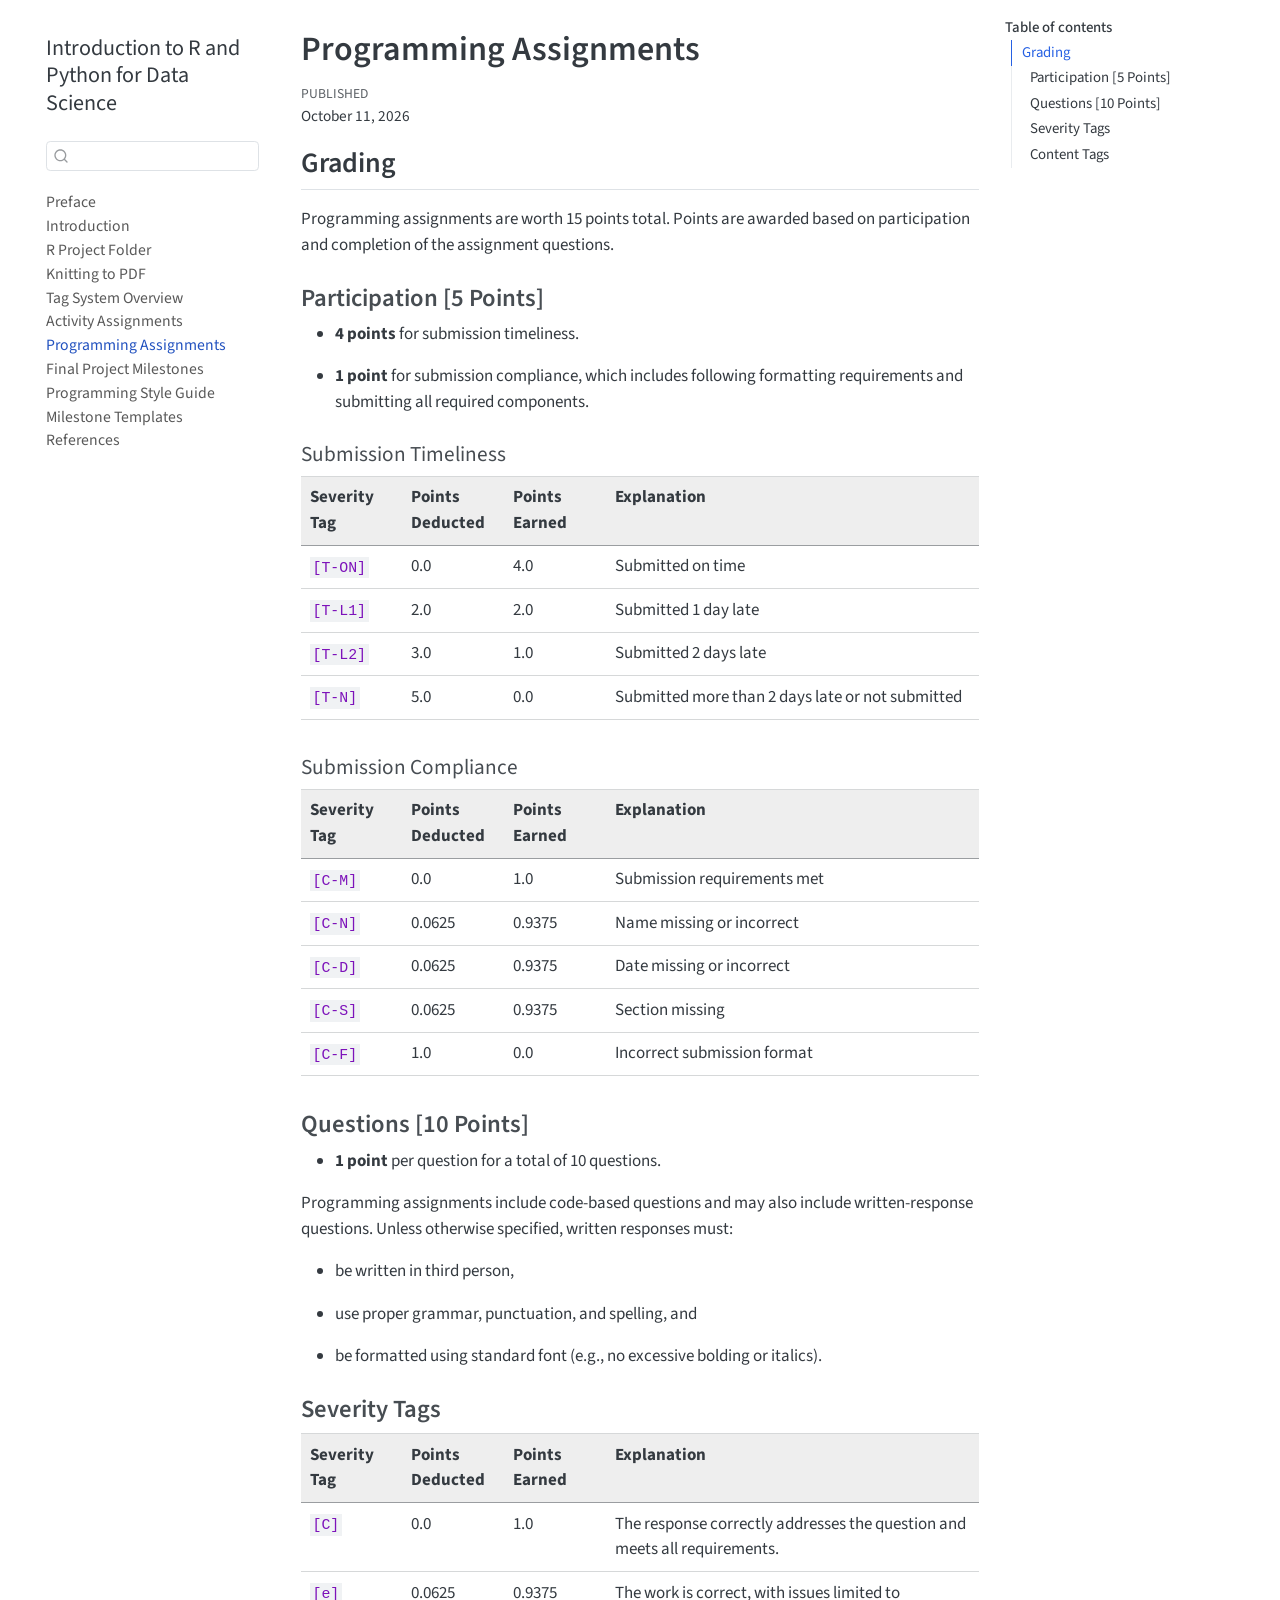
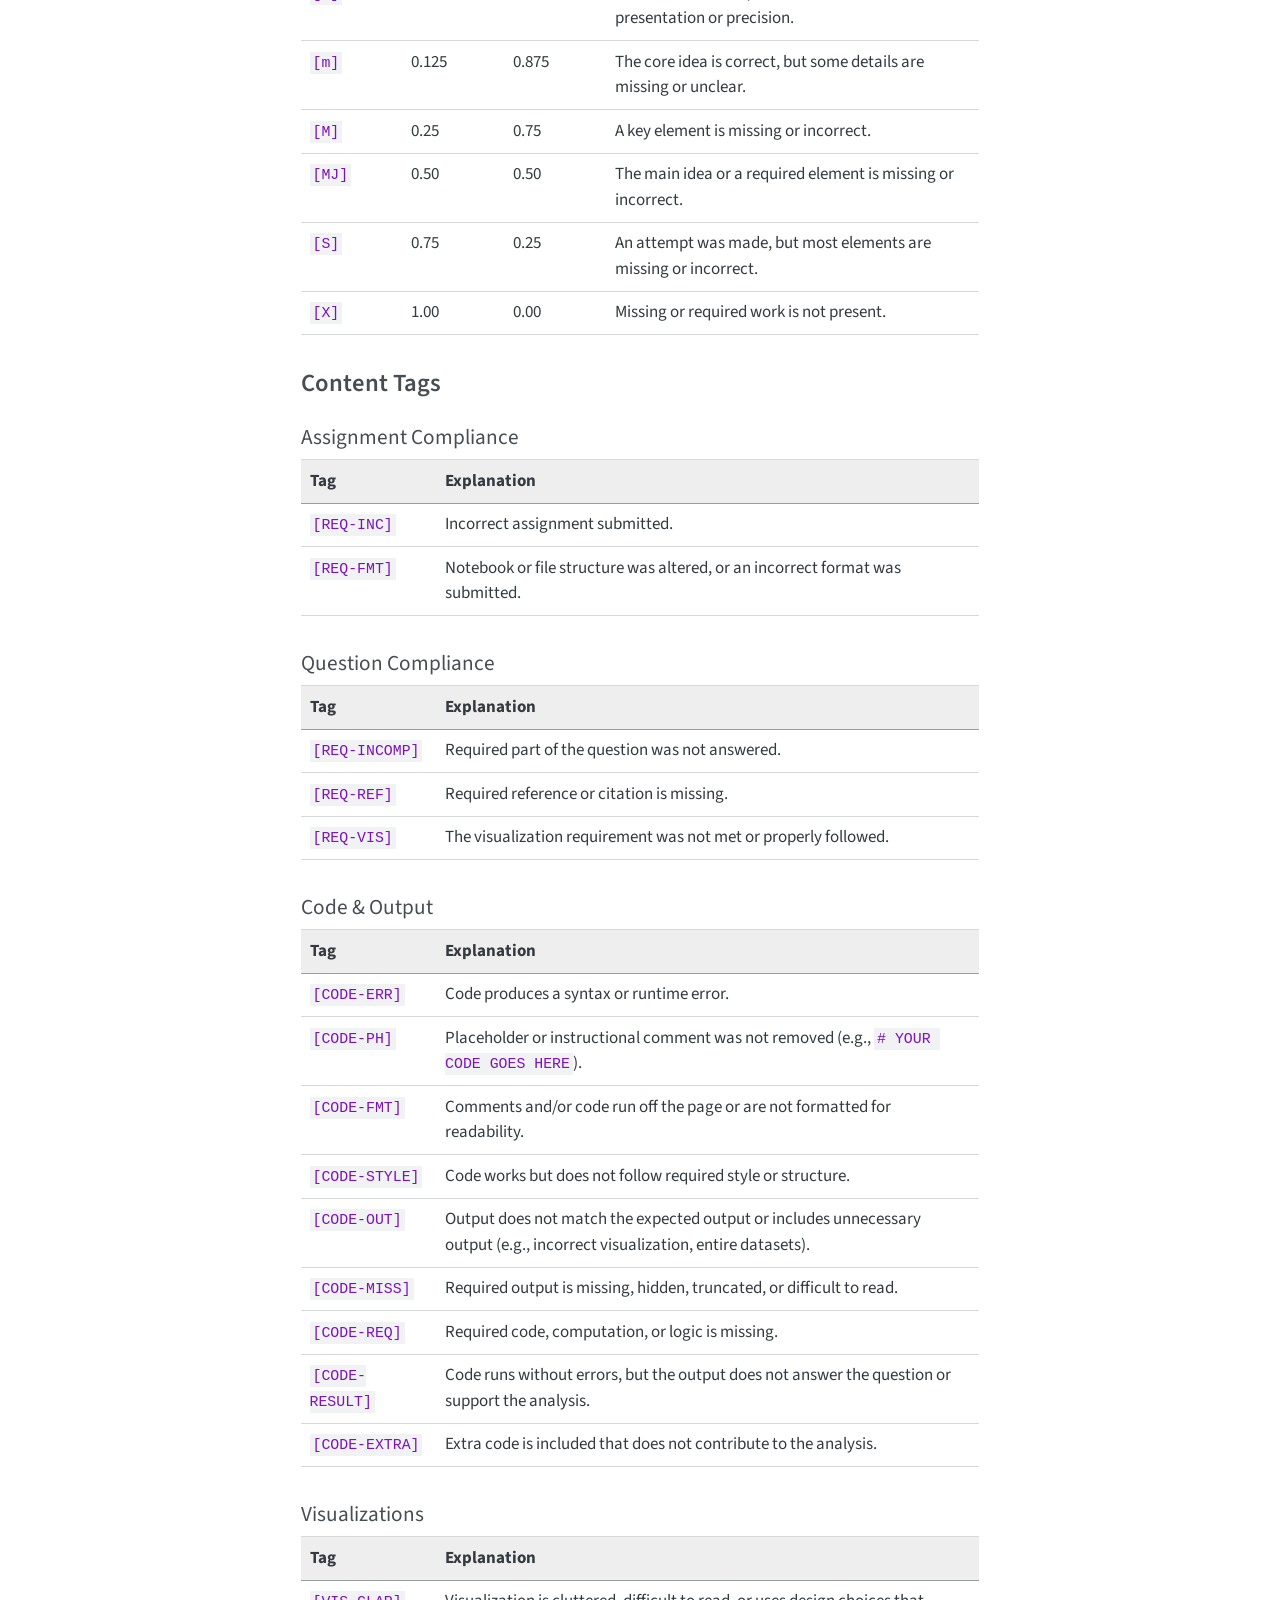
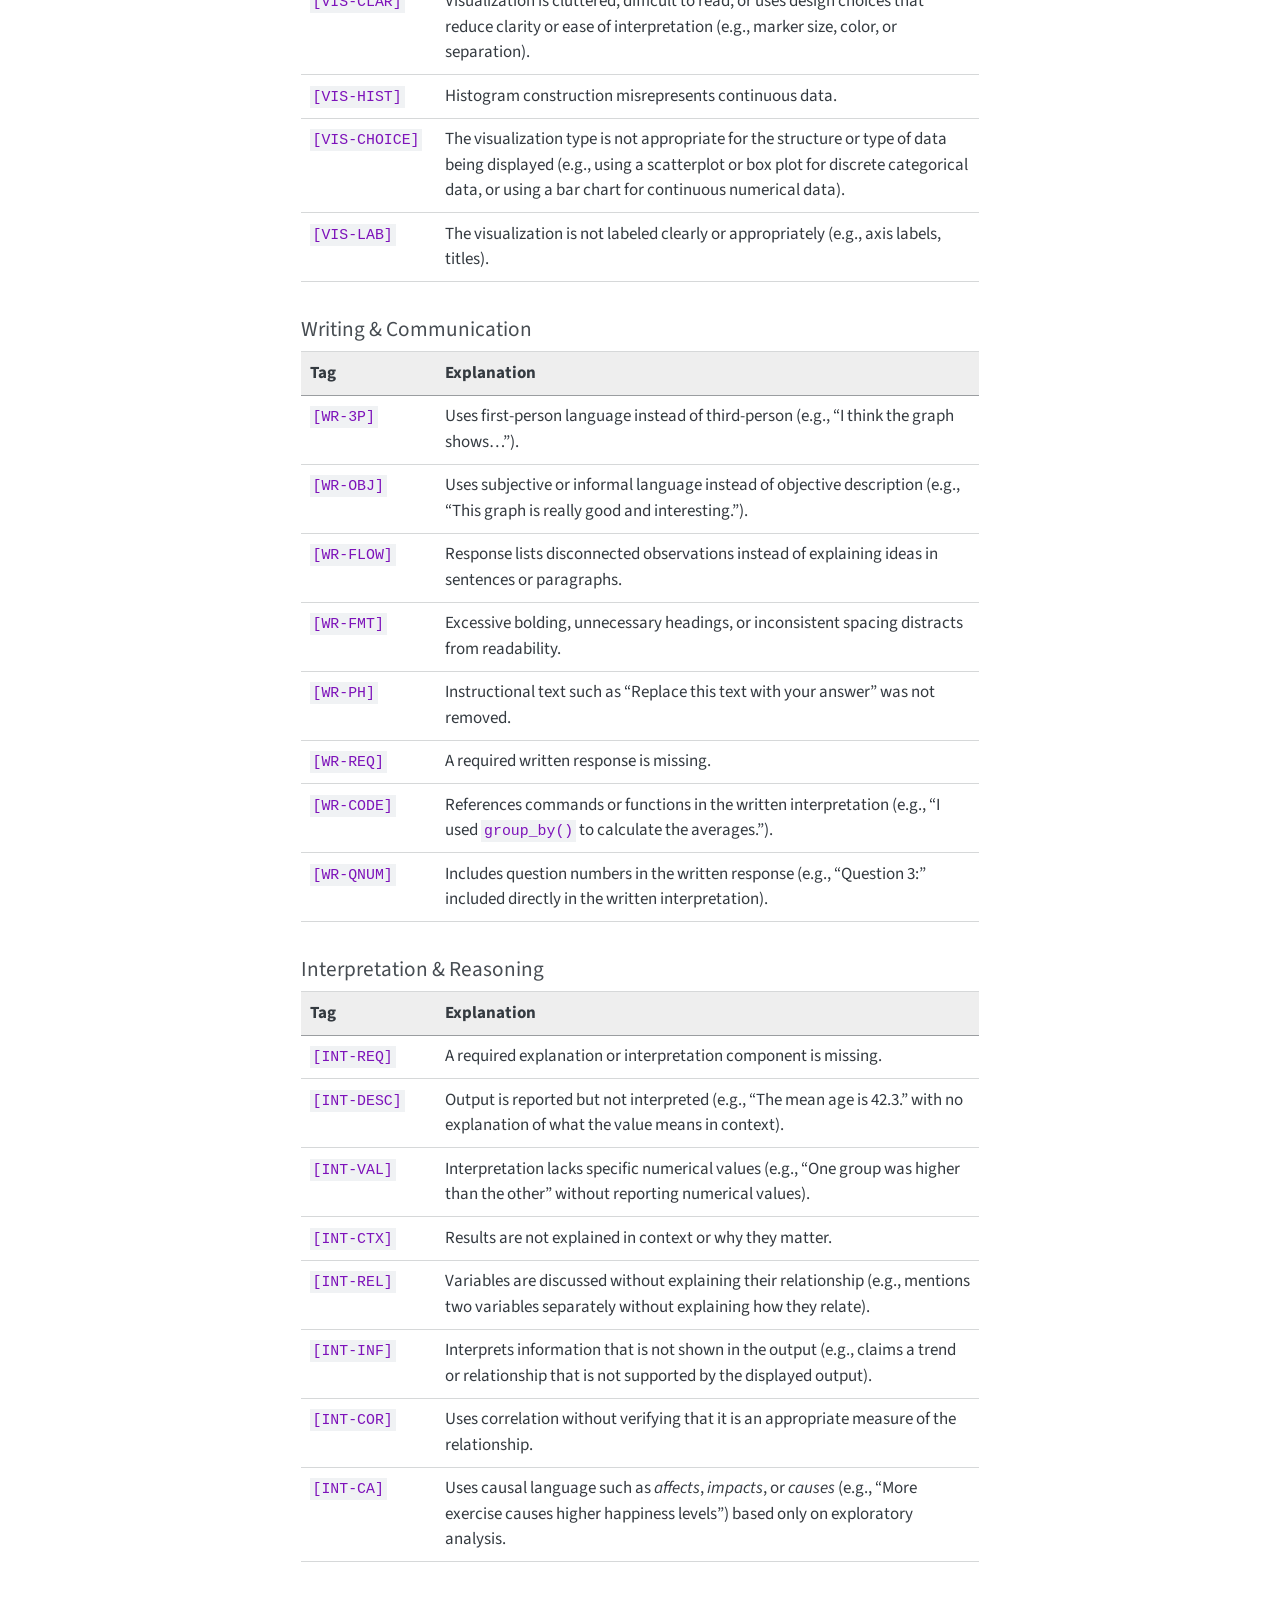
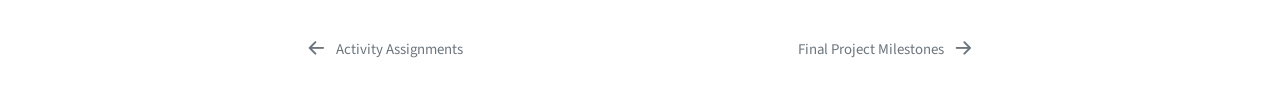
<file: docs/programming.html>
<!DOCTYPE html>
<html xmlns="http://www.w3.org/1999/xhtml" lang="en" xml:lang="en"><head>

<meta charset="utf-8">
<meta name="generator" content="quarto-1.9.38">

<meta name="viewport" content="width=device-width, initial-scale=1.0, user-scalable=yes">

<meta name="dcterms.date" content="2026-10-11">

<title>Programming Assignments – Introduction to R and Python for Data Science</title>
<style>
/* Default styles provided by pandoc.
** See https://pandoc.org/MANUAL.html#variables-for-html for config info.
*/
code{white-space: pre-wrap;}
span.smallcaps{font-variant: small-caps;}
div.columns{display: flex; gap: min(4vw, 1.5em);}
div.column{flex: auto; overflow-x: auto;}
div.hanging-indent{margin-left: 1.5em; text-indent: -1.5em;}
ul.task-list{list-style: none;}
ul.task-list li input[type="checkbox"] {
  width: 0.8em;
  margin: 0 0.8em 0.2em -1em; /* quarto-specific, see https://github.com/quarto-dev/quarto-cli/issues/4556 */ 
  vertical-align: middle;
}
</style>


<script src="site_libs/quarto-nav/quarto-nav.js"></script>
<script src="site_libs/quarto-nav/headroom.min.js"></script>
<script src="site_libs/clipboard/clipboard.min.js"></script>
<script src="site_libs/quarto-search/autocomplete.umd.js"></script>
<script src="site_libs/quarto-search/fuse.min.js"></script>
<script src="site_libs/quarto-search/quarto-search.js"></script>
<meta name="quarto:offset" content="./">
<link href="./milestones.html" rel="next">
<link href="./moodle.html" rel="prev">
<script src="site_libs/quarto-html/quarto.js" type="module"></script>
<script src="site_libs/quarto-html/tabsets/tabsets.js" type="module"></script>
<script src="site_libs/quarto-html/popper.min.js"></script>
<script src="site_libs/quarto-html/tippy.umd.min.js"></script>
<script src="site_libs/quarto-html/anchor.min.js"></script>
<link href="site_libs/quarto-html/tippy.css" rel="stylesheet">
<link href="site_libs/quarto-html/quarto-syntax-highlighting-15634bcf2e68342d4ad2dfa704d543f6.css" rel="stylesheet" id="quarto-text-highlighting-styles">
<script src="site_libs/bootstrap/bootstrap.min.js"></script>
<link href="site_libs/bootstrap/bootstrap-icons.css" rel="stylesheet">
<link href="site_libs/bootstrap/bootstrap-5ccb035bea26c1e21f80f44cf7c27909.min.css" rel="stylesheet" append-hash="true" id="quarto-bootstrap" data-mode="light">
<script id="quarto-search-options" type="application/json">{
  "location": "sidebar",
  "copy-button": false,
  "collapse-after": 3,
  "panel-placement": "start",
  "type": "textbox",
  "limit": 50,
  "keyboard-shortcut": [
    "f",
    "/",
    "s"
  ],
  "show-item-context": false,
  "language": {
    "search-no-results-text": "No results",
    "search-matching-documents-text": "matching documents",
    "search-copy-link-title": "Copy link to search",
    "search-hide-matches-text": "Hide additional matches",
    "search-more-match-text": "more match in this document",
    "search-more-matches-text": "more matches in this document",
    "search-clear-button-title": "Clear",
    "search-text-placeholder": "",
    "search-detached-cancel-button-title": "Cancel",
    "search-submit-button-title": "Submit",
    "search-label": "Search"
  }
}</script>


<link rel="stylesheet" href="styles.css">
</head>

<body class="nav-sidebar floating quarto-light">

<div id="quarto-search-results"></div>
  <header id="quarto-header" class="headroom fixed-top">
  <nav class="quarto-secondary-nav">
    <div class="container-fluid d-flex">
      <button type="button" class="quarto-btn-toggle btn" data-bs-toggle="collapse" role="button" data-bs-target=".quarto-sidebar-collapse-item" aria-controls="quarto-sidebar" aria-expanded="false" aria-label="Toggle sidebar navigation" onclick="if (window.quartoToggleHeadroom) { window.quartoToggleHeadroom(); }">
        <i class="bi bi-layout-text-sidebar-reverse"></i>
      </button>
        <nav class="quarto-page-breadcrumbs" aria-label="breadcrumb"><ol class="breadcrumb"><li class="breadcrumb-item"><a href="./programming.html"><span class="chapter-title">Programming Assignments</span></a></li></ol></nav>
        <a class="flex-grow-1" role="navigation" data-bs-toggle="collapse" data-bs-target=".quarto-sidebar-collapse-item" aria-controls="quarto-sidebar" aria-expanded="false" aria-label="Toggle sidebar navigation" onclick="if (window.quartoToggleHeadroom) { window.quartoToggleHeadroom(); }">      
        </a>
      <button type="button" class="btn quarto-search-button" aria-label="Search" onclick="window.quartoOpenSearch();">
        <i class="bi bi-search"></i>
      </button>
    </div>
  </nav>
</header>
<!-- content -->
<div id="quarto-content" class="quarto-container page-columns page-rows-contents page-layout-article">
<!-- sidebar -->
  <nav id="quarto-sidebar" class="sidebar collapse collapse-horizontal quarto-sidebar-collapse-item sidebar-navigation floating overflow-auto">
    <div class="pt-lg-2 mt-2 text-left sidebar-header">
    <div class="sidebar-title mb-0 py-0">
      <a href="./">Introduction to R and Python for Data Science</a> 
    </div>
      </div>
        <div class="mt-2 flex-shrink-0 align-items-center">
        <div class="sidebar-search">
        <div id="quarto-search" class="" title="Search"></div>
        </div>
        </div>
    <div class="sidebar-menu-container"> 
    <ul class="list-unstyled mt-1">
        <li class="sidebar-item">
  <div class="sidebar-item-container"> 
  <a href="./index.html" class="sidebar-item-text sidebar-link"><span class="chapter-title">Preface</span></a>
  </div>
</li>
        <li class="sidebar-item">
  <div class="sidebar-item-container"> 
  <a href="./intro.html" class="sidebar-item-text sidebar-link"><span class="chapter-title">Introduction</span></a>
  </div>
</li>
        <li class="sidebar-item">
  <div class="sidebar-item-container"> 
  <a href="./rproj.html" class="sidebar-item-text sidebar-link"><span class="chapter-title">R Project Folder</span></a>
  </div>
</li>
        <li class="sidebar-item">
  <div class="sidebar-item-container"> 
  <a href="./knitting.html" class="sidebar-item-text sidebar-link"><span class="chapter-title">Knitting to PDF</span></a>
  </div>
</li>
        <li class="sidebar-item">
  <div class="sidebar-item-container"> 
  <a href="./tags.html" class="sidebar-item-text sidebar-link"><span class="chapter-title">Tag System Overview</span></a>
  </div>
</li>
        <li class="sidebar-item">
  <div class="sidebar-item-container"> 
  <a href="./moodle.html" class="sidebar-item-text sidebar-link"><span class="chapter-title">Activity Assignments</span></a>
  </div>
</li>
        <li class="sidebar-item">
  <div class="sidebar-item-container"> 
  <a href="./programming.html" class="sidebar-item-text sidebar-link active"><span class="chapter-title">Programming Assignments</span></a>
  </div>
</li>
        <li class="sidebar-item">
  <div class="sidebar-item-container"> 
  <a href="./milestones.html" class="sidebar-item-text sidebar-link"><span class="chapter-title">Final Project Milestones</span></a>
  </div>
</li>
        <li class="sidebar-item">
  <div class="sidebar-item-container"> 
  <a href="./coding_style.html" class="sidebar-item-text sidebar-link"><span class="chapter-title">Programming Style Guide</span></a>
  </div>
</li>
        <li class="sidebar-item">
  <div class="sidebar-item-container"> 
  <a href="./templates.html" class="sidebar-item-text sidebar-link"><span class="chapter-title">Milestone Templates</span></a>
  </div>
</li>
        <li class="sidebar-item">
  <div class="sidebar-item-container"> 
  <a href="./references.html" class="sidebar-item-text sidebar-link"><span class="chapter-title">References</span></a>
  </div>
</li>
    </ul>
    </div>
</nav>
<div id="quarto-sidebar-glass" class="quarto-sidebar-collapse-item" data-bs-toggle="collapse" data-bs-target=".quarto-sidebar-collapse-item"></div>
<!-- margin-sidebar -->
    <div id="quarto-margin-sidebar" class="sidebar margin-sidebar">
        <nav id="TOC" role="doc-toc" class="toc-active">
    <h2 id="toc-title">Table of contents</h2>
   
  <ul>
  <li><a href="#grading" id="toc-grading" class="nav-link active" data-scroll-target="#grading">Grading</a>
  <ul>
  <li><a href="#participation-5-points" id="toc-participation-5-points" class="nav-link" data-scroll-target="#participation-5-points">Participation [5 Points]</a>
  <ul>
  <li><a href="#submission-timeliness" id="toc-submission-timeliness" class="nav-link" data-scroll-target="#submission-timeliness">Submission Timeliness</a></li>
  <li><a href="#submission-compliance" id="toc-submission-compliance" class="nav-link" data-scroll-target="#submission-compliance">Submission Compliance</a></li>
  </ul></li>
  <li><a href="#questions-10-points" id="toc-questions-10-points" class="nav-link" data-scroll-target="#questions-10-points">Questions [10 Points]</a></li>
  <li><a href="#severity-tags" id="toc-severity-tags" class="nav-link" data-scroll-target="#severity-tags">Severity Tags</a></li>
  <li><a href="#content-tags" id="toc-content-tags" class="nav-link" data-scroll-target="#content-tags">Content Tags</a>
  <ul>
  <li><a href="#assignment-compliance" id="toc-assignment-compliance" class="nav-link" data-scroll-target="#assignment-compliance">Assignment Compliance</a></li>
  <li><a href="#question-compliance" id="toc-question-compliance" class="nav-link" data-scroll-target="#question-compliance">Question Compliance</a></li>
  <li><a href="#code-output" id="toc-code-output" class="nav-link" data-scroll-target="#code-output">Code &amp; Output</a></li>
  <li><a href="#visualizations" id="toc-visualizations" class="nav-link" data-scroll-target="#visualizations">Visualizations</a></li>
  <li><a href="#writing-communication" id="toc-writing-communication" class="nav-link" data-scroll-target="#writing-communication">Writing &amp; Communication</a></li>
  <li><a href="#interpretation-reasoning" id="toc-interpretation-reasoning" class="nav-link" data-scroll-target="#interpretation-reasoning">Interpretation &amp; Reasoning</a></li>
  </ul></li>
  </ul></li>
  </ul>
</nav>
    </div>
<!-- main -->
<main class="content" id="quarto-document-content">

<header id="title-block-header" class="quarto-title-block default">
<div class="quarto-title">
<h1 class="title"><span class="chapter-title">Programming Assignments</span></h1>
</div>



<div class="quarto-title-meta">

    
    <div>
    <div class="quarto-title-meta-heading">Published</div>
    <div class="quarto-title-meta-contents">
      <p class="date">October 11, 2026</p>
    </div>
  </div>
  
    
  </div>
  


</header>


<section id="grading" class="level2">
<h2 class="anchored" data-anchor-id="grading">Grading</h2>
<p>Programming assignments are worth 15 points total. Points are awarded based on participation and completion of the assignment questions.</p>
<section id="participation-5-points" class="level3">
<h3 class="anchored" data-anchor-id="participation-5-points">Participation [5 Points]</h3>
<ul>
<li><p><strong>4 points</strong> for submission timeliness.</p></li>
<li><p><strong>1 point</strong> for submission compliance, which includes following formatting requirements and submitting all required components.</p></li>
</ul>
<section id="submission-timeliness" class="level4">
<h4 class="anchored" data-anchor-id="submission-timeliness">Submission Timeliness</h4>
<div class="custom-table">
<table class="caption-top table">
<colgroup>
<col style="width: 15%">
<col style="width: 15%">
<col style="width: 15%">
<col style="width: 55%">
</colgroup>
<thead>
<tr class="header">
<th>Severity Tag</th>
<th>Points Deducted</th>
<th>Points Earned</th>
<th>Explanation</th>
</tr>
</thead>
<tbody>
<tr class="odd">
<td><code>[T-ON]</code></td>
<td>0.0</td>
<td>4.0</td>
<td>Submitted on time</td>
</tr>
<tr class="even">
<td><code>[T-L1]</code></td>
<td>2.0</td>
<td>2.0</td>
<td>Submitted 1 day late</td>
</tr>
<tr class="odd">
<td><code>[T-L2]</code></td>
<td>3.0</td>
<td>1.0</td>
<td>Submitted 2 days late</td>
</tr>
<tr class="even">
<td><code>[T-N]</code></td>
<td>5.0</td>
<td>0.0</td>
<td>Submitted more than 2 days late or not submitted</td>
</tr>
</tbody>
</table>
</div>
</section>
<section id="submission-compliance" class="level4">
<h4 class="anchored" data-anchor-id="submission-compliance">Submission Compliance</h4>
<div class="custom-table">
<table class="caption-top table">
<colgroup>
<col style="width: 15%">
<col style="width: 15%">
<col style="width: 15%">
<col style="width: 55%">
</colgroup>
<thead>
<tr class="header">
<th>Severity Tag</th>
<th>Points Deducted</th>
<th>Points Earned</th>
<th>Explanation</th>
</tr>
</thead>
<tbody>
<tr class="odd">
<td><code>[C-M]</code></td>
<td>0.0</td>
<td>1.0</td>
<td>Submission requirements met</td>
</tr>
<tr class="even">
<td><code>[C-N]</code></td>
<td>0.0625</td>
<td>0.9375</td>
<td>Name missing or incorrect</td>
</tr>
<tr class="odd">
<td><code>[C-D]</code></td>
<td>0.0625</td>
<td>0.9375</td>
<td>Date missing or incorrect</td>
</tr>
<tr class="even">
<td><code>[C-S]</code></td>
<td>0.0625</td>
<td>0.9375</td>
<td>Section missing</td>
</tr>
<tr class="odd">
<td><code>[C-F]</code></td>
<td>1.0</td>
<td>0.0</td>
<td>Incorrect submission format</td>
</tr>
</tbody>
</table>
</div>
</section>
</section>
<section id="questions-10-points" class="level3">
<h3 class="anchored" data-anchor-id="questions-10-points">Questions [10 Points]</h3>
<ul>
<li><strong>1 point</strong> per question for a total of 10 questions.</li>
</ul>
<p>Programming assignments include code-based questions and may also include written-response questions. Unless otherwise specified, written responses must:</p>
<ul>
<li><p>be written in third person,</p></li>
<li><p>use proper grammar, punctuation, and spelling, and</p></li>
<li><p>be formatted using standard font (e.g., no excessive bolding or italics).</p></li>
</ul>
</section>
<section id="severity-tags" class="level3">
<h3 class="anchored" data-anchor-id="severity-tags">Severity Tags</h3>
<div class="custom-table">
<table class="caption-top table">
<colgroup>
<col style="width: 15%">
<col style="width: 15%">
<col style="width: 15%">
<col style="width: 55%">
</colgroup>
<thead>
<tr class="header">
<th>Severity Tag</th>
<th>Points Deducted</th>
<th>Points Earned</th>
<th>Explanation</th>
</tr>
</thead>
<tbody>
<tr class="odd">
<td><code>[C]</code></td>
<td>0.0</td>
<td>1.0</td>
<td>The response correctly addresses the question and meets all requirements.</td>
</tr>
<tr class="even">
<td><code>[e]</code></td>
<td>0.0625</td>
<td>0.9375</td>
<td>The work is correct, with issues limited to presentation or precision.</td>
</tr>
<tr class="odd">
<td><code>[m]</code></td>
<td>0.125</td>
<td>0.875</td>
<td>The core idea is correct, but some details are missing or unclear.</td>
</tr>
<tr class="even">
<td><code>[M]</code></td>
<td>0.25</td>
<td>0.75</td>
<td>A key element is missing or incorrect.</td>
</tr>
<tr class="odd">
<td><code>[MJ]</code></td>
<td>0.50</td>
<td>0.50</td>
<td>The main idea or a required element is missing or incorrect.</td>
</tr>
<tr class="even">
<td><code>[S]</code></td>
<td>0.75</td>
<td>0.25</td>
<td>An attempt was made, but most elements are missing or incorrect.</td>
</tr>
<tr class="odd">
<td><code>[X]</code></td>
<td>1.00</td>
<td>0.00</td>
<td>Missing or required work is not present.</td>
</tr>
</tbody>
</table>
</div>
</section>
<section id="content-tags" class="level3">
<h3 class="anchored" data-anchor-id="content-tags">Content Tags</h3>
<section id="assignment-compliance" class="level4">
<h4 class="anchored" data-anchor-id="assignment-compliance">Assignment Compliance</h4>
<div class="custom-table">
<table class="caption-top table">
<colgroup>
<col style="width: 20%">
<col style="width: 80%">
</colgroup>
<thead>
<tr class="header">
<th>Tag</th>
<th>Explanation</th>
</tr>
</thead>
<tbody>
<tr class="odd">
<td><code>[REQ-INC]</code></td>
<td>Incorrect assignment submitted.</td>
</tr>
<tr class="even">
<td><code>[REQ-FMT]</code></td>
<td>Notebook or file structure was altered, or an incorrect format was submitted.</td>
</tr>
</tbody>
</table>
</div>
</section>
<section id="question-compliance" class="level4">
<h4 class="anchored" data-anchor-id="question-compliance">Question Compliance</h4>
<div class="custom-table">
<table class="caption-top table">
<colgroup>
<col style="width: 20%">
<col style="width: 80%">
</colgroup>
<thead>
<tr class="header">
<th>Tag</th>
<th>Explanation</th>
</tr>
</thead>
<tbody>
<tr class="odd">
<td><code>[REQ-INCOMP]</code></td>
<td>Required part of the question was not answered.</td>
</tr>
<tr class="even">
<td><code>[REQ-REF]</code></td>
<td>Required reference or citation is missing.</td>
</tr>
<tr class="odd">
<td><code>[REQ-VIS]</code></td>
<td>The visualization requirement was not met or properly followed.</td>
</tr>
</tbody>
</table>
</div>
</section>
<section id="code-output" class="level4">
<h4 class="anchored" data-anchor-id="code-output">Code &amp; Output</h4>
<div class="custom-table">
<table class="caption-top table">
<colgroup>
<col style="width: 20%">
<col style="width: 80%">
</colgroup>
<thead>
<tr class="header">
<th>Tag</th>
<th>Explanation</th>
</tr>
</thead>
<tbody>
<tr class="odd">
<td><code>[CODE-ERR]</code></td>
<td>Code produces a syntax or runtime error.</td>
</tr>
<tr class="even">
<td><code>[CODE-PH]</code></td>
<td>Placeholder or instructional comment was not removed (e.g., <code># YOUR CODE GOES HERE</code>).</td>
</tr>
<tr class="odd">
<td><code>[CODE-FMT]</code></td>
<td>Comments and/or code run off the page or are not formatted for readability.</td>
</tr>
<tr class="even">
<td><code>[CODE-STYLE]</code></td>
<td>Code works but does not follow required style or structure.</td>
</tr>
<tr class="odd">
<td><code>[CODE-OUT]</code></td>
<td>Output does not match the expected output or includes unnecessary output (e.g., incorrect visualization, entire datasets).</td>
</tr>
<tr class="even">
<td><code>[CODE-MISS]</code></td>
<td>Required output is missing, hidden, truncated, or difficult to read.</td>
</tr>
<tr class="odd">
<td><code>[CODE-REQ]</code></td>
<td>Required code, computation, or logic is missing.</td>
</tr>
<tr class="even">
<td><code>[CODE-RESULT]</code></td>
<td>Code runs without errors, but the output does not answer the question or support the analysis.</td>
</tr>
<tr class="odd">
<td><code>[CODE-EXTRA]</code></td>
<td>Extra code is included that does not contribute to the analysis.</td>
</tr>
</tbody>
</table>
</div>
</section>
<section id="visualizations" class="level4">
<h4 class="anchored" data-anchor-id="visualizations">Visualizations</h4>
<div class="custom-table">
<table class="caption-top table">
<colgroup>
<col style="width: 20%">
<col style="width: 80%">
</colgroup>
<thead>
<tr class="header">
<th>Tag</th>
<th>Explanation</th>
</tr>
</thead>
<tbody>
<tr class="odd">
<td><code>[VIS-CLAR]</code></td>
<td>Visualization is cluttered, difficult to read, or uses design choices that reduce clarity or ease of interpretation (e.g., marker size, color, or separation).</td>
</tr>
<tr class="even">
<td><code>[VIS-HIST]</code></td>
<td>Histogram construction misrepresents continuous data.</td>
</tr>
<tr class="odd">
<td><code>[VIS-CHOICE]</code></td>
<td>The visualization type is not appropriate for the structure or type of data being displayed (e.g., using a scatterplot or box plot for discrete categorical data, or using a bar chart for continuous numerical data).</td>
</tr>
<tr class="even">
<td><code>[VIS-LAB]</code></td>
<td>The visualization is not labeled clearly or appropriately (e.g., axis labels, titles).</td>
</tr>
</tbody>
</table>
</div>
</section>
<section id="writing-communication" class="level4">
<h4 class="anchored" data-anchor-id="writing-communication">Writing &amp; Communication</h4>
<div class="custom-table">
<table class="caption-top table">
<colgroup>
<col style="width: 20%">
<col style="width: 80%">
</colgroup>
<thead>
<tr class="header">
<th>Tag</th>
<th>Explanation</th>
</tr>
</thead>
<tbody>
<tr class="odd">
<td><code>[WR-3P]</code></td>
<td>Uses first-person language instead of third-person (e.g., “I think the graph shows…”).</td>
</tr>
<tr class="even">
<td><code>[WR-OBJ]</code></td>
<td>Uses subjective or informal language instead of objective description (e.g., “This graph is really good and interesting.”).</td>
</tr>
<tr class="odd">
<td><code>[WR-FLOW]</code></td>
<td>Response lists disconnected observations instead of explaining ideas in sentences or paragraphs.</td>
</tr>
<tr class="even">
<td><code>[WR-FMT]</code></td>
<td>Excessive bolding, unnecessary headings, or inconsistent spacing distracts from readability.</td>
</tr>
<tr class="odd">
<td><code>[WR-PH]</code></td>
<td>Instructional text such as “Replace this text with your answer” was not removed.</td>
</tr>
<tr class="even">
<td><code>[WR-REQ]</code></td>
<td>A required written response is missing.</td>
</tr>
<tr class="odd">
<td><code>[WR-CODE]</code></td>
<td>References commands or functions in the written interpretation (e.g., “I used <code>group_by()</code> to calculate the averages.”).</td>
</tr>
<tr class="even">
<td><code>[WR-QNUM]</code></td>
<td>Includes question numbers in the written response (e.g., “Question 3:” included directly in the written interpretation).</td>
</tr>
</tbody>
</table>
</div>
</section>
<section id="interpretation-reasoning" class="level4">
<h4 class="anchored" data-anchor-id="interpretation-reasoning">Interpretation &amp; Reasoning</h4>
<div class="custom-table">
<table class="caption-top table">
<colgroup>
<col style="width: 20%">
<col style="width: 80%">
</colgroup>
<thead>
<tr class="header">
<th>Tag</th>
<th>Explanation</th>
</tr>
</thead>
<tbody>
<tr class="odd">
<td><code>[INT-REQ]</code></td>
<td>A required explanation or interpretation component is missing.</td>
</tr>
<tr class="even">
<td><code>[INT-DESC]</code></td>
<td>Output is reported but not interpreted (e.g., “The mean age is 42.3.” with no explanation of what the value means in context).</td>
</tr>
<tr class="odd">
<td><code>[INT-VAL]</code></td>
<td>Interpretation lacks specific numerical values (e.g., “One group was higher than the other” without reporting numerical values).</td>
</tr>
<tr class="even">
<td><code>[INT-CTX]</code></td>
<td>Results are not explained in context or why they matter.</td>
</tr>
<tr class="odd">
<td><code>[INT-REL]</code></td>
<td>Variables are discussed without explaining their relationship (e.g., mentions two variables separately without explaining how they relate).</td>
</tr>
<tr class="even">
<td><code>[INT-INF]</code></td>
<td>Interprets information that is not shown in the output (e.g., claims a trend or relationship that is not supported by the displayed output).</td>
</tr>
<tr class="odd">
<td><code>[INT-COR]</code></td>
<td>Uses correlation without verifying that it is an appropriate measure of the relationship.</td>
</tr>
<tr class="even">
<td><code>[INT-CA]</code></td>
<td>Uses causal language such as <em>affects</em>, <em>impacts</em>, or <em>causes</em> (e.g., “More exercise causes higher happiness levels”) based only on exploratory analysis.</td>
</tr>
</tbody>
</table>
</div>


</section>
</section>
</section>

</main> <!-- /main -->
<script id="quarto-html-after-body" type="application/javascript">
  window.document.addEventListener("DOMContentLoaded", function (event) {
    const icon = "";
    const anchorJS = new window.AnchorJS();
    anchorJS.options = {
      placement: 'right',
      icon: icon
    };
    anchorJS.add('.anchored');
    const isCodeAnnotation = (el) => {
      for (const clz of el.classList) {
        if (clz.startsWith('code-annotation-')) {                     
          return true;
        }
      }
      return false;
    }
    const onCopySuccess = function(e) {
      // button target
      const button = e.trigger;
      // don't keep focus
      button.blur();
      // flash "checked"
      button.classList.add('code-copy-button-checked');
      var currentTitle = button.getAttribute("title");
      button.setAttribute("title", "Copied!");
      let tooltip;
      if (window.bootstrap) {
        button.setAttribute("data-bs-toggle", "tooltip");
        button.setAttribute("data-bs-placement", "left");
        button.setAttribute("data-bs-title", "Copied!");
        tooltip = new bootstrap.Tooltip(button, 
          { trigger: "manual", 
            customClass: "code-copy-button-tooltip",
            offset: [0, -8]});
        tooltip.show();    
      }
      setTimeout(function() {
        if (tooltip) {
          tooltip.hide();
          button.removeAttribute("data-bs-title");
          button.removeAttribute("data-bs-toggle");
          button.removeAttribute("data-bs-placement");
        }
        button.setAttribute("title", currentTitle);
        button.classList.remove('code-copy-button-checked');
      }, 1000);
      // clear code selection
      e.clearSelection();
    }
    const getTextToCopy = function(trigger) {
      const outerScaffold = trigger.parentElement.cloneNode(true);
      const codeEl = outerScaffold.querySelector('code');
      for (const childEl of codeEl.children) {
        if (isCodeAnnotation(childEl)) {
          childEl.remove();
        }
      }
      return codeEl.innerText;
    }
    const clipboard = new window.ClipboardJS('.code-copy-button:not([data-in-quarto-modal])', {
      text: getTextToCopy
    });
    clipboard.on('success', onCopySuccess);
    if (window.document.getElementById('quarto-embedded-source-code-modal')) {
      const clipboardModal = new window.ClipboardJS('.code-copy-button[data-in-quarto-modal]', {
        text: getTextToCopy,
        container: window.document.getElementById('quarto-embedded-source-code-modal')
      });
      clipboardModal.on('success', onCopySuccess);
    }
      var localhostRegex = new RegExp(/^(?:http|https):\/\/localhost\:?[0-9]*\//);
      var mailtoRegex = new RegExp(/^mailto:/);
        var filterRegex = new RegExp('/' + window.location.host + '/');
      var isInternal = (href) => {
          return filterRegex.test(href) || localhostRegex.test(href) || mailtoRegex.test(href);
      }
      // Inspect non-navigation links and adorn them if external
     var links = window.document.querySelectorAll('a[href]:not(.nav-link):not(.navbar-brand):not(.toc-action):not(.sidebar-link):not(.sidebar-item-toggle):not(.pagination-link):not(.no-external):not([aria-hidden]):not(.dropdown-item):not(.quarto-navigation-tool):not(.about-link)');
      for (var i=0; i<links.length; i++) {
        const link = links[i];
        if (!isInternal(link.href)) {
          // undo the damage that might have been done by quarto-nav.js in the case of
          // links that we want to consider external
          if (link.dataset.originalHref !== undefined) {
            link.href = link.dataset.originalHref;
          }
        }
      }
    function tippyHover(el, contentFn, onTriggerFn, onUntriggerFn) {
      const config = {
        allowHTML: true,
        maxWidth: 500,
        delay: 100,
        arrow: false,
        appendTo: function(el) {
            return el.parentElement;
        },
        interactive: true,
        interactiveBorder: 10,
        theme: 'quarto',
        placement: 'bottom-start',
      };
      if (contentFn) {
        config.content = contentFn;
      }
      if (onTriggerFn) {
        config.onTrigger = onTriggerFn;
      }
      if (onUntriggerFn) {
        config.onUntrigger = onUntriggerFn;
      }
      window.tippy(el, config); 
    }
    const noterefs = window.document.querySelectorAll('a[role="doc-noteref"]');
    for (var i=0; i<noterefs.length; i++) {
      const ref = noterefs[i];
      tippyHover(ref, function() {
        // use id or data attribute instead here
        let href = ref.getAttribute('data-footnote-href') || ref.getAttribute('href');
        try { href = new URL(href).hash; } catch {}
        const id = href.replace(/^#\/?/, "");
        const note = window.document.getElementById(id);
        if (note) {
          return note.innerHTML;
        } else {
          return "";
        }
      });
    }
    const xrefs = window.document.querySelectorAll('a.quarto-xref');
    const processXRef = (id, note) => {
      // Strip column container classes
      const stripColumnClz = (el) => {
        el.classList.remove("page-full", "page-columns");
        if (el.children) {
          for (const child of el.children) {
            stripColumnClz(child);
          }
        }
      }
      stripColumnClz(note)
      if (id === null || id.startsWith('sec-')) {
        // Special case sections, only their first couple elements
        const container = document.createElement("div");
        if (note.children && note.children.length > 2) {
          container.appendChild(note.children[0].cloneNode(true));
          for (let i = 1; i < note.children.length; i++) {
            const child = note.children[i];
            if (child.tagName === "P" && child.innerText === "") {
              continue;
            } else {
              container.appendChild(child.cloneNode(true));
              break;
            }
          }
          if (window.Quarto?.typesetMath) {
            window.Quarto.typesetMath(container);
          }
          return container.innerHTML
        } else {
          if (window.Quarto?.typesetMath) {
            window.Quarto.typesetMath(note);
          }
          return note.innerHTML;
        }
      } else {
        // Remove any anchor links if they are present
        const anchorLink = note.querySelector('a.anchorjs-link');
        if (anchorLink) {
          anchorLink.remove();
        }
        if (window.Quarto?.typesetMath) {
          window.Quarto.typesetMath(note);
        }
        if (note.classList.contains("callout")) {
          return note.outerHTML;
        } else {
          return note.innerHTML;
        }
      }
    }
    for (var i=0; i<xrefs.length; i++) {
      const xref = xrefs[i];
      tippyHover(xref, undefined, function(instance) {
        instance.disable();
        let url = xref.getAttribute('href');
        let hash = undefined; 
        if (url.startsWith('#')) {
          hash = url;
        } else {
          try { hash = new URL(url).hash; } catch {}
        }
        if (hash) {
          const id = hash.replace(/^#\/?/, "");
          const note = window.document.getElementById(id);
          if (note !== null) {
            try {
              const html = processXRef(id, note.cloneNode(true));
              instance.setContent(html);
            } finally {
              instance.enable();
              instance.show();
            }
          } else {
            // See if we can fetch this
            fetch(url.split('#')[0])
            .then(res => res.text())
            .then(html => {
              const parser = new DOMParser();
              const htmlDoc = parser.parseFromString(html, "text/html");
              const note = htmlDoc.getElementById(id);
              if (note !== null) {
                const html = processXRef(id, note);
                instance.setContent(html);
              } 
            }).finally(() => {
              instance.enable();
              instance.show();
            });
          }
        } else {
          // See if we can fetch a full url (with no hash to target)
          // This is a special case and we should probably do some content thinning / targeting
          fetch(url)
          .then(res => res.text())
          .then(html => {
            const parser = new DOMParser();
            const htmlDoc = parser.parseFromString(html, "text/html");
            const note = htmlDoc.querySelector('main.content');
            if (note !== null) {
              // This should only happen for chapter cross references
              // (since there is no id in the URL)
              // remove the first header
              if (note.children.length > 0 && note.children[0].tagName === "HEADER") {
                note.children[0].remove();
              }
              const html = processXRef(null, note);
              instance.setContent(html);
            } 
          }).finally(() => {
            instance.enable();
            instance.show();
          });
        }
      }, function(instance) {
      });
    }
        let selectedAnnoteEl;
        const selectorForAnnotation = ( cell, annotation) => {
          let cellAttr = 'data-code-cell="' + cell + '"';
          let lineAttr = 'data-code-annotation="' +  annotation + '"';
          const selector = 'span[' + cellAttr + '][' + lineAttr + ']';
          return selector;
        }
        const selectCodeLines = (annoteEl) => {
          const doc = window.document;
          const targetCell = annoteEl.getAttribute("data-target-cell");
          const targetAnnotation = annoteEl.getAttribute("data-target-annotation");
          const annoteSpan = window.document.querySelector(selectorForAnnotation(targetCell, targetAnnotation));
          const lines = annoteSpan.getAttribute("data-code-lines").split(",");
          const lineIds = lines.map((line) => {
            return targetCell + "-" + line;
          })
          let top = null;
          let height = null;
          let parent = null;
          if (lineIds.length > 0) {
              //compute the position of the single el (top and bottom and make a div)
              const el = window.document.getElementById(lineIds[0]);
              top = el.offsetTop;
              height = el.offsetHeight;
              parent = el.parentElement.parentElement;
            if (lineIds.length > 1) {
              const lastEl = window.document.getElementById(lineIds[lineIds.length - 1]);
              const bottom = lastEl.offsetTop + lastEl.offsetHeight;
              height = bottom - top;
            }
            if (top !== null && height !== null && parent !== null) {
              // cook up a div (if necessary) and position it 
              let div = window.document.getElementById("code-annotation-line-highlight");
              if (div === null) {
                div = window.document.createElement("div");
                div.setAttribute("id", "code-annotation-line-highlight");
                div.style.position = 'absolute';
                parent.appendChild(div);
              }
              div.style.top = top - 2 + "px";
              div.style.height = height + 4 + "px";
              div.style.left = 0;
              let gutterDiv = window.document.getElementById("code-annotation-line-highlight-gutter");
              if (gutterDiv === null) {
                gutterDiv = window.document.createElement("div");
                gutterDiv.setAttribute("id", "code-annotation-line-highlight-gutter");
                gutterDiv.style.position = 'absolute';
                const codeCell = window.document.getElementById(targetCell);
                const gutter = codeCell.querySelector('.code-annotation-gutter');
                gutter.appendChild(gutterDiv);
              }
              gutterDiv.style.top = top - 2 + "px";
              gutterDiv.style.height = height + 4 + "px";
            }
            selectedAnnoteEl = annoteEl;
          }
        };
        const unselectCodeLines = () => {
          const elementsIds = ["code-annotation-line-highlight", "code-annotation-line-highlight-gutter"];
          elementsIds.forEach((elId) => {
            const div = window.document.getElementById(elId);
            if (div) {
              div.remove();
            }
          });
          selectedAnnoteEl = undefined;
        };
          // Handle positioning of the toggle
      window.addEventListener(
        "resize",
        throttle(() => {
          elRect = undefined;
          if (selectedAnnoteEl) {
            selectCodeLines(selectedAnnoteEl);
          }
        }, 10)
      );
      function throttle(fn, ms) {
      let throttle = false;
      let timer;
        return (...args) => {
          if(!throttle) { // first call gets through
              fn.apply(this, args);
              throttle = true;
          } else { // all the others get throttled
              if(timer) clearTimeout(timer); // cancel #2
              timer = setTimeout(() => {
                fn.apply(this, args);
                timer = throttle = false;
              }, ms);
          }
        };
      }
        // Attach click handler to the DT
        const annoteDls = window.document.querySelectorAll('dt[data-target-cell]');
        for (const annoteDlNode of annoteDls) {
          annoteDlNode.addEventListener('click', (event) => {
            const clickedEl = event.target;
            if (clickedEl !== selectedAnnoteEl) {
              unselectCodeLines();
              const activeEl = window.document.querySelector('dt[data-target-cell].code-annotation-active');
              if (activeEl) {
                activeEl.classList.remove('code-annotation-active');
              }
              selectCodeLines(clickedEl);
              clickedEl.classList.add('code-annotation-active');
            } else {
              // Unselect the line
              unselectCodeLines();
              clickedEl.classList.remove('code-annotation-active');
            }
          });
        }
    const findCites = (el) => {
      const parentEl = el.parentElement;
      if (parentEl) {
        const cites = parentEl.dataset.cites;
        if (cites) {
          return {
            el,
            cites: cites.split(' ')
          };
        } else {
          return findCites(el.parentElement)
        }
      } else {
        return undefined;
      }
    };
    var bibliorefs = window.document.querySelectorAll('a[role="doc-biblioref"]');
    for (var i=0; i<bibliorefs.length; i++) {
      const ref = bibliorefs[i];
      const citeInfo = findCites(ref);
      if (citeInfo) {
        tippyHover(citeInfo.el, function() {
          var popup = window.document.createElement('div');
          citeInfo.cites.forEach(function(cite) {
            var citeDiv = window.document.createElement('div');
            citeDiv.classList.add('hanging-indent');
            citeDiv.classList.add('csl-entry');
            var biblioDiv = window.document.getElementById('ref-' + cite);
            if (biblioDiv) {
              citeDiv.innerHTML = biblioDiv.innerHTML;
            }
            popup.appendChild(citeDiv);
          });
          return popup.innerHTML;
        });
      }
    }
  });
  </script>
<nav class="page-navigation">
  <div class="nav-page nav-page-previous">
      <a href="./moodle.html" class="pagination-link" aria-label="Activity Assignments">
        <i class="bi bi-arrow-left-short"></i> <span class="nav-page-text"><span class="chapter-title">Activity Assignments</span></span>
      </a>          
  </div>
  <div class="nav-page nav-page-next">
      <a href="./milestones.html" class="pagination-link" aria-label="Final Project Milestones">
        <span class="nav-page-text"><span class="chapter-title">Final Project Milestones</span></span> <i class="bi bi-arrow-right-short"></i>
      </a>
  </div>
</nav>
</div> <!-- /content -->




</body></html>
</file>
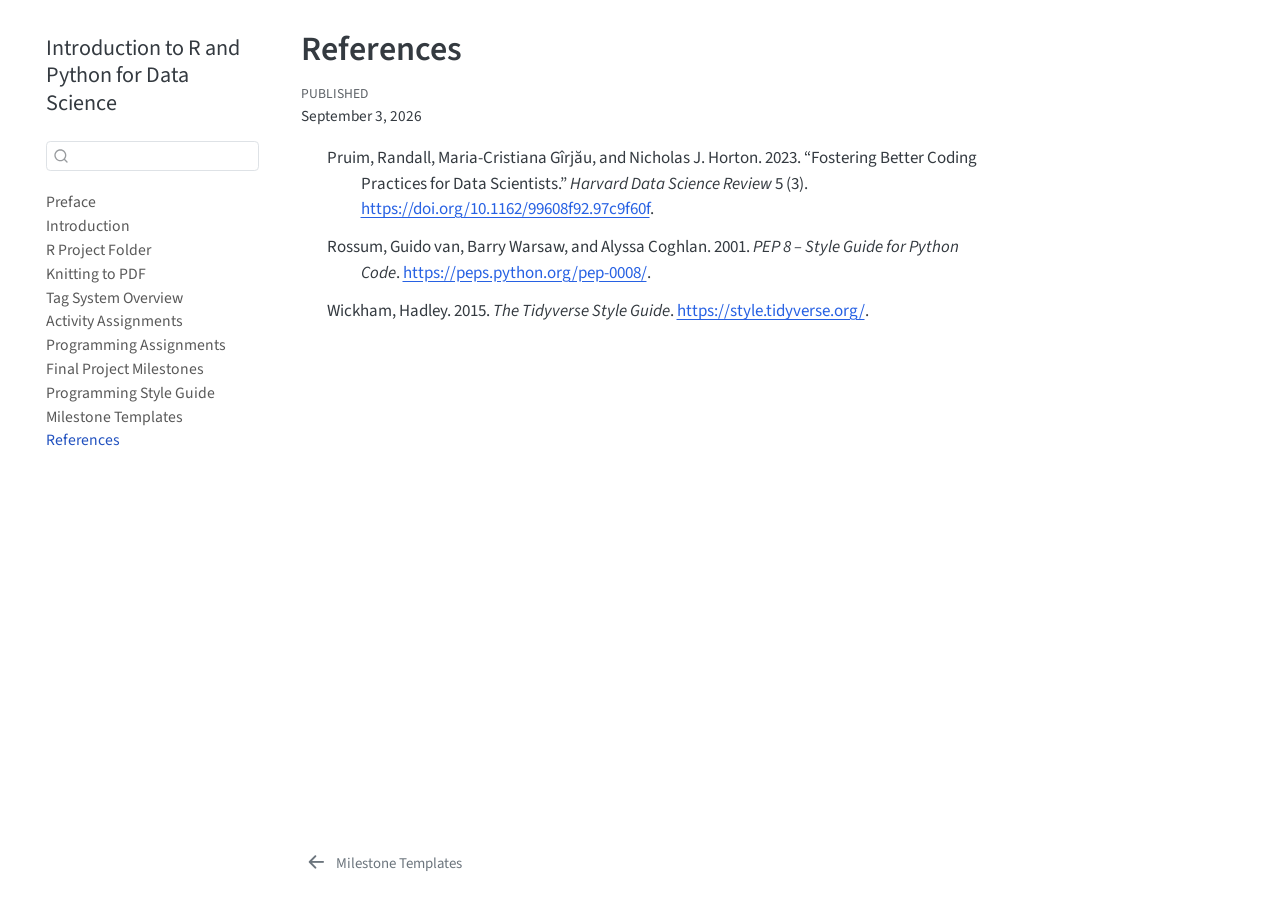
<file: docs/references.html>
<!DOCTYPE html>
<html xmlns="http://www.w3.org/1999/xhtml" lang="en" xml:lang="en"><head>

<meta charset="utf-8">
<meta name="generator" content="quarto-1.9.38">

<meta name="viewport" content="width=device-width, initial-scale=1.0, user-scalable=yes">

<meta name="dcterms.date" content="2026-09-03">

<title>References – Introduction to R and Python for Data Science</title>
<style>
/* Default styles provided by pandoc.
** See https://pandoc.org/MANUAL.html#variables-for-html for config info.
*/
code{white-space: pre-wrap;}
span.smallcaps{font-variant: small-caps;}
div.columns{display: flex; gap: min(4vw, 1.5em);}
div.column{flex: auto; overflow-x: auto;}
div.hanging-indent{margin-left: 1.5em; text-indent: -1.5em;}
ul.task-list{list-style: none;}
ul.task-list li input[type="checkbox"] {
  width: 0.8em;
  margin: 0 0.8em 0.2em -1em; /* quarto-specific, see https://github.com/quarto-dev/quarto-cli/issues/4556 */ 
  vertical-align: middle;
}
/* CSS for citations */
div.csl-bib-body { }
div.csl-entry {
  clear: both;
}
.hanging-indent div.csl-entry {
  margin-left:2em;
  text-indent:-2em;
}
div.csl-left-margin {
  min-width:2em;
  float:left;
}
div.csl-right-inline {
  margin-left:2em;
  padding-left:1em;
}
div.csl-indent {
  margin-left: 2em;
}</style>


<script src="site_libs/quarto-nav/quarto-nav.js"></script>
<script src="site_libs/quarto-nav/headroom.min.js"></script>
<script src="site_libs/clipboard/clipboard.min.js"></script>
<script src="site_libs/quarto-search/autocomplete.umd.js"></script>
<script src="site_libs/quarto-search/fuse.min.js"></script>
<script src="site_libs/quarto-search/quarto-search.js"></script>
<meta name="quarto:offset" content="./">
<link href="./templates.html" rel="prev">
<script src="site_libs/quarto-html/quarto.js" type="module"></script>
<script src="site_libs/quarto-html/tabsets/tabsets.js" type="module"></script>
<script src="site_libs/quarto-html/popper.min.js"></script>
<script src="site_libs/quarto-html/tippy.umd.min.js"></script>
<script src="site_libs/quarto-html/anchor.min.js"></script>
<link href="site_libs/quarto-html/tippy.css" rel="stylesheet">
<link href="site_libs/quarto-html/quarto-syntax-highlighting-15634bcf2e68342d4ad2dfa704d543f6.css" rel="stylesheet" id="quarto-text-highlighting-styles">
<script src="site_libs/bootstrap/bootstrap.min.js"></script>
<link href="site_libs/bootstrap/bootstrap-icons.css" rel="stylesheet">
<link href="site_libs/bootstrap/bootstrap-5ccb035bea26c1e21f80f44cf7c27909.min.css" rel="stylesheet" append-hash="true" id="quarto-bootstrap" data-mode="light">
<script id="quarto-search-options" type="application/json">{
  "location": "sidebar",
  "copy-button": false,
  "collapse-after": 3,
  "panel-placement": "start",
  "type": "textbox",
  "limit": 50,
  "keyboard-shortcut": [
    "f",
    "/",
    "s"
  ],
  "show-item-context": false,
  "language": {
    "search-no-results-text": "No results",
    "search-matching-documents-text": "matching documents",
    "search-copy-link-title": "Copy link to search",
    "search-hide-matches-text": "Hide additional matches",
    "search-more-match-text": "more match in this document",
    "search-more-matches-text": "more matches in this document",
    "search-clear-button-title": "Clear",
    "search-text-placeholder": "",
    "search-detached-cancel-button-title": "Cancel",
    "search-submit-button-title": "Submit",
    "search-label": "Search"
  }
}</script>


<link rel="stylesheet" href="styles.css">
</head>

<body class="nav-sidebar floating quarto-light">

<div id="quarto-search-results"></div>
  <header id="quarto-header" class="headroom fixed-top">
  <nav class="quarto-secondary-nav">
    <div class="container-fluid d-flex">
      <button type="button" class="quarto-btn-toggle btn" data-bs-toggle="collapse" role="button" data-bs-target=".quarto-sidebar-collapse-item" aria-controls="quarto-sidebar" aria-expanded="false" aria-label="Toggle sidebar navigation" onclick="if (window.quartoToggleHeadroom) { window.quartoToggleHeadroom(); }">
        <i class="bi bi-layout-text-sidebar-reverse"></i>
      </button>
        <nav class="quarto-page-breadcrumbs" aria-label="breadcrumb"><ol class="breadcrumb"><li class="breadcrumb-item"><a href="./references.html"><span class="chapter-title">References</span></a></li></ol></nav>
        <a class="flex-grow-1" role="navigation" data-bs-toggle="collapse" data-bs-target=".quarto-sidebar-collapse-item" aria-controls="quarto-sidebar" aria-expanded="false" aria-label="Toggle sidebar navigation" onclick="if (window.quartoToggleHeadroom) { window.quartoToggleHeadroom(); }">      
        </a>
      <button type="button" class="btn quarto-search-button" aria-label="Search" onclick="window.quartoOpenSearch();">
        <i class="bi bi-search"></i>
      </button>
    </div>
  </nav>
</header>
<!-- content -->
<div id="quarto-content" class="quarto-container page-columns page-rows-contents page-layout-article">
<!-- sidebar -->
  <nav id="quarto-sidebar" class="sidebar collapse collapse-horizontal quarto-sidebar-collapse-item sidebar-navigation floating overflow-auto">
    <div class="pt-lg-2 mt-2 text-left sidebar-header">
    <div class="sidebar-title mb-0 py-0">
      <a href="./">Introduction to R and Python for Data Science</a> 
    </div>
      </div>
        <div class="mt-2 flex-shrink-0 align-items-center">
        <div class="sidebar-search">
        <div id="quarto-search" class="" title="Search"></div>
        </div>
        </div>
    <div class="sidebar-menu-container"> 
    <ul class="list-unstyled mt-1">
        <li class="sidebar-item">
  <div class="sidebar-item-container"> 
  <a href="./index.html" class="sidebar-item-text sidebar-link"><span class="chapter-title">Preface</span></a>
  </div>
</li>
        <li class="sidebar-item">
  <div class="sidebar-item-container"> 
  <a href="./intro.html" class="sidebar-item-text sidebar-link"><span class="chapter-title">Introduction</span></a>
  </div>
</li>
        <li class="sidebar-item">
  <div class="sidebar-item-container"> 
  <a href="./rproj.html" class="sidebar-item-text sidebar-link"><span class="chapter-title">R Project Folder</span></a>
  </div>
</li>
        <li class="sidebar-item">
  <div class="sidebar-item-container"> 
  <a href="./knitting.html" class="sidebar-item-text sidebar-link"><span class="chapter-title">Knitting to PDF</span></a>
  </div>
</li>
        <li class="sidebar-item">
  <div class="sidebar-item-container"> 
  <a href="./tags.html" class="sidebar-item-text sidebar-link"><span class="chapter-title">Tag System Overview</span></a>
  </div>
</li>
        <li class="sidebar-item">
  <div class="sidebar-item-container"> 
  <a href="./moodle.html" class="sidebar-item-text sidebar-link"><span class="chapter-title">Activity Assignments</span></a>
  </div>
</li>
        <li class="sidebar-item">
  <div class="sidebar-item-container"> 
  <a href="./programming.html" class="sidebar-item-text sidebar-link"><span class="chapter-title">Programming Assignments</span></a>
  </div>
</li>
        <li class="sidebar-item">
  <div class="sidebar-item-container"> 
  <a href="./milestones.html" class="sidebar-item-text sidebar-link"><span class="chapter-title">Final Project Milestones</span></a>
  </div>
</li>
        <li class="sidebar-item">
  <div class="sidebar-item-container"> 
  <a href="./coding_style.html" class="sidebar-item-text sidebar-link"><span class="chapter-title">Programming Style Guide</span></a>
  </div>
</li>
        <li class="sidebar-item">
  <div class="sidebar-item-container"> 
  <a href="./templates.html" class="sidebar-item-text sidebar-link"><span class="chapter-title">Milestone Templates</span></a>
  </div>
</li>
        <li class="sidebar-item">
  <div class="sidebar-item-container"> 
  <a href="./references.html" class="sidebar-item-text sidebar-link active"><span class="chapter-title">References</span></a>
  </div>
</li>
    </ul>
    </div>
</nav>
<div id="quarto-sidebar-glass" class="quarto-sidebar-collapse-item" data-bs-toggle="collapse" data-bs-target=".quarto-sidebar-collapse-item"></div>
<!-- margin-sidebar -->
    <div id="quarto-margin-sidebar" class="sidebar margin-sidebar zindex-bottom">
        
    </div>
<!-- main -->
<main class="content" id="quarto-document-content">

<header id="title-block-header" class="quarto-title-block default">
<div class="quarto-title">
<h1 class="title"><span class="chapter-title">References</span></h1>
</div>



<div class="quarto-title-meta">

    
    <div>
    <div class="quarto-title-meta-heading">Published</div>
    <div class="quarto-title-meta-contents">
      <p class="date">September 3, 2026</p>
    </div>
  </div>
  
    
  </div>
  


</header>


<div id="refs" class="references csl-bib-body hanging-indent" role="list">
<div id="ref-pruim2023fostering" class="csl-entry" role="listitem">
Pruim, Randall, Maria-Cristiana Gı̂rjău, and Nicholas J. Horton. 2023.
<span>“Fostering Better Coding Practices for Data Scientists.”</span>
<em>Harvard Data Science Review</em> 5 (3). <a href="https://doi.org/10.1162/99608f92.97c9f60f">https://doi.org/10.1162/99608f92.97c9f60f</a>.
</div>
<div id="ref-vanrossum2001pep8" class="csl-entry" role="listitem">
Rossum, Guido van, Barry Warsaw, and Alyssa Coghlan. 2001. <em><span class="nocase">PEP 8 – Style Guide for Python Code</span></em>. <a href="https://peps.python.org/pep-0008/">https://peps.python.org/pep-0008/</a>.
</div>
<div id="ref-wickham2015tidyverse" class="csl-entry" role="listitem">
Wickham, Hadley. 2015. <em>The Tidyverse Style Guide</em>. <a href="https://style.tidyverse.org/">https://style.tidyverse.org/</a>.
</div>
</div>



</main> <!-- /main -->
<script id="quarto-html-after-body" type="application/javascript">
  window.document.addEventListener("DOMContentLoaded", function (event) {
    const icon = "";
    const anchorJS = new window.AnchorJS();
    anchorJS.options = {
      placement: 'right',
      icon: icon
    };
    anchorJS.add('.anchored');
    const isCodeAnnotation = (el) => {
      for (const clz of el.classList) {
        if (clz.startsWith('code-annotation-')) {                     
          return true;
        }
      }
      return false;
    }
    const onCopySuccess = function(e) {
      // button target
      const button = e.trigger;
      // don't keep focus
      button.blur();
      // flash "checked"
      button.classList.add('code-copy-button-checked');
      var currentTitle = button.getAttribute("title");
      button.setAttribute("title", "Copied!");
      let tooltip;
      if (window.bootstrap) {
        button.setAttribute("data-bs-toggle", "tooltip");
        button.setAttribute("data-bs-placement", "left");
        button.setAttribute("data-bs-title", "Copied!");
        tooltip = new bootstrap.Tooltip(button, 
          { trigger: "manual", 
            customClass: "code-copy-button-tooltip",
            offset: [0, -8]});
        tooltip.show();    
      }
      setTimeout(function() {
        if (tooltip) {
          tooltip.hide();
          button.removeAttribute("data-bs-title");
          button.removeAttribute("data-bs-toggle");
          button.removeAttribute("data-bs-placement");
        }
        button.setAttribute("title", currentTitle);
        button.classList.remove('code-copy-button-checked');
      }, 1000);
      // clear code selection
      e.clearSelection();
    }
    const getTextToCopy = function(trigger) {
      const outerScaffold = trigger.parentElement.cloneNode(true);
      const codeEl = outerScaffold.querySelector('code');
      for (const childEl of codeEl.children) {
        if (isCodeAnnotation(childEl)) {
          childEl.remove();
        }
      }
      return codeEl.innerText;
    }
    const clipboard = new window.ClipboardJS('.code-copy-button:not([data-in-quarto-modal])', {
      text: getTextToCopy
    });
    clipboard.on('success', onCopySuccess);
    if (window.document.getElementById('quarto-embedded-source-code-modal')) {
      const clipboardModal = new window.ClipboardJS('.code-copy-button[data-in-quarto-modal]', {
        text: getTextToCopy,
        container: window.document.getElementById('quarto-embedded-source-code-modal')
      });
      clipboardModal.on('success', onCopySuccess);
    }
      var localhostRegex = new RegExp(/^(?:http|https):\/\/localhost\:?[0-9]*\//);
      var mailtoRegex = new RegExp(/^mailto:/);
        var filterRegex = new RegExp('/' + window.location.host + '/');
      var isInternal = (href) => {
          return filterRegex.test(href) || localhostRegex.test(href) || mailtoRegex.test(href);
      }
      // Inspect non-navigation links and adorn them if external
     var links = window.document.querySelectorAll('a[href]:not(.nav-link):not(.navbar-brand):not(.toc-action):not(.sidebar-link):not(.sidebar-item-toggle):not(.pagination-link):not(.no-external):not([aria-hidden]):not(.dropdown-item):not(.quarto-navigation-tool):not(.about-link)');
      for (var i=0; i<links.length; i++) {
        const link = links[i];
        if (!isInternal(link.href)) {
          // undo the damage that might have been done by quarto-nav.js in the case of
          // links that we want to consider external
          if (link.dataset.originalHref !== undefined) {
            link.href = link.dataset.originalHref;
          }
        }
      }
    function tippyHover(el, contentFn, onTriggerFn, onUntriggerFn) {
      const config = {
        allowHTML: true,
        maxWidth: 500,
        delay: 100,
        arrow: false,
        appendTo: function(el) {
            return el.parentElement;
        },
        interactive: true,
        interactiveBorder: 10,
        theme: 'quarto',
        placement: 'bottom-start',
      };
      if (contentFn) {
        config.content = contentFn;
      }
      if (onTriggerFn) {
        config.onTrigger = onTriggerFn;
      }
      if (onUntriggerFn) {
        config.onUntrigger = onUntriggerFn;
      }
      window.tippy(el, config); 
    }
    const noterefs = window.document.querySelectorAll('a[role="doc-noteref"]');
    for (var i=0; i<noterefs.length; i++) {
      const ref = noterefs[i];
      tippyHover(ref, function() {
        // use id or data attribute instead here
        let href = ref.getAttribute('data-footnote-href') || ref.getAttribute('href');
        try { href = new URL(href).hash; } catch {}
        const id = href.replace(/^#\/?/, "");
        const note = window.document.getElementById(id);
        if (note) {
          return note.innerHTML;
        } else {
          return "";
        }
      });
    }
    const xrefs = window.document.querySelectorAll('a.quarto-xref');
    const processXRef = (id, note) => {
      // Strip column container classes
      const stripColumnClz = (el) => {
        el.classList.remove("page-full", "page-columns");
        if (el.children) {
          for (const child of el.children) {
            stripColumnClz(child);
          }
        }
      }
      stripColumnClz(note)
      if (id === null || id.startsWith('sec-')) {
        // Special case sections, only their first couple elements
        const container = document.createElement("div");
        if (note.children && note.children.length > 2) {
          container.appendChild(note.children[0].cloneNode(true));
          for (let i = 1; i < note.children.length; i++) {
            const child = note.children[i];
            if (child.tagName === "P" && child.innerText === "") {
              continue;
            } else {
              container.appendChild(child.cloneNode(true));
              break;
            }
          }
          if (window.Quarto?.typesetMath) {
            window.Quarto.typesetMath(container);
          }
          return container.innerHTML
        } else {
          if (window.Quarto?.typesetMath) {
            window.Quarto.typesetMath(note);
          }
          return note.innerHTML;
        }
      } else {
        // Remove any anchor links if they are present
        const anchorLink = note.querySelector('a.anchorjs-link');
        if (anchorLink) {
          anchorLink.remove();
        }
        if (window.Quarto?.typesetMath) {
          window.Quarto.typesetMath(note);
        }
        if (note.classList.contains("callout")) {
          return note.outerHTML;
        } else {
          return note.innerHTML;
        }
      }
    }
    for (var i=0; i<xrefs.length; i++) {
      const xref = xrefs[i];
      tippyHover(xref, undefined, function(instance) {
        instance.disable();
        let url = xref.getAttribute('href');
        let hash = undefined; 
        if (url.startsWith('#')) {
          hash = url;
        } else {
          try { hash = new URL(url).hash; } catch {}
        }
        if (hash) {
          const id = hash.replace(/^#\/?/, "");
          const note = window.document.getElementById(id);
          if (note !== null) {
            try {
              const html = processXRef(id, note.cloneNode(true));
              instance.setContent(html);
            } finally {
              instance.enable();
              instance.show();
            }
          } else {
            // See if we can fetch this
            fetch(url.split('#')[0])
            .then(res => res.text())
            .then(html => {
              const parser = new DOMParser();
              const htmlDoc = parser.parseFromString(html, "text/html");
              const note = htmlDoc.getElementById(id);
              if (note !== null) {
                const html = processXRef(id, note);
                instance.setContent(html);
              } 
            }).finally(() => {
              instance.enable();
              instance.show();
            });
          }
        } else {
          // See if we can fetch a full url (with no hash to target)
          // This is a special case and we should probably do some content thinning / targeting
          fetch(url)
          .then(res => res.text())
          .then(html => {
            const parser = new DOMParser();
            const htmlDoc = parser.parseFromString(html, "text/html");
            const note = htmlDoc.querySelector('main.content');
            if (note !== null) {
              // This should only happen for chapter cross references
              // (since there is no id in the URL)
              // remove the first header
              if (note.children.length > 0 && note.children[0].tagName === "HEADER") {
                note.children[0].remove();
              }
              const html = processXRef(null, note);
              instance.setContent(html);
            } 
          }).finally(() => {
            instance.enable();
            instance.show();
          });
        }
      }, function(instance) {
      });
    }
        let selectedAnnoteEl;
        const selectorForAnnotation = ( cell, annotation) => {
          let cellAttr = 'data-code-cell="' + cell + '"';
          let lineAttr = 'data-code-annotation="' +  annotation + '"';
          const selector = 'span[' + cellAttr + '][' + lineAttr + ']';
          return selector;
        }
        const selectCodeLines = (annoteEl) => {
          const doc = window.document;
          const targetCell = annoteEl.getAttribute("data-target-cell");
          const targetAnnotation = annoteEl.getAttribute("data-target-annotation");
          const annoteSpan = window.document.querySelector(selectorForAnnotation(targetCell, targetAnnotation));
          const lines = annoteSpan.getAttribute("data-code-lines").split(",");
          const lineIds = lines.map((line) => {
            return targetCell + "-" + line;
          })
          let top = null;
          let height = null;
          let parent = null;
          if (lineIds.length > 0) {
              //compute the position of the single el (top and bottom and make a div)
              const el = window.document.getElementById(lineIds[0]);
              top = el.offsetTop;
              height = el.offsetHeight;
              parent = el.parentElement.parentElement;
            if (lineIds.length > 1) {
              const lastEl = window.document.getElementById(lineIds[lineIds.length - 1]);
              const bottom = lastEl.offsetTop + lastEl.offsetHeight;
              height = bottom - top;
            }
            if (top !== null && height !== null && parent !== null) {
              // cook up a div (if necessary) and position it 
              let div = window.document.getElementById("code-annotation-line-highlight");
              if (div === null) {
                div = window.document.createElement("div");
                div.setAttribute("id", "code-annotation-line-highlight");
                div.style.position = 'absolute';
                parent.appendChild(div);
              }
              div.style.top = top - 2 + "px";
              div.style.height = height + 4 + "px";
              div.style.left = 0;
              let gutterDiv = window.document.getElementById("code-annotation-line-highlight-gutter");
              if (gutterDiv === null) {
                gutterDiv = window.document.createElement("div");
                gutterDiv.setAttribute("id", "code-annotation-line-highlight-gutter");
                gutterDiv.style.position = 'absolute';
                const codeCell = window.document.getElementById(targetCell);
                const gutter = codeCell.querySelector('.code-annotation-gutter');
                gutter.appendChild(gutterDiv);
              }
              gutterDiv.style.top = top - 2 + "px";
              gutterDiv.style.height = height + 4 + "px";
            }
            selectedAnnoteEl = annoteEl;
          }
        };
        const unselectCodeLines = () => {
          const elementsIds = ["code-annotation-line-highlight", "code-annotation-line-highlight-gutter"];
          elementsIds.forEach((elId) => {
            const div = window.document.getElementById(elId);
            if (div) {
              div.remove();
            }
          });
          selectedAnnoteEl = undefined;
        };
          // Handle positioning of the toggle
      window.addEventListener(
        "resize",
        throttle(() => {
          elRect = undefined;
          if (selectedAnnoteEl) {
            selectCodeLines(selectedAnnoteEl);
          }
        }, 10)
      );
      function throttle(fn, ms) {
      let throttle = false;
      let timer;
        return (...args) => {
          if(!throttle) { // first call gets through
              fn.apply(this, args);
              throttle = true;
          } else { // all the others get throttled
              if(timer) clearTimeout(timer); // cancel #2
              timer = setTimeout(() => {
                fn.apply(this, args);
                timer = throttle = false;
              }, ms);
          }
        };
      }
        // Attach click handler to the DT
        const annoteDls = window.document.querySelectorAll('dt[data-target-cell]');
        for (const annoteDlNode of annoteDls) {
          annoteDlNode.addEventListener('click', (event) => {
            const clickedEl = event.target;
            if (clickedEl !== selectedAnnoteEl) {
              unselectCodeLines();
              const activeEl = window.document.querySelector('dt[data-target-cell].code-annotation-active');
              if (activeEl) {
                activeEl.classList.remove('code-annotation-active');
              }
              selectCodeLines(clickedEl);
              clickedEl.classList.add('code-annotation-active');
            } else {
              // Unselect the line
              unselectCodeLines();
              clickedEl.classList.remove('code-annotation-active');
            }
          });
        }
    const findCites = (el) => {
      const parentEl = el.parentElement;
      if (parentEl) {
        const cites = parentEl.dataset.cites;
        if (cites) {
          return {
            el,
            cites: cites.split(' ')
          };
        } else {
          return findCites(el.parentElement)
        }
      } else {
        return undefined;
      }
    };
    var bibliorefs = window.document.querySelectorAll('a[role="doc-biblioref"]');
    for (var i=0; i<bibliorefs.length; i++) {
      const ref = bibliorefs[i];
      const citeInfo = findCites(ref);
      if (citeInfo) {
        tippyHover(citeInfo.el, function() {
          var popup = window.document.createElement('div');
          citeInfo.cites.forEach(function(cite) {
            var citeDiv = window.document.createElement('div');
            citeDiv.classList.add('hanging-indent');
            citeDiv.classList.add('csl-entry');
            var biblioDiv = window.document.getElementById('ref-' + cite);
            if (biblioDiv) {
              citeDiv.innerHTML = biblioDiv.innerHTML;
            }
            popup.appendChild(citeDiv);
          });
          return popup.innerHTML;
        });
      }
    }
  });
  </script>
<nav class="page-navigation">
  <div class="nav-page nav-page-previous">
      <a href="./templates.html" class="pagination-link" aria-label="Milestone Templates">
        <i class="bi bi-arrow-left-short"></i> <span class="nav-page-text"><span class="chapter-title">Milestone Templates</span></span>
      </a>          
  </div>
  <div class="nav-page nav-page-next">
  </div>
</nav>
</div> <!-- /content -->




</body></html>
</file>
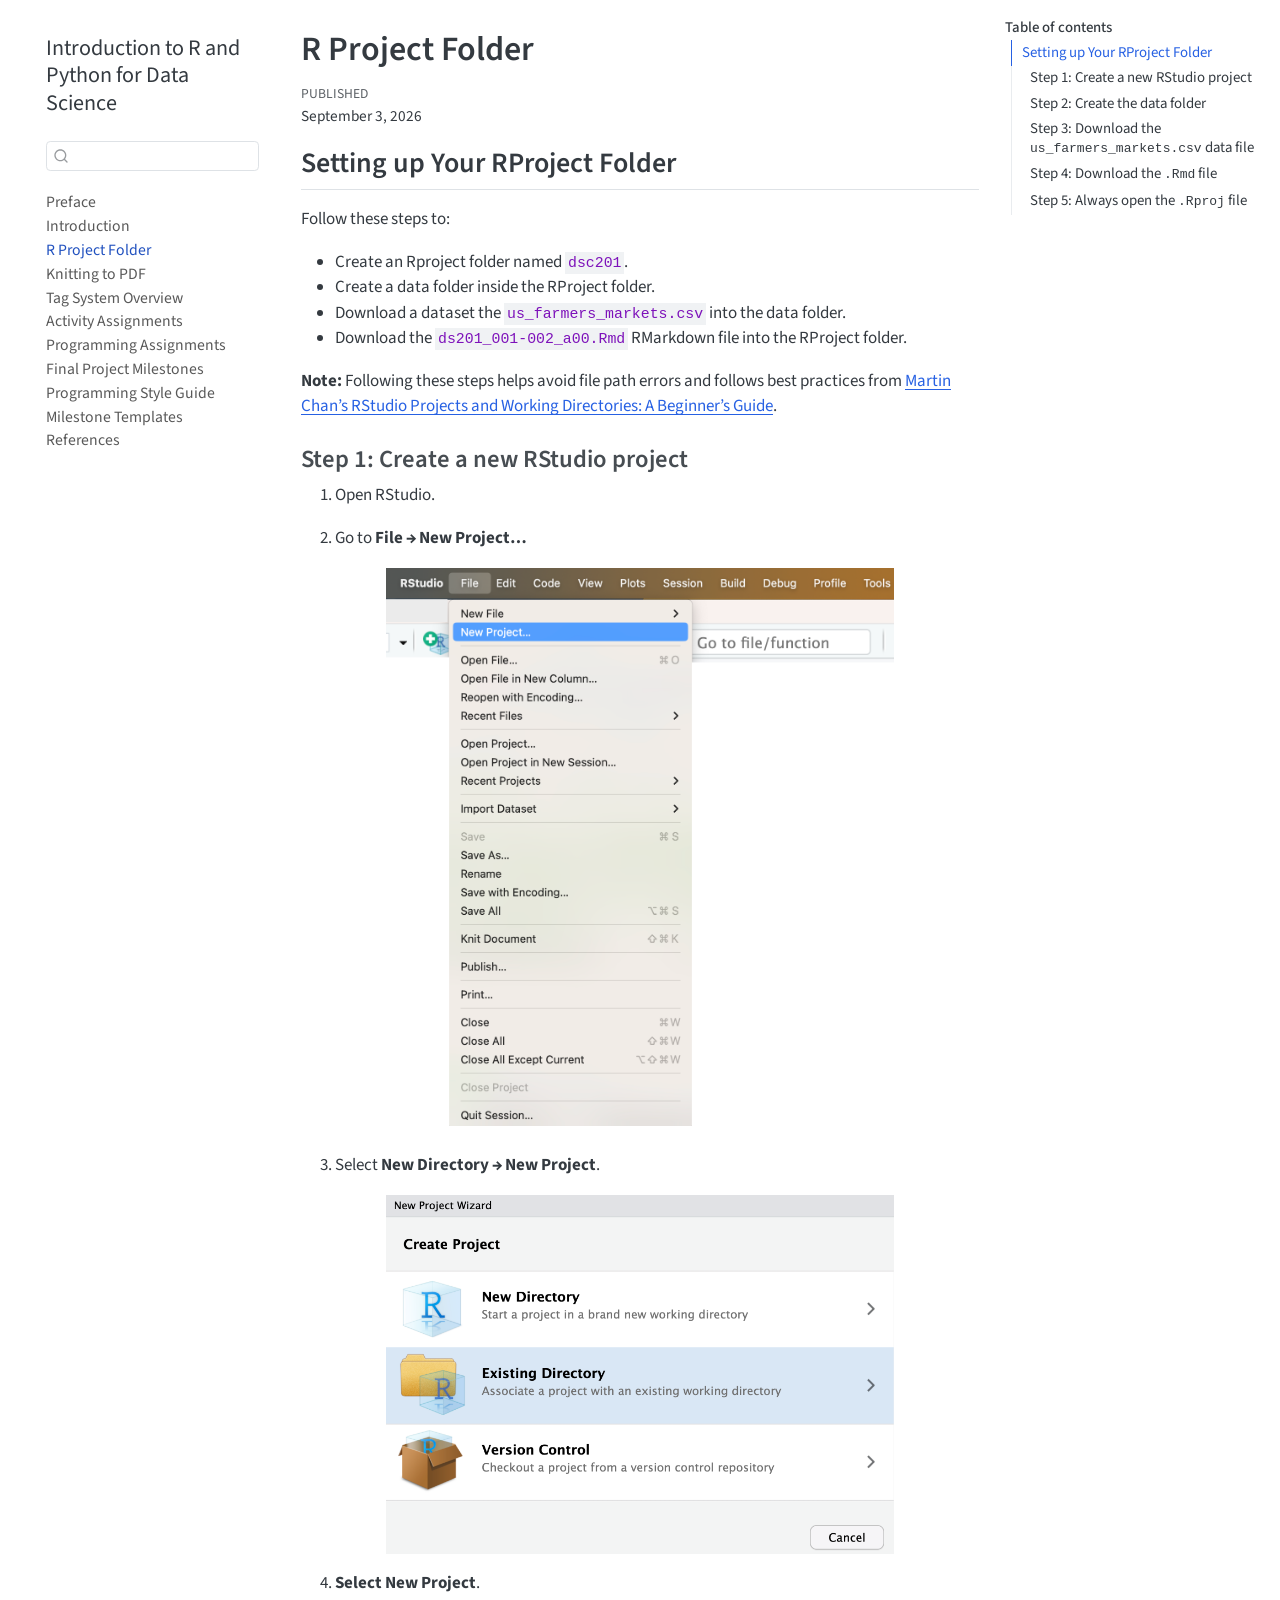
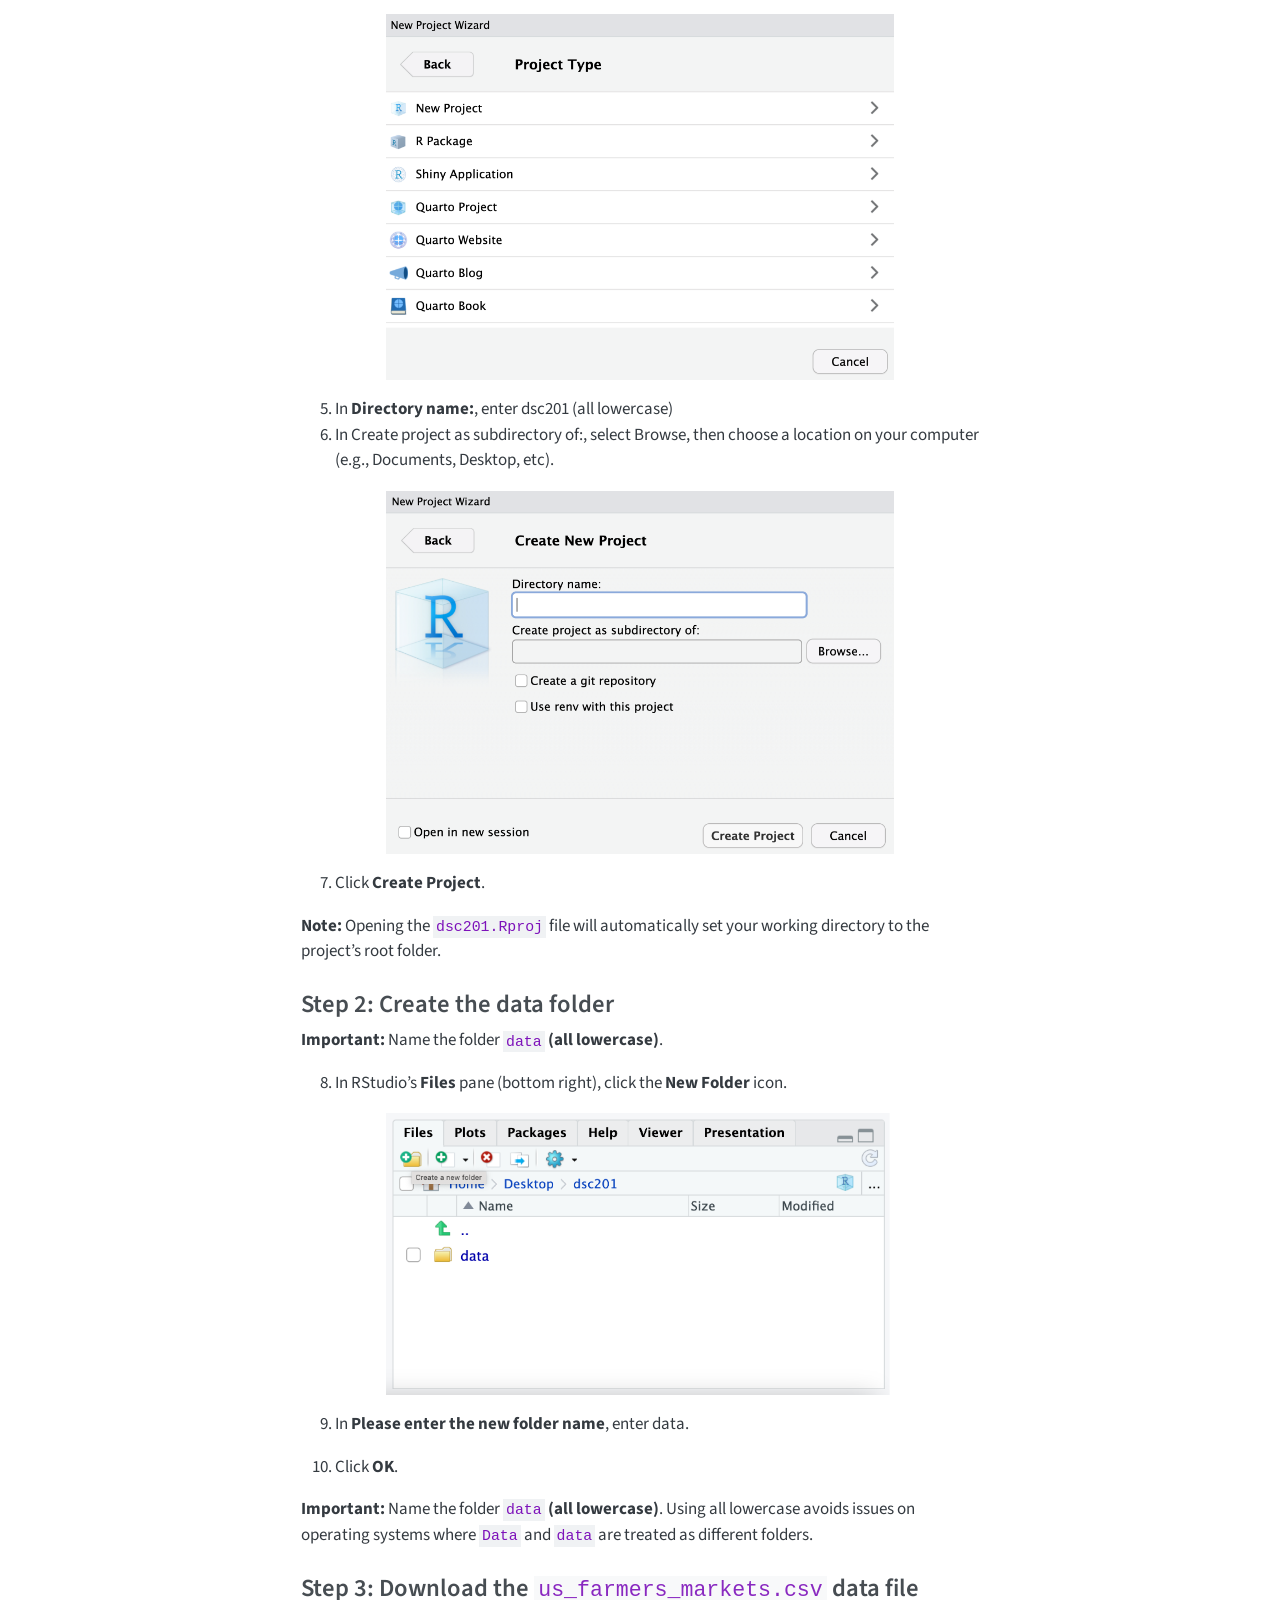
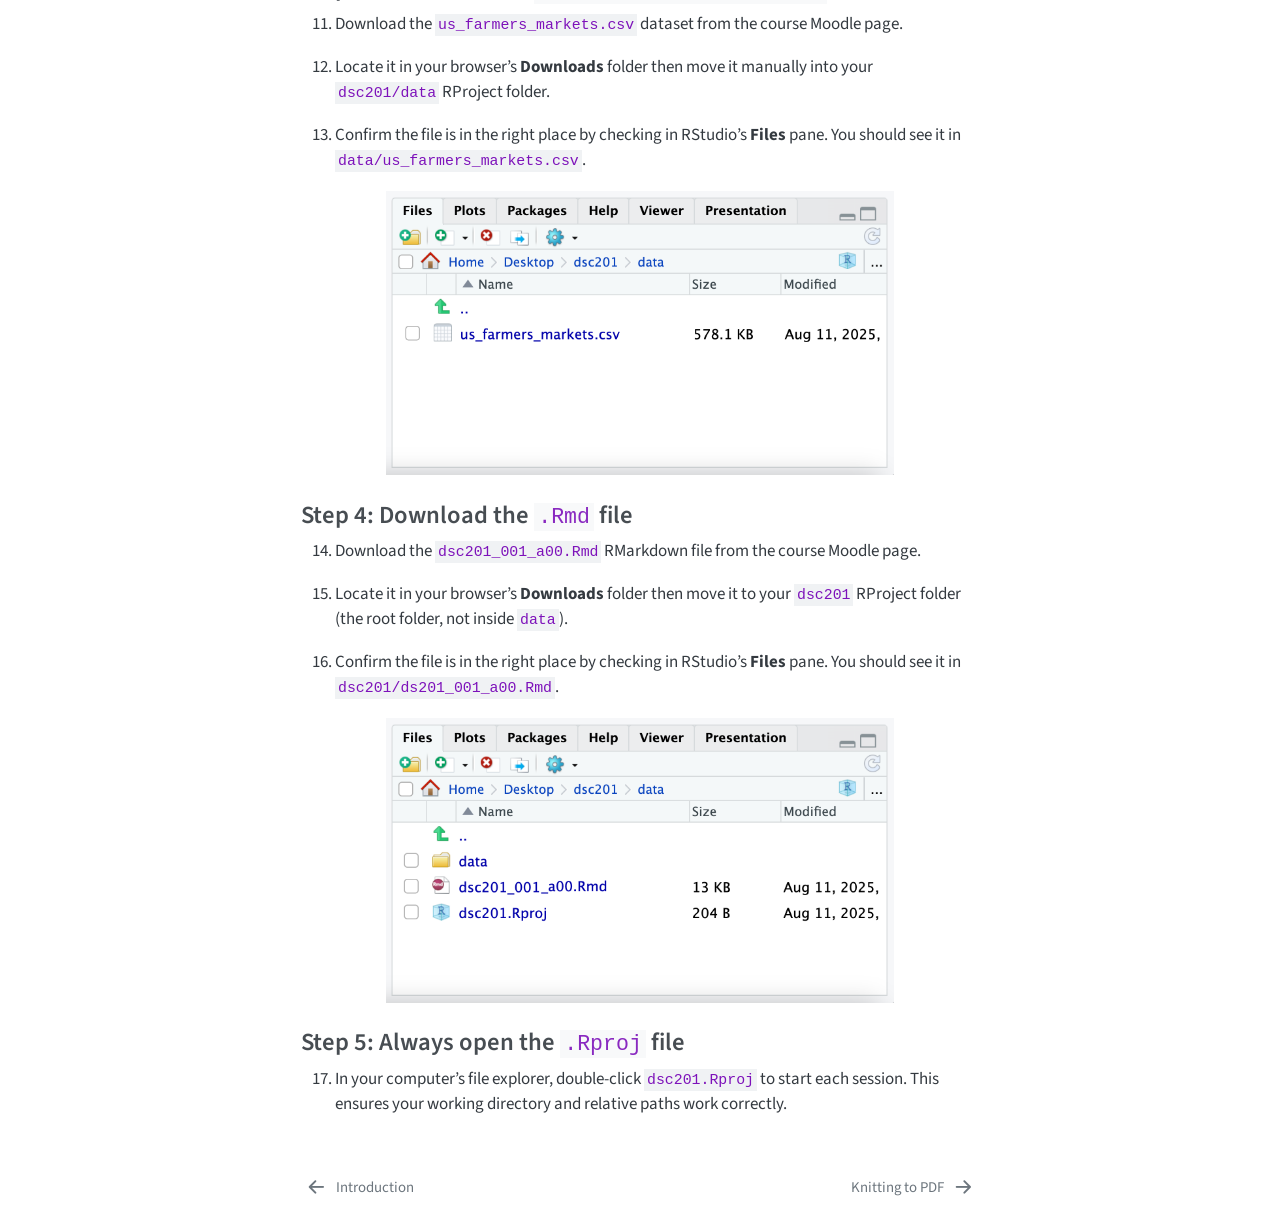
<file: docs/rproj.html>
<!DOCTYPE html>
<html xmlns="http://www.w3.org/1999/xhtml" lang="en" xml:lang="en"><head>

<meta charset="utf-8">
<meta name="generator" content="quarto-1.9.38">

<meta name="viewport" content="width=device-width, initial-scale=1.0, user-scalable=yes">

<meta name="dcterms.date" content="2026-09-03">

<title>R Project Folder – Introduction to R and Python for Data Science</title>
<style>
/* Default styles provided by pandoc.
** See https://pandoc.org/MANUAL.html#variables-for-html for config info.
*/
code{white-space: pre-wrap;}
span.smallcaps{font-variant: small-caps;}
div.columns{display: flex; gap: min(4vw, 1.5em);}
div.column{flex: auto; overflow-x: auto;}
div.hanging-indent{margin-left: 1.5em; text-indent: -1.5em;}
ul.task-list{list-style: none;}
ul.task-list li input[type="checkbox"] {
  width: 0.8em;
  margin: 0 0.8em 0.2em -1em; /* quarto-specific, see https://github.com/quarto-dev/quarto-cli/issues/4556 */ 
  vertical-align: middle;
}
</style>


<script src="site_libs/quarto-nav/quarto-nav.js"></script>
<script src="site_libs/quarto-nav/headroom.min.js"></script>
<script src="site_libs/clipboard/clipboard.min.js"></script>
<script src="site_libs/quarto-search/autocomplete.umd.js"></script>
<script src="site_libs/quarto-search/fuse.min.js"></script>
<script src="site_libs/quarto-search/quarto-search.js"></script>
<meta name="quarto:offset" content="./">
<link href="./knitting.html" rel="next">
<link href="./intro.html" rel="prev">
<script src="site_libs/quarto-html/quarto.js" type="module"></script>
<script src="site_libs/quarto-html/tabsets/tabsets.js" type="module"></script>
<script src="site_libs/quarto-html/popper.min.js"></script>
<script src="site_libs/quarto-html/tippy.umd.min.js"></script>
<script src="site_libs/quarto-html/anchor.min.js"></script>
<link href="site_libs/quarto-html/tippy.css" rel="stylesheet">
<link href="site_libs/quarto-html/quarto-syntax-highlighting-15634bcf2e68342d4ad2dfa704d543f6.css" rel="stylesheet" id="quarto-text-highlighting-styles">
<script src="site_libs/bootstrap/bootstrap.min.js"></script>
<link href="site_libs/bootstrap/bootstrap-icons.css" rel="stylesheet">
<link href="site_libs/bootstrap/bootstrap-5ccb035bea26c1e21f80f44cf7c27909.min.css" rel="stylesheet" append-hash="true" id="quarto-bootstrap" data-mode="light">
<script id="quarto-search-options" type="application/json">{
  "location": "sidebar",
  "copy-button": false,
  "collapse-after": 3,
  "panel-placement": "start",
  "type": "textbox",
  "limit": 50,
  "keyboard-shortcut": [
    "f",
    "/",
    "s"
  ],
  "show-item-context": false,
  "language": {
    "search-no-results-text": "No results",
    "search-matching-documents-text": "matching documents",
    "search-copy-link-title": "Copy link to search",
    "search-hide-matches-text": "Hide additional matches",
    "search-more-match-text": "more match in this document",
    "search-more-matches-text": "more matches in this document",
    "search-clear-button-title": "Clear",
    "search-text-placeholder": "",
    "search-detached-cancel-button-title": "Cancel",
    "search-submit-button-title": "Submit",
    "search-label": "Search"
  }
}</script>


<link rel="stylesheet" href="styles.css">
</head>

<body class="nav-sidebar floating quarto-light">

<div id="quarto-search-results"></div>
  <header id="quarto-header" class="headroom fixed-top">
  <nav class="quarto-secondary-nav">
    <div class="container-fluid d-flex">
      <button type="button" class="quarto-btn-toggle btn" data-bs-toggle="collapse" role="button" data-bs-target=".quarto-sidebar-collapse-item" aria-controls="quarto-sidebar" aria-expanded="false" aria-label="Toggle sidebar navigation" onclick="if (window.quartoToggleHeadroom) { window.quartoToggleHeadroom(); }">
        <i class="bi bi-layout-text-sidebar-reverse"></i>
      </button>
        <nav class="quarto-page-breadcrumbs" aria-label="breadcrumb"><ol class="breadcrumb"><li class="breadcrumb-item"><a href="./rproj.html"><span class="chapter-title">R Project Folder</span></a></li></ol></nav>
        <a class="flex-grow-1" role="navigation" data-bs-toggle="collapse" data-bs-target=".quarto-sidebar-collapse-item" aria-controls="quarto-sidebar" aria-expanded="false" aria-label="Toggle sidebar navigation" onclick="if (window.quartoToggleHeadroom) { window.quartoToggleHeadroom(); }">      
        </a>
      <button type="button" class="btn quarto-search-button" aria-label="Search" onclick="window.quartoOpenSearch();">
        <i class="bi bi-search"></i>
      </button>
    </div>
  </nav>
</header>
<!-- content -->
<div id="quarto-content" class="quarto-container page-columns page-rows-contents page-layout-article">
<!-- sidebar -->
  <nav id="quarto-sidebar" class="sidebar collapse collapse-horizontal quarto-sidebar-collapse-item sidebar-navigation floating overflow-auto">
    <div class="pt-lg-2 mt-2 text-left sidebar-header">
    <div class="sidebar-title mb-0 py-0">
      <a href="./">Introduction to R and Python for Data Science</a> 
    </div>
      </div>
        <div class="mt-2 flex-shrink-0 align-items-center">
        <div class="sidebar-search">
        <div id="quarto-search" class="" title="Search"></div>
        </div>
        </div>
    <div class="sidebar-menu-container"> 
    <ul class="list-unstyled mt-1">
        <li class="sidebar-item">
  <div class="sidebar-item-container"> 
  <a href="./index.html" class="sidebar-item-text sidebar-link"><span class="chapter-title">Preface</span></a>
  </div>
</li>
        <li class="sidebar-item">
  <div class="sidebar-item-container"> 
  <a href="./intro.html" class="sidebar-item-text sidebar-link"><span class="chapter-title">Introduction</span></a>
  </div>
</li>
        <li class="sidebar-item">
  <div class="sidebar-item-container"> 
  <a href="./rproj.html" class="sidebar-item-text sidebar-link active"><span class="chapter-title">R Project Folder</span></a>
  </div>
</li>
        <li class="sidebar-item">
  <div class="sidebar-item-container"> 
  <a href="./knitting.html" class="sidebar-item-text sidebar-link"><span class="chapter-title">Knitting to PDF</span></a>
  </div>
</li>
        <li class="sidebar-item">
  <div class="sidebar-item-container"> 
  <a href="./tags.html" class="sidebar-item-text sidebar-link"><span class="chapter-title">Tag System Overview</span></a>
  </div>
</li>
        <li class="sidebar-item">
  <div class="sidebar-item-container"> 
  <a href="./moodle.html" class="sidebar-item-text sidebar-link"><span class="chapter-title">Activity Assignments</span></a>
  </div>
</li>
        <li class="sidebar-item">
  <div class="sidebar-item-container"> 
  <a href="./programming.html" class="sidebar-item-text sidebar-link"><span class="chapter-title">Programming Assignments</span></a>
  </div>
</li>
        <li class="sidebar-item">
  <div class="sidebar-item-container"> 
  <a href="./milestones.html" class="sidebar-item-text sidebar-link"><span class="chapter-title">Final Project Milestones</span></a>
  </div>
</li>
        <li class="sidebar-item">
  <div class="sidebar-item-container"> 
  <a href="./coding_style.html" class="sidebar-item-text sidebar-link"><span class="chapter-title">Programming Style Guide</span></a>
  </div>
</li>
        <li class="sidebar-item">
  <div class="sidebar-item-container"> 
  <a href="./templates.html" class="sidebar-item-text sidebar-link"><span class="chapter-title">Milestone Templates</span></a>
  </div>
</li>
        <li class="sidebar-item">
  <div class="sidebar-item-container"> 
  <a href="./references.html" class="sidebar-item-text sidebar-link"><span class="chapter-title">References</span></a>
  </div>
</li>
    </ul>
    </div>
</nav>
<div id="quarto-sidebar-glass" class="quarto-sidebar-collapse-item" data-bs-toggle="collapse" data-bs-target=".quarto-sidebar-collapse-item"></div>
<!-- margin-sidebar -->
    <div id="quarto-margin-sidebar" class="sidebar margin-sidebar">
        <nav id="TOC" role="doc-toc" class="toc-active">
    <h2 id="toc-title">Table of contents</h2>
   
  <ul>
  <li><a href="#setting-up-your-rproject-folder" id="toc-setting-up-your-rproject-folder" class="nav-link active" data-scroll-target="#setting-up-your-rproject-folder">Setting up Your RProject Folder</a>
  <ul>
  <li><a href="#step-1-create-a-new-rstudio-project" id="toc-step-1-create-a-new-rstudio-project" class="nav-link" data-scroll-target="#step-1-create-a-new-rstudio-project">Step 1: Create a new RStudio project</a></li>
  <li><a href="#step-2-create-the-data-folder" id="toc-step-2-create-the-data-folder" class="nav-link" data-scroll-target="#step-2-create-the-data-folder">Step 2: Create the data folder</a></li>
  <li><a href="#step-3-download-the-us_farmers_markets.csv-data-file" id="toc-step-3-download-the-us_farmers_markets.csv-data-file" class="nav-link" data-scroll-target="#step-3-download-the-us_farmers_markets.csv-data-file">Step 3: Download the <code>us_farmers_markets.csv</code> data file</a></li>
  <li><a href="#step-4-download-the-.rmd-file" id="toc-step-4-download-the-.rmd-file" class="nav-link" data-scroll-target="#step-4-download-the-.rmd-file">Step 4: Download the <code>.Rmd</code> file</a></li>
  <li><a href="#step-5-always-open-the-.rproj-file" id="toc-step-5-always-open-the-.rproj-file" class="nav-link" data-scroll-target="#step-5-always-open-the-.rproj-file">Step 5: Always open the <code>.Rproj</code> file</a></li>
  </ul></li>
  </ul>
</nav>
    </div>
<!-- main -->
<main class="content" id="quarto-document-content">

<header id="title-block-header" class="quarto-title-block default">
<div class="quarto-title">
<h1 class="title"><span class="chapter-title">R Project Folder</span></h1>
</div>



<div class="quarto-title-meta">

    
    <div>
    <div class="quarto-title-meta-heading">Published</div>
    <div class="quarto-title-meta-contents">
      <p class="date">September 3, 2026</p>
    </div>
  </div>
  
    
  </div>
  


</header>


<section id="setting-up-your-rproject-folder" class="level2">
<h2 class="anchored" data-anchor-id="setting-up-your-rproject-folder">Setting up Your RProject Folder</h2>
<p>Follow these steps to:</p>
<ul>
<li>Create an Rproject folder named <code>dsc201</code>.</li>
<li>Create a data folder inside the RProject folder.</li>
<li>Download a dataset the <code>us_farmers_markets.csv</code> into the data folder.</li>
<li>Download the <code>ds201_001-002_a00.Rmd</code> RMarkdown file into the RProject folder.</li>
</ul>
<p><strong>Note:</strong> Following these steps helps avoid file path errors and follows best practices from <a href="https://martinctc.github.io/blog/rstudio-projects-and-working-directories-a-beginner%27s-guide/">Martin Chan’s RStudio Projects and Working Directories: A Beginner’s Guide</a>.</p>
<section id="step-1-create-a-new-rstudio-project" class="level3">
<h3 class="anchored" data-anchor-id="step-1-create-a-new-rstudio-project">Step 1: Create a new RStudio project</h3>
<ol type="1">
<li><p>Open RStudio.</p></li>
<li><p>Go to <strong>File → New Project…</strong></p></li>
</ol>
<div class="text-center">
<p><img src="images/new-proj.png" style="width:75.0%;height:75.0%"></p>
</div>
<ol start="3" type="1">
<li>Select <strong>New Directory → New Project</strong>.</li>
</ol>
<div class="text-center">
<p><img src="images/proj-wizard.png" style="width:75.0%;height:75.0%"></p>
</div>
<ol start="4" type="1">
<li><strong>Select New Project</strong>.</li>
</ol>
<div class="text-center">
<p><img src="images/new-proj-wizard-type.png" style="width:75.0%;height:75.0%"></p>
</div>
<ol start="5" type="1">
<li>In <strong>Directory name:</strong>, enter dsc201 (all lowercase)</li>
<li>In Create project as subdirectory of:, select Browse, then choose a location on your computer (e.g., Documents, Desktop, etc).</li>
</ol>
<div class="text-center">
<p><img src="images/proj-wizard-dir.png" style="width:75.0%;height:75.0%"></p>
</div>
<ol start="7" type="1">
<li>Click <strong>Create Project</strong>.</li>
</ol>
<p><strong>Note:</strong> Opening the <code>dsc201.Rproj</code> file will automatically set your working directory to the project’s root folder.</p>
</section>
<section id="step-2-create-the-data-folder" class="level3">
<h3 class="anchored" data-anchor-id="step-2-create-the-data-folder">Step 2: Create the data folder</h3>
<p><strong>Important:</strong> Name the folder <code>data</code> <strong>(all lowercase)</strong>.</p>
<ol start="8" type="1">
<li>In RStudio’s <strong>Files</strong> pane (bottom right), click the <strong>New Folder</strong> icon.</li>
</ol>
<div class="text-center">
<p><img src="images/file-window-data.png" style="width:75.0%;height:75.0%"></p>
</div>
<ol start="9" type="1">
<li><p>In <strong>Please enter the new folder name</strong>, enter data.</p></li>
<li><p>Click <strong>OK</strong>.</p></li>
</ol>
<p><strong>Important:</strong> Name the folder <code>data</code> <strong>(all lowercase)</strong>. Using all lowercase avoids issues on operating systems where <code>Data</code> and <code>data</code> are treated as different folders.</p>
</section>
<section id="step-3-download-the-us_farmers_markets.csv-data-file" class="level3">
<h3 class="anchored" data-anchor-id="step-3-download-the-us_farmers_markets.csv-data-file">Step 3: Download the <code>us_farmers_markets.csv</code> data file</h3>
<ol start="11" type="1">
<li><p>Download the <code>us_farmers_markets.csv</code> dataset from the course Moodle page.</p></li>
<li><p>Locate it in your browser’s <strong>Downloads</strong> folder then move it manually into your <code>dsc201/data</code> RProject folder.</p></li>
<li><p>Confirm the file is in the right place by checking in RStudio’s <strong>Files</strong> pane. You should see it in <code>data/us_farmers_markets.csv</code>.</p></li>
</ol>
<div class="text-center">
<p><img src="images/file-window-csv.png" style="width:75.0%;height:75.0%"></p>
</div>
</section>
<section id="step-4-download-the-.rmd-file" class="level3">
<h3 class="anchored" data-anchor-id="step-4-download-the-.rmd-file">Step 4: Download the <code>.Rmd</code> file</h3>
<ol start="14" type="1">
<li><p>Download the <code>dsc201_001_a00.Rmd</code> RMarkdown file from the course Moodle page.</p></li>
<li><p>Locate it in your browser’s <strong>Downloads</strong> folder then move it to your <code>dsc201</code> RProject folder (the root folder, not inside <code>data</code>).</p></li>
<li><p>Confirm the file is in the right place by checking in RStudio’s <strong>Files</strong> pane. You should see it in <code>dsc201/ds201_001_a00.Rmd</code>.</p></li>
</ol>
<div class="text-center">
<p><img src="images/file-window-proj.png" style="width:75.0%;height:75.0%"></p>
</div>
</section>
<section id="step-5-always-open-the-.rproj-file" class="level3">
<h3 class="anchored" data-anchor-id="step-5-always-open-the-.rproj-file">Step 5: Always open the <code>.Rproj</code> file</h3>
<ol start="17" type="1">
<li>In your computer’s file explorer, double-click <code>dsc201.Rproj</code> to start each session. This ensures your working directory and relative paths work correctly.</li>
</ol>


</section>
</section>

</main> <!-- /main -->
<script id="quarto-html-after-body" type="application/javascript">
  window.document.addEventListener("DOMContentLoaded", function (event) {
    const icon = "";
    const anchorJS = new window.AnchorJS();
    anchorJS.options = {
      placement: 'right',
      icon: icon
    };
    anchorJS.add('.anchored');
    const isCodeAnnotation = (el) => {
      for (const clz of el.classList) {
        if (clz.startsWith('code-annotation-')) {                     
          return true;
        }
      }
      return false;
    }
    const onCopySuccess = function(e) {
      // button target
      const button = e.trigger;
      // don't keep focus
      button.blur();
      // flash "checked"
      button.classList.add('code-copy-button-checked');
      var currentTitle = button.getAttribute("title");
      button.setAttribute("title", "Copied!");
      let tooltip;
      if (window.bootstrap) {
        button.setAttribute("data-bs-toggle", "tooltip");
        button.setAttribute("data-bs-placement", "left");
        button.setAttribute("data-bs-title", "Copied!");
        tooltip = new bootstrap.Tooltip(button, 
          { trigger: "manual", 
            customClass: "code-copy-button-tooltip",
            offset: [0, -8]});
        tooltip.show();    
      }
      setTimeout(function() {
        if (tooltip) {
          tooltip.hide();
          button.removeAttribute("data-bs-title");
          button.removeAttribute("data-bs-toggle");
          button.removeAttribute("data-bs-placement");
        }
        button.setAttribute("title", currentTitle);
        button.classList.remove('code-copy-button-checked');
      }, 1000);
      // clear code selection
      e.clearSelection();
    }
    const getTextToCopy = function(trigger) {
      const outerScaffold = trigger.parentElement.cloneNode(true);
      const codeEl = outerScaffold.querySelector('code');
      for (const childEl of codeEl.children) {
        if (isCodeAnnotation(childEl)) {
          childEl.remove();
        }
      }
      return codeEl.innerText;
    }
    const clipboard = new window.ClipboardJS('.code-copy-button:not([data-in-quarto-modal])', {
      text: getTextToCopy
    });
    clipboard.on('success', onCopySuccess);
    if (window.document.getElementById('quarto-embedded-source-code-modal')) {
      const clipboardModal = new window.ClipboardJS('.code-copy-button[data-in-quarto-modal]', {
        text: getTextToCopy,
        container: window.document.getElementById('quarto-embedded-source-code-modal')
      });
      clipboardModal.on('success', onCopySuccess);
    }
      var localhostRegex = new RegExp(/^(?:http|https):\/\/localhost\:?[0-9]*\//);
      var mailtoRegex = new RegExp(/^mailto:/);
        var filterRegex = new RegExp('/' + window.location.host + '/');
      var isInternal = (href) => {
          return filterRegex.test(href) || localhostRegex.test(href) || mailtoRegex.test(href);
      }
      // Inspect non-navigation links and adorn them if external
     var links = window.document.querySelectorAll('a[href]:not(.nav-link):not(.navbar-brand):not(.toc-action):not(.sidebar-link):not(.sidebar-item-toggle):not(.pagination-link):not(.no-external):not([aria-hidden]):not(.dropdown-item):not(.quarto-navigation-tool):not(.about-link)');
      for (var i=0; i<links.length; i++) {
        const link = links[i];
        if (!isInternal(link.href)) {
          // undo the damage that might have been done by quarto-nav.js in the case of
          // links that we want to consider external
          if (link.dataset.originalHref !== undefined) {
            link.href = link.dataset.originalHref;
          }
        }
      }
    function tippyHover(el, contentFn, onTriggerFn, onUntriggerFn) {
      const config = {
        allowHTML: true,
        maxWidth: 500,
        delay: 100,
        arrow: false,
        appendTo: function(el) {
            return el.parentElement;
        },
        interactive: true,
        interactiveBorder: 10,
        theme: 'quarto',
        placement: 'bottom-start',
      };
      if (contentFn) {
        config.content = contentFn;
      }
      if (onTriggerFn) {
        config.onTrigger = onTriggerFn;
      }
      if (onUntriggerFn) {
        config.onUntrigger = onUntriggerFn;
      }
      window.tippy(el, config); 
    }
    const noterefs = window.document.querySelectorAll('a[role="doc-noteref"]');
    for (var i=0; i<noterefs.length; i++) {
      const ref = noterefs[i];
      tippyHover(ref, function() {
        // use id or data attribute instead here
        let href = ref.getAttribute('data-footnote-href') || ref.getAttribute('href');
        try { href = new URL(href).hash; } catch {}
        const id = href.replace(/^#\/?/, "");
        const note = window.document.getElementById(id);
        if (note) {
          return note.innerHTML;
        } else {
          return "";
        }
      });
    }
    const xrefs = window.document.querySelectorAll('a.quarto-xref');
    const processXRef = (id, note) => {
      // Strip column container classes
      const stripColumnClz = (el) => {
        el.classList.remove("page-full", "page-columns");
        if (el.children) {
          for (const child of el.children) {
            stripColumnClz(child);
          }
        }
      }
      stripColumnClz(note)
      if (id === null || id.startsWith('sec-')) {
        // Special case sections, only their first couple elements
        const container = document.createElement("div");
        if (note.children && note.children.length > 2) {
          container.appendChild(note.children[0].cloneNode(true));
          for (let i = 1; i < note.children.length; i++) {
            const child = note.children[i];
            if (child.tagName === "P" && child.innerText === "") {
              continue;
            } else {
              container.appendChild(child.cloneNode(true));
              break;
            }
          }
          if (window.Quarto?.typesetMath) {
            window.Quarto.typesetMath(container);
          }
          return container.innerHTML
        } else {
          if (window.Quarto?.typesetMath) {
            window.Quarto.typesetMath(note);
          }
          return note.innerHTML;
        }
      } else {
        // Remove any anchor links if they are present
        const anchorLink = note.querySelector('a.anchorjs-link');
        if (anchorLink) {
          anchorLink.remove();
        }
        if (window.Quarto?.typesetMath) {
          window.Quarto.typesetMath(note);
        }
        if (note.classList.contains("callout")) {
          return note.outerHTML;
        } else {
          return note.innerHTML;
        }
      }
    }
    for (var i=0; i<xrefs.length; i++) {
      const xref = xrefs[i];
      tippyHover(xref, undefined, function(instance) {
        instance.disable();
        let url = xref.getAttribute('href');
        let hash = undefined; 
        if (url.startsWith('#')) {
          hash = url;
        } else {
          try { hash = new URL(url).hash; } catch {}
        }
        if (hash) {
          const id = hash.replace(/^#\/?/, "");
          const note = window.document.getElementById(id);
          if (note !== null) {
            try {
              const html = processXRef(id, note.cloneNode(true));
              instance.setContent(html);
            } finally {
              instance.enable();
              instance.show();
            }
          } else {
            // See if we can fetch this
            fetch(url.split('#')[0])
            .then(res => res.text())
            .then(html => {
              const parser = new DOMParser();
              const htmlDoc = parser.parseFromString(html, "text/html");
              const note = htmlDoc.getElementById(id);
              if (note !== null) {
                const html = processXRef(id, note);
                instance.setContent(html);
              } 
            }).finally(() => {
              instance.enable();
              instance.show();
            });
          }
        } else {
          // See if we can fetch a full url (with no hash to target)
          // This is a special case and we should probably do some content thinning / targeting
          fetch(url)
          .then(res => res.text())
          .then(html => {
            const parser = new DOMParser();
            const htmlDoc = parser.parseFromString(html, "text/html");
            const note = htmlDoc.querySelector('main.content');
            if (note !== null) {
              // This should only happen for chapter cross references
              // (since there is no id in the URL)
              // remove the first header
              if (note.children.length > 0 && note.children[0].tagName === "HEADER") {
                note.children[0].remove();
              }
              const html = processXRef(null, note);
              instance.setContent(html);
            } 
          }).finally(() => {
            instance.enable();
            instance.show();
          });
        }
      }, function(instance) {
      });
    }
        let selectedAnnoteEl;
        const selectorForAnnotation = ( cell, annotation) => {
          let cellAttr = 'data-code-cell="' + cell + '"';
          let lineAttr = 'data-code-annotation="' +  annotation + '"';
          const selector = 'span[' + cellAttr + '][' + lineAttr + ']';
          return selector;
        }
        const selectCodeLines = (annoteEl) => {
          const doc = window.document;
          const targetCell = annoteEl.getAttribute("data-target-cell");
          const targetAnnotation = annoteEl.getAttribute("data-target-annotation");
          const annoteSpan = window.document.querySelector(selectorForAnnotation(targetCell, targetAnnotation));
          const lines = annoteSpan.getAttribute("data-code-lines").split(",");
          const lineIds = lines.map((line) => {
            return targetCell + "-" + line;
          })
          let top = null;
          let height = null;
          let parent = null;
          if (lineIds.length > 0) {
              //compute the position of the single el (top and bottom and make a div)
              const el = window.document.getElementById(lineIds[0]);
              top = el.offsetTop;
              height = el.offsetHeight;
              parent = el.parentElement.parentElement;
            if (lineIds.length > 1) {
              const lastEl = window.document.getElementById(lineIds[lineIds.length - 1]);
              const bottom = lastEl.offsetTop + lastEl.offsetHeight;
              height = bottom - top;
            }
            if (top !== null && height !== null && parent !== null) {
              // cook up a div (if necessary) and position it 
              let div = window.document.getElementById("code-annotation-line-highlight");
              if (div === null) {
                div = window.document.createElement("div");
                div.setAttribute("id", "code-annotation-line-highlight");
                div.style.position = 'absolute';
                parent.appendChild(div);
              }
              div.style.top = top - 2 + "px";
              div.style.height = height + 4 + "px";
              div.style.left = 0;
              let gutterDiv = window.document.getElementById("code-annotation-line-highlight-gutter");
              if (gutterDiv === null) {
                gutterDiv = window.document.createElement("div");
                gutterDiv.setAttribute("id", "code-annotation-line-highlight-gutter");
                gutterDiv.style.position = 'absolute';
                const codeCell = window.document.getElementById(targetCell);
                const gutter = codeCell.querySelector('.code-annotation-gutter');
                gutter.appendChild(gutterDiv);
              }
              gutterDiv.style.top = top - 2 + "px";
              gutterDiv.style.height = height + 4 + "px";
            }
            selectedAnnoteEl = annoteEl;
          }
        };
        const unselectCodeLines = () => {
          const elementsIds = ["code-annotation-line-highlight", "code-annotation-line-highlight-gutter"];
          elementsIds.forEach((elId) => {
            const div = window.document.getElementById(elId);
            if (div) {
              div.remove();
            }
          });
          selectedAnnoteEl = undefined;
        };
          // Handle positioning of the toggle
      window.addEventListener(
        "resize",
        throttle(() => {
          elRect = undefined;
          if (selectedAnnoteEl) {
            selectCodeLines(selectedAnnoteEl);
          }
        }, 10)
      );
      function throttle(fn, ms) {
      let throttle = false;
      let timer;
        return (...args) => {
          if(!throttle) { // first call gets through
              fn.apply(this, args);
              throttle = true;
          } else { // all the others get throttled
              if(timer) clearTimeout(timer); // cancel #2
              timer = setTimeout(() => {
                fn.apply(this, args);
                timer = throttle = false;
              }, ms);
          }
        };
      }
        // Attach click handler to the DT
        const annoteDls = window.document.querySelectorAll('dt[data-target-cell]');
        for (const annoteDlNode of annoteDls) {
          annoteDlNode.addEventListener('click', (event) => {
            const clickedEl = event.target;
            if (clickedEl !== selectedAnnoteEl) {
              unselectCodeLines();
              const activeEl = window.document.querySelector('dt[data-target-cell].code-annotation-active');
              if (activeEl) {
                activeEl.classList.remove('code-annotation-active');
              }
              selectCodeLines(clickedEl);
              clickedEl.classList.add('code-annotation-active');
            } else {
              // Unselect the line
              unselectCodeLines();
              clickedEl.classList.remove('code-annotation-active');
            }
          });
        }
    const findCites = (el) => {
      const parentEl = el.parentElement;
      if (parentEl) {
        const cites = parentEl.dataset.cites;
        if (cites) {
          return {
            el,
            cites: cites.split(' ')
          };
        } else {
          return findCites(el.parentElement)
        }
      } else {
        return undefined;
      }
    };
    var bibliorefs = window.document.querySelectorAll('a[role="doc-biblioref"]');
    for (var i=0; i<bibliorefs.length; i++) {
      const ref = bibliorefs[i];
      const citeInfo = findCites(ref);
      if (citeInfo) {
        tippyHover(citeInfo.el, function() {
          var popup = window.document.createElement('div');
          citeInfo.cites.forEach(function(cite) {
            var citeDiv = window.document.createElement('div');
            citeDiv.classList.add('hanging-indent');
            citeDiv.classList.add('csl-entry');
            var biblioDiv = window.document.getElementById('ref-' + cite);
            if (biblioDiv) {
              citeDiv.innerHTML = biblioDiv.innerHTML;
            }
            popup.appendChild(citeDiv);
          });
          return popup.innerHTML;
        });
      }
    }
  });
  </script>
<nav class="page-navigation">
  <div class="nav-page nav-page-previous">
      <a href="./intro.html" class="pagination-link" aria-label="Introduction">
        <i class="bi bi-arrow-left-short"></i> <span class="nav-page-text"><span class="chapter-title">Introduction</span></span>
      </a>          
  </div>
  <div class="nav-page nav-page-next">
      <a href="./knitting.html" class="pagination-link" aria-label="Knitting to PDF">
        <span class="nav-page-text"><span class="chapter-title">Knitting to PDF</span></span> <i class="bi bi-arrow-right-short"></i>
      </a>
  </div>
</nav>
</div> <!-- /content -->




</body></html>
</file>
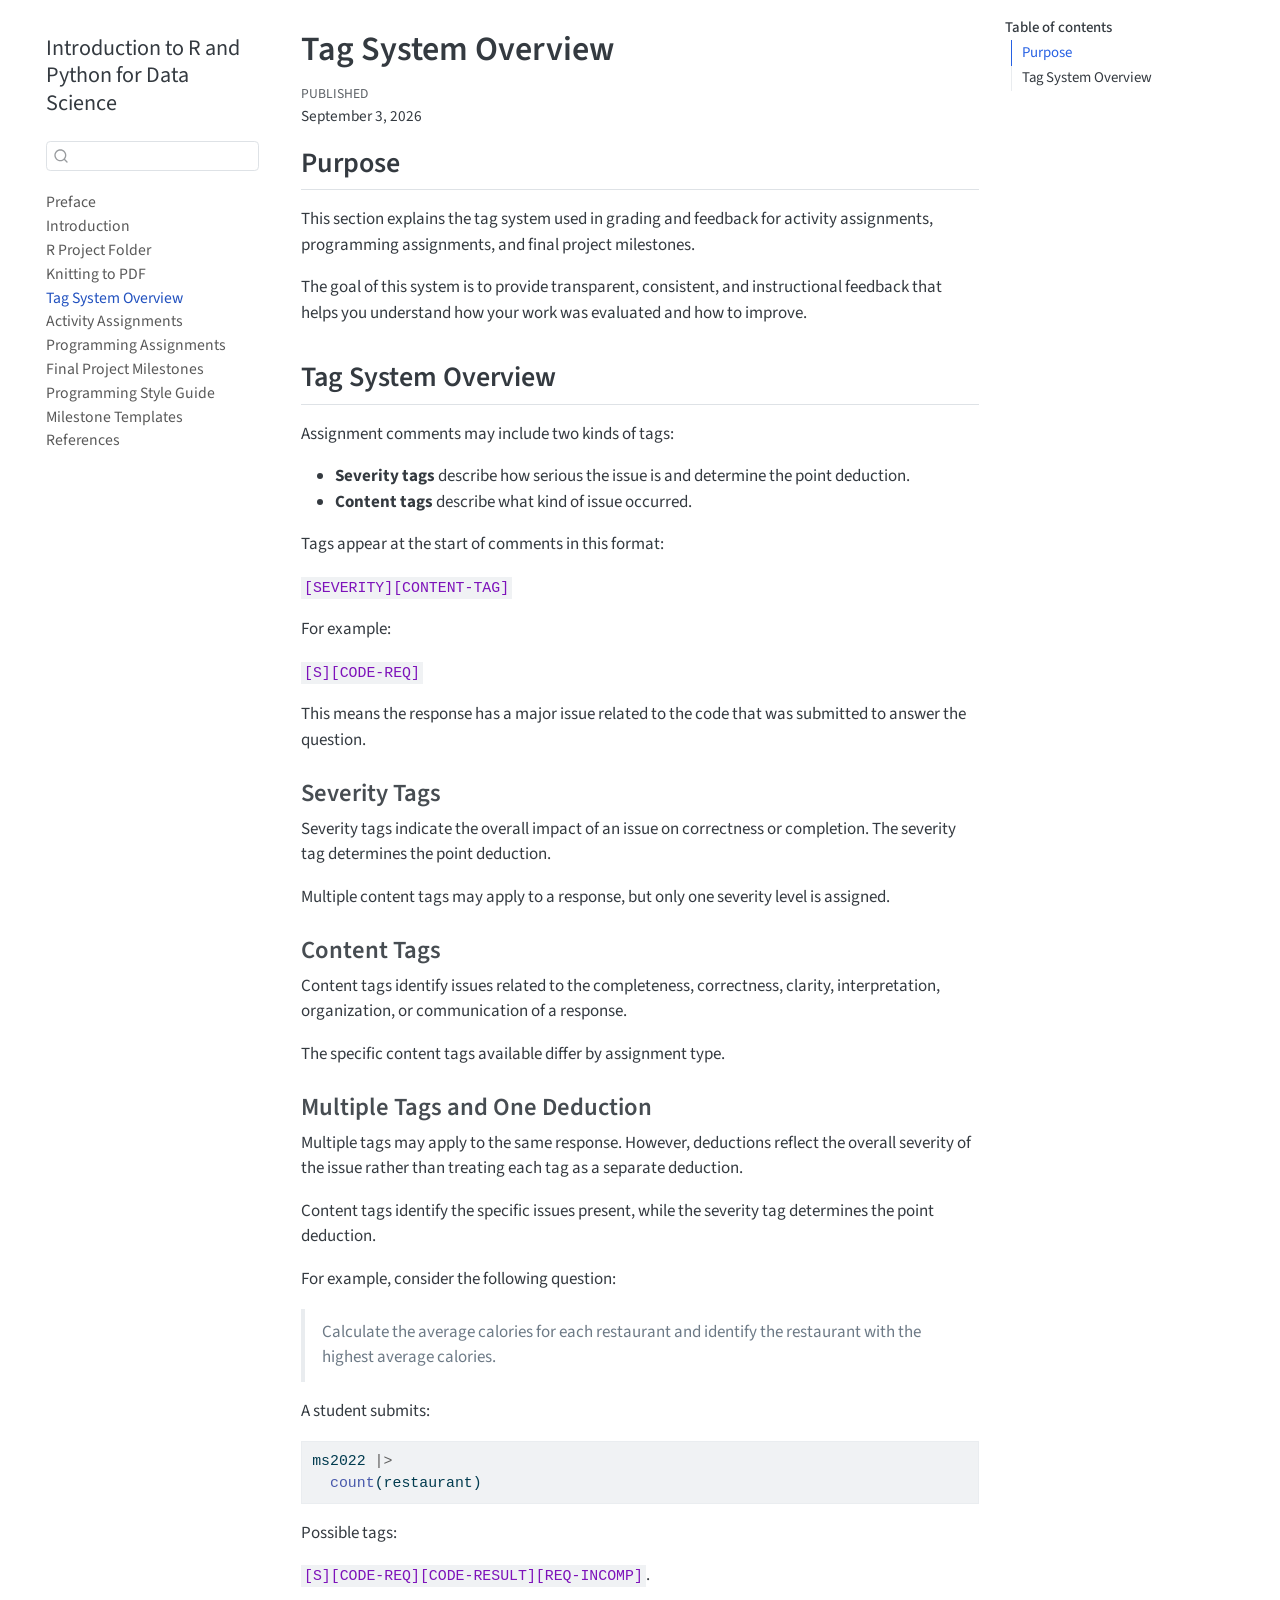
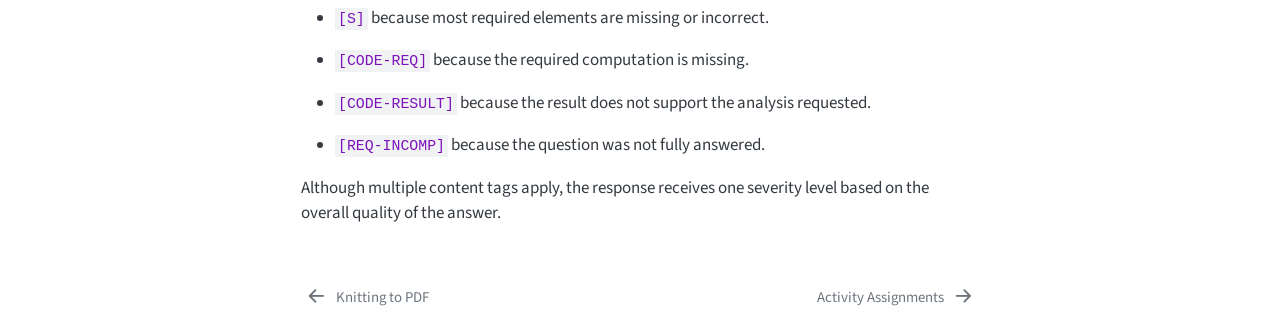
<file: docs/tags.html>
<!DOCTYPE html>
<html xmlns="http://www.w3.org/1999/xhtml" lang="en" xml:lang="en"><head>

<meta charset="utf-8">
<meta name="generator" content="quarto-1.9.38">

<meta name="viewport" content="width=device-width, initial-scale=1.0, user-scalable=yes">

<meta name="dcterms.date" content="2026-09-03">

<title>Tag System Overview – Introduction to R and Python for Data Science</title>
<style>
/* Default styles provided by pandoc.
** See https://pandoc.org/MANUAL.html#variables-for-html for config info.
*/
code{white-space: pre-wrap;}
span.smallcaps{font-variant: small-caps;}
div.columns{display: flex; gap: min(4vw, 1.5em);}
div.column{flex: auto; overflow-x: auto;}
div.hanging-indent{margin-left: 1.5em; text-indent: -1.5em;}
ul.task-list{list-style: none;}
ul.task-list li input[type="checkbox"] {
  width: 0.8em;
  margin: 0 0.8em 0.2em -1em; /* quarto-specific, see https://github.com/quarto-dev/quarto-cli/issues/4556 */ 
  vertical-align: middle;
}
/* CSS for syntax highlighting */
html { -webkit-text-size-adjust: 100%; }
pre > code.sourceCode { white-space: pre; position: relative; }
pre > code.sourceCode > span { display: inline-block; line-height: 1.25; }
pre > code.sourceCode > span:empty { height: 1.2em; }
.sourceCode { overflow: visible; }
code.sourceCode > span { color: inherit; text-decoration: inherit; }
div.sourceCode { margin: 1em 0; }
pre.sourceCode { margin: 0; }
@media screen {
div.sourceCode { overflow: auto; }
}
@media print {
pre > code.sourceCode { white-space: pre-wrap; }
pre > code.sourceCode > span { text-indent: -5em; padding-left: 5em; }
}
pre.numberSource code
  { counter-reset: source-line 0; }
pre.numberSource code > span
  { position: relative; left: -4em; counter-increment: source-line; }
pre.numberSource code > span > a:first-child::before
  { content: counter(source-line);
    position: relative; left: -1em; text-align: right; vertical-align: baseline;
    border: none; display: inline-block;
    -webkit-touch-callout: none; -webkit-user-select: none;
    -khtml-user-select: none; -moz-user-select: none;
    -ms-user-select: none; user-select: none;
    padding: 0 4px; width: 4em;
  }
pre.numberSource { margin-left: 3em;  padding-left: 4px; }
div.sourceCode
  {   }
@media screen {
pre > code.sourceCode > span > a:first-child::before { text-decoration: underline; }
}
</style>


<script src="site_libs/quarto-nav/quarto-nav.js"></script>
<script src="site_libs/quarto-nav/headroom.min.js"></script>
<script src="site_libs/clipboard/clipboard.min.js"></script>
<script src="site_libs/quarto-search/autocomplete.umd.js"></script>
<script src="site_libs/quarto-search/fuse.min.js"></script>
<script src="site_libs/quarto-search/quarto-search.js"></script>
<meta name="quarto:offset" content="./">
<link href="./moodle.html" rel="next">
<link href="./knitting.html" rel="prev">
<script src="site_libs/quarto-html/quarto.js" type="module"></script>
<script src="site_libs/quarto-html/tabsets/tabsets.js" type="module"></script>
<script src="site_libs/quarto-html/popper.min.js"></script>
<script src="site_libs/quarto-html/tippy.umd.min.js"></script>
<script src="site_libs/quarto-html/anchor.min.js"></script>
<link href="site_libs/quarto-html/tippy.css" rel="stylesheet">
<link href="site_libs/quarto-html/quarto-syntax-highlighting-15634bcf2e68342d4ad2dfa704d543f6.css" rel="stylesheet" id="quarto-text-highlighting-styles">
<script src="site_libs/bootstrap/bootstrap.min.js"></script>
<link href="site_libs/bootstrap/bootstrap-icons.css" rel="stylesheet">
<link href="site_libs/bootstrap/bootstrap-5ccb035bea26c1e21f80f44cf7c27909.min.css" rel="stylesheet" append-hash="true" id="quarto-bootstrap" data-mode="light">
<script id="quarto-search-options" type="application/json">{
  "location": "sidebar",
  "copy-button": false,
  "collapse-after": 3,
  "panel-placement": "start",
  "type": "textbox",
  "limit": 50,
  "keyboard-shortcut": [
    "f",
    "/",
    "s"
  ],
  "show-item-context": false,
  "language": {
    "search-no-results-text": "No results",
    "search-matching-documents-text": "matching documents",
    "search-copy-link-title": "Copy link to search",
    "search-hide-matches-text": "Hide additional matches",
    "search-more-match-text": "more match in this document",
    "search-more-matches-text": "more matches in this document",
    "search-clear-button-title": "Clear",
    "search-text-placeholder": "",
    "search-detached-cancel-button-title": "Cancel",
    "search-submit-button-title": "Submit",
    "search-label": "Search"
  }
}</script>


<link rel="stylesheet" href="styles.css">
</head>

<body class="nav-sidebar floating quarto-light">

<div id="quarto-search-results"></div>
  <header id="quarto-header" class="headroom fixed-top">
  <nav class="quarto-secondary-nav">
    <div class="container-fluid d-flex">
      <button type="button" class="quarto-btn-toggle btn" data-bs-toggle="collapse" role="button" data-bs-target=".quarto-sidebar-collapse-item" aria-controls="quarto-sidebar" aria-expanded="false" aria-label="Toggle sidebar navigation" onclick="if (window.quartoToggleHeadroom) { window.quartoToggleHeadroom(); }">
        <i class="bi bi-layout-text-sidebar-reverse"></i>
      </button>
        <nav class="quarto-page-breadcrumbs" aria-label="breadcrumb"><ol class="breadcrumb"><li class="breadcrumb-item"><a href="./tags.html"><span class="chapter-title">Tag System Overview</span></a></li></ol></nav>
        <a class="flex-grow-1" role="navigation" data-bs-toggle="collapse" data-bs-target=".quarto-sidebar-collapse-item" aria-controls="quarto-sidebar" aria-expanded="false" aria-label="Toggle sidebar navigation" onclick="if (window.quartoToggleHeadroom) { window.quartoToggleHeadroom(); }">      
        </a>
      <button type="button" class="btn quarto-search-button" aria-label="Search" onclick="window.quartoOpenSearch();">
        <i class="bi bi-search"></i>
      </button>
    </div>
  </nav>
</header>
<!-- content -->
<div id="quarto-content" class="quarto-container page-columns page-rows-contents page-layout-article">
<!-- sidebar -->
  <nav id="quarto-sidebar" class="sidebar collapse collapse-horizontal quarto-sidebar-collapse-item sidebar-navigation floating overflow-auto">
    <div class="pt-lg-2 mt-2 text-left sidebar-header">
    <div class="sidebar-title mb-0 py-0">
      <a href="./">Introduction to R and Python for Data Science</a> 
    </div>
      </div>
        <div class="mt-2 flex-shrink-0 align-items-center">
        <div class="sidebar-search">
        <div id="quarto-search" class="" title="Search"></div>
        </div>
        </div>
    <div class="sidebar-menu-container"> 
    <ul class="list-unstyled mt-1">
        <li class="sidebar-item">
  <div class="sidebar-item-container"> 
  <a href="./index.html" class="sidebar-item-text sidebar-link"><span class="chapter-title">Preface</span></a>
  </div>
</li>
        <li class="sidebar-item">
  <div class="sidebar-item-container"> 
  <a href="./intro.html" class="sidebar-item-text sidebar-link"><span class="chapter-title">Introduction</span></a>
  </div>
</li>
        <li class="sidebar-item">
  <div class="sidebar-item-container"> 
  <a href="./rproj.html" class="sidebar-item-text sidebar-link"><span class="chapter-title">R Project Folder</span></a>
  </div>
</li>
        <li class="sidebar-item">
  <div class="sidebar-item-container"> 
  <a href="./knitting.html" class="sidebar-item-text sidebar-link"><span class="chapter-title">Knitting to PDF</span></a>
  </div>
</li>
        <li class="sidebar-item">
  <div class="sidebar-item-container"> 
  <a href="./tags.html" class="sidebar-item-text sidebar-link active"><span class="chapter-title">Tag System Overview</span></a>
  </div>
</li>
        <li class="sidebar-item">
  <div class="sidebar-item-container"> 
  <a href="./moodle.html" class="sidebar-item-text sidebar-link"><span class="chapter-title">Activity Assignments</span></a>
  </div>
</li>
        <li class="sidebar-item">
  <div class="sidebar-item-container"> 
  <a href="./programming.html" class="sidebar-item-text sidebar-link"><span class="chapter-title">Programming Assignments</span></a>
  </div>
</li>
        <li class="sidebar-item">
  <div class="sidebar-item-container"> 
  <a href="./milestones.html" class="sidebar-item-text sidebar-link"><span class="chapter-title">Final Project Milestones</span></a>
  </div>
</li>
        <li class="sidebar-item">
  <div class="sidebar-item-container"> 
  <a href="./coding_style.html" class="sidebar-item-text sidebar-link"><span class="chapter-title">Programming Style Guide</span></a>
  </div>
</li>
        <li class="sidebar-item">
  <div class="sidebar-item-container"> 
  <a href="./templates.html" class="sidebar-item-text sidebar-link"><span class="chapter-title">Milestone Templates</span></a>
  </div>
</li>
        <li class="sidebar-item">
  <div class="sidebar-item-container"> 
  <a href="./references.html" class="sidebar-item-text sidebar-link"><span class="chapter-title">References</span></a>
  </div>
</li>
    </ul>
    </div>
</nav>
<div id="quarto-sidebar-glass" class="quarto-sidebar-collapse-item" data-bs-toggle="collapse" data-bs-target=".quarto-sidebar-collapse-item"></div>
<!-- margin-sidebar -->
    <div id="quarto-margin-sidebar" class="sidebar margin-sidebar">
        <nav id="TOC" role="doc-toc" class="toc-active">
    <h2 id="toc-title">Table of contents</h2>
   
  <ul>
  <li><a href="#purpose" id="toc-purpose" class="nav-link active" data-scroll-target="#purpose">Purpose</a></li>
  <li><a href="#tag-system-overview" id="toc-tag-system-overview" class="nav-link" data-scroll-target="#tag-system-overview">Tag System Overview</a>
  <ul>
  <li><a href="#severity-tags" id="toc-severity-tags" class="nav-link" data-scroll-target="#severity-tags">Severity Tags</a></li>
  <li><a href="#content-tags" id="toc-content-tags" class="nav-link" data-scroll-target="#content-tags">Content Tags</a></li>
  <li><a href="#multiple-tags-and-one-deduction" id="toc-multiple-tags-and-one-deduction" class="nav-link" data-scroll-target="#multiple-tags-and-one-deduction">Multiple Tags and One Deduction</a></li>
  </ul></li>
  </ul>
</nav>
    </div>
<!-- main -->
<main class="content" id="quarto-document-content">

<header id="title-block-header" class="quarto-title-block default">
<div class="quarto-title">
<h1 class="title"><span class="chapter-title">Tag System Overview</span></h1>
</div>



<div class="quarto-title-meta">

    
    <div>
    <div class="quarto-title-meta-heading">Published</div>
    <div class="quarto-title-meta-contents">
      <p class="date">September 3, 2026</p>
    </div>
  </div>
  
    
  </div>
  


</header>


<section id="purpose" class="level2">
<h2 class="anchored" data-anchor-id="purpose">Purpose</h2>
<p>This section explains the tag system used in grading and feedback for activity assignments, programming assignments, and final project milestones.</p>
<p>The goal of this system is to provide transparent, consistent, and instructional feedback that helps you understand how your work was evaluated and how to improve.</p>
</section>
<section id="tag-system-overview" class="level2">
<h2 class="anchored" data-anchor-id="tag-system-overview">Tag System Overview</h2>
<p>Assignment comments may include two kinds of tags:</p>
<ul>
<li><strong>Severity tags</strong> describe how serious the issue is and determine the point deduction.</li>
<li><strong>Content tags</strong> describe what kind of issue occurred.</li>
</ul>
<p>Tags appear at the start of comments in this format:</p>
<p><code>[SEVERITY][CONTENT-TAG]</code></p>
<p>For example:</p>
<p><code>[S][CODE-REQ]</code></p>
<p>This means the response has a major issue related to the code that was submitted to answer the question.</p>
<section id="severity-tags" class="level3">
<h3 class="anchored" data-anchor-id="severity-tags">Severity Tags</h3>
<p>Severity tags indicate the overall impact of an issue on correctness or completion. The severity tag determines the point deduction.</p>
<p>Multiple content tags may apply to a response, but only one severity level is assigned.</p>
</section>
<section id="content-tags" class="level3">
<h3 class="anchored" data-anchor-id="content-tags">Content Tags</h3>
<p>Content tags identify issues related to the completeness, correctness, clarity, interpretation, organization, or communication of a response.</p>
<p>The specific content tags available differ by assignment type.</p>
</section>
<section id="multiple-tags-and-one-deduction" class="level3">
<h3 class="anchored" data-anchor-id="multiple-tags-and-one-deduction">Multiple Tags and One Deduction</h3>
<p>Multiple tags may apply to the same response. However, deductions reflect the overall severity of the issue rather than treating each tag as a separate deduction.</p>
<p>Content tags identify the specific issues present, while the severity tag determines the point deduction.</p>
<p>For example, consider the following question:</p>
<blockquote class="blockquote">
<p>Calculate the average calories for each restaurant and identify the restaurant with the highest average calories.</p>
</blockquote>
<p>A student submits:</p>
<div class="code-copy-outer-scaffold"><div class="sourceCode" id="cb1"><pre class="sourceCode r code-with-copy"><code class="sourceCode r"><span id="cb1-1"><a href="#cb1-1" aria-hidden="true" tabindex="-1"></a>ms2022 <span class="sc">|&gt;</span> </span>
<span id="cb1-2"><a href="#cb1-2" aria-hidden="true" tabindex="-1"></a>  <span class="fu">count</span>(restaurant)</span></code></pre></div><button title="Copy to Clipboard" class="code-copy-button"><i class="bi"></i></button></div>
<p>Possible tags:</p>
<p><code>[S][CODE-REQ][CODE-RESULT][REQ-INCOMP]</code>.</p>
<ul>
<li><p><code>[S]</code> because most required elements are missing or incorrect.</p></li>
<li><p><code>[CODE-REQ]</code> because the required computation is missing.</p></li>
<li><p><code>[CODE-RESULT]</code> because the result does not support the analysis requested.</p></li>
<li><p><code>[REQ-INCOMP]</code> because the question was not fully answered.</p></li>
</ul>
<p>Although multiple content tags apply, the response receives one severity level based on the overall quality of the answer.</p>


</section>
</section>

</main> <!-- /main -->
<script id="quarto-html-after-body" type="application/javascript">
  window.document.addEventListener("DOMContentLoaded", function (event) {
    const icon = "";
    const anchorJS = new window.AnchorJS();
    anchorJS.options = {
      placement: 'right',
      icon: icon
    };
    anchorJS.add('.anchored');
    const isCodeAnnotation = (el) => {
      for (const clz of el.classList) {
        if (clz.startsWith('code-annotation-')) {                     
          return true;
        }
      }
      return false;
    }
    const onCopySuccess = function(e) {
      // button target
      const button = e.trigger;
      // don't keep focus
      button.blur();
      // flash "checked"
      button.classList.add('code-copy-button-checked');
      var currentTitle = button.getAttribute("title");
      button.setAttribute("title", "Copied!");
      let tooltip;
      if (window.bootstrap) {
        button.setAttribute("data-bs-toggle", "tooltip");
        button.setAttribute("data-bs-placement", "left");
        button.setAttribute("data-bs-title", "Copied!");
        tooltip = new bootstrap.Tooltip(button, 
          { trigger: "manual", 
            customClass: "code-copy-button-tooltip",
            offset: [0, -8]});
        tooltip.show();    
      }
      setTimeout(function() {
        if (tooltip) {
          tooltip.hide();
          button.removeAttribute("data-bs-title");
          button.removeAttribute("data-bs-toggle");
          button.removeAttribute("data-bs-placement");
        }
        button.setAttribute("title", currentTitle);
        button.classList.remove('code-copy-button-checked');
      }, 1000);
      // clear code selection
      e.clearSelection();
    }
    const getTextToCopy = function(trigger) {
      const outerScaffold = trigger.parentElement.cloneNode(true);
      const codeEl = outerScaffold.querySelector('code');
      for (const childEl of codeEl.children) {
        if (isCodeAnnotation(childEl)) {
          childEl.remove();
        }
      }
      return codeEl.innerText;
    }
    const clipboard = new window.ClipboardJS('.code-copy-button:not([data-in-quarto-modal])', {
      text: getTextToCopy
    });
    clipboard.on('success', onCopySuccess);
    if (window.document.getElementById('quarto-embedded-source-code-modal')) {
      const clipboardModal = new window.ClipboardJS('.code-copy-button[data-in-quarto-modal]', {
        text: getTextToCopy,
        container: window.document.getElementById('quarto-embedded-source-code-modal')
      });
      clipboardModal.on('success', onCopySuccess);
    }
      var localhostRegex = new RegExp(/^(?:http|https):\/\/localhost\:?[0-9]*\//);
      var mailtoRegex = new RegExp(/^mailto:/);
        var filterRegex = new RegExp('/' + window.location.host + '/');
      var isInternal = (href) => {
          return filterRegex.test(href) || localhostRegex.test(href) || mailtoRegex.test(href);
      }
      // Inspect non-navigation links and adorn them if external
     var links = window.document.querySelectorAll('a[href]:not(.nav-link):not(.navbar-brand):not(.toc-action):not(.sidebar-link):not(.sidebar-item-toggle):not(.pagination-link):not(.no-external):not([aria-hidden]):not(.dropdown-item):not(.quarto-navigation-tool):not(.about-link)');
      for (var i=0; i<links.length; i++) {
        const link = links[i];
        if (!isInternal(link.href)) {
          // undo the damage that might have been done by quarto-nav.js in the case of
          // links that we want to consider external
          if (link.dataset.originalHref !== undefined) {
            link.href = link.dataset.originalHref;
          }
        }
      }
    function tippyHover(el, contentFn, onTriggerFn, onUntriggerFn) {
      const config = {
        allowHTML: true,
        maxWidth: 500,
        delay: 100,
        arrow: false,
        appendTo: function(el) {
            return el.parentElement;
        },
        interactive: true,
        interactiveBorder: 10,
        theme: 'quarto',
        placement: 'bottom-start',
      };
      if (contentFn) {
        config.content = contentFn;
      }
      if (onTriggerFn) {
        config.onTrigger = onTriggerFn;
      }
      if (onUntriggerFn) {
        config.onUntrigger = onUntriggerFn;
      }
      window.tippy(el, config); 
    }
    const noterefs = window.document.querySelectorAll('a[role="doc-noteref"]');
    for (var i=0; i<noterefs.length; i++) {
      const ref = noterefs[i];
      tippyHover(ref, function() {
        // use id or data attribute instead here
        let href = ref.getAttribute('data-footnote-href') || ref.getAttribute('href');
        try { href = new URL(href).hash; } catch {}
        const id = href.replace(/^#\/?/, "");
        const note = window.document.getElementById(id);
        if (note) {
          return note.innerHTML;
        } else {
          return "";
        }
      });
    }
    const xrefs = window.document.querySelectorAll('a.quarto-xref');
    const processXRef = (id, note) => {
      // Strip column container classes
      const stripColumnClz = (el) => {
        el.classList.remove("page-full", "page-columns");
        if (el.children) {
          for (const child of el.children) {
            stripColumnClz(child);
          }
        }
      }
      stripColumnClz(note)
      if (id === null || id.startsWith('sec-')) {
        // Special case sections, only their first couple elements
        const container = document.createElement("div");
        if (note.children && note.children.length > 2) {
          container.appendChild(note.children[0].cloneNode(true));
          for (let i = 1; i < note.children.length; i++) {
            const child = note.children[i];
            if (child.tagName === "P" && child.innerText === "") {
              continue;
            } else {
              container.appendChild(child.cloneNode(true));
              break;
            }
          }
          if (window.Quarto?.typesetMath) {
            window.Quarto.typesetMath(container);
          }
          return container.innerHTML
        } else {
          if (window.Quarto?.typesetMath) {
            window.Quarto.typesetMath(note);
          }
          return note.innerHTML;
        }
      } else {
        // Remove any anchor links if they are present
        const anchorLink = note.querySelector('a.anchorjs-link');
        if (anchorLink) {
          anchorLink.remove();
        }
        if (window.Quarto?.typesetMath) {
          window.Quarto.typesetMath(note);
        }
        if (note.classList.contains("callout")) {
          return note.outerHTML;
        } else {
          return note.innerHTML;
        }
      }
    }
    for (var i=0; i<xrefs.length; i++) {
      const xref = xrefs[i];
      tippyHover(xref, undefined, function(instance) {
        instance.disable();
        let url = xref.getAttribute('href');
        let hash = undefined; 
        if (url.startsWith('#')) {
          hash = url;
        } else {
          try { hash = new URL(url).hash; } catch {}
        }
        if (hash) {
          const id = hash.replace(/^#\/?/, "");
          const note = window.document.getElementById(id);
          if (note !== null) {
            try {
              const html = processXRef(id, note.cloneNode(true));
              instance.setContent(html);
            } finally {
              instance.enable();
              instance.show();
            }
          } else {
            // See if we can fetch this
            fetch(url.split('#')[0])
            .then(res => res.text())
            .then(html => {
              const parser = new DOMParser();
              const htmlDoc = parser.parseFromString(html, "text/html");
              const note = htmlDoc.getElementById(id);
              if (note !== null) {
                const html = processXRef(id, note);
                instance.setContent(html);
              } 
            }).finally(() => {
              instance.enable();
              instance.show();
            });
          }
        } else {
          // See if we can fetch a full url (with no hash to target)
          // This is a special case and we should probably do some content thinning / targeting
          fetch(url)
          .then(res => res.text())
          .then(html => {
            const parser = new DOMParser();
            const htmlDoc = parser.parseFromString(html, "text/html");
            const note = htmlDoc.querySelector('main.content');
            if (note !== null) {
              // This should only happen for chapter cross references
              // (since there is no id in the URL)
              // remove the first header
              if (note.children.length > 0 && note.children[0].tagName === "HEADER") {
                note.children[0].remove();
              }
              const html = processXRef(null, note);
              instance.setContent(html);
            } 
          }).finally(() => {
            instance.enable();
            instance.show();
          });
        }
      }, function(instance) {
      });
    }
        let selectedAnnoteEl;
        const selectorForAnnotation = ( cell, annotation) => {
          let cellAttr = 'data-code-cell="' + cell + '"';
          let lineAttr = 'data-code-annotation="' +  annotation + '"';
          const selector = 'span[' + cellAttr + '][' + lineAttr + ']';
          return selector;
        }
        const selectCodeLines = (annoteEl) => {
          const doc = window.document;
          const targetCell = annoteEl.getAttribute("data-target-cell");
          const targetAnnotation = annoteEl.getAttribute("data-target-annotation");
          const annoteSpan = window.document.querySelector(selectorForAnnotation(targetCell, targetAnnotation));
          const lines = annoteSpan.getAttribute("data-code-lines").split(",");
          const lineIds = lines.map((line) => {
            return targetCell + "-" + line;
          })
          let top = null;
          let height = null;
          let parent = null;
          if (lineIds.length > 0) {
              //compute the position of the single el (top and bottom and make a div)
              const el = window.document.getElementById(lineIds[0]);
              top = el.offsetTop;
              height = el.offsetHeight;
              parent = el.parentElement.parentElement;
            if (lineIds.length > 1) {
              const lastEl = window.document.getElementById(lineIds[lineIds.length - 1]);
              const bottom = lastEl.offsetTop + lastEl.offsetHeight;
              height = bottom - top;
            }
            if (top !== null && height !== null && parent !== null) {
              // cook up a div (if necessary) and position it 
              let div = window.document.getElementById("code-annotation-line-highlight");
              if (div === null) {
                div = window.document.createElement("div");
                div.setAttribute("id", "code-annotation-line-highlight");
                div.style.position = 'absolute';
                parent.appendChild(div);
              }
              div.style.top = top - 2 + "px";
              div.style.height = height + 4 + "px";
              div.style.left = 0;
              let gutterDiv = window.document.getElementById("code-annotation-line-highlight-gutter");
              if (gutterDiv === null) {
                gutterDiv = window.document.createElement("div");
                gutterDiv.setAttribute("id", "code-annotation-line-highlight-gutter");
                gutterDiv.style.position = 'absolute';
                const codeCell = window.document.getElementById(targetCell);
                const gutter = codeCell.querySelector('.code-annotation-gutter');
                gutter.appendChild(gutterDiv);
              }
              gutterDiv.style.top = top - 2 + "px";
              gutterDiv.style.height = height + 4 + "px";
            }
            selectedAnnoteEl = annoteEl;
          }
        };
        const unselectCodeLines = () => {
          const elementsIds = ["code-annotation-line-highlight", "code-annotation-line-highlight-gutter"];
          elementsIds.forEach((elId) => {
            const div = window.document.getElementById(elId);
            if (div) {
              div.remove();
            }
          });
          selectedAnnoteEl = undefined;
        };
          // Handle positioning of the toggle
      window.addEventListener(
        "resize",
        throttle(() => {
          elRect = undefined;
          if (selectedAnnoteEl) {
            selectCodeLines(selectedAnnoteEl);
          }
        }, 10)
      );
      function throttle(fn, ms) {
      let throttle = false;
      let timer;
        return (...args) => {
          if(!throttle) { // first call gets through
              fn.apply(this, args);
              throttle = true;
          } else { // all the others get throttled
              if(timer) clearTimeout(timer); // cancel #2
              timer = setTimeout(() => {
                fn.apply(this, args);
                timer = throttle = false;
              }, ms);
          }
        };
      }
        // Attach click handler to the DT
        const annoteDls = window.document.querySelectorAll('dt[data-target-cell]');
        for (const annoteDlNode of annoteDls) {
          annoteDlNode.addEventListener('click', (event) => {
            const clickedEl = event.target;
            if (clickedEl !== selectedAnnoteEl) {
              unselectCodeLines();
              const activeEl = window.document.querySelector('dt[data-target-cell].code-annotation-active');
              if (activeEl) {
                activeEl.classList.remove('code-annotation-active');
              }
              selectCodeLines(clickedEl);
              clickedEl.classList.add('code-annotation-active');
            } else {
              // Unselect the line
              unselectCodeLines();
              clickedEl.classList.remove('code-annotation-active');
            }
          });
        }
    const findCites = (el) => {
      const parentEl = el.parentElement;
      if (parentEl) {
        const cites = parentEl.dataset.cites;
        if (cites) {
          return {
            el,
            cites: cites.split(' ')
          };
        } else {
          return findCites(el.parentElement)
        }
      } else {
        return undefined;
      }
    };
    var bibliorefs = window.document.querySelectorAll('a[role="doc-biblioref"]');
    for (var i=0; i<bibliorefs.length; i++) {
      const ref = bibliorefs[i];
      const citeInfo = findCites(ref);
      if (citeInfo) {
        tippyHover(citeInfo.el, function() {
          var popup = window.document.createElement('div');
          citeInfo.cites.forEach(function(cite) {
            var citeDiv = window.document.createElement('div');
            citeDiv.classList.add('hanging-indent');
            citeDiv.classList.add('csl-entry');
            var biblioDiv = window.document.getElementById('ref-' + cite);
            if (biblioDiv) {
              citeDiv.innerHTML = biblioDiv.innerHTML;
            }
            popup.appendChild(citeDiv);
          });
          return popup.innerHTML;
        });
      }
    }
  });
  </script>
<nav class="page-navigation">
  <div class="nav-page nav-page-previous">
      <a href="./knitting.html" class="pagination-link" aria-label="Knitting to PDF">
        <i class="bi bi-arrow-left-short"></i> <span class="nav-page-text"><span class="chapter-title">Knitting to PDF</span></span>
      </a>          
  </div>
  <div class="nav-page nav-page-next">
      <a href="./moodle.html" class="pagination-link" aria-label="Activity Assignments">
        <span class="nav-page-text"><span class="chapter-title">Activity Assignments</span></span> <i class="bi bi-arrow-right-short"></i>
      </a>
  </div>
</nav>
</div> <!-- /content -->




</body></html>
</file>
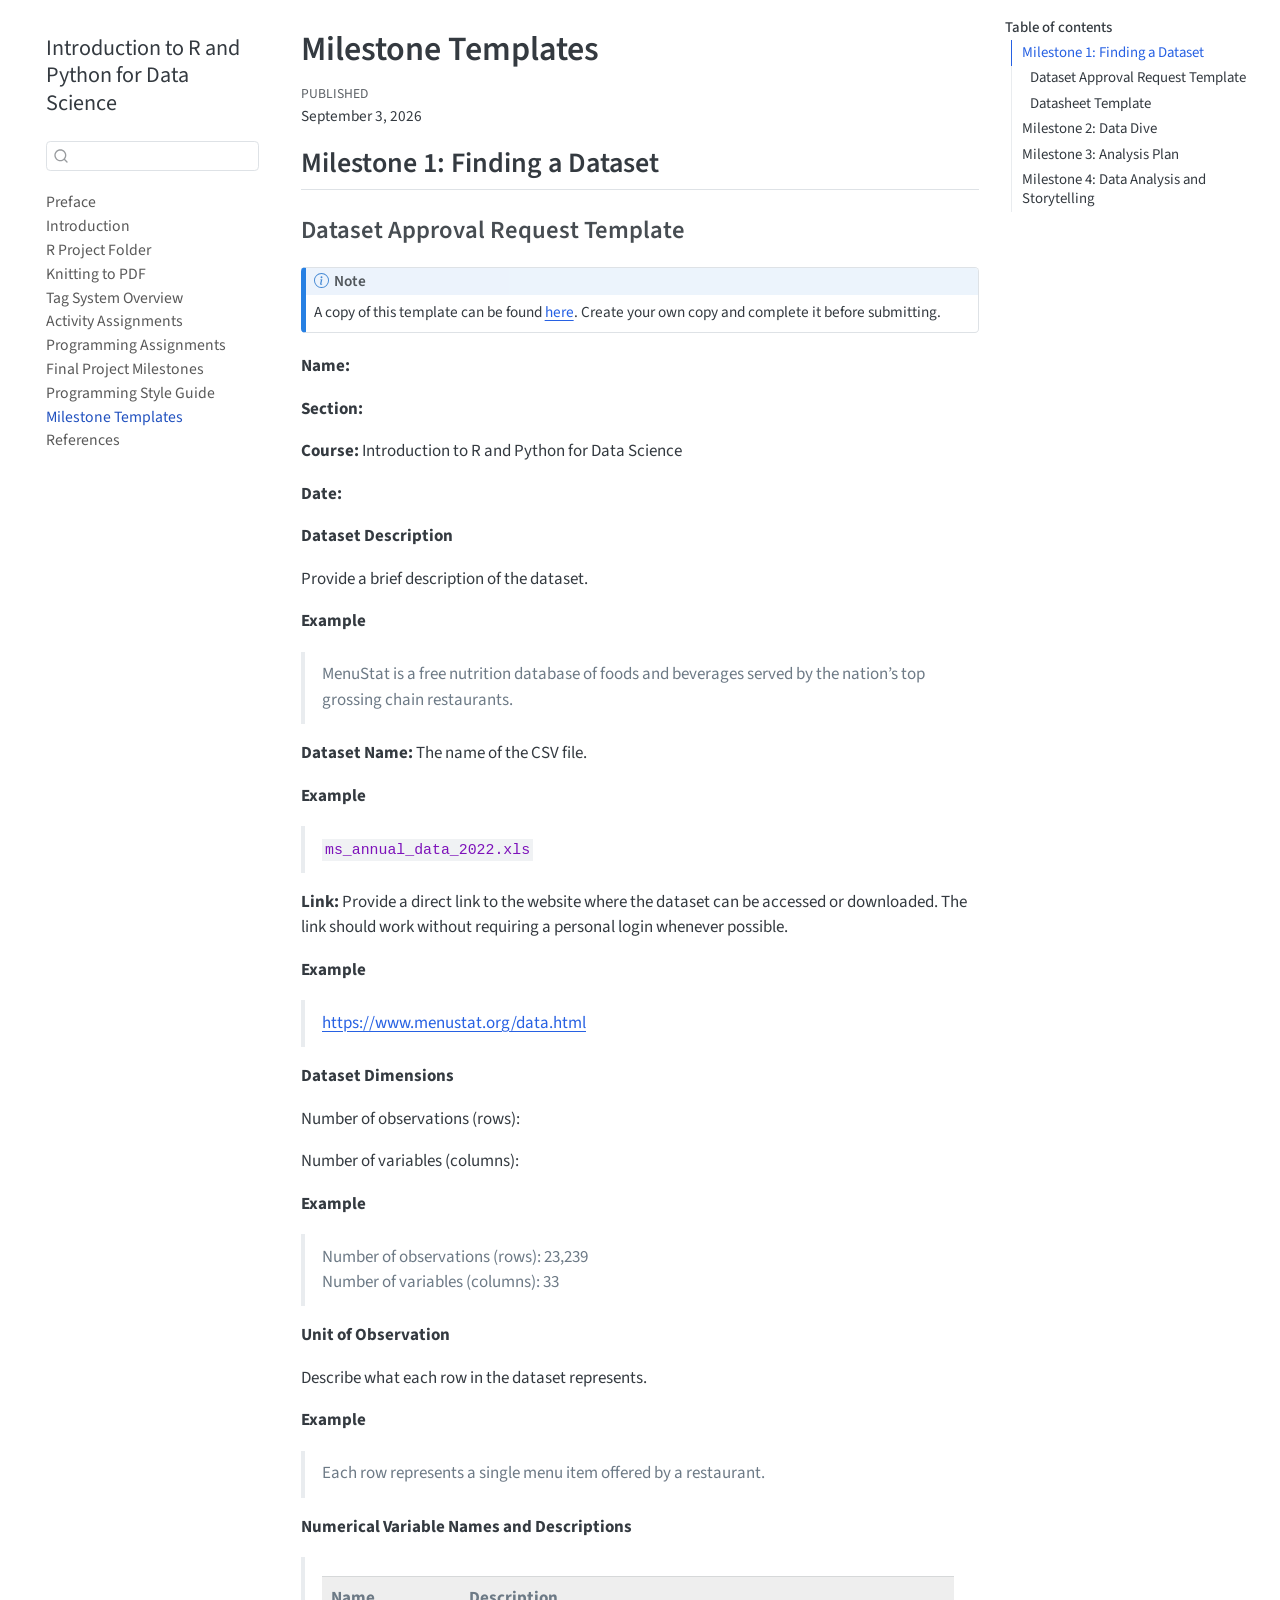
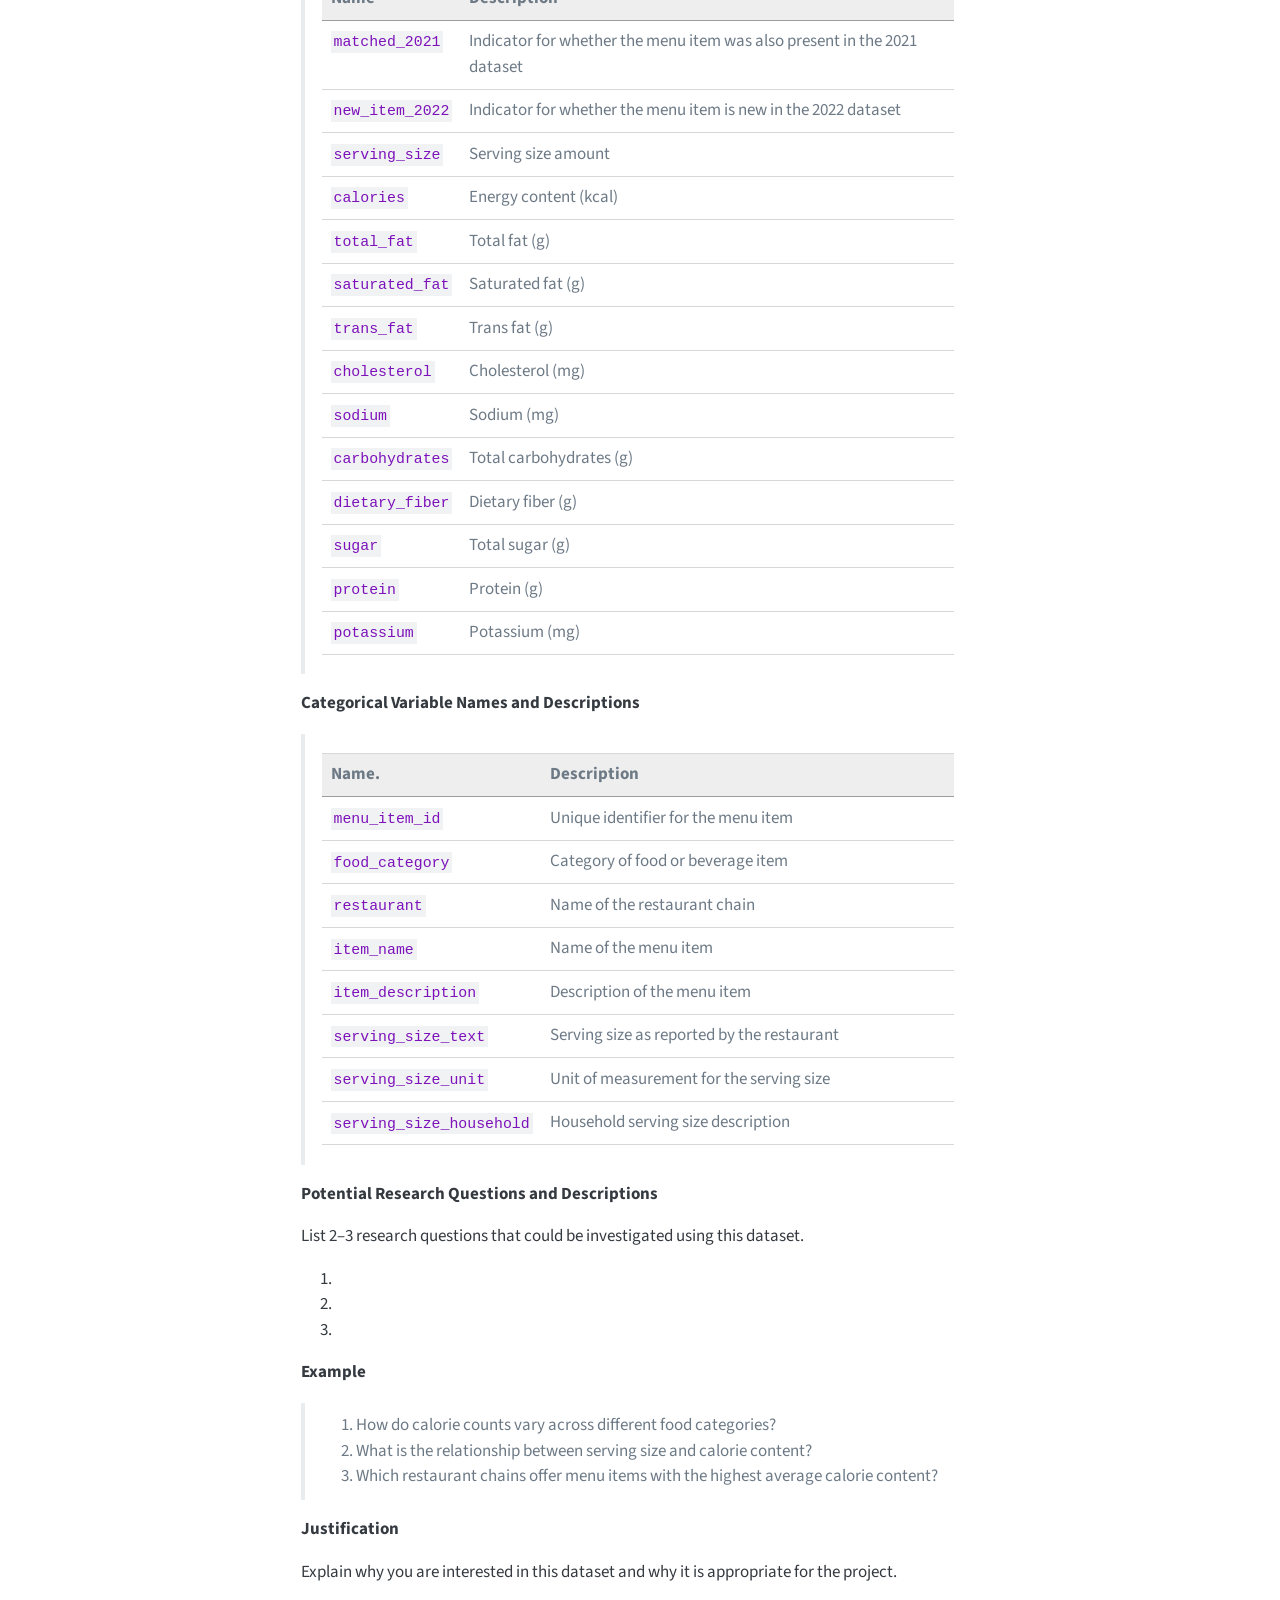
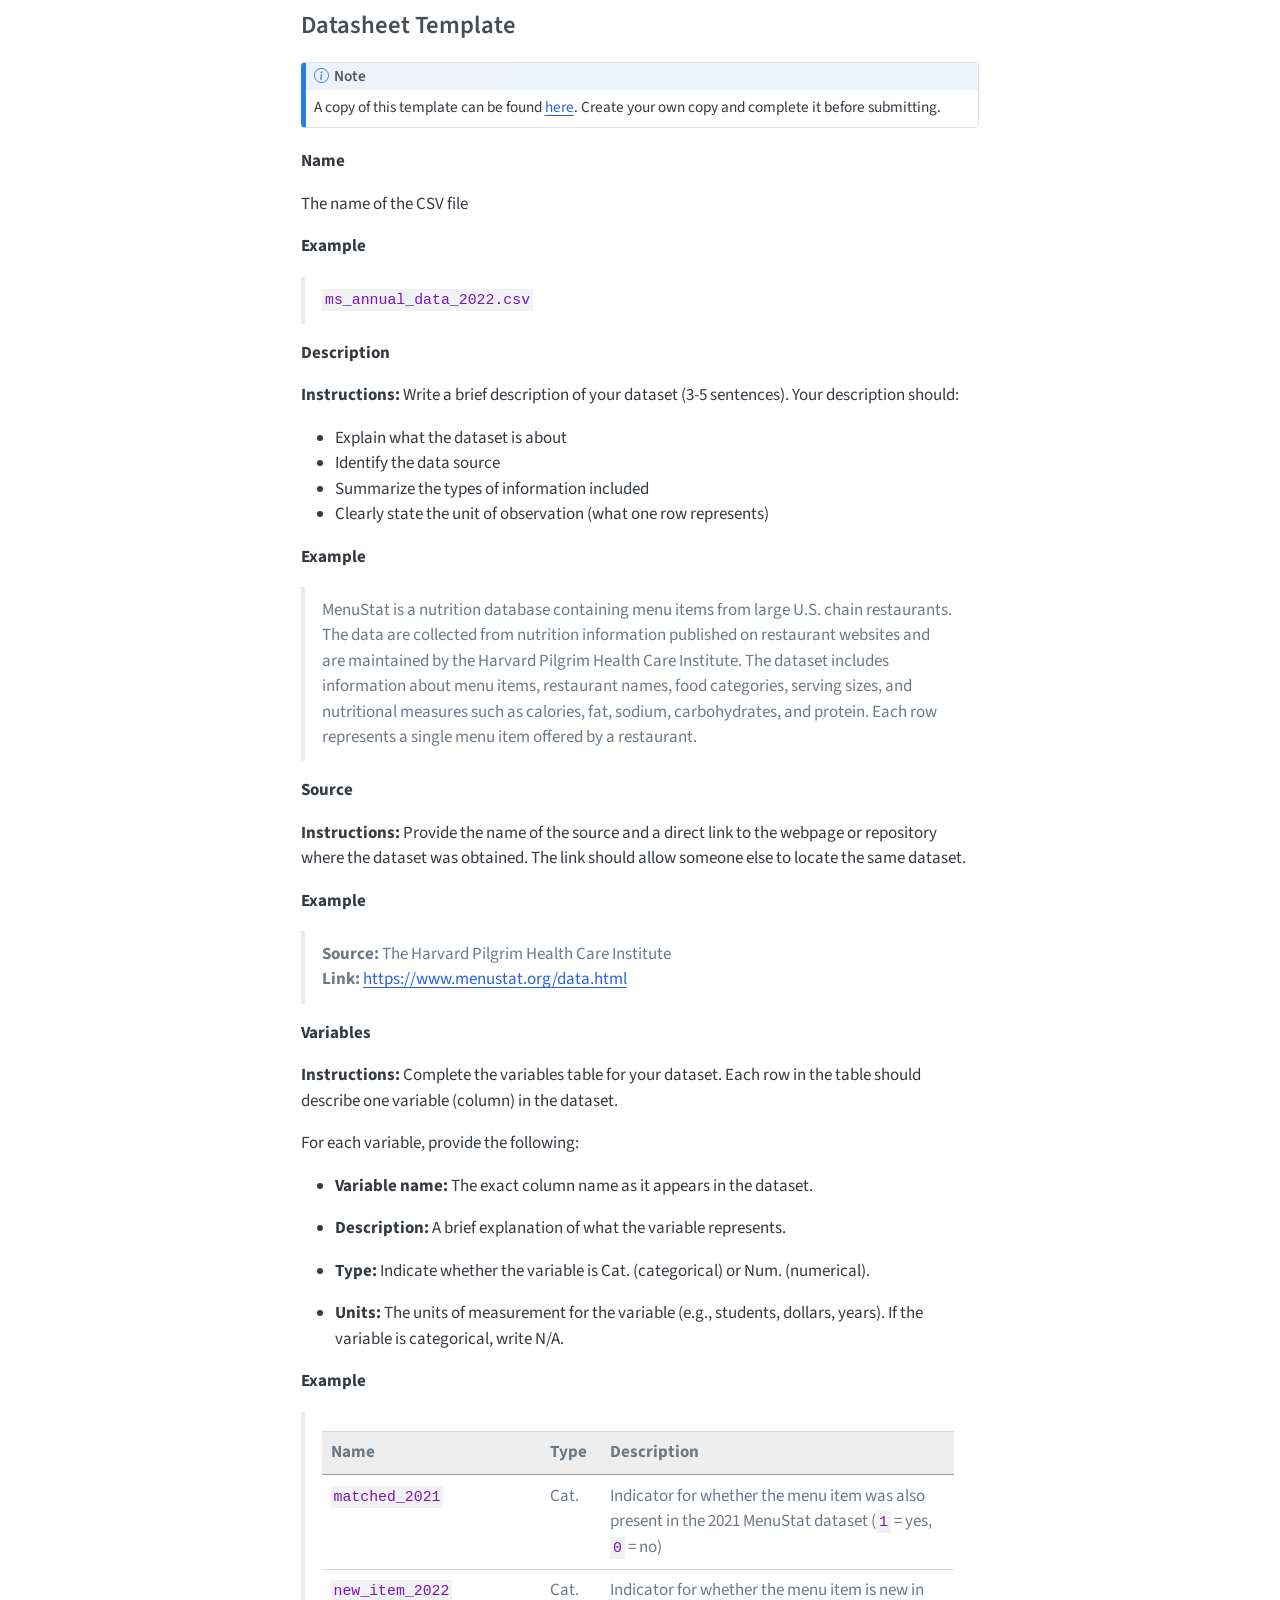
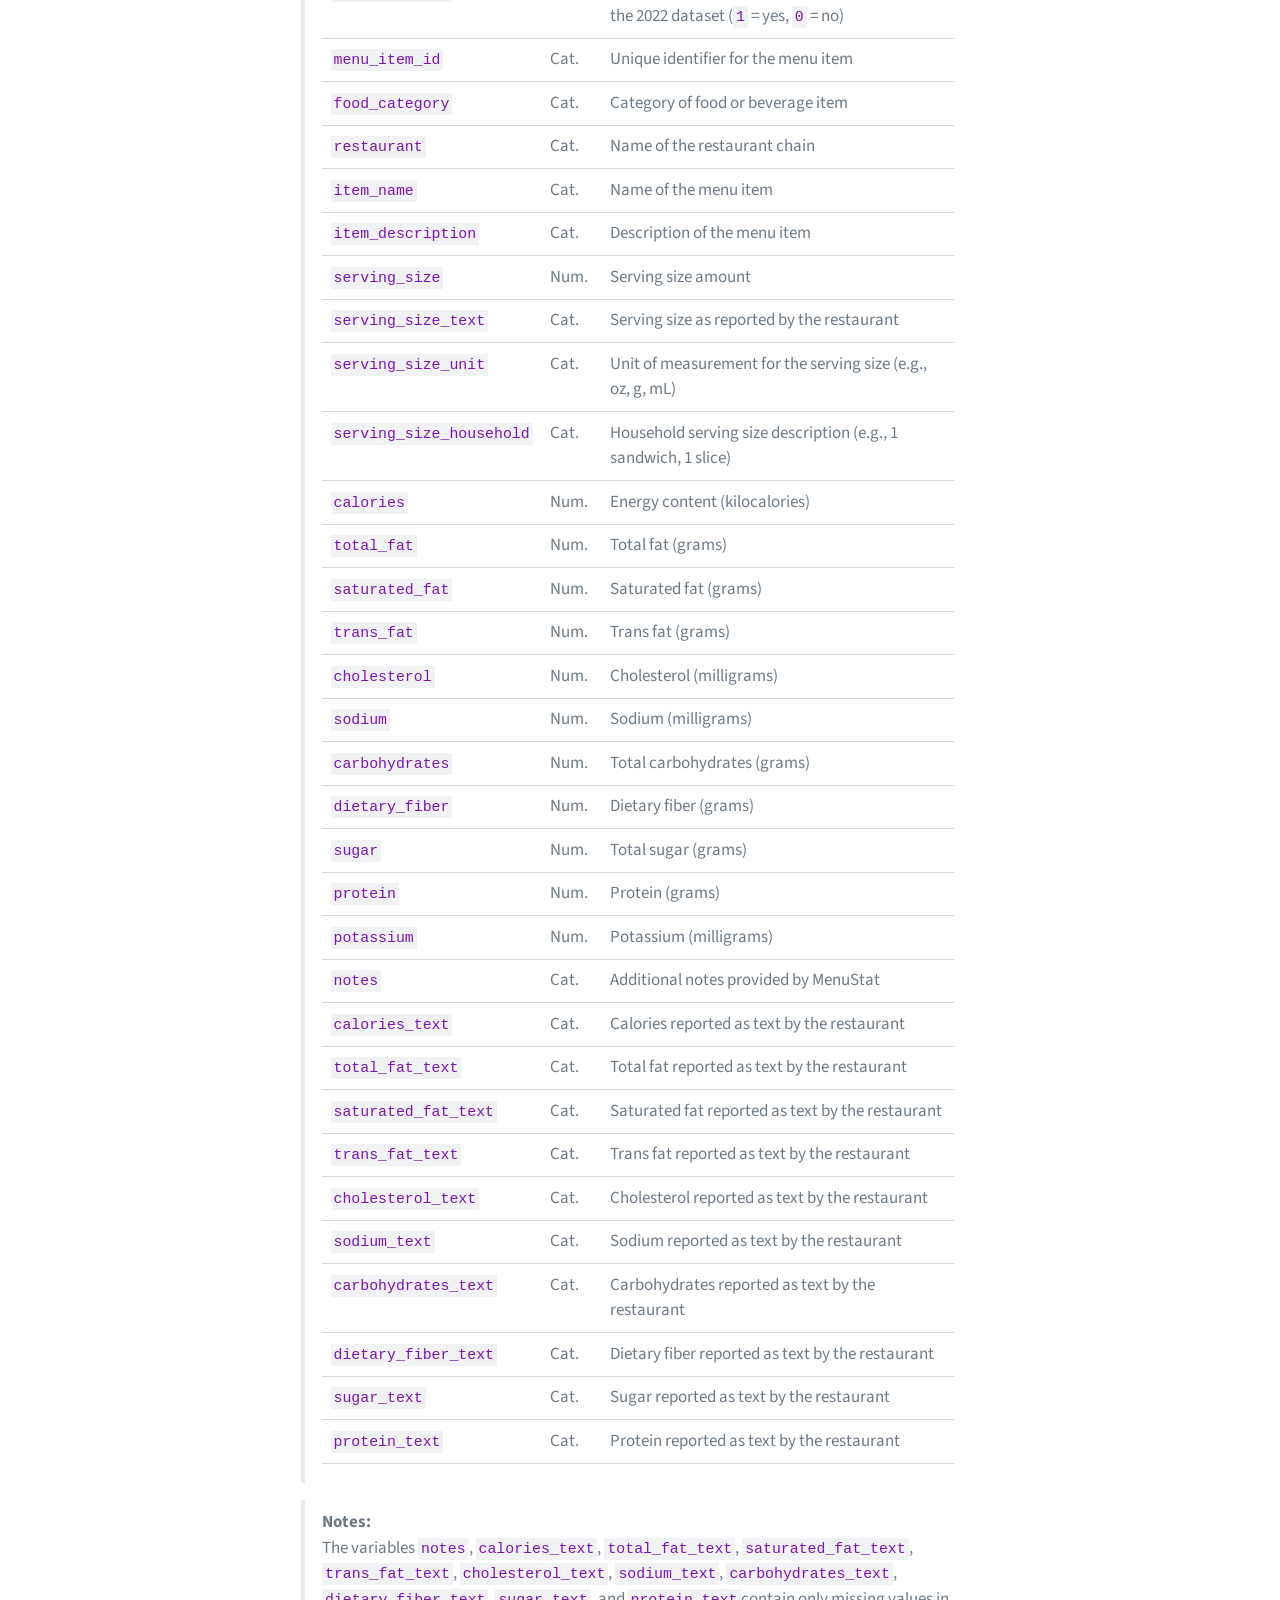
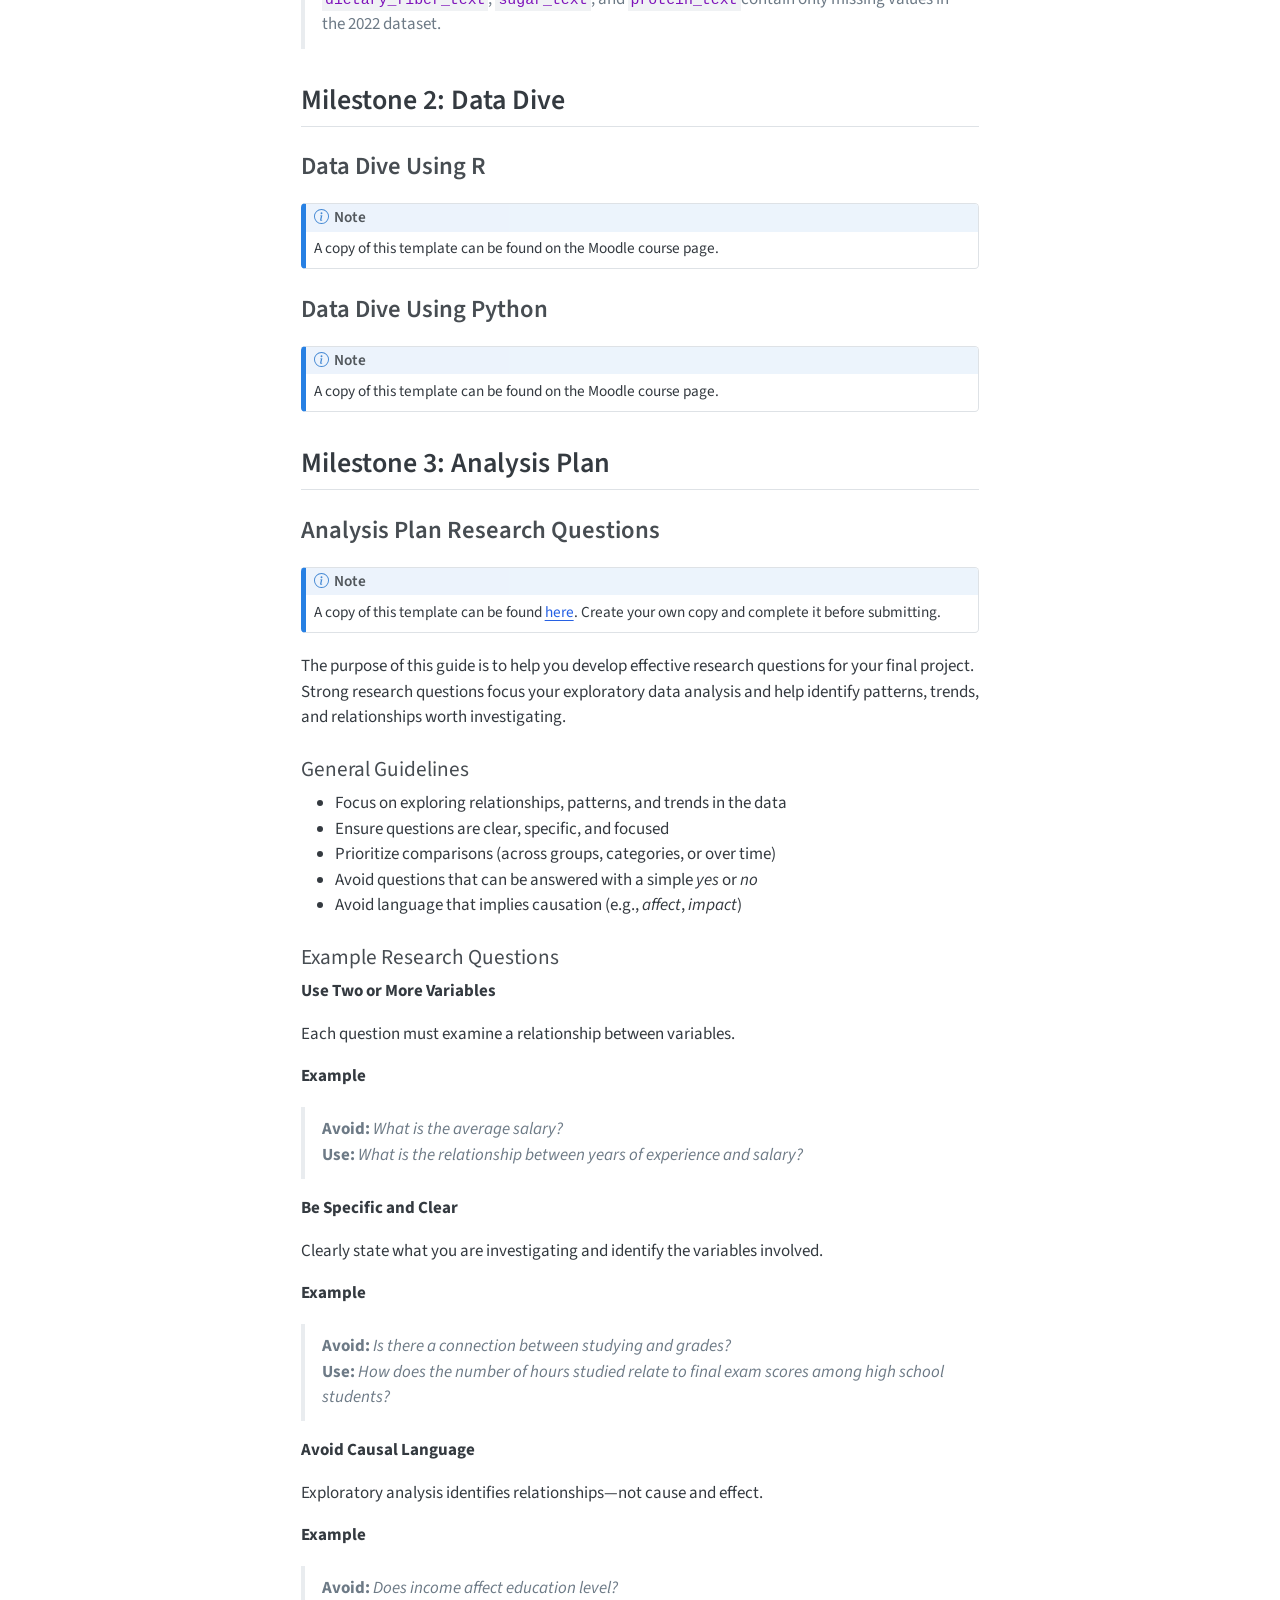
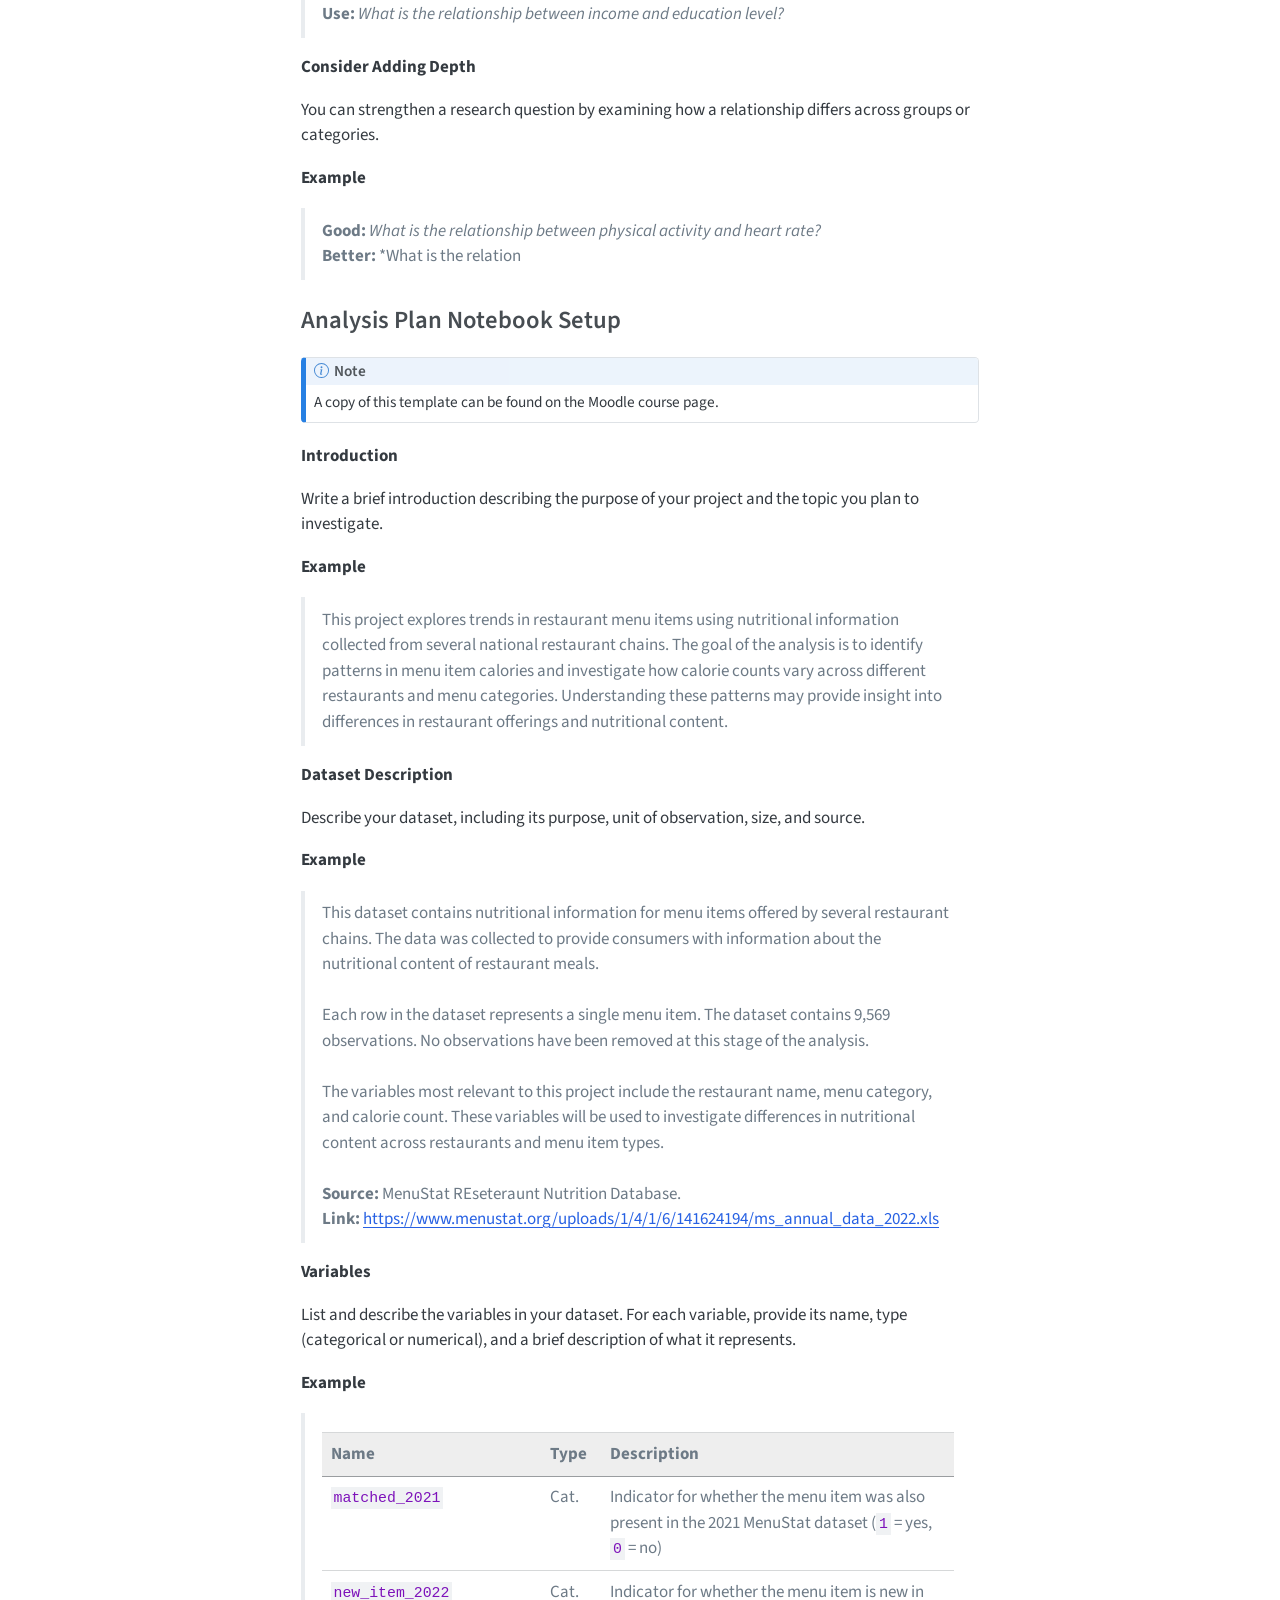
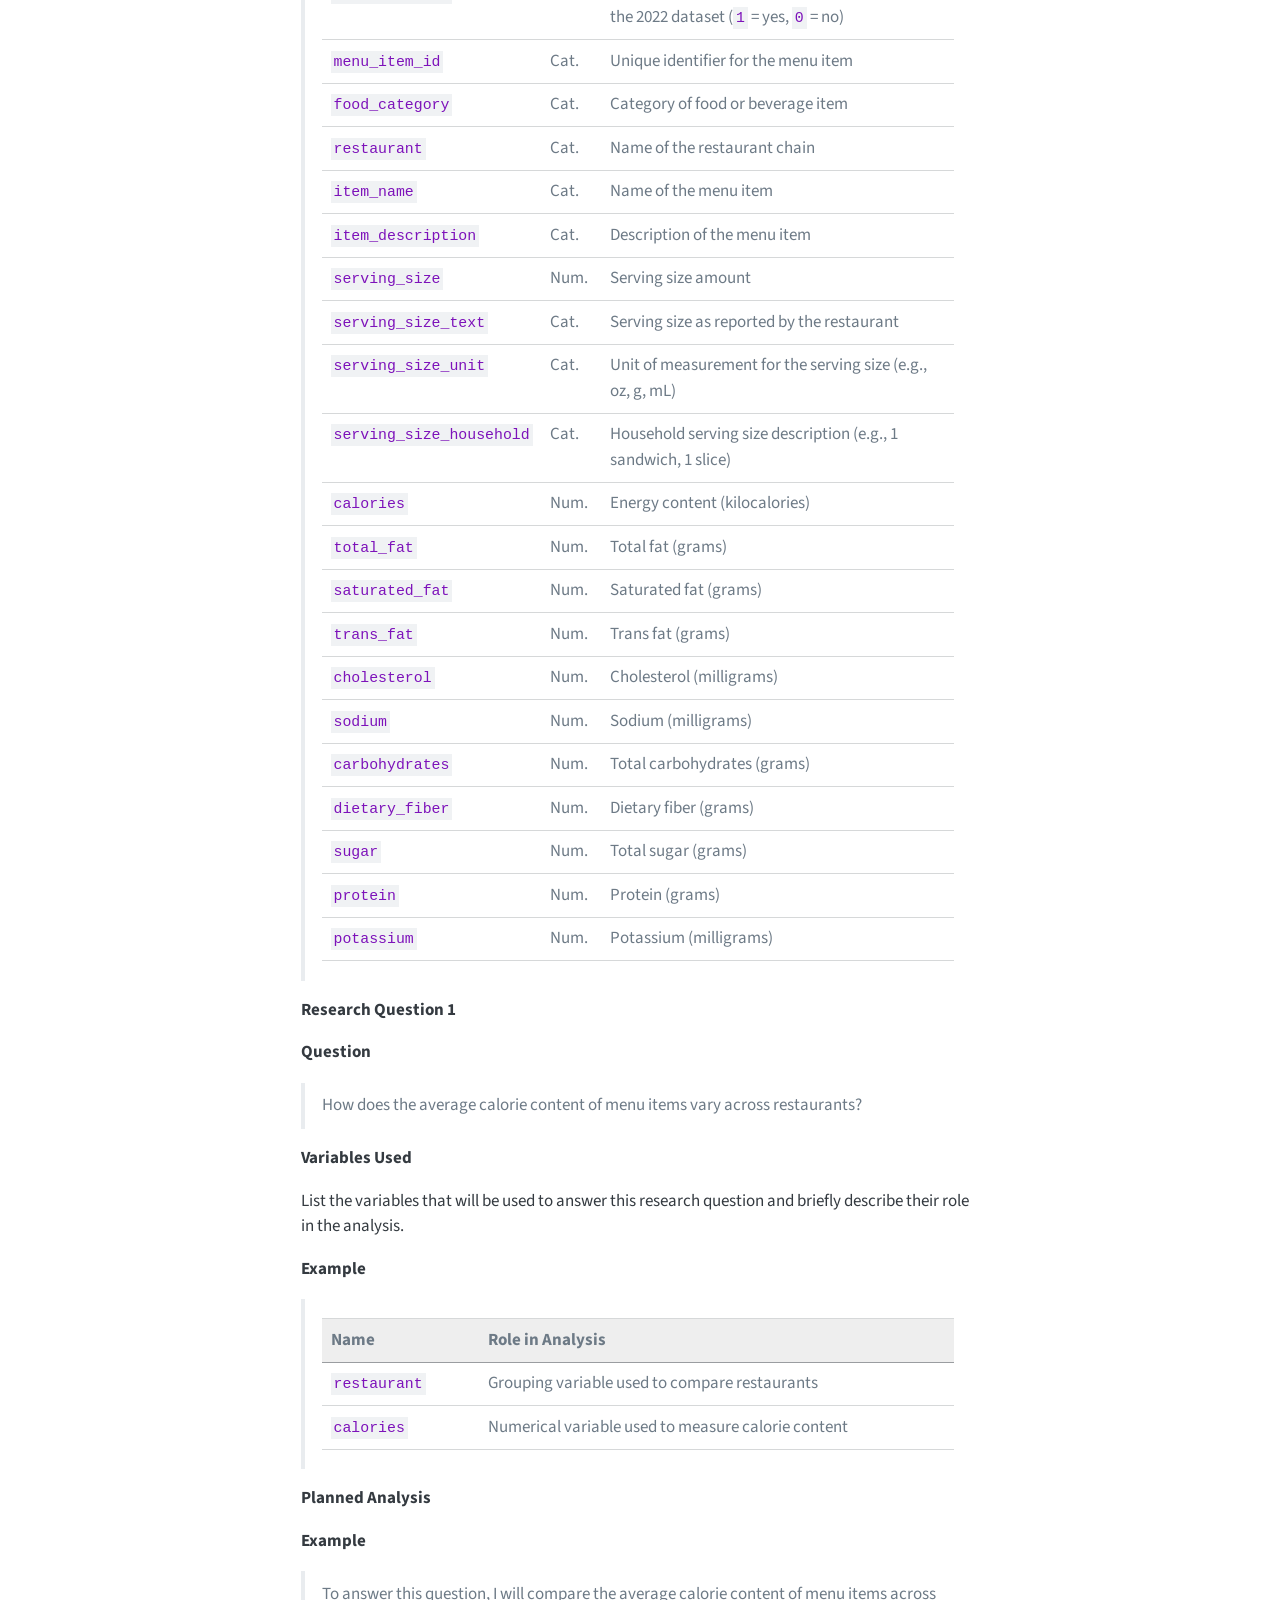
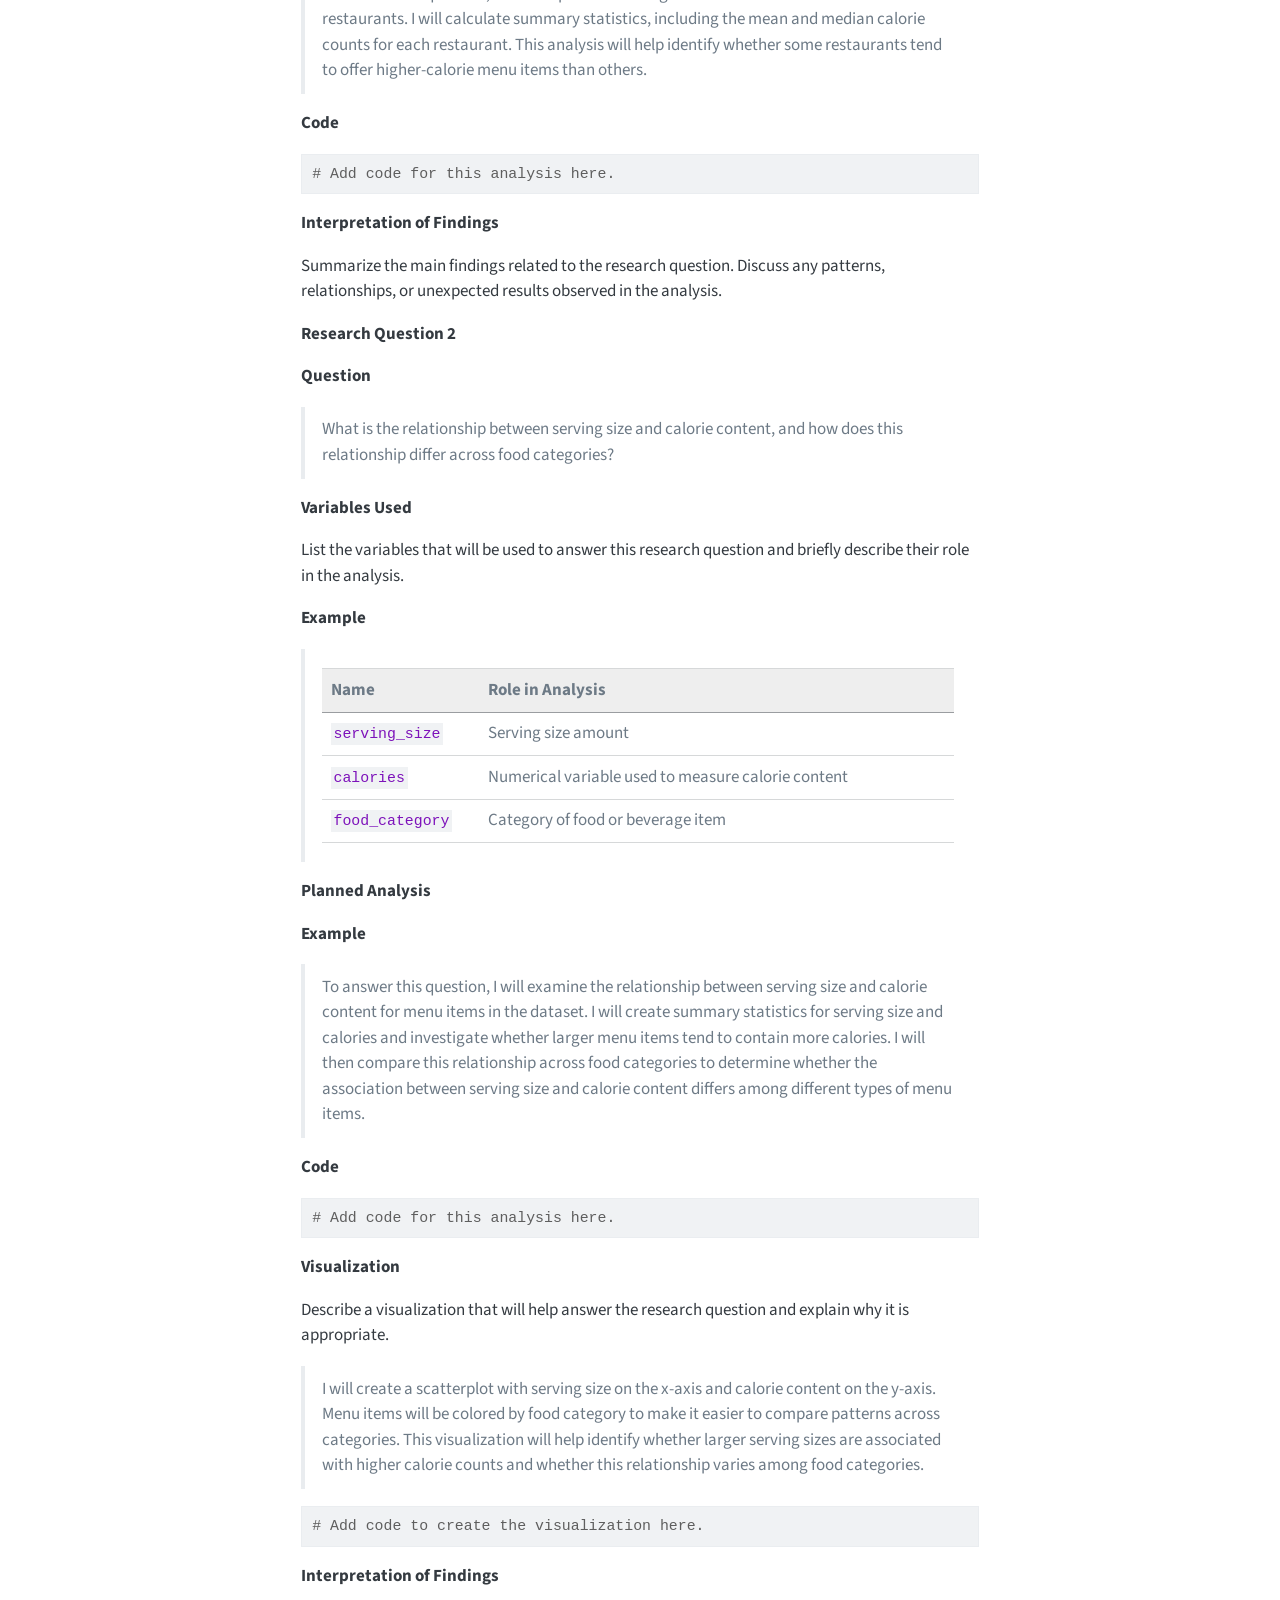
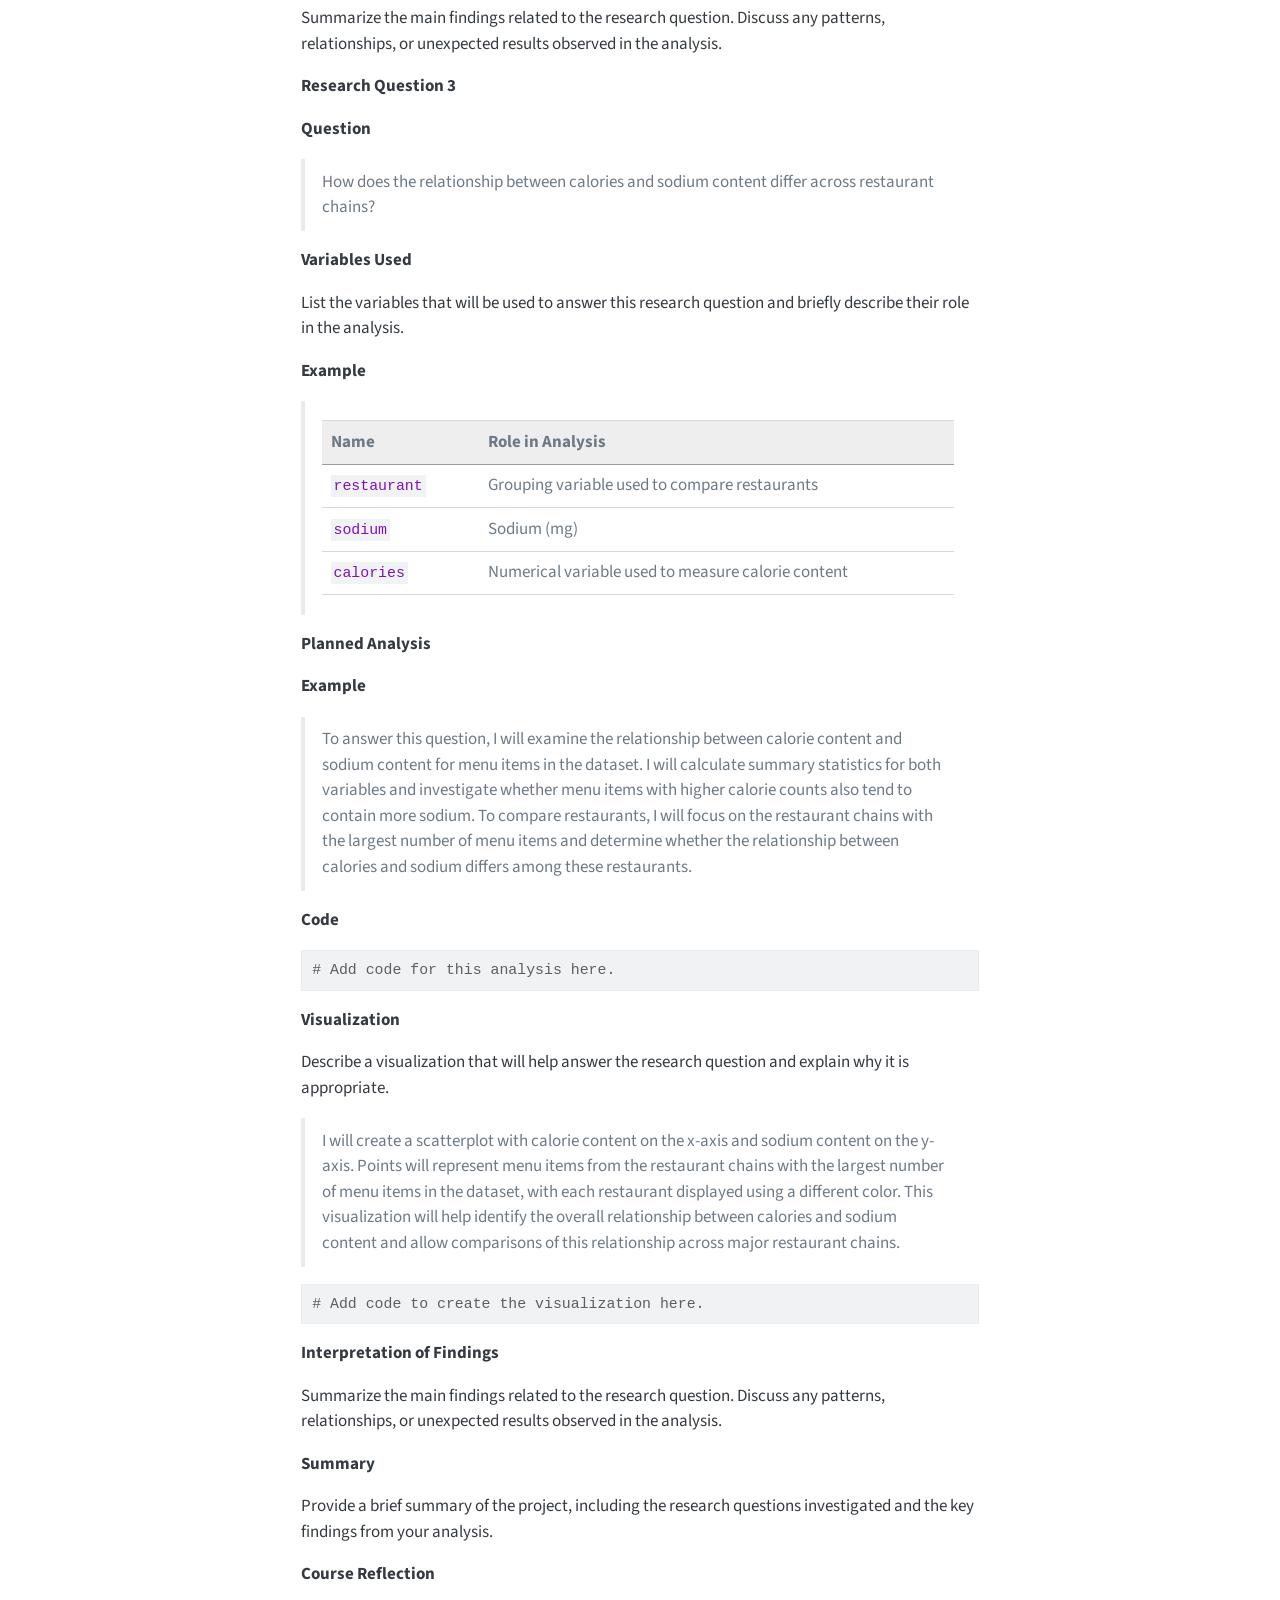
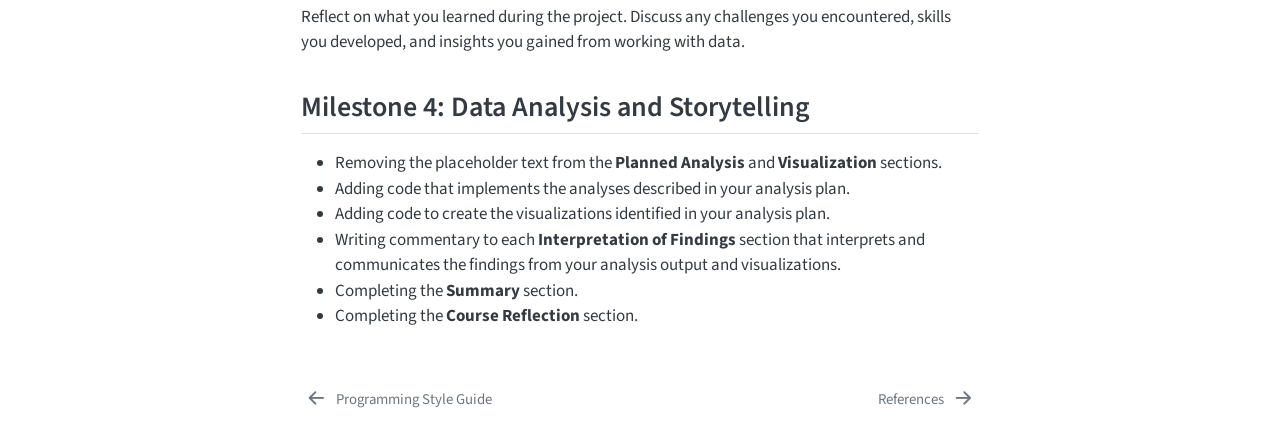
<file: docs/templates.html>
<!DOCTYPE html>
<html xmlns="http://www.w3.org/1999/xhtml" lang="en" xml:lang="en"><head>

<meta charset="utf-8">
<meta name="generator" content="quarto-1.9.38">

<meta name="viewport" content="width=device-width, initial-scale=1.0, user-scalable=yes">

<meta name="dcterms.date" content="2026-09-03">

<title>Milestone Templates – Introduction to R and Python for Data Science</title>
<style>
/* Default styles provided by pandoc.
** See https://pandoc.org/MANUAL.html#variables-for-html for config info.
*/
code{white-space: pre-wrap;}
span.smallcaps{font-variant: small-caps;}
div.columns{display: flex; gap: min(4vw, 1.5em);}
div.column{flex: auto; overflow-x: auto;}
div.hanging-indent{margin-left: 1.5em; text-indent: -1.5em;}
ul.task-list{list-style: none;}
ul.task-list li input[type="checkbox"] {
  width: 0.8em;
  margin: 0 0.8em 0.2em -1em; /* quarto-specific, see https://github.com/quarto-dev/quarto-cli/issues/4556 */ 
  vertical-align: middle;
}
/* CSS for syntax highlighting */
html { -webkit-text-size-adjust: 100%; }
pre > code.sourceCode { white-space: pre; position: relative; }
pre > code.sourceCode > span { display: inline-block; line-height: 1.25; }
pre > code.sourceCode > span:empty { height: 1.2em; }
.sourceCode { overflow: visible; }
code.sourceCode > span { color: inherit; text-decoration: inherit; }
div.sourceCode { margin: 1em 0; }
pre.sourceCode { margin: 0; }
@media screen {
div.sourceCode { overflow: auto; }
}
@media print {
pre > code.sourceCode { white-space: pre-wrap; }
pre > code.sourceCode > span { text-indent: -5em; padding-left: 5em; }
}
pre.numberSource code
  { counter-reset: source-line 0; }
pre.numberSource code > span
  { position: relative; left: -4em; counter-increment: source-line; }
pre.numberSource code > span > a:first-child::before
  { content: counter(source-line);
    position: relative; left: -1em; text-align: right; vertical-align: baseline;
    border: none; display: inline-block;
    -webkit-touch-callout: none; -webkit-user-select: none;
    -khtml-user-select: none; -moz-user-select: none;
    -ms-user-select: none; user-select: none;
    padding: 0 4px; width: 4em;
  }
pre.numberSource { margin-left: 3em;  padding-left: 4px; }
div.sourceCode
  {   }
@media screen {
pre > code.sourceCode > span > a:first-child::before { text-decoration: underline; }
}
</style>


<script src="site_libs/quarto-nav/quarto-nav.js"></script>
<script src="site_libs/quarto-nav/headroom.min.js"></script>
<script src="site_libs/clipboard/clipboard.min.js"></script>
<script src="site_libs/quarto-search/autocomplete.umd.js"></script>
<script src="site_libs/quarto-search/fuse.min.js"></script>
<script src="site_libs/quarto-search/quarto-search.js"></script>
<meta name="quarto:offset" content="./">
<link href="./references.html" rel="next">
<link href="./coding_style.html" rel="prev">
<script src="site_libs/quarto-html/quarto.js" type="module"></script>
<script src="site_libs/quarto-html/tabsets/tabsets.js" type="module"></script>
<script src="site_libs/quarto-html/popper.min.js"></script>
<script src="site_libs/quarto-html/tippy.umd.min.js"></script>
<script src="site_libs/quarto-html/anchor.min.js"></script>
<link href="site_libs/quarto-html/tippy.css" rel="stylesheet">
<link href="site_libs/quarto-html/quarto-syntax-highlighting-15634bcf2e68342d4ad2dfa704d543f6.css" rel="stylesheet" id="quarto-text-highlighting-styles">
<script src="site_libs/bootstrap/bootstrap.min.js"></script>
<link href="site_libs/bootstrap/bootstrap-icons.css" rel="stylesheet">
<link href="site_libs/bootstrap/bootstrap-5ccb035bea26c1e21f80f44cf7c27909.min.css" rel="stylesheet" append-hash="true" id="quarto-bootstrap" data-mode="light">
<script id="quarto-search-options" type="application/json">{
  "location": "sidebar",
  "copy-button": false,
  "collapse-after": 3,
  "panel-placement": "start",
  "type": "textbox",
  "limit": 50,
  "keyboard-shortcut": [
    "f",
    "/",
    "s"
  ],
  "show-item-context": false,
  "language": {
    "search-no-results-text": "No results",
    "search-matching-documents-text": "matching documents",
    "search-copy-link-title": "Copy link to search",
    "search-hide-matches-text": "Hide additional matches",
    "search-more-match-text": "more match in this document",
    "search-more-matches-text": "more matches in this document",
    "search-clear-button-title": "Clear",
    "search-text-placeholder": "",
    "search-detached-cancel-button-title": "Cancel",
    "search-submit-button-title": "Submit",
    "search-label": "Search"
  }
}</script>


<link rel="stylesheet" href="styles.css">
</head>

<body class="nav-sidebar floating quarto-light">

<div id="quarto-search-results"></div>
  <header id="quarto-header" class="headroom fixed-top">
  <nav class="quarto-secondary-nav">
    <div class="container-fluid d-flex">
      <button type="button" class="quarto-btn-toggle btn" data-bs-toggle="collapse" role="button" data-bs-target=".quarto-sidebar-collapse-item" aria-controls="quarto-sidebar" aria-expanded="false" aria-label="Toggle sidebar navigation" onclick="if (window.quartoToggleHeadroom) { window.quartoToggleHeadroom(); }">
        <i class="bi bi-layout-text-sidebar-reverse"></i>
      </button>
        <nav class="quarto-page-breadcrumbs" aria-label="breadcrumb"><ol class="breadcrumb"><li class="breadcrumb-item"><a href="./templates.html"><span class="chapter-title">Milestone Templates</span></a></li></ol></nav>
        <a class="flex-grow-1" role="navigation" data-bs-toggle="collapse" data-bs-target=".quarto-sidebar-collapse-item" aria-controls="quarto-sidebar" aria-expanded="false" aria-label="Toggle sidebar navigation" onclick="if (window.quartoToggleHeadroom) { window.quartoToggleHeadroom(); }">      
        </a>
      <button type="button" class="btn quarto-search-button" aria-label="Search" onclick="window.quartoOpenSearch();">
        <i class="bi bi-search"></i>
      </button>
    </div>
  </nav>
</header>
<!-- content -->
<div id="quarto-content" class="quarto-container page-columns page-rows-contents page-layout-article">
<!-- sidebar -->
  <nav id="quarto-sidebar" class="sidebar collapse collapse-horizontal quarto-sidebar-collapse-item sidebar-navigation floating overflow-auto">
    <div class="pt-lg-2 mt-2 text-left sidebar-header">
    <div class="sidebar-title mb-0 py-0">
      <a href="./">Introduction to R and Python for Data Science</a> 
    </div>
      </div>
        <div class="mt-2 flex-shrink-0 align-items-center">
        <div class="sidebar-search">
        <div id="quarto-search" class="" title="Search"></div>
        </div>
        </div>
    <div class="sidebar-menu-container"> 
    <ul class="list-unstyled mt-1">
        <li class="sidebar-item">
  <div class="sidebar-item-container"> 
  <a href="./index.html" class="sidebar-item-text sidebar-link"><span class="chapter-title">Preface</span></a>
  </div>
</li>
        <li class="sidebar-item">
  <div class="sidebar-item-container"> 
  <a href="./intro.html" class="sidebar-item-text sidebar-link"><span class="chapter-title">Introduction</span></a>
  </div>
</li>
        <li class="sidebar-item">
  <div class="sidebar-item-container"> 
  <a href="./rproj.html" class="sidebar-item-text sidebar-link"><span class="chapter-title">R Project Folder</span></a>
  </div>
</li>
        <li class="sidebar-item">
  <div class="sidebar-item-container"> 
  <a href="./knitting.html" class="sidebar-item-text sidebar-link"><span class="chapter-title">Knitting to PDF</span></a>
  </div>
</li>
        <li class="sidebar-item">
  <div class="sidebar-item-container"> 
  <a href="./tags.html" class="sidebar-item-text sidebar-link"><span class="chapter-title">Tag System Overview</span></a>
  </div>
</li>
        <li class="sidebar-item">
  <div class="sidebar-item-container"> 
  <a href="./moodle.html" class="sidebar-item-text sidebar-link"><span class="chapter-title">Activity Assignments</span></a>
  </div>
</li>
        <li class="sidebar-item">
  <div class="sidebar-item-container"> 
  <a href="./programming.html" class="sidebar-item-text sidebar-link"><span class="chapter-title">Programming Assignments</span></a>
  </div>
</li>
        <li class="sidebar-item">
  <div class="sidebar-item-container"> 
  <a href="./milestones.html" class="sidebar-item-text sidebar-link"><span class="chapter-title">Final Project Milestones</span></a>
  </div>
</li>
        <li class="sidebar-item">
  <div class="sidebar-item-container"> 
  <a href="./coding_style.html" class="sidebar-item-text sidebar-link"><span class="chapter-title">Programming Style Guide</span></a>
  </div>
</li>
        <li class="sidebar-item">
  <div class="sidebar-item-container"> 
  <a href="./templates.html" class="sidebar-item-text sidebar-link active"><span class="chapter-title">Milestone Templates</span></a>
  </div>
</li>
        <li class="sidebar-item">
  <div class="sidebar-item-container"> 
  <a href="./references.html" class="sidebar-item-text sidebar-link"><span class="chapter-title">References</span></a>
  </div>
</li>
    </ul>
    </div>
</nav>
<div id="quarto-sidebar-glass" class="quarto-sidebar-collapse-item" data-bs-toggle="collapse" data-bs-target=".quarto-sidebar-collapse-item"></div>
<!-- margin-sidebar -->
    <div id="quarto-margin-sidebar" class="sidebar margin-sidebar">
        <nav id="TOC" role="doc-toc" class="toc-active">
    <h2 id="toc-title">Table of contents</h2>
   
  <ul>
  <li><a href="#milestone-1-finding-a-dataset" id="toc-milestone-1-finding-a-dataset" class="nav-link active" data-scroll-target="#milestone-1-finding-a-dataset">Milestone 1: Finding a Dataset</a>
  <ul>
  <li><a href="#dataset-approval-request-template" id="toc-dataset-approval-request-template" class="nav-link" data-scroll-target="#dataset-approval-request-template">Dataset Approval Request Template</a></li>
  <li><a href="#datasheet-template" id="toc-datasheet-template" class="nav-link" data-scroll-target="#datasheet-template">Datasheet Template</a></li>
  </ul></li>
  <li><a href="#milestone-2-data-dive" id="toc-milestone-2-data-dive" class="nav-link" data-scroll-target="#milestone-2-data-dive">Milestone 2: Data Dive</a>
  <ul>
  <li><a href="#data-dive-using-r" id="toc-data-dive-using-r" class="nav-link" data-scroll-target="#data-dive-using-r">Data Dive Using R</a></li>
  <li><a href="#data-dive-using-python" id="toc-data-dive-using-python" class="nav-link" data-scroll-target="#data-dive-using-python">Data Dive Using Python</a></li>
  </ul></li>
  <li><a href="#milestone-3-analysis-plan" id="toc-milestone-3-analysis-plan" class="nav-link" data-scroll-target="#milestone-3-analysis-plan">Milestone 3: Analysis Plan</a>
  <ul>
  <li><a href="#analysis-plan-research-questions" id="toc-analysis-plan-research-questions" class="nav-link" data-scroll-target="#analysis-plan-research-questions">Analysis Plan Research Questions</a>
  <ul>
  <li><a href="#general-guidelines" id="toc-general-guidelines" class="nav-link" data-scroll-target="#general-guidelines">General Guidelines</a></li>
  <li><a href="#example-research-questions" id="toc-example-research-questions" class="nav-link" data-scroll-target="#example-research-questions">Example Research Questions</a></li>
  </ul></li>
  <li><a href="#analysis-plan-notebook-setup" id="toc-analysis-plan-notebook-setup" class="nav-link" data-scroll-target="#analysis-plan-notebook-setup">Analysis Plan Notebook Setup</a></li>
  </ul></li>
  <li><a href="#milestone-4-data-analysis-and-storytelling" id="toc-milestone-4-data-analysis-and-storytelling" class="nav-link" data-scroll-target="#milestone-4-data-analysis-and-storytelling">Milestone 4: Data Analysis and Storytelling</a></li>
  </ul>
</nav>
    </div>
<!-- main -->
<main class="content" id="quarto-document-content">

<header id="title-block-header" class="quarto-title-block default">
<div class="quarto-title">
<h1 class="title"><span class="chapter-title">Milestone Templates</span></h1>
</div>



<div class="quarto-title-meta">

    
    <div>
    <div class="quarto-title-meta-heading">Published</div>
    <div class="quarto-title-meta-contents">
      <p class="date">September 3, 2026</p>
    </div>
  </div>
  
    
  </div>
  


</header>


<section id="milestone-1-finding-a-dataset" class="level2">
<h2 class="anchored" data-anchor-id="milestone-1-finding-a-dataset">Milestone 1: Finding a Dataset</h2>
<section id="dataset-approval-request-template" class="level3">
<h3 class="anchored" data-anchor-id="dataset-approval-request-template">Dataset Approval Request Template</h3>
<div class="callout callout-style-default callout-note callout-titled">
<div class="callout-header d-flex align-content-center">
<div class="callout-icon-container">
<i class="callout-icon"></i>
</div>
<div class="callout-title-container flex-fill">
Note
</div>
</div>
<div class="callout-body-container callout-body">
<p>A copy of this template can be found <a href="https://docs.google.com/document/d/1Az9RWUKFe68S-jbBoNqpfjAKR_EuacyUT3PnAFMc6sI/edit?tab=t.0" target="_blank">here</a>. Create your own copy and complete it before submitting.</p>
</div>
</div>
<p><strong>Name:</strong></p>
<p><strong>Section:</strong></p>
<p><strong>Course:</strong> Introduction to R and Python for Data Science</p>
<p><strong>Date:</strong></p>
<p><strong>Dataset Description</strong></p>
<p>Provide a brief description of the dataset.</p>
<p><strong>Example</strong></p>
<blockquote class="blockquote">
<p>MenuStat is a free nutrition database of foods and beverages served by the nation’s top grossing chain restaurants.</p>
</blockquote>
<p><strong>Dataset Name:</strong> The name of the CSV file.</p>
<p><strong>Example</strong></p>
<blockquote class="blockquote">
<p><code>ms_annual_data_2022.xls</code></p>
</blockquote>
<p><strong>Link:</strong> Provide a direct link to the website where the dataset can be accessed or downloaded. The link should work without requiring a personal login whenever possible.</p>
<p><strong>Example</strong></p>
<blockquote class="blockquote">
<p><a href="https://www.menustat.org/data.html" class="uri">https://www.menustat.org/data.html</a></p>
</blockquote>
<p><strong>Dataset Dimensions</strong></p>
<p>Number of observations (rows):</p>
<p>Number of variables (columns):</p>
<p><strong>Example</strong></p>
<blockquote class="blockquote">
<p>Number of observations (rows): 23,239 <br> Number of variables (columns): 33</p>
</blockquote>
<p><strong>Unit of Observation</strong></p>
<p>Describe what each row in the dataset represents.</p>
<p><strong>Example</strong></p>
<blockquote class="blockquote">
<p>Each row represents a single menu item offered by a restaurant.</p>
</blockquote>
<p><strong>Numerical Variable Names and Descriptions</strong></p>
<blockquote class="blockquote">
<div class="custom-table">
<table class="caption-top table">
<colgroup>
<col style="width: 20%">
<col style="width: 80%">
</colgroup>
<thead>
<tr class="header">
<th>Name</th>
<th>Description</th>
</tr>
</thead>
<tbody>
<tr class="odd">
<td><code>matched_2021</code></td>
<td>Indicator for whether the menu item was also present in the 2021 dataset</td>
</tr>
<tr class="even">
<td><code>new_item_2022</code></td>
<td>Indicator for whether the menu item is new in the 2022 dataset</td>
</tr>
<tr class="odd">
<td><code>serving_size</code></td>
<td>Serving size amount</td>
</tr>
<tr class="even">
<td><code>calories</code></td>
<td>Energy content (kcal)</td>
</tr>
<tr class="odd">
<td><code>total_fat</code></td>
<td>Total fat (g)</td>
</tr>
<tr class="even">
<td><code>saturated_fat</code></td>
<td>Saturated fat (g)</td>
</tr>
<tr class="odd">
<td><code>trans_fat</code></td>
<td>Trans fat (g)</td>
</tr>
<tr class="even">
<td><code>cholesterol</code></td>
<td>Cholesterol (mg)</td>
</tr>
<tr class="odd">
<td><code>sodium</code></td>
<td>Sodium (mg)</td>
</tr>
<tr class="even">
<td><code>carbohydrates</code></td>
<td>Total carbohydrates (g)</td>
</tr>
<tr class="odd">
<td><code>dietary_fiber</code></td>
<td>Dietary fiber (g)</td>
</tr>
<tr class="even">
<td><code>sugar</code></td>
<td>Total sugar (g)</td>
</tr>
<tr class="odd">
<td><code>protein</code></td>
<td>Protein (g)</td>
</tr>
<tr class="even">
<td><code>potassium</code></td>
<td>Potassium (mg)</td>
</tr>
</tbody>
</table>
</div>
</blockquote>
<p><strong>Categorical Variable Names and Descriptions</strong></p>
<blockquote class="blockquote">
<div class="custom-table">
<table class="caption-top table">
<colgroup>
<col style="width: 20%">
<col style="width: 80%">
</colgroup>
<thead>
<tr class="header">
<th>Name.</th>
<th>Description</th>
</tr>
</thead>
<tbody>
<tr class="odd">
<td><code>menu_item_id</code></td>
<td>Unique identifier for the menu item</td>
</tr>
<tr class="even">
<td><code>food_category</code></td>
<td>Category of food or beverage item</td>
</tr>
<tr class="odd">
<td><code>restaurant</code></td>
<td>Name of the restaurant chain</td>
</tr>
<tr class="even">
<td><code>item_name</code></td>
<td>Name of the menu item</td>
</tr>
<tr class="odd">
<td><code>item_description</code></td>
<td>Description of the menu item</td>
</tr>
<tr class="even">
<td><code>serving_size_text</code></td>
<td>Serving size as reported by the restaurant</td>
</tr>
<tr class="odd">
<td><code>serving_size_unit</code></td>
<td>Unit of measurement for the serving size</td>
</tr>
<tr class="even">
<td><code>serving_size_household</code></td>
<td>Household serving size description</td>
</tr>
</tbody>
</table>
</div>
</blockquote>
<p><strong>Potential Research Questions and Descriptions</strong></p>
<p>List 2–3 research questions that could be investigated using this dataset.</p>
<ol type="1">
<li></li>
<li></li>
<li></li>
</ol>
<p><strong>Example</strong></p>
<blockquote class="blockquote">
<ol type="1">
<li>How do calorie counts vary across different food categories? <br></li>
<li>What is the relationship between serving size and calorie content? <br></li>
<li>Which restaurant chains offer menu items with the highest average calorie content?</li>
</ol>
</blockquote>
<p><strong>Justification</strong></p>
<p>Explain why you are interested in this dataset and why it is appropriate for the project.</p>
</section>
<section id="datasheet-template" class="level3">
<h3 class="anchored" data-anchor-id="datasheet-template">Datasheet Template</h3>
<div class="callout callout-style-default callout-note callout-titled">
<div class="callout-header d-flex align-content-center">
<div class="callout-icon-container">
<i class="callout-icon"></i>
</div>
<div class="callout-title-container flex-fill">
Note
</div>
</div>
<div class="callout-body-container callout-body">
<p>A copy of this template can be found <a href="https://docs.google.com/document/d/1-R2ZNy_uzcWJyzzptzo_EefJbUd91Cr3PECABm1RNVc/edit?tab=t.0" target="_blank">here</a>. Create your own copy and complete it before submitting.</p>
</div>
</div>
<p><strong>Name</strong></p>
<p>The name of the CSV file</p>
<p><strong>Example</strong></p>
<blockquote class="blockquote">
<p><code>ms_annual_data_2022.csv</code></p>
</blockquote>
<p><strong>Description</strong></p>
<p><strong>Instructions:</strong> Write a brief description of your dataset (3-5 sentences). Your description should:</p>
<ul>
<li>Explain what the dataset is about<br>
</li>
<li>Identify the data source<br>
</li>
<li>Summarize the types of information included<br>
</li>
<li>Clearly state the unit of observation (what one row represents)</li>
</ul>
<p><strong>Example</strong></p>
<blockquote class="blockquote">
<p>MenuStat is a nutrition database containing menu items from large U.S. chain restaurants. The data are collected from nutrition information published on restaurant websites and are maintained by the Harvard Pilgrim Health Care Institute. The dataset includes information about menu items, restaurant names, food categories, serving sizes, and nutritional measures such as calories, fat, sodium, carbohydrates, and protein. Each row represents a single menu item offered by a restaurant.</p>
</blockquote>
<p><strong>Source</strong></p>
<p><strong>Instructions:</strong> Provide the name of the source and a direct link to the webpage or repository where the dataset was obtained. The link should allow someone else to locate the same dataset.</p>
<p><strong>Example</strong></p>
<blockquote class="blockquote">
<p><strong>Source:</strong> The Harvard Pilgrim Health Care Institute <br> <strong>Link:</strong> <a href="https://www.menustat.org/data.html" class="uri">https://www.menustat.org/data.html</a></p>
</blockquote>
<p><strong>Variables</strong></p>
<p><strong>Instructions:</strong> Complete the variables table for your dataset. Each row in the table should describe one variable (column) in the dataset.</p>
<p>For each variable, provide the following:</p>
<ul>
<li><p><strong>Variable name:</strong> The exact column name as it appears in the dataset.</p></li>
<li><p><strong>Description:</strong> A brief explanation of what the variable represents.</p></li>
<li><p><strong>Type:</strong> Indicate whether the variable is Cat. (categorical) or Num. (numerical).</p></li>
<li><p><strong>Units:</strong> The units of measurement for the variable (e.g., students, dollars, years). If the variable is categorical, write N/A.</p></li>
</ul>
<p><strong>Example</strong></p>
<blockquote class="blockquote">
<div class="custom-table">
<table class="caption-top table">
<colgroup>
<col style="width: 15%">
<col style="width: 10%">
<col style="width: 75%">
</colgroup>
<thead>
<tr class="header">
<th>Name</th>
<th>Type</th>
<th>Description</th>
</tr>
</thead>
<tbody>
<tr class="odd">
<td><code>matched_2021</code></td>
<td>Cat.</td>
<td>Indicator for whether the menu item was also present in the 2021 MenuStat dataset (<code>1</code> = yes, <code>0</code> = no)</td>
</tr>
<tr class="even">
<td><code>new_item_2022</code></td>
<td>Cat.</td>
<td>Indicator for whether the menu item is new in the 2022 dataset (<code>1</code> = yes, <code>0</code> = no)</td>
</tr>
<tr class="odd">
<td><code>menu_item_id</code></td>
<td>Cat.</td>
<td>Unique identifier for the menu item</td>
</tr>
<tr class="even">
<td><code>food_category</code></td>
<td>Cat.</td>
<td>Category of food or beverage item</td>
</tr>
<tr class="odd">
<td><code>restaurant</code></td>
<td>Cat.</td>
<td>Name of the restaurant chain</td>
</tr>
<tr class="even">
<td><code>item_name</code></td>
<td>Cat.</td>
<td>Name of the menu item</td>
</tr>
<tr class="odd">
<td><code>item_description</code></td>
<td>Cat.</td>
<td>Description of the menu item</td>
</tr>
<tr class="even">
<td><code>serving_size</code></td>
<td>Num.</td>
<td>Serving size amount</td>
</tr>
<tr class="odd">
<td><code>serving_size_text</code></td>
<td>Cat.</td>
<td>Serving size as reported by the restaurant</td>
</tr>
<tr class="even">
<td><code>serving_size_unit</code></td>
<td>Cat.</td>
<td>Unit of measurement for the serving size (e.g., oz, g, mL)</td>
</tr>
<tr class="odd">
<td><code>serving_size_household</code></td>
<td>Cat.</td>
<td>Household serving size description (e.g., 1 sandwich, 1 slice)</td>
</tr>
<tr class="even">
<td><code>calories</code></td>
<td>Num.</td>
<td>Energy content (kilocalories)</td>
</tr>
<tr class="odd">
<td><code>total_fat</code></td>
<td>Num.</td>
<td>Total fat (grams)</td>
</tr>
<tr class="even">
<td><code>saturated_fat</code></td>
<td>Num.</td>
<td>Saturated fat (grams)</td>
</tr>
<tr class="odd">
<td><code>trans_fat</code></td>
<td>Num.</td>
<td>Trans fat (grams)</td>
</tr>
<tr class="even">
<td><code>cholesterol</code></td>
<td>Num.</td>
<td>Cholesterol (milligrams)</td>
</tr>
<tr class="odd">
<td><code>sodium</code></td>
<td>Num.</td>
<td>Sodium (milligrams)</td>
</tr>
<tr class="even">
<td><code>carbohydrates</code></td>
<td>Num.</td>
<td>Total carbohydrates (grams)</td>
</tr>
<tr class="odd">
<td><code>dietary_fiber</code></td>
<td>Num.</td>
<td>Dietary fiber (grams)</td>
</tr>
<tr class="even">
<td><code>sugar</code></td>
<td>Num.</td>
<td>Total sugar (grams)</td>
</tr>
<tr class="odd">
<td><code>protein</code></td>
<td>Num.</td>
<td>Protein (grams)</td>
</tr>
<tr class="even">
<td><code>potassium</code></td>
<td>Num.</td>
<td>Potassium (milligrams)</td>
</tr>
<tr class="odd">
<td><code>notes</code></td>
<td>Cat.</td>
<td>Additional notes provided by MenuStat</td>
</tr>
<tr class="even">
<td><code>calories_text</code></td>
<td>Cat.</td>
<td>Calories reported as text by the restaurant</td>
</tr>
<tr class="odd">
<td><code>total_fat_text</code></td>
<td>Cat.</td>
<td>Total fat reported as text by the restaurant</td>
</tr>
<tr class="even">
<td><code>saturated_fat_text</code></td>
<td>Cat.</td>
<td>Saturated fat reported as text by the restaurant</td>
</tr>
<tr class="odd">
<td><code>trans_fat_text</code></td>
<td>Cat.</td>
<td>Trans fat reported as text by the restaurant</td>
</tr>
<tr class="even">
<td><code>cholesterol_text</code></td>
<td>Cat.</td>
<td>Cholesterol reported as text by the restaurant</td>
</tr>
<tr class="odd">
<td><code>sodium_text</code></td>
<td>Cat.</td>
<td>Sodium reported as text by the restaurant</td>
</tr>
<tr class="even">
<td><code>carbohydrates_text</code></td>
<td>Cat.</td>
<td>Carbohydrates reported as text by the restaurant</td>
</tr>
<tr class="odd">
<td><code>dietary_fiber_text</code></td>
<td>Cat.</td>
<td>Dietary fiber reported as text by the restaurant</td>
</tr>
<tr class="even">
<td><code>sugar_text</code></td>
<td>Cat.</td>
<td>Sugar reported as text by the restaurant</td>
</tr>
<tr class="odd">
<td><code>protein_text</code></td>
<td>Cat.</td>
<td>Protein reported as text by the restaurant</td>
</tr>
</tbody>
</table>
</div>
</blockquote>
<blockquote class="blockquote">
<p><strong>Notes:</strong><br>The variables <code>notes</code>, <code>calories_text</code>, <code>total_fat_text</code>, <code>saturated_fat_text</code>, <code>trans_fat_text</code>, <code>cholesterol_text</code>, <code>sodium_text</code>, <code>carbohydrates_text</code>, <code>dietary_fiber_text</code>, <code>sugar_text</code>, and <code>protein_text</code>contain only missing values in the 2022 dataset.</p>
</blockquote>
</section>
</section>
<section id="milestone-2-data-dive" class="level2">
<h2 class="anchored" data-anchor-id="milestone-2-data-dive">Milestone 2: Data Dive</h2>
<section id="data-dive-using-r" class="level3">
<h3 class="anchored" data-anchor-id="data-dive-using-r">Data Dive Using R</h3>
<div class="callout callout-style-default callout-note callout-titled">
<div class="callout-header d-flex align-content-center">
<div class="callout-icon-container">
<i class="callout-icon"></i>
</div>
<div class="callout-title-container flex-fill">
Note
</div>
</div>
<div class="callout-body-container callout-body">
<p>A copy of this template can be found on the Moodle course page.</p>
</div>
</div>
</section>
<section id="data-dive-using-python" class="level3">
<h3 class="anchored" data-anchor-id="data-dive-using-python">Data Dive Using Python</h3>
<div class="callout callout-style-default callout-note callout-titled">
<div class="callout-header d-flex align-content-center">
<div class="callout-icon-container">
<i class="callout-icon"></i>
</div>
<div class="callout-title-container flex-fill">
Note
</div>
</div>
<div class="callout-body-container callout-body">
<p>A copy of this template can be found on the Moodle course page.</p>
</div>
</div>
</section>
</section>
<section id="milestone-3-analysis-plan" class="level2">
<h2 class="anchored" data-anchor-id="milestone-3-analysis-plan">Milestone 3: Analysis Plan</h2>
<section id="analysis-plan-research-questions" class="level3">
<h3 class="anchored" data-anchor-id="analysis-plan-research-questions">Analysis Plan Research Questions</h3>
<div class="callout callout-style-default callout-note callout-titled">
<div class="callout-header d-flex align-content-center">
<div class="callout-icon-container">
<i class="callout-icon"></i>
</div>
<div class="callout-title-container flex-fill">
Note
</div>
</div>
<div class="callout-body-container callout-body">
<p>A copy of this template can be found <a href="https://docs.google.com/document/d/1_XkRnikE2ncdhj0SwDs9jkEfPop4HEbkByOTX_UVeYY/edit?tab=t.0" target="_blank">here</a>. Create your own copy and complete it before submitting.</p>
</div>
</div>
<p>The purpose of this guide is to help you develop effective research questions for your final project. Strong research questions focus your exploratory data analysis and help identify patterns, trends, and relationships worth investigating.</p>
<section id="general-guidelines" class="level4">
<h4 class="anchored" data-anchor-id="general-guidelines">General Guidelines</h4>
<ul>
<li>Focus on exploring relationships, patterns, and trends in the data<br>
</li>
<li>Ensure questions are clear, specific, and focused<br>
</li>
<li>Prioritize comparisons (across groups, categories, or over time)</li>
<li>Avoid questions that can be answered with a simple <em>yes</em> or <em>no</em></li>
<li>Avoid language that implies causation (e.g., <em>affect</em>, <em>impact</em>)</li>
</ul>
</section>
<section id="example-research-questions" class="level4">
<h4 class="anchored" data-anchor-id="example-research-questions">Example Research Questions</h4>
<p><strong>Use Two or More Variables</strong></p>
<p>Each question must examine a relationship between variables.</p>
<p><strong>Example</strong></p>
<blockquote class="blockquote">
<p><strong>Avoid:</strong> <em>What is the average salary?</em> <br> <strong>Use:</strong> <em>What is the relationship between years of experience and salary?</em></p>
</blockquote>
<p><strong>Be Specific and Clear</strong></p>
<p>Clearly state what you are investigating and identify the variables involved.</p>
<p><strong>Example</strong></p>
<blockquote class="blockquote">
<p><strong>Avoid:</strong> <em>Is there a connection between studying and grades?</em> <br> <strong>Use:</strong> <em>How does the number of hours studied relate to final exam scores among high school students?</em></p>
</blockquote>
<p><strong>Avoid Causal Language</strong></p>
<p>Exploratory analysis identifies relationships—not cause and effect.</p>
<p><strong>Example</strong></p>
<blockquote class="blockquote">
<p><strong>Avoid:</strong> <em>Does income affect education level?</em> <br> <strong>Use:</strong> <em>What is the relationship between income and education level?</em></p>
</blockquote>
<p><strong>Consider Adding Depth</strong></p>
<p>You can strengthen a research question by examining how a relationship differs across groups or categories.</p>
<p><strong>Example</strong></p>
<blockquote class="blockquote">
<p><strong>Good:</strong> <em>What is the relationship between physical activity and heart rate?</em> <br> <strong>Better:</strong> *What is the relation</p>
</blockquote>
</section>
</section>
<section id="analysis-plan-notebook-setup" class="level3">
<h3 class="anchored" data-anchor-id="analysis-plan-notebook-setup">Analysis Plan Notebook Setup</h3>
<div class="callout callout-style-default callout-note callout-titled">
<div class="callout-header d-flex align-content-center">
<div class="callout-icon-container">
<i class="callout-icon"></i>
</div>
<div class="callout-title-container flex-fill">
Note
</div>
</div>
<div class="callout-body-container callout-body">
<p>A copy of this template can be found on the Moodle course page.</p>
</div>
</div>
<p><strong>Introduction</strong></p>
<p>Write a brief introduction describing the purpose of your project and the topic you plan to investigate.</p>
<p><strong>Example</strong></p>
<blockquote class="blockquote">
<p>This project explores trends in restaurant menu items using nutritional information collected from several national restaurant chains. The goal of the analysis is to identify patterns in menu item calories and investigate how calorie counts vary across different restaurants and menu categories. Understanding these patterns may provide insight into differences in restaurant offerings and nutritional content.</p>
</blockquote>
<p><strong>Dataset Description</strong></p>
<p>Describe your dataset, including its purpose, unit of observation, size, and source.</p>
<p><strong>Example</strong></p>
<blockquote class="blockquote">
<p>This dataset contains nutritional information for menu items offered by several restaurant chains. The data was collected to provide consumers with information about the nutritional content of restaurant meals. <br><br> Each row in the dataset represents a single menu item. The dataset contains 9,569 observations. No observations have been removed at this stage of the analysis. <br><br> The variables most relevant to this project include the restaurant name, menu category, and calorie count. These variables will be used to investigate differences in nutritional content across restaurants and menu item types. <br><br> <strong>Source:</strong> MenuStat REseteraunt Nutrition Database.<br> <strong>Link:</strong> <a href="https://www.menustat.org/uploads/1/4/1/6/141624194/ms_annual_data_2022.xls" class="uri">https://www.menustat.org/uploads/1/4/1/6/141624194/ms_annual_data_2022.xls</a></p>
</blockquote>
<p><strong>Variables</strong></p>
<p>List and describe the variables in your dataset. For each variable, provide its name, type (categorical or numerical), and a brief description of what it represents.</p>
<p><strong>Example</strong></p>
<blockquote class="blockquote">
<div class="custom-table">
<table class="caption-top table">
<colgroup>
<col style="width: 15%">
<col style="width: 10%">
<col style="width: 75%">
</colgroup>
<thead>
<tr class="header">
<th>Name</th>
<th>Type</th>
<th>Description</th>
</tr>
</thead>
<tbody>
<tr class="odd">
<td><code>matched_2021</code></td>
<td>Cat.</td>
<td>Indicator for whether the menu item was also present in the 2021 MenuStat dataset (<code>1</code> = yes, <code>0</code> = no)</td>
</tr>
<tr class="even">
<td><code>new_item_2022</code></td>
<td>Cat.</td>
<td>Indicator for whether the menu item is new in the 2022 dataset (<code>1</code> = yes, <code>0</code> = no)</td>
</tr>
<tr class="odd">
<td><code>menu_item_id</code></td>
<td>Cat.</td>
<td>Unique identifier for the menu item</td>
</tr>
<tr class="even">
<td><code>food_category</code></td>
<td>Cat.</td>
<td>Category of food or beverage item</td>
</tr>
<tr class="odd">
<td><code>restaurant</code></td>
<td>Cat.</td>
<td>Name of the restaurant chain</td>
</tr>
<tr class="even">
<td><code>item_name</code></td>
<td>Cat.</td>
<td>Name of the menu item</td>
</tr>
<tr class="odd">
<td><code>item_description</code></td>
<td>Cat.</td>
<td>Description of the menu item</td>
</tr>
<tr class="even">
<td><code>serving_size</code></td>
<td>Num.</td>
<td>Serving size amount</td>
</tr>
<tr class="odd">
<td><code>serving_size_text</code></td>
<td>Cat.</td>
<td>Serving size as reported by the restaurant</td>
</tr>
<tr class="even">
<td><code>serving_size_unit</code></td>
<td>Cat.</td>
<td>Unit of measurement for the serving size (e.g., oz, g, mL)</td>
</tr>
<tr class="odd">
<td><code>serving_size_household</code></td>
<td>Cat.</td>
<td>Household serving size description (e.g., 1 sandwich, 1 slice)</td>
</tr>
<tr class="even">
<td><code>calories</code></td>
<td>Num.</td>
<td>Energy content (kilocalories)</td>
</tr>
<tr class="odd">
<td><code>total_fat</code></td>
<td>Num.</td>
<td>Total fat (grams)</td>
</tr>
<tr class="even">
<td><code>saturated_fat</code></td>
<td>Num.</td>
<td>Saturated fat (grams)</td>
</tr>
<tr class="odd">
<td><code>trans_fat</code></td>
<td>Num.</td>
<td>Trans fat (grams)</td>
</tr>
<tr class="even">
<td><code>cholesterol</code></td>
<td>Num.</td>
<td>Cholesterol (milligrams)</td>
</tr>
<tr class="odd">
<td><code>sodium</code></td>
<td>Num.</td>
<td>Sodium (milligrams)</td>
</tr>
<tr class="even">
<td><code>carbohydrates</code></td>
<td>Num.</td>
<td>Total carbohydrates (grams)</td>
</tr>
<tr class="odd">
<td><code>dietary_fiber</code></td>
<td>Num.</td>
<td>Dietary fiber (grams)</td>
</tr>
<tr class="even">
<td><code>sugar</code></td>
<td>Num.</td>
<td>Total sugar (grams)</td>
</tr>
<tr class="odd">
<td><code>protein</code></td>
<td>Num.</td>
<td>Protein (grams)</td>
</tr>
<tr class="even">
<td><code>potassium</code></td>
<td>Num.</td>
<td>Potassium (milligrams)</td>
</tr>
</tbody>
</table>
</div>
</blockquote>
<p><strong>Research Question 1</strong></p>
<p><strong>Question</strong></p>
<blockquote class="blockquote">
<p>How does the average calorie content of menu items vary across restaurants?</p>
</blockquote>
<p><strong>Variables Used</strong></p>
<p>List the variables that will be used to answer this research question and briefly describe their role in the analysis.</p>
<p><strong>Example</strong></p>
<blockquote class="blockquote">
<div class="custom-table">
<table class="caption-top table">
<colgroup>
<col style="width: 25%">
<col style="width: 75%">
</colgroup>
<thead>
<tr class="header">
<th>Name</th>
<th>Role in Analysis</th>
</tr>
</thead>
<tbody>
<tr class="odd">
<td><code>restaurant</code></td>
<td>Grouping variable used to compare restaurants</td>
</tr>
<tr class="even">
<td><code>calories</code></td>
<td>Numerical variable used to measure calorie content</td>
</tr>
</tbody>
</table>
</div>
</blockquote>
<p><strong>Planned Analysis</strong></p>
<p><strong>Example</strong></p>
<blockquote class="blockquote">
<p>To answer this question, I will compare the average calorie content of menu items across restaurants. I will calculate summary statistics, including the mean and median calorie counts for each restaurant. This analysis will help identify whether some restaurants tend to offer higher-calorie menu items than others.</p>
</blockquote>
<p><strong>Code</strong></p>
<div class="cell">
<div class="code-copy-outer-scaffold"><div class="sourceCode cell-code" id="cb1"><pre class="sourceCode r code-with-copy"><code class="sourceCode r"><span id="cb1-1"><a href="#cb1-1" aria-hidden="true" tabindex="-1"></a><span class="co"># Add code for this analysis here.</span></span></code></pre></div><button title="Copy to Clipboard" class="code-copy-button"><i class="bi"></i></button></div>
</div>
<p><strong>Interpretation of Findings</strong></p>
<p>Summarize the main findings related to the research question. Discuss any patterns, relationships, or unexpected results observed in the analysis.</p>
<p><strong>Research Question 2</strong></p>
<p><strong>Question</strong></p>
<blockquote class="blockquote">
<p>What is the relationship between serving size and calorie content, and how does this relationship differ across food categories?</p>
</blockquote>
<p><strong>Variables Used</strong></p>
<p>List the variables that will be used to answer this research question and briefly describe their role in the analysis.</p>
<p><strong>Example</strong></p>
<blockquote class="blockquote">
<div class="custom-table">
<table class="caption-top table">
<colgroup>
<col style="width: 25%">
<col style="width: 75%">
</colgroup>
<thead>
<tr class="header">
<th>Name</th>
<th>Role in Analysis</th>
</tr>
</thead>
<tbody>
<tr class="odd">
<td><code>serving_size</code></td>
<td>Serving size amount</td>
</tr>
<tr class="even">
<td><code>calories</code></td>
<td>Numerical variable used to measure calorie content</td>
</tr>
<tr class="odd">
<td><code>food_category</code></td>
<td>Category of food or beverage item</td>
</tr>
</tbody>
</table>
</div>
</blockquote>
<p><strong>Planned Analysis</strong></p>
<p><strong>Example</strong></p>
<blockquote class="blockquote">
<p>To answer this question, I will examine the relationship between serving size and calorie content for menu items in the dataset. I will create summary statistics for serving size and calories and investigate whether larger menu items tend to contain more calories. I will then compare this relationship across food categories to determine whether the association between serving size and calorie content differs among different types of menu items.</p>
</blockquote>
<p><strong>Code</strong></p>
<div class="cell">
<div class="code-copy-outer-scaffold"><div class="sourceCode cell-code" id="cb2"><pre class="sourceCode r code-with-copy"><code class="sourceCode r"><span id="cb2-1"><a href="#cb2-1" aria-hidden="true" tabindex="-1"></a><span class="co"># Add code for this analysis here.</span></span></code></pre></div><button title="Copy to Clipboard" class="code-copy-button"><i class="bi"></i></button></div>
</div>
<p><strong>Visualization</strong></p>
<p>Describe a visualization that will help answer the research question and explain why it is appropriate.</p>
<blockquote class="blockquote">
<p>I will create a scatterplot with serving size on the x-axis and calorie content on the y-axis. Menu items will be colored by food category to make it easier to compare patterns across categories. This visualization will help identify whether larger serving sizes are associated with higher calorie counts and whether this relationship varies among food categories.</p>
</blockquote>
<div class="cell">
<div class="code-copy-outer-scaffold"><div class="sourceCode cell-code" id="cb3"><pre class="sourceCode r code-with-copy"><code class="sourceCode r"><span id="cb3-1"><a href="#cb3-1" aria-hidden="true" tabindex="-1"></a><span class="co"># Add code to create the visualization here.</span></span></code></pre></div><button title="Copy to Clipboard" class="code-copy-button"><i class="bi"></i></button></div>
</div>
<p><strong>Interpretation of Findings</strong></p>
<p>Summarize the main findings related to the research question. Discuss any patterns, relationships, or unexpected results observed in the analysis.</p>
<p><strong>Research Question 3</strong></p>
<p><strong>Question</strong></p>
<blockquote class="blockquote">
<p>How does the relationship between calories and sodium content differ across restaurant chains?</p>
</blockquote>
<p><strong>Variables Used</strong></p>
<p>List the variables that will be used to answer this research question and briefly describe their role in the analysis.</p>
<p><strong>Example</strong></p>
<blockquote class="blockquote">
<div class="custom-table">
<table class="caption-top table">
<colgroup>
<col style="width: 25%">
<col style="width: 75%">
</colgroup>
<thead>
<tr class="header">
<th>Name</th>
<th>Role in Analysis</th>
</tr>
</thead>
<tbody>
<tr class="odd">
<td><code>restaurant</code></td>
<td>Grouping variable used to compare restaurants</td>
</tr>
<tr class="even">
<td><code>sodium</code></td>
<td>Sodium (mg)</td>
</tr>
<tr class="odd">
<td><code>calories</code></td>
<td>Numerical variable used to measure calorie content</td>
</tr>
</tbody>
</table>
</div>
</blockquote>
<p><strong>Planned Analysis</strong></p>
<p><strong>Example</strong></p>
<blockquote class="blockquote">
<p>To answer this question, I will examine the relationship between calorie content and sodium content for menu items in the dataset. I will calculate summary statistics for both variables and investigate whether menu items with higher calorie counts also tend to contain more sodium. To compare restaurants, I will focus on the restaurant chains with the largest number of menu items and determine whether the relationship between calories and sodium differs among these restaurants.</p>
</blockquote>
<p><strong>Code</strong></p>
<div class="cell">
<div class="code-copy-outer-scaffold"><div class="sourceCode cell-code" id="cb4"><pre class="sourceCode r code-with-copy"><code class="sourceCode r"><span id="cb4-1"><a href="#cb4-1" aria-hidden="true" tabindex="-1"></a><span class="co"># Add code for this analysis here.</span></span></code></pre></div><button title="Copy to Clipboard" class="code-copy-button"><i class="bi"></i></button></div>
</div>
<p><strong>Visualization</strong></p>
<p>Describe a visualization that will help answer the research question and explain why it is appropriate.</p>
<blockquote class="blockquote">
<p>I will create a scatterplot with calorie content on the x-axis and sodium content on the y-axis. Points will represent menu items from the restaurant chains with the largest number of menu items in the dataset, with each restaurant displayed using a different color. This visualization will help identify the overall relationship between calories and sodium content and allow comparisons of this relationship across major restaurant chains.</p>
</blockquote>
<div class="cell">
<div class="code-copy-outer-scaffold"><div class="sourceCode cell-code" id="cb5"><pre class="sourceCode r code-with-copy"><code class="sourceCode r"><span id="cb5-1"><a href="#cb5-1" aria-hidden="true" tabindex="-1"></a><span class="co"># Add code to create the visualization here.</span></span></code></pre></div><button title="Copy to Clipboard" class="code-copy-button"><i class="bi"></i></button></div>
</div>
<p><strong>Interpretation of Findings</strong></p>
<p>Summarize the main findings related to the research question. Discuss any patterns, relationships, or unexpected results observed in the analysis.</p>
<p><strong>Summary</strong></p>
<p>Provide a brief summary of the project, including the research questions investigated and the key findings from your analysis.</p>
<p><strong>Course Reflection</strong></p>
<p>Reflect on what you learned during the project. Discuss any challenges you encountered, skills you developed, and insights you gained from working with data.</p>
</section>
</section>
<section id="milestone-4-data-analysis-and-storytelling" class="level2">
<h2 class="anchored" data-anchor-id="milestone-4-data-analysis-and-storytelling">Milestone 4: Data Analysis and Storytelling</h2>
<ul>
<li>Removing the placeholder text from the <strong>Planned Analysis </strong> and <strong>Visualization </strong> sections.</li>
<li>Adding code that implements the analyses described in your analysis plan.</li>
<li>Adding code to create the visualizations identified in your analysis plan.</li>
<li>Writing commentary to each <strong>Interpretation of Findings</strong> section that interprets and communicates the findings from your analysis output and visualizations.</li>
<li>Completing the <strong>Summary </strong> section.</li>
<li>Completing the <strong>Course Reflection </strong> section.</li>
</ul>


</section>

</main> <!-- /main -->
<script id="quarto-html-after-body" type="application/javascript">
  window.document.addEventListener("DOMContentLoaded", function (event) {
    const icon = "";
    const anchorJS = new window.AnchorJS();
    anchorJS.options = {
      placement: 'right',
      icon: icon
    };
    anchorJS.add('.anchored');
    const isCodeAnnotation = (el) => {
      for (const clz of el.classList) {
        if (clz.startsWith('code-annotation-')) {                     
          return true;
        }
      }
      return false;
    }
    const onCopySuccess = function(e) {
      // button target
      const button = e.trigger;
      // don't keep focus
      button.blur();
      // flash "checked"
      button.classList.add('code-copy-button-checked');
      var currentTitle = button.getAttribute("title");
      button.setAttribute("title", "Copied!");
      let tooltip;
      if (window.bootstrap) {
        button.setAttribute("data-bs-toggle", "tooltip");
        button.setAttribute("data-bs-placement", "left");
        button.setAttribute("data-bs-title", "Copied!");
        tooltip = new bootstrap.Tooltip(button, 
          { trigger: "manual", 
            customClass: "code-copy-button-tooltip",
            offset: [0, -8]});
        tooltip.show();    
      }
      setTimeout(function() {
        if (tooltip) {
          tooltip.hide();
          button.removeAttribute("data-bs-title");
          button.removeAttribute("data-bs-toggle");
          button.removeAttribute("data-bs-placement");
        }
        button.setAttribute("title", currentTitle);
        button.classList.remove('code-copy-button-checked');
      }, 1000);
      // clear code selection
      e.clearSelection();
    }
    const getTextToCopy = function(trigger) {
      const outerScaffold = trigger.parentElement.cloneNode(true);
      const codeEl = outerScaffold.querySelector('code');
      for (const childEl of codeEl.children) {
        if (isCodeAnnotation(childEl)) {
          childEl.remove();
        }
      }
      return codeEl.innerText;
    }
    const clipboard = new window.ClipboardJS('.code-copy-button:not([data-in-quarto-modal])', {
      text: getTextToCopy
    });
    clipboard.on('success', onCopySuccess);
    if (window.document.getElementById('quarto-embedded-source-code-modal')) {
      const clipboardModal = new window.ClipboardJS('.code-copy-button[data-in-quarto-modal]', {
        text: getTextToCopy,
        container: window.document.getElementById('quarto-embedded-source-code-modal')
      });
      clipboardModal.on('success', onCopySuccess);
    }
      var localhostRegex = new RegExp(/^(?:http|https):\/\/localhost\:?[0-9]*\//);
      var mailtoRegex = new RegExp(/^mailto:/);
        var filterRegex = new RegExp('/' + window.location.host + '/');
      var isInternal = (href) => {
          return filterRegex.test(href) || localhostRegex.test(href) || mailtoRegex.test(href);
      }
      // Inspect non-navigation links and adorn them if external
     var links = window.document.querySelectorAll('a[href]:not(.nav-link):not(.navbar-brand):not(.toc-action):not(.sidebar-link):not(.sidebar-item-toggle):not(.pagination-link):not(.no-external):not([aria-hidden]):not(.dropdown-item):not(.quarto-navigation-tool):not(.about-link)');
      for (var i=0; i<links.length; i++) {
        const link = links[i];
        if (!isInternal(link.href)) {
          // undo the damage that might have been done by quarto-nav.js in the case of
          // links that we want to consider external
          if (link.dataset.originalHref !== undefined) {
            link.href = link.dataset.originalHref;
          }
        }
      }
    function tippyHover(el, contentFn, onTriggerFn, onUntriggerFn) {
      const config = {
        allowHTML: true,
        maxWidth: 500,
        delay: 100,
        arrow: false,
        appendTo: function(el) {
            return el.parentElement;
        },
        interactive: true,
        interactiveBorder: 10,
        theme: 'quarto',
        placement: 'bottom-start',
      };
      if (contentFn) {
        config.content = contentFn;
      }
      if (onTriggerFn) {
        config.onTrigger = onTriggerFn;
      }
      if (onUntriggerFn) {
        config.onUntrigger = onUntriggerFn;
      }
      window.tippy(el, config); 
    }
    const noterefs = window.document.querySelectorAll('a[role="doc-noteref"]');
    for (var i=0; i<noterefs.length; i++) {
      const ref = noterefs[i];
      tippyHover(ref, function() {
        // use id or data attribute instead here
        let href = ref.getAttribute('data-footnote-href') || ref.getAttribute('href');
        try { href = new URL(href).hash; } catch {}
        const id = href.replace(/^#\/?/, "");
        const note = window.document.getElementById(id);
        if (note) {
          return note.innerHTML;
        } else {
          return "";
        }
      });
    }
    const xrefs = window.document.querySelectorAll('a.quarto-xref');
    const processXRef = (id, note) => {
      // Strip column container classes
      const stripColumnClz = (el) => {
        el.classList.remove("page-full", "page-columns");
        if (el.children) {
          for (const child of el.children) {
            stripColumnClz(child);
          }
        }
      }
      stripColumnClz(note)
      if (id === null || id.startsWith('sec-')) {
        // Special case sections, only their first couple elements
        const container = document.createElement("div");
        if (note.children && note.children.length > 2) {
          container.appendChild(note.children[0].cloneNode(true));
          for (let i = 1; i < note.children.length; i++) {
            const child = note.children[i];
            if (child.tagName === "P" && child.innerText === "") {
              continue;
            } else {
              container.appendChild(child.cloneNode(true));
              break;
            }
          }
          if (window.Quarto?.typesetMath) {
            window.Quarto.typesetMath(container);
          }
          return container.innerHTML
        } else {
          if (window.Quarto?.typesetMath) {
            window.Quarto.typesetMath(note);
          }
          return note.innerHTML;
        }
      } else {
        // Remove any anchor links if they are present
        const anchorLink = note.querySelector('a.anchorjs-link');
        if (anchorLink) {
          anchorLink.remove();
        }
        if (window.Quarto?.typesetMath) {
          window.Quarto.typesetMath(note);
        }
        if (note.classList.contains("callout")) {
          return note.outerHTML;
        } else {
          return note.innerHTML;
        }
      }
    }
    for (var i=0; i<xrefs.length; i++) {
      const xref = xrefs[i];
      tippyHover(xref, undefined, function(instance) {
        instance.disable();
        let url = xref.getAttribute('href');
        let hash = undefined; 
        if (url.startsWith('#')) {
          hash = url;
        } else {
          try { hash = new URL(url).hash; } catch {}
        }
        if (hash) {
          const id = hash.replace(/^#\/?/, "");
          const note = window.document.getElementById(id);
          if (note !== null) {
            try {
              const html = processXRef(id, note.cloneNode(true));
              instance.setContent(html);
            } finally {
              instance.enable();
              instance.show();
            }
          } else {
            // See if we can fetch this
            fetch(url.split('#')[0])
            .then(res => res.text())
            .then(html => {
              const parser = new DOMParser();
              const htmlDoc = parser.parseFromString(html, "text/html");
              const note = htmlDoc.getElementById(id);
              if (note !== null) {
                const html = processXRef(id, note);
                instance.setContent(html);
              } 
            }).finally(() => {
              instance.enable();
              instance.show();
            });
          }
        } else {
          // See if we can fetch a full url (with no hash to target)
          // This is a special case and we should probably do some content thinning / targeting
          fetch(url)
          .then(res => res.text())
          .then(html => {
            const parser = new DOMParser();
            const htmlDoc = parser.parseFromString(html, "text/html");
            const note = htmlDoc.querySelector('main.content');
            if (note !== null) {
              // This should only happen for chapter cross references
              // (since there is no id in the URL)
              // remove the first header
              if (note.children.length > 0 && note.children[0].tagName === "HEADER") {
                note.children[0].remove();
              }
              const html = processXRef(null, note);
              instance.setContent(html);
            } 
          }).finally(() => {
            instance.enable();
            instance.show();
          });
        }
      }, function(instance) {
      });
    }
        let selectedAnnoteEl;
        const selectorForAnnotation = ( cell, annotation) => {
          let cellAttr = 'data-code-cell="' + cell + '"';
          let lineAttr = 'data-code-annotation="' +  annotation + '"';
          const selector = 'span[' + cellAttr + '][' + lineAttr + ']';
          return selector;
        }
        const selectCodeLines = (annoteEl) => {
          const doc = window.document;
          const targetCell = annoteEl.getAttribute("data-target-cell");
          const targetAnnotation = annoteEl.getAttribute("data-target-annotation");
          const annoteSpan = window.document.querySelector(selectorForAnnotation(targetCell, targetAnnotation));
          const lines = annoteSpan.getAttribute("data-code-lines").split(",");
          const lineIds = lines.map((line) => {
            return targetCell + "-" + line;
          })
          let top = null;
          let height = null;
          let parent = null;
          if (lineIds.length > 0) {
              //compute the position of the single el (top and bottom and make a div)
              const el = window.document.getElementById(lineIds[0]);
              top = el.offsetTop;
              height = el.offsetHeight;
              parent = el.parentElement.parentElement;
            if (lineIds.length > 1) {
              const lastEl = window.document.getElementById(lineIds[lineIds.length - 1]);
              const bottom = lastEl.offsetTop + lastEl.offsetHeight;
              height = bottom - top;
            }
            if (top !== null && height !== null && parent !== null) {
              // cook up a div (if necessary) and position it 
              let div = window.document.getElementById("code-annotation-line-highlight");
              if (div === null) {
                div = window.document.createElement("div");
                div.setAttribute("id", "code-annotation-line-highlight");
                div.style.position = 'absolute';
                parent.appendChild(div);
              }
              div.style.top = top - 2 + "px";
              div.style.height = height + 4 + "px";
              div.style.left = 0;
              let gutterDiv = window.document.getElementById("code-annotation-line-highlight-gutter");
              if (gutterDiv === null) {
                gutterDiv = window.document.createElement("div");
                gutterDiv.setAttribute("id", "code-annotation-line-highlight-gutter");
                gutterDiv.style.position = 'absolute';
                const codeCell = window.document.getElementById(targetCell);
                const gutter = codeCell.querySelector('.code-annotation-gutter');
                gutter.appendChild(gutterDiv);
              }
              gutterDiv.style.top = top - 2 + "px";
              gutterDiv.style.height = height + 4 + "px";
            }
            selectedAnnoteEl = annoteEl;
          }
        };
        const unselectCodeLines = () => {
          const elementsIds = ["code-annotation-line-highlight", "code-annotation-line-highlight-gutter"];
          elementsIds.forEach((elId) => {
            const div = window.document.getElementById(elId);
            if (div) {
              div.remove();
            }
          });
          selectedAnnoteEl = undefined;
        };
          // Handle positioning of the toggle
      window.addEventListener(
        "resize",
        throttle(() => {
          elRect = undefined;
          if (selectedAnnoteEl) {
            selectCodeLines(selectedAnnoteEl);
          }
        }, 10)
      );
      function throttle(fn, ms) {
      let throttle = false;
      let timer;
        return (...args) => {
          if(!throttle) { // first call gets through
              fn.apply(this, args);
              throttle = true;
          } else { // all the others get throttled
              if(timer) clearTimeout(timer); // cancel #2
              timer = setTimeout(() => {
                fn.apply(this, args);
                timer = throttle = false;
              }, ms);
          }
        };
      }
        // Attach click handler to the DT
        const annoteDls = window.document.querySelectorAll('dt[data-target-cell]');
        for (const annoteDlNode of annoteDls) {
          annoteDlNode.addEventListener('click', (event) => {
            const clickedEl = event.target;
            if (clickedEl !== selectedAnnoteEl) {
              unselectCodeLines();
              const activeEl = window.document.querySelector('dt[data-target-cell].code-annotation-active');
              if (activeEl) {
                activeEl.classList.remove('code-annotation-active');
              }
              selectCodeLines(clickedEl);
              clickedEl.classList.add('code-annotation-active');
            } else {
              // Unselect the line
              unselectCodeLines();
              clickedEl.classList.remove('code-annotation-active');
            }
          });
        }
    const findCites = (el) => {
      const parentEl = el.parentElement;
      if (parentEl) {
        const cites = parentEl.dataset.cites;
        if (cites) {
          return {
            el,
            cites: cites.split(' ')
          };
        } else {
          return findCites(el.parentElement)
        }
      } else {
        return undefined;
      }
    };
    var bibliorefs = window.document.querySelectorAll('a[role="doc-biblioref"]');
    for (var i=0; i<bibliorefs.length; i++) {
      const ref = bibliorefs[i];
      const citeInfo = findCites(ref);
      if (citeInfo) {
        tippyHover(citeInfo.el, function() {
          var popup = window.document.createElement('div');
          citeInfo.cites.forEach(function(cite) {
            var citeDiv = window.document.createElement('div');
            citeDiv.classList.add('hanging-indent');
            citeDiv.classList.add('csl-entry');
            var biblioDiv = window.document.getElementById('ref-' + cite);
            if (biblioDiv) {
              citeDiv.innerHTML = biblioDiv.innerHTML;
            }
            popup.appendChild(citeDiv);
          });
          return popup.innerHTML;
        });
      }
    }
  });
  </script>
<nav class="page-navigation">
  <div class="nav-page nav-page-previous">
      <a href="./coding_style.html" class="pagination-link" aria-label="Programming Style Guide">
        <i class="bi bi-arrow-left-short"></i> <span class="nav-page-text"><span class="chapter-title">Programming Style Guide</span></span>
      </a>          
  </div>
  <div class="nav-page nav-page-next">
      <a href="./references.html" class="pagination-link" aria-label="References">
        <span class="nav-page-text"><span class="chapter-title">References</span></span> <i class="bi bi-arrow-right-short"></i>
      </a>
  </div>
</nav>
</div> <!-- /content -->




</body></html>
</file>
<file: docs/site_libs/quarto-html/tippy.css>
.tippy-box[data-animation=fade][data-state=hidden]{opacity:0}[data-tippy-root]{max-width:calc(100vw - 10px)}.tippy-box{position:relative;background-color:#333;color:#fff;border-radius:4px;font-size:14px;line-height:1.4;white-space:normal;outline:0;transition-property:transform,visibility,opacity}.tippy-box[data-placement^=top]>.tippy-arrow{bottom:0}.tippy-box[data-placement^=top]>.tippy-arrow:before{bottom:-7px;left:0;border-width:8px 8px 0;border-top-color:initial;transform-origin:center top}.tippy-box[data-placement^=bottom]>.tippy-arrow{top:0}.tippy-box[data-placement^=bottom]>.tippy-arrow:before{top:-7px;left:0;border-width:0 8px 8px;border-bottom-color:initial;transform-origin:center bottom}.tippy-box[data-placement^=left]>.tippy-arrow{right:0}.tippy-box[data-placement^=left]>.tippy-arrow:before{border-width:8px 0 8px 8px;border-left-color:initial;right:-7px;transform-origin:center left}.tippy-box[data-placement^=right]>.tippy-arrow{left:0}.tippy-box[data-placement^=right]>.tippy-arrow:before{left:-7px;border-width:8px 8px 8px 0;border-right-color:initial;transform-origin:center right}.tippy-box[data-inertia][data-state=visible]{transition-timing-function:cubic-bezier(.54,1.5,.38,1.11)}.tippy-arrow{width:16px;height:16px;color:#333}.tippy-arrow:before{content:"";position:absolute;border-color:transparent;border-style:solid}.tippy-content{position:relative;padding:5px 9px;z-index:1}
</file>
<file: docs/site_libs/quarto-html/quarto-syntax-highlighting-15634bcf2e68342d4ad2dfa704d543f6.css>
/* quarto syntax highlight colors */
:root {
  --quarto-hl-ot-color: #003B4F;
  --quarto-hl-at-color: #657422;
  --quarto-hl-ss-color: #20794D;
  --quarto-hl-an-color: #5E5E5E;
  --quarto-hl-fu-color: #4758AB;
  --quarto-hl-st-color: #20794D;
  --quarto-hl-cf-color: #003B4F;
  --quarto-hl-op-color: #5E5E5E;
  --quarto-hl-er-color: #AD0000;
  --quarto-hl-bn-color: #AD0000;
  --quarto-hl-al-color: #AD0000;
  --quarto-hl-va-color: #111111;
  --quarto-hl-bu-color: inherit;
  --quarto-hl-ex-color: inherit;
  --quarto-hl-pp-color: #AD0000;
  --quarto-hl-in-color: #5E5E5E;
  --quarto-hl-vs-color: #20794D;
  --quarto-hl-wa-color: #5E5E5E;
  --quarto-hl-do-color: #5E5E5E;
  --quarto-hl-im-color: #00769E;
  --quarto-hl-ch-color: #20794D;
  --quarto-hl-dt-color: #AD0000;
  --quarto-hl-fl-color: #AD0000;
  --quarto-hl-co-color: #5E5E5E;
  --quarto-hl-cv-color: #5E5E5E;
  --quarto-hl-cn-color: #8f5902;
  --quarto-hl-sc-color: #5E5E5E;
  --quarto-hl-dv-color: #AD0000;
  --quarto-hl-kw-color: #003B4F;
}

/* other quarto variables */
:root {
  --quarto-font-monospace: SFMono-Regular, Menlo, Monaco, Consolas, "Liberation Mono", "Courier New", monospace;
}

/* syntax highlight based on Pandoc's rules */
pre > code.sourceCode > span {
  color: #003B4F;
}

code.sourceCode > span {
  color: #003B4F;
}

div.sourceCode,
div.sourceCode pre.sourceCode {
  color: #003B4F;
}

/* Normal */
code span {
  color: #003B4F;
}

/* Alert */
code span.al {
  color: #AD0000;
  font-style: inherit;
}

/* Annotation */
code span.an {
  color: #5E5E5E;
  font-style: inherit;
}

/* Attribute */
code span.at {
  color: #657422;
  font-style: inherit;
}

/* BaseN */
code span.bn {
  color: #AD0000;
  font-style: inherit;
}

/* BuiltIn */
code span.bu {
  font-style: inherit;
}

/* ControlFlow */
code span.cf {
  color: #003B4F;
  font-weight: bold;
  font-style: inherit;
}

/* Char */
code span.ch {
  color: #20794D;
  font-style: inherit;
}

/* Constant */
code span.cn {
  color: #8f5902;
  font-style: inherit;
}

/* Comment */
code span.co {
  color: #5E5E5E;
  font-style: inherit;
}

/* CommentVar */
code span.cv {
  color: #5E5E5E;
  font-style: italic;
}

/* Documentation */
code span.do {
  color: #5E5E5E;
  font-style: italic;
}

/* DataType */
code span.dt {
  color: #AD0000;
  font-style: inherit;
}

/* DecVal */
code span.dv {
  color: #AD0000;
  font-style: inherit;
}

/* Error */
code span.er {
  color: #AD0000;
  font-style: inherit;
}

/* Extension */
code span.ex {
  font-style: inherit;
}

/* Float */
code span.fl {
  color: #AD0000;
  font-style: inherit;
}

/* Function */
code span.fu {
  color: #4758AB;
  font-style: inherit;
}

/* Import */
code span.im {
  color: #00769E;
  font-style: inherit;
}

/* Information */
code span.in {
  color: #5E5E5E;
  font-style: inherit;
}

/* Keyword */
code span.kw {
  color: #003B4F;
  font-weight: bold;
  font-style: inherit;
}

/* Operator */
code span.op {
  color: #5E5E5E;
  font-style: inherit;
}

/* Other */
code span.ot {
  color: #003B4F;
  font-style: inherit;
}

/* Preprocessor */
code span.pp {
  color: #AD0000;
  font-style: inherit;
}

/* SpecialChar */
code span.sc {
  color: #5E5E5E;
  font-style: inherit;
}

/* SpecialString */
code span.ss {
  color: #20794D;
  font-style: inherit;
}

/* String */
code span.st {
  color: #20794D;
  font-style: inherit;
}

/* Variable */
code span.va {
  color: #111111;
  font-style: inherit;
}

/* VerbatimString */
code span.vs {
  color: #20794D;
  font-style: inherit;
}

/* Warning */
code span.wa {
  color: #5E5E5E;
  font-style: italic;
}

.prevent-inlining {
  content: "</";
}

/*# sourceMappingURL=f23921c56f73e400b49028c9186a1aa0.css.map */
</file>
<file: docs/styles.css>
/* Shared styling for bibliography entries */

.csl-entry {
  margin-bottom: 0.75rem;
}

/* Shared styling for images */

.image-row {
  margin-top: 4rem;
  margin-bottom: 4rem;
}

/* Shared styling for code */

pre code {
  white-space: pre-wrap;
  word-break: break-word;
}

/* Shared styling for all rubric tables */

.custom-table {
  width: 100%;
  table-layout: fixed;
  border-collapse: collapse;
  margin-bottom: 2rem;
}

.custom-table thead {
  background-color: #eeeeee;
}

.custom-table th,
.custom-table td {
  padding: 0.5rem;
  text-align: left;
  vertical-align: top;
  overflow-wrap: break-word;
}

h5 {
  margin-top: 1rem;
  margin-bottom: 0.5rem;
}
</file>
<file: rpython-guide_files/libs/quarto-html/tippy.css>
.tippy-box[data-animation=fade][data-state=hidden]{opacity:0}[data-tippy-root]{max-width:calc(100vw - 10px)}.tippy-box{position:relative;background-color:#333;color:#fff;border-radius:4px;font-size:14px;line-height:1.4;white-space:normal;outline:0;transition-property:transform,visibility,opacity}.tippy-box[data-placement^=top]>.tippy-arrow{bottom:0}.tippy-box[data-placement^=top]>.tippy-arrow:before{bottom:-7px;left:0;border-width:8px 8px 0;border-top-color:initial;transform-origin:center top}.tippy-box[data-placement^=bottom]>.tippy-arrow{top:0}.tippy-box[data-placement^=bottom]>.tippy-arrow:before{top:-7px;left:0;border-width:0 8px 8px;border-bottom-color:initial;transform-origin:center bottom}.tippy-box[data-placement^=left]>.tippy-arrow{right:0}.tippy-box[data-placement^=left]>.tippy-arrow:before{border-width:8px 0 8px 8px;border-left-color:initial;right:-7px;transform-origin:center left}.tippy-box[data-placement^=right]>.tippy-arrow{left:0}.tippy-box[data-placement^=right]>.tippy-arrow:before{left:-7px;border-width:8px 8px 8px 0;border-right-color:initial;transform-origin:center right}.tippy-box[data-inertia][data-state=visible]{transition-timing-function:cubic-bezier(.54,1.5,.38,1.11)}.tippy-arrow{width:16px;height:16px;color:#333}.tippy-arrow:before{content:"";position:absolute;border-color:transparent;border-style:solid}.tippy-content{position:relative;padding:5px 9px;z-index:1}
</file>
<file: rpython-guide_files/libs/quarto-html/quarto-syntax-highlighting-2f5df379a58b258e96c21c0638c20c03.css>
/* quarto syntax highlight colors */
:root {
  --quarto-hl-ot-color: #003B4F;
  --quarto-hl-at-color: #657422;
  --quarto-hl-ss-color: #20794D;
  --quarto-hl-an-color: #5E5E5E;
  --quarto-hl-fu-color: #4758AB;
  --quarto-hl-st-color: #20794D;
  --quarto-hl-cf-color: #003B4F;
  --quarto-hl-op-color: #5E5E5E;
  --quarto-hl-er-color: #AD0000;
  --quarto-hl-bn-color: #AD0000;
  --quarto-hl-al-color: #AD0000;
  --quarto-hl-va-color: #111111;
  --quarto-hl-bu-color: inherit;
  --quarto-hl-ex-color: inherit;
  --quarto-hl-pp-color: #AD0000;
  --quarto-hl-in-color: #5E5E5E;
  --quarto-hl-vs-color: #20794D;
  --quarto-hl-wa-color: #5E5E5E;
  --quarto-hl-do-color: #5E5E5E;
  --quarto-hl-im-color: #00769E;
  --quarto-hl-ch-color: #20794D;
  --quarto-hl-dt-color: #AD0000;
  --quarto-hl-fl-color: #AD0000;
  --quarto-hl-co-color: #5E5E5E;
  --quarto-hl-cv-color: #5E5E5E;
  --quarto-hl-cn-color: #8f5902;
  --quarto-hl-sc-color: #5E5E5E;
  --quarto-hl-dv-color: #AD0000;
  --quarto-hl-kw-color: #003B4F;
}

/* other quarto variables */
:root {
  --quarto-font-monospace: SFMono-Regular, Menlo, Monaco, Consolas, "Liberation Mono", "Courier New", monospace;
}

pre > code.sourceCode > span {
  color: #003B4F;
}

code span {
  color: #003B4F;
}

code.sourceCode > span {
  color: #003B4F;
}

div.sourceCode,
div.sourceCode pre.sourceCode {
  color: #003B4F;
}

code span.ot {
  color: #003B4F;
  font-style: inherit;
}

code span.at {
  color: #657422;
  font-style: inherit;
}

code span.ss {
  color: #20794D;
  font-style: inherit;
}

code span.an {
  color: #5E5E5E;
  font-style: inherit;
}

code span.fu {
  color: #4758AB;
  font-style: inherit;
}

code span.st {
  color: #20794D;
  font-style: inherit;
}

code span.cf {
  color: #003B4F;
  font-weight: bold;
  font-style: inherit;
}

code span.op {
  color: #5E5E5E;
  font-style: inherit;
}

code span.er {
  color: #AD0000;
  font-style: inherit;
}

code span.bn {
  color: #AD0000;
  font-style: inherit;
}

code span.al {
  color: #AD0000;
  font-style: inherit;
}

code span.va {
  color: #111111;
  font-style: inherit;
}

code span.bu {
  font-style: inherit;
}

code span.ex {
  font-style: inherit;
}

code span.pp {
  color: #AD0000;
  font-style: inherit;
}

code span.in {
  color: #5E5E5E;
  font-style: inherit;
}

code span.vs {
  color: #20794D;
  font-style: inherit;
}

code span.wa {
  color: #5E5E5E;
  font-style: italic;
}

code span.do {
  color: #5E5E5E;
  font-style: italic;
}

code span.im {
  color: #00769E;
  font-style: inherit;
}

code span.ch {
  color: #20794D;
  font-style: inherit;
}

code span.dt {
  color: #AD0000;
  font-style: inherit;
}

code span.fl {
  color: #AD0000;
  font-style: inherit;
}

code span.co {
  color: #5E5E5E;
  font-style: inherit;
}

code span.cv {
  color: #5E5E5E;
  font-style: italic;
}

code span.cn {
  color: #8f5902;
  font-style: inherit;
}

code span.sc {
  color: #5E5E5E;
  font-style: inherit;
}

code span.dv {
  color: #AD0000;
  font-style: inherit;
}

code span.kw {
  color: #003B4F;
  font-weight: bold;
  font-style: inherit;
}

.prevent-inlining {
  content: "</";
}

/*# sourceMappingURL=35eb38a806ee71ea6d2563be2308c832.css.map */
</file>
